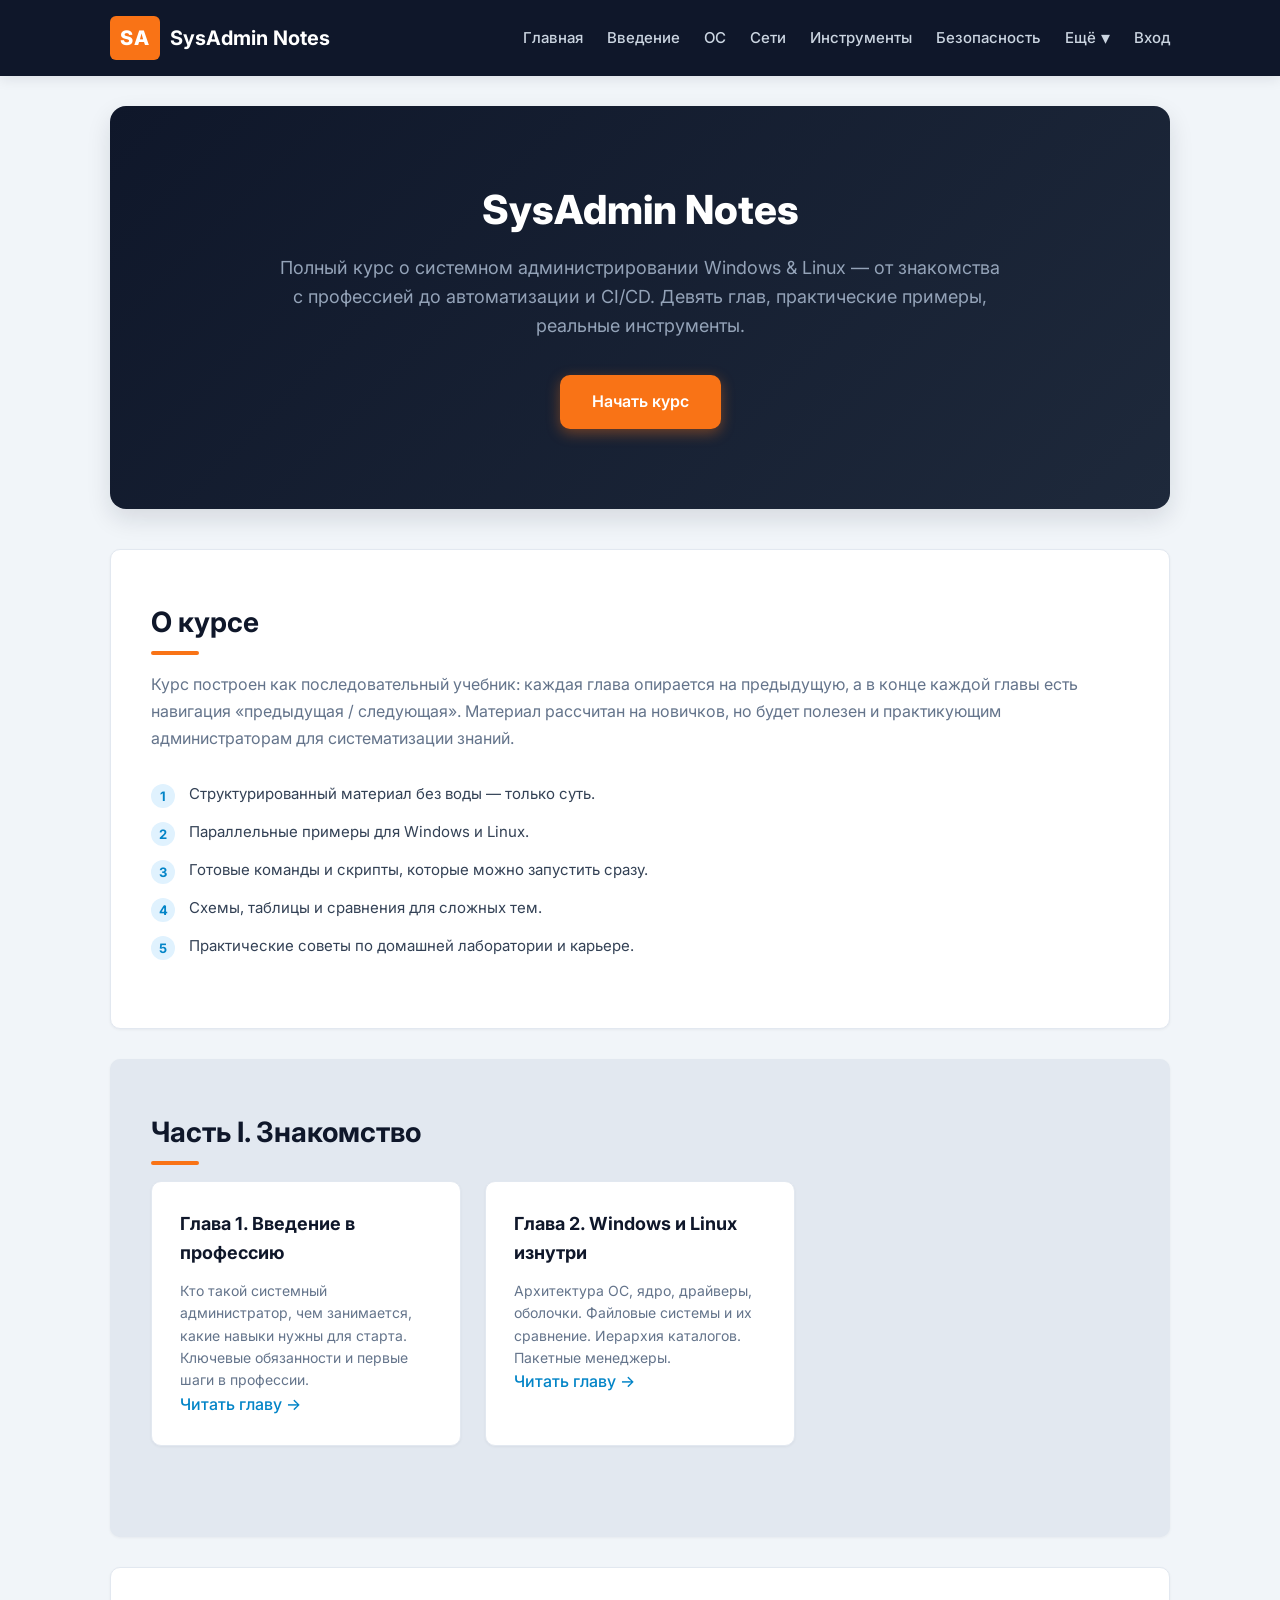
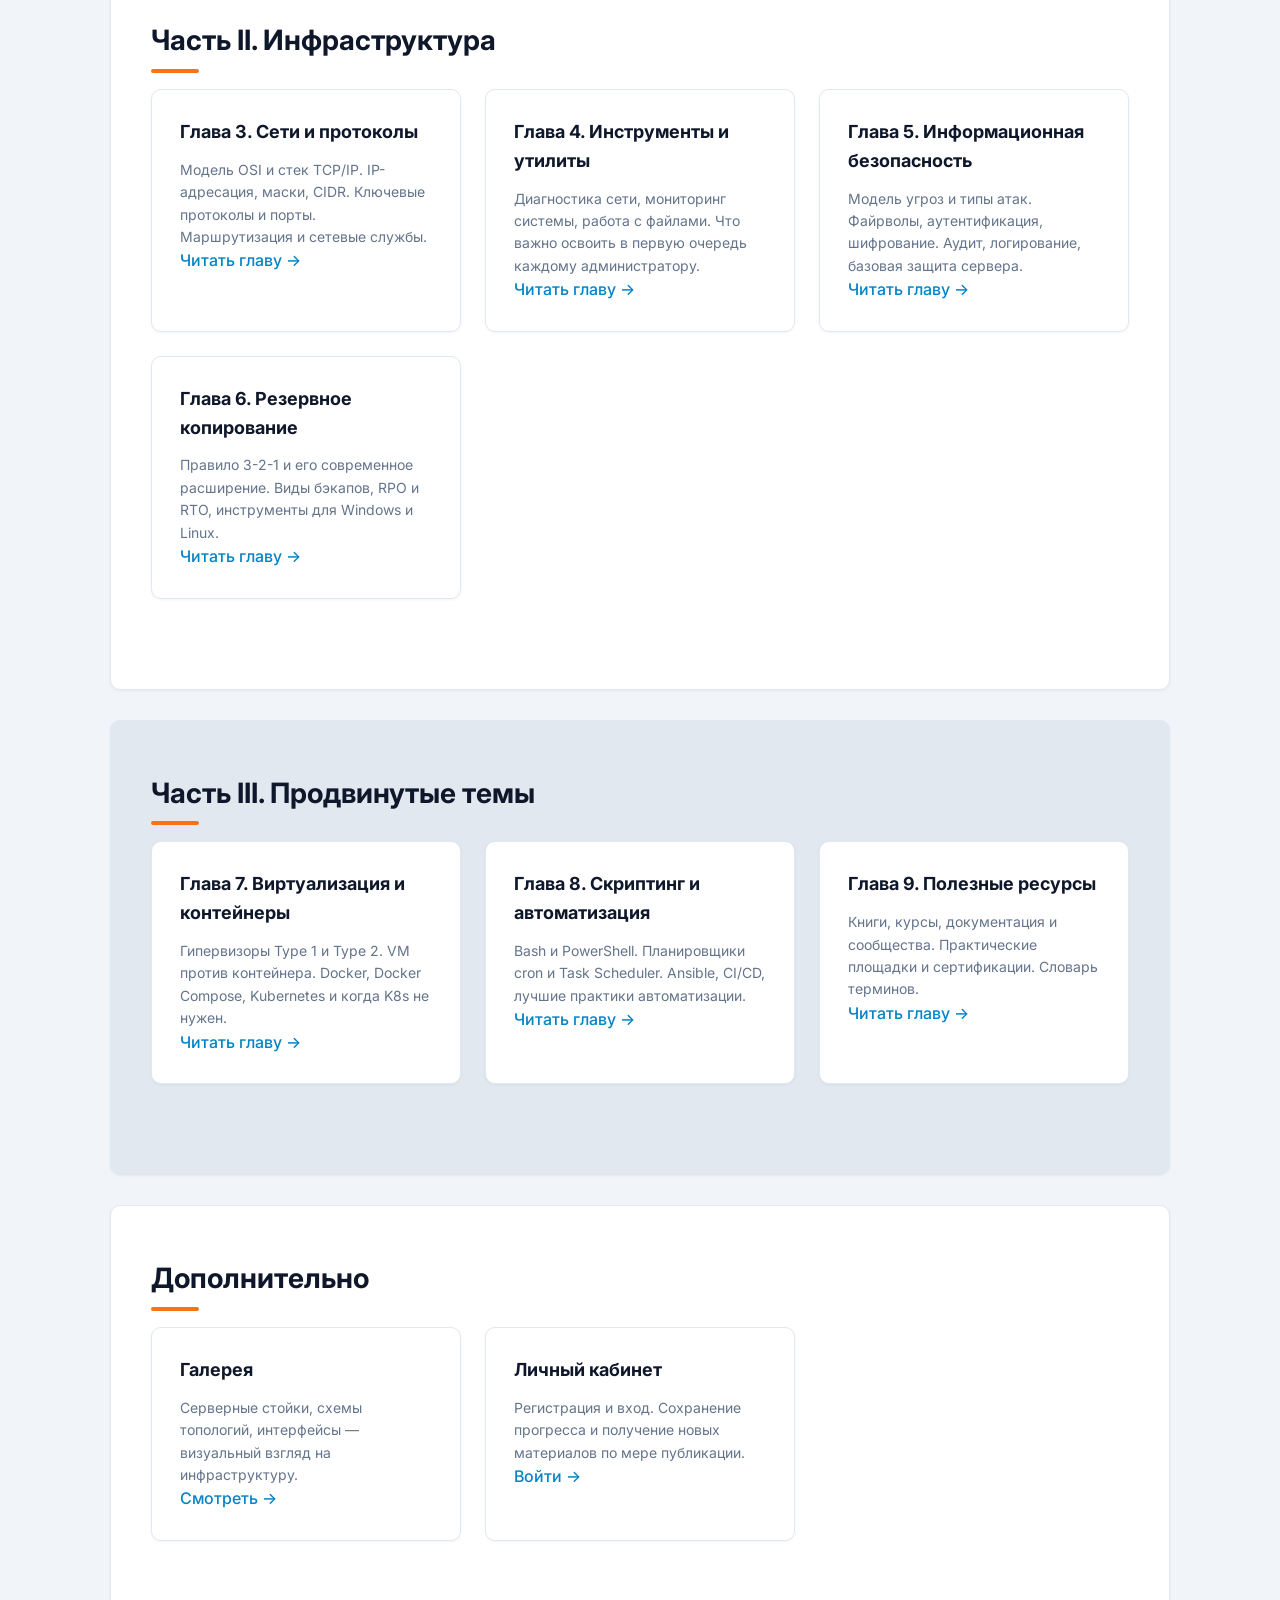
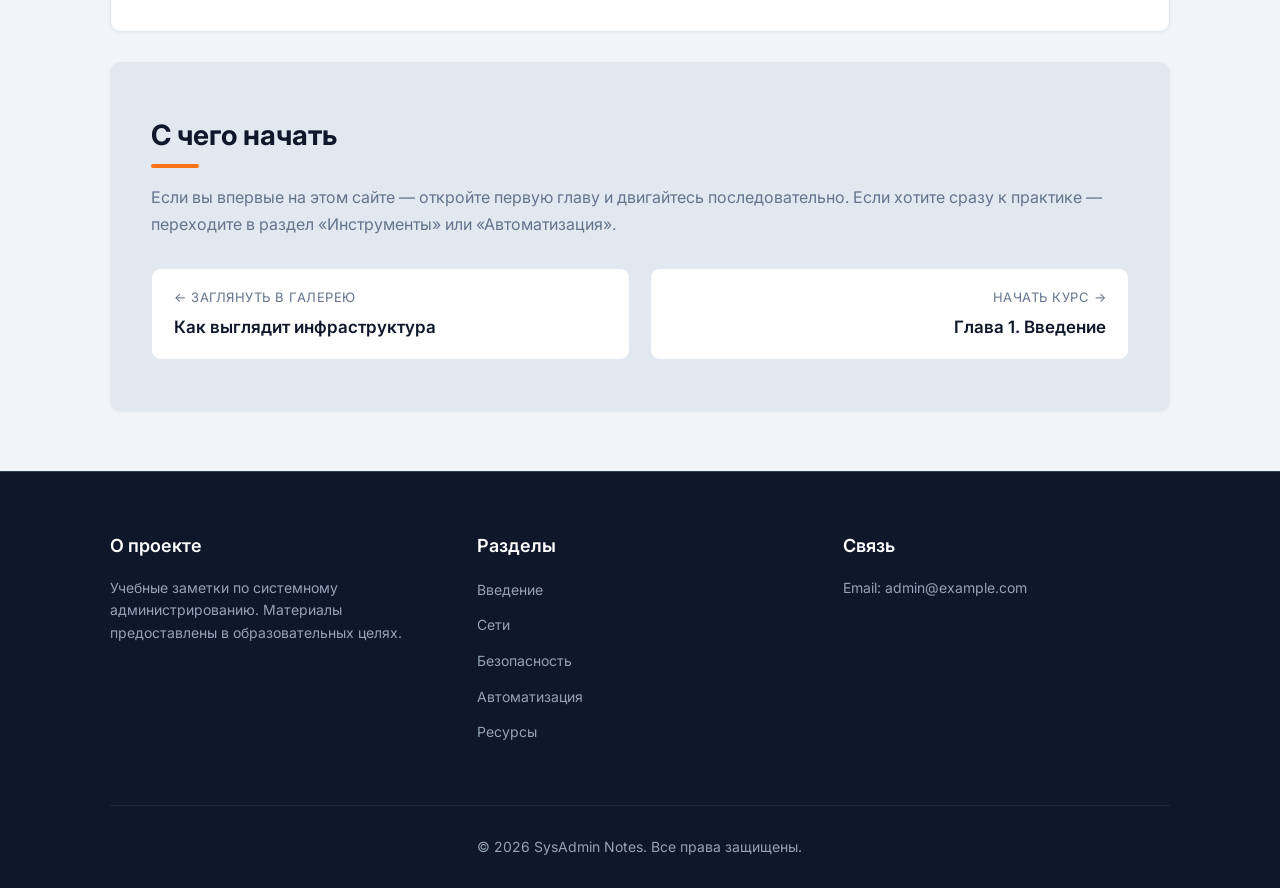
<file: project-root/html/index.html>
<!DOCTYPE html>
<html lang="ru">

<head>
    <meta charset="UTF-8">
    <meta name="viewport" content="width=device-width, initial-scale=1.0">
    <link rel="stylesheet" href="../css/main.css">
    <title>SysAdmin Notes &mdash; главная</title>
</head>

<body>
    <header class="site-header">
        <div class="container">
            <div class="logo">
                <span class="logo-mark">SA</span>
                <span class="logo-text">SysAdmin Notes</span>
            </div>

            <input type="checkbox" id="menu-toggle" class="menu-toggle" hidden>
            <label for="menu-toggle" class="burger" aria-label="Открыть меню">
                <span></span><span></span><span></span>
            </label>

            <nav class="main-nav">
                <ul class="nav-list">
                    <li class="nav-item"><a class="nav-link" href="./index.html">Главная</a></li>
                    <li class="nav-item"><a class="nav-link" href="./intro.html">Введение</a></li>
                    <li class="nav-item"><a class="nav-link" href="./os.html">ОС</a></li>
                    <li class="nav-item"><a class="nav-link" href="./networks.html">Сети</a></li>
                    <li class="nav-item"><a class="nav-link" href="./tools.html">Инструменты</a></li>
                    <li class="nav-item"><a class="nav-link" href="./security.html">Безопасность</a></li>
                    <li class="nav-item nav-item-dropdown">
                        <a class="nav-link nav-link-dropdown" href="#more" aria-haspopup="true" aria-expanded="false">
                            Ещё <span class="dropdown-arrow">&dtrif;</span>
                        </a>
                        <ul class="dropdown-menu">
                            <li><a class="dropdown-link" href="./backup.html">Резервное копирование</a></li>
                            <li><a class="dropdown-link" href="./virtualization.html">Виртуализация</a></li>
                            <li><a class="dropdown-link" href="./automation.html">Автоматизация</a></li>
                            <li><a class="dropdown-link" href="./resources.html">Ресурсы</a></li>
                            <li><a class="dropdown-link" href="./gallery.html">Галерея</a></li>
                        </ul>
                    </li>
                    <li class="nav-item"><a class="nav-link" href="./auth.html">Вход</a></li>
                </ul>
            </nav>
        </div>
    </header>

    <main class="content">
        <section class="hero">
            <h1 class="hero-title">SysAdmin Notes</h1>
            <p class="hero-subtitle">
                Полный курс о системном администрировании Windows &amp; Linux &mdash;
                от знакомства с профессией до автоматизации и CI/CD.
                Девять глав, практические примеры, реальные инструменты.
            </p>
            <a class="btn btn-primary" href="./intro.html">Начать курс</a>
        </section>

        <section class="section">
            <h2 class="section-title">О курсе</h2>
            <p class="section-text">
                Курс построен как последовательный учебник: каждая глава опирается на предыдущую,
                а в конце каждой главы есть навигация «предыдущая / следующая». Материал рассчитан
                на новичков, но будет полезен и практикующим администраторам для систематизации знаний.
            </p>

            <ul class="skills-list">
                <li class="skills-item">Структурированный материал без воды &mdash; только суть.</li>
                <li class="skills-item">Параллельные примеры для Windows и Linux.</li>
                <li class="skills-item">Готовые команды и скрипты, которые можно запустить сразу.</li>
                <li class="skills-item">Схемы, таблицы и сравнения для сложных тем.</li>
                <li class="skills-item">Практические советы по домашней лаборатории и карьере.</li>
            </ul>
        </section>

        <section class="section section-alt">
            <h2 class="section-title">Часть I. Знакомство</h2>

            <div class="cards">
                <article class="card">
                    <h3 class="card-title">Глава 1. Введение в профессию</h3>
                    <p class="card-text">
                        Кто такой системный администратор, чем занимается, какие навыки
                        нужны для старта. Ключевые обязанности и первые шаги в профессии.
                    </p>
                    <a class="doc-link" href="./intro.html">Читать главу &rarr;</a>
                </article>

                <article class="card">
                    <h3 class="card-title">Глава 2. Windows и Linux изнутри</h3>
                    <p class="card-text">
                        Архитектура ОС, ядро, драйверы, оболочки. Файловые системы и их
                        сравнение. Иерархия каталогов. Пакетные менеджеры.
                    </p>
                    <a class="doc-link" href="./os.html">Читать главу &rarr;</a>
                </article>
            </div>
        </section>

        <section class="section">
            <h2 class="section-title">Часть II. Инфраструктура</h2>

            <div class="cards">
                <article class="card">
                    <h3 class="card-title">Глава 3. Сети и протоколы</h3>
                    <p class="card-text">
                        Модель OSI и стек TCP/IP. IP-адресация, маски, CIDR. Ключевые
                        протоколы и порты. Маршрутизация и сетевые службы.
                    </p>
                    <a class="doc-link" href="./networks.html">Читать главу &rarr;</a>
                </article>

                <article class="card">
                    <h3 class="card-title">Глава 4. Инструменты и утилиты</h3>
                    <p class="card-text">
                        Диагностика сети, мониторинг системы, работа с файлами.
                        Что важно освоить в первую очередь каждому администратору.
                    </p>
                    <a class="doc-link" href="./tools.html">Читать главу &rarr;</a>
                </article>

                <article class="card">
                    <h3 class="card-title">Глава 5. Информационная безопасность</h3>
                    <p class="card-text">
                        Модель угроз и типы атак. Файрволы, аутентификация, шифрование.
                        Аудит, логирование, базовая защита сервера.
                    </p>
                    <a class="doc-link" href="./security.html">Читать главу &rarr;</a>
                </article>

                <article class="card">
                    <h3 class="card-title">Глава 6. Резервное копирование</h3>
                    <p class="card-text">
                        Правило 3-2-1 и его современное расширение. Виды бэкапов,
                        RPO и RTO, инструменты для Windows и Linux.
                    </p>
                    <a class="doc-link" href="./backup.html">Читать главу &rarr;</a>
                </article>
            </div>
        </section>

        <section class="section section-alt">
            <h2 class="section-title">Часть III. Продвинутые темы</h2>

            <div class="cards">
                <article class="card">
                    <h3 class="card-title">Глава 7. Виртуализация и контейнеры</h3>
                    <p class="card-text">
                        Гипервизоры Type 1 и Type 2. VM против контейнера. Docker,
                        Docker Compose, Kubernetes и когда K8s не нужен.
                    </p>
                    <a class="doc-link" href="./virtualization.html">Читать главу &rarr;</a>
                </article>

                <article class="card">
                    <h3 class="card-title">Глава 8. Скриптинг и автоматизация</h3>
                    <p class="card-text">
                        Bash и PowerShell. Планировщики cron и Task Scheduler.
                        Ansible, CI/CD, лучшие практики автоматизации.
                    </p>
                    <a class="doc-link" href="./automation.html">Читать главу &rarr;</a>
                </article>

                <article class="card">
                    <h3 class="card-title">Глава 9. Полезные ресурсы</h3>
                    <p class="card-text">
                        Книги, курсы, документация и сообщества. Практические площадки
                        и сертификации. Словарь терминов.
                    </p>
                    <a class="doc-link" href="./resources.html">Читать главу &rarr;</a>
                </article>
            </div>
        </section>

        <section class="section">
            <h2 class="section-title">Дополнительно</h2>

            <div class="cards">
                <article class="card">
                    <h3 class="card-title">Галерея</h3>
                    <p class="card-text">
                        Серверные стойки, схемы топологий, интерфейсы &mdash; визуальный
                        взгляд на инфраструктуру.
                    </p>
                    <a class="doc-link" href="./gallery.html">Смотреть &rarr;</a>
                </article>

                <article class="card">
                    <h3 class="card-title">Личный кабинет</h3>
                    <p class="card-text">
                        Регистрация и вход. Сохранение прогресса и получение
                        новых материалов по мере публикации.
                    </p>
                    <a class="doc-link" href="./auth.html">Войти &rarr;</a>
                </article>
            </div>
        </section>

        <section class="section section-alt">
            <h2 class="section-title">С чего начать</h2>
            <p class="section-text">
                Если вы впервые на этом сайте &mdash; откройте первую главу и двигайтесь
                последовательно. Если хотите сразу к практике &mdash; переходите в раздел
                «Инструменты» или «Автоматизация».
            </p>

            <div class="chapter-nav">
                <a class="chapter-link chapter-link-prev" href="./gallery.html">
                    <span class="chapter-label">&larr; Заглянуть в галерею</span>
                    <span class="chapter-title">Как выглядит инфраструктура</span>
                </a>
                <a class="chapter-link chapter-link-next" href="./intro.html">
                    <span class="chapter-label">Начать курс &rarr;</span>
                    <span class="chapter-title">Глава 1. Введение</span>
                </a>
            </div>
        </section>
    </main>

    <footer class="site-footer" id="contacts">
        <div class="container footer-grid">
            <div class="footer-column">
                <h4 class="footer-title">О проекте</h4>
                <p class="footer-text">
                    Учебные заметки по системному администрированию.
                    Материалы предоставлены в образовательных целях.
                </p>
            </div>
            <div class="footer-column">
                <h4 class="footer-title">Разделы</h4>
                <ul class="footer-list">
                    <li class="footer-item"><a class="footer-link" href="./intro.html">Введение</a></li>
                    <li class="footer-item"><a class="footer-link" href="./networks.html">Сети</a></li>
                    <li class="footer-item"><a class="footer-link" href="./security.html">Безопасность</a></li>
                    <li class="footer-item"><a class="footer-link" href="./automation.html">Автоматизация</a></li>
                    <li class="footer-item"><a class="footer-link" href="./resources.html">Ресурсы</a></li>
                </ul>
            </div>
            <div class="footer-column">
                <h4 class="footer-title">Связь</h4>
                <p class="footer-text">
                    Email: <a class="footer-link" href="mailto:admin@example.com">admin@example.com</a>
                </p>
            </div>
            <div class="footer-bottom">
                <p class="copyright">&copy; 2026 SysAdmin Notes. Все права защищены.</p>
            </div>
        </div>
    </footer>
</body>

</html>
</file>
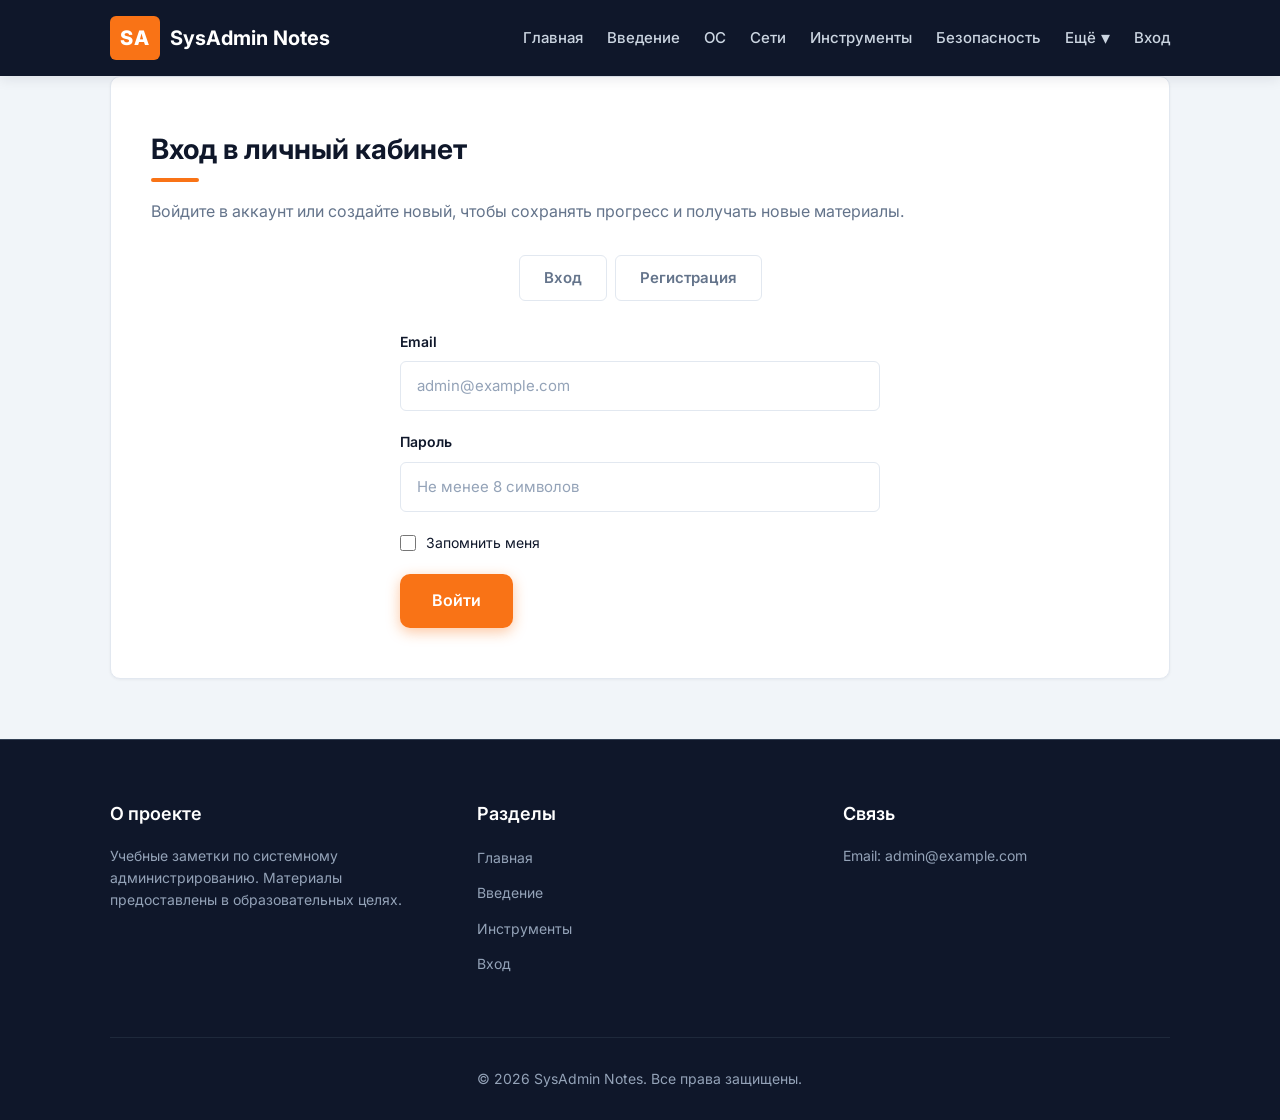
<file: project-root/html/auth.html>
<!DOCTYPE html>
<html lang="ru">

<head>
    <meta charset="UTF-8">
    <meta name="viewport" content="width=device-width, initial-scale=1.0">
    <link rel="stylesheet" href="../css/main.css">
    <title>Вход &mdash; SysAdmin Notes</title>
</head>

<body>
    <header class="site-header">
        <div class="container">
            <div class="logo">
                <span class="logo-mark">SA</span>
                <span class="logo-text">SysAdmin Notes</span>
            </div>

            <input type="checkbox" id="menu-toggle" class="menu-toggle" hidden>
            <label for="menu-toggle" class="burger" aria-label="Открыть меню">
                <span></span><span></span><span></span>
            </label>

            <nav class="main-nav">
                <ul class="nav-list">
                    <li class="nav-item"><a class="nav-link" href="./index.html">Главная</a></li>
                    <li class="nav-item"><a class="nav-link" href="./intro.html">Введение</a></li>
                    <li class="nav-item"><a class="nav-link" href="./os.html">ОС</a></li>
                    <li class="nav-item"><a class="nav-link" href="./networks.html">Сети</a></li>
                    <li class="nav-item"><a class="nav-link" href="./tools.html">Инструменты</a></li>
                    <li class="nav-item"><a class="nav-link" href="./security.html">Безопасность</a></li>
                    <li class="nav-item nav-item-dropdown">
                        <a class="nav-link nav-link-dropdown" href="#more" aria-haspopup="true" aria-expanded="false">
                            Ещё <span class="dropdown-arrow">&dtrif;</span>
                        </a>
                        <ul class="dropdown-menu">
                            <li><a class="dropdown-link" href="./backup.html">Резервное копирование</a></li>
                            <li><a class="dropdown-link" href="./virtualization.html">Виртуализация</a></li>
                            <li><a class="dropdown-link" href="./automation.html">Автоматизация</a></li>
                            <li><a class="dropdown-link" href="./resources.html">Ресурсы</a></li>
                            <li><a class="dropdown-link" href="./gallery.html">Галерея</a></li>
                        </ul>
                    </li>
                    <li class="nav-item"><a class="nav-link" href="./auth.html">Вход</a></li>
                </ul>
            </nav>
        </div>
    </header>

    <main class="content">
        <section class="section auth-section">
            <h2 class="section-title">Вход в личный кабинет</h2>
            <p class="section-text">
                Войдите в аккаунт или создайте новый, чтобы сохранять прогресс и получать
                новые материалы.
            </p>

            <div class="auth-switch">
                <a class="auth-switch-link" href="#login">Вход</a>
                <a class="auth-switch-link" href="#register">Регистрация</a>
            </div>

            <div class="auth-panel" id="login">
                <form class="form" action="#" method="post" novalidate>
                    <div class="form-group">
                        <label class="form-label" for="login-email">Email</label>
                        <input class="form-input" type="email" id="login-email" name="login-email"
                            placeholder="admin@example.com" autocomplete="email" required>
                        <span class="form-error">Введите корректный email</span>
                    </div>

                    <div class="form-group">
                        <label class="form-label" for="login-password">Пароль</label>
                        <input class="form-input" type="password" id="login-password" name="login-password"
                            placeholder="Не менее 8 символов" autocomplete="current-password" minlength="8" required>
                        <span class="form-error">Пароль должен быть не короче 8 символов</span>
                    </div>

                    <div class="form-group form-group-inline">
                        <input class="form-checkbox" type="checkbox" id="remember" name="remember">
                        <label class="form-label form-label-checkbox" for="remember">Запомнить меня</label>
                    </div>

                    <button class="btn btn-primary form-submit" type="submit">Войти</button>
                </form>
            </div>

            <div class="auth-panel" id="register">
                <form class="form" action="#" method="post" novalidate>
                    <div class="form-group">
                        <label class="form-label" for="reg-name">Имя</label>
                        <input class="form-input" type="text" id="reg-name" name="reg-name"
                            placeholder="Как к вам обращаться" autocomplete="name" minlength="2" required>
                        <span class="form-error">Имя должно содержать минимум 2 символа</span>
                    </div>

                    <div class="form-group">
                        <label class="form-label" for="reg-email">Email</label>
                        <input class="form-input" type="email" id="reg-email" name="reg-email"
                            placeholder="admin@example.com" autocomplete="email" required>
                        <span class="form-error">Введите корректный email</span>
                    </div>

                    <div class="form-group">
                        <label class="form-label" for="reg-password">Пароль</label>
                        <input class="form-input" type="password" id="reg-password" name="reg-password"
                            placeholder="Не менее 8 символов" autocomplete="new-password" minlength="8" required>
                        <span class="form-error">Пароль должен быть не короче 8 символов</span>
                    </div>

                    <div class="form-group form-group-inline">
                        <input class="form-checkbox" type="checkbox" id="agree" name="agree" required>
                        <label class="form-label form-label-checkbox" for="agree">
                            Согласен с условиями использования
                        </label>
                        <span class="form-error">Подтвердите согласие</span>
                    </div>

                    <button class="btn btn-primary form-submit" type="submit">Создать аккаунт</button>
                </form>
            </div>
        </section>
    </main>

    <footer class="site-footer" id="contacts">
        <div class="container footer-grid">
            <div class="footer-column">
                <h4 class="footer-title">О проекте</h4>
                <p class="footer-text">
                    Учебные заметки по системному администрированию.
                    Материалы предоставлены в образовательных целях.
                </p>
            </div>
            <div class="footer-column">
                <h4 class="footer-title">Разделы</h4>
                <ul class="footer-list">
                    <li class="footer-item"><a class="footer-link" href="./index.html">Главная</a></li>
                    <li class="footer-item"><a class="footer-link" href="./intro.html">Введение</a></li>
                    <li class="footer-item"><a class="footer-link" href="./tools.html">Инструменты</a></li>
                    <li class="footer-item"><a class="footer-link" href="./auth.html">Вход</a></li>
                </ul>
            </div>
            <div class="footer-column">
                <h4 class="footer-title">Связь</h4>
                <p class="footer-text">
                    Email: <a class="footer-link" href="mailto:admin@example.com">admin@example.com</a>
                </p>
            </div>
            <div class="footer-bottom">
                <p class="copyright">&copy; 2026 SysAdmin Notes. Все права защищены.</p>
            </div>
        </div>
    </footer>
</body>

</html>
</file>
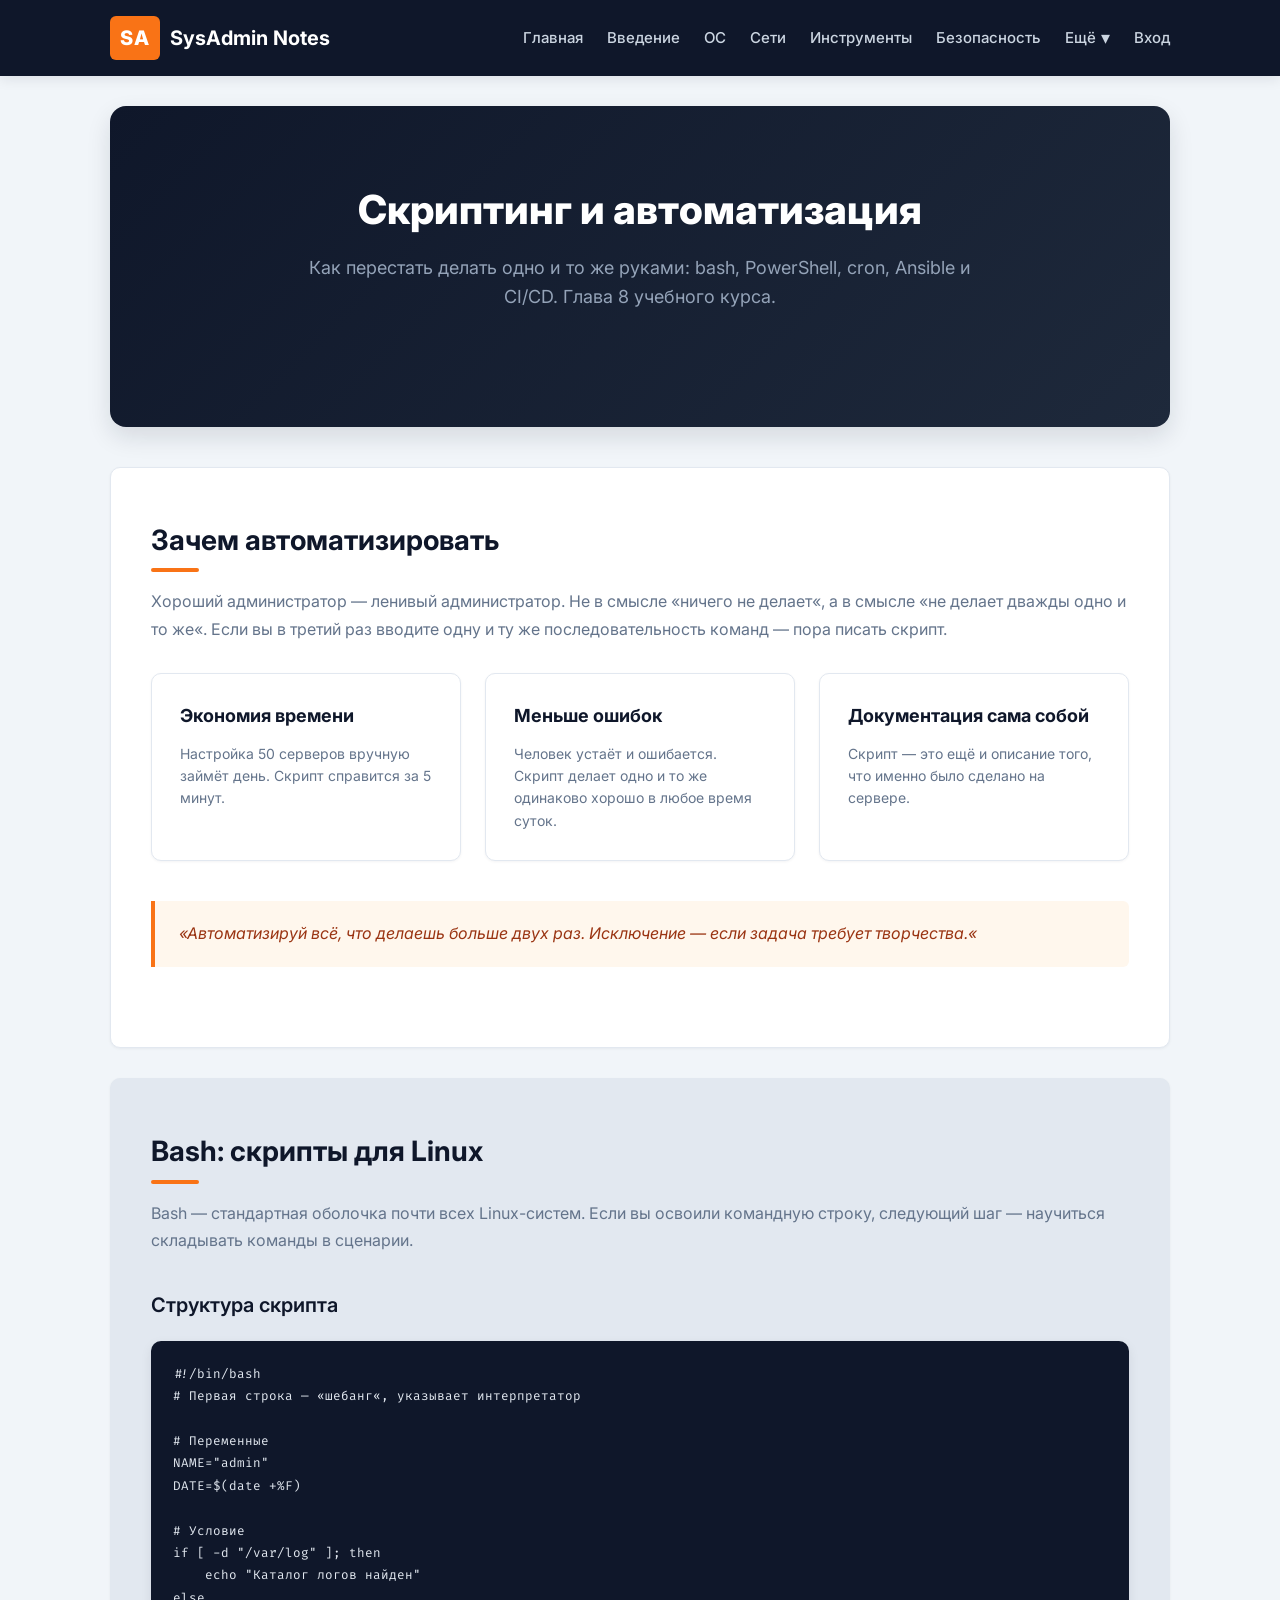
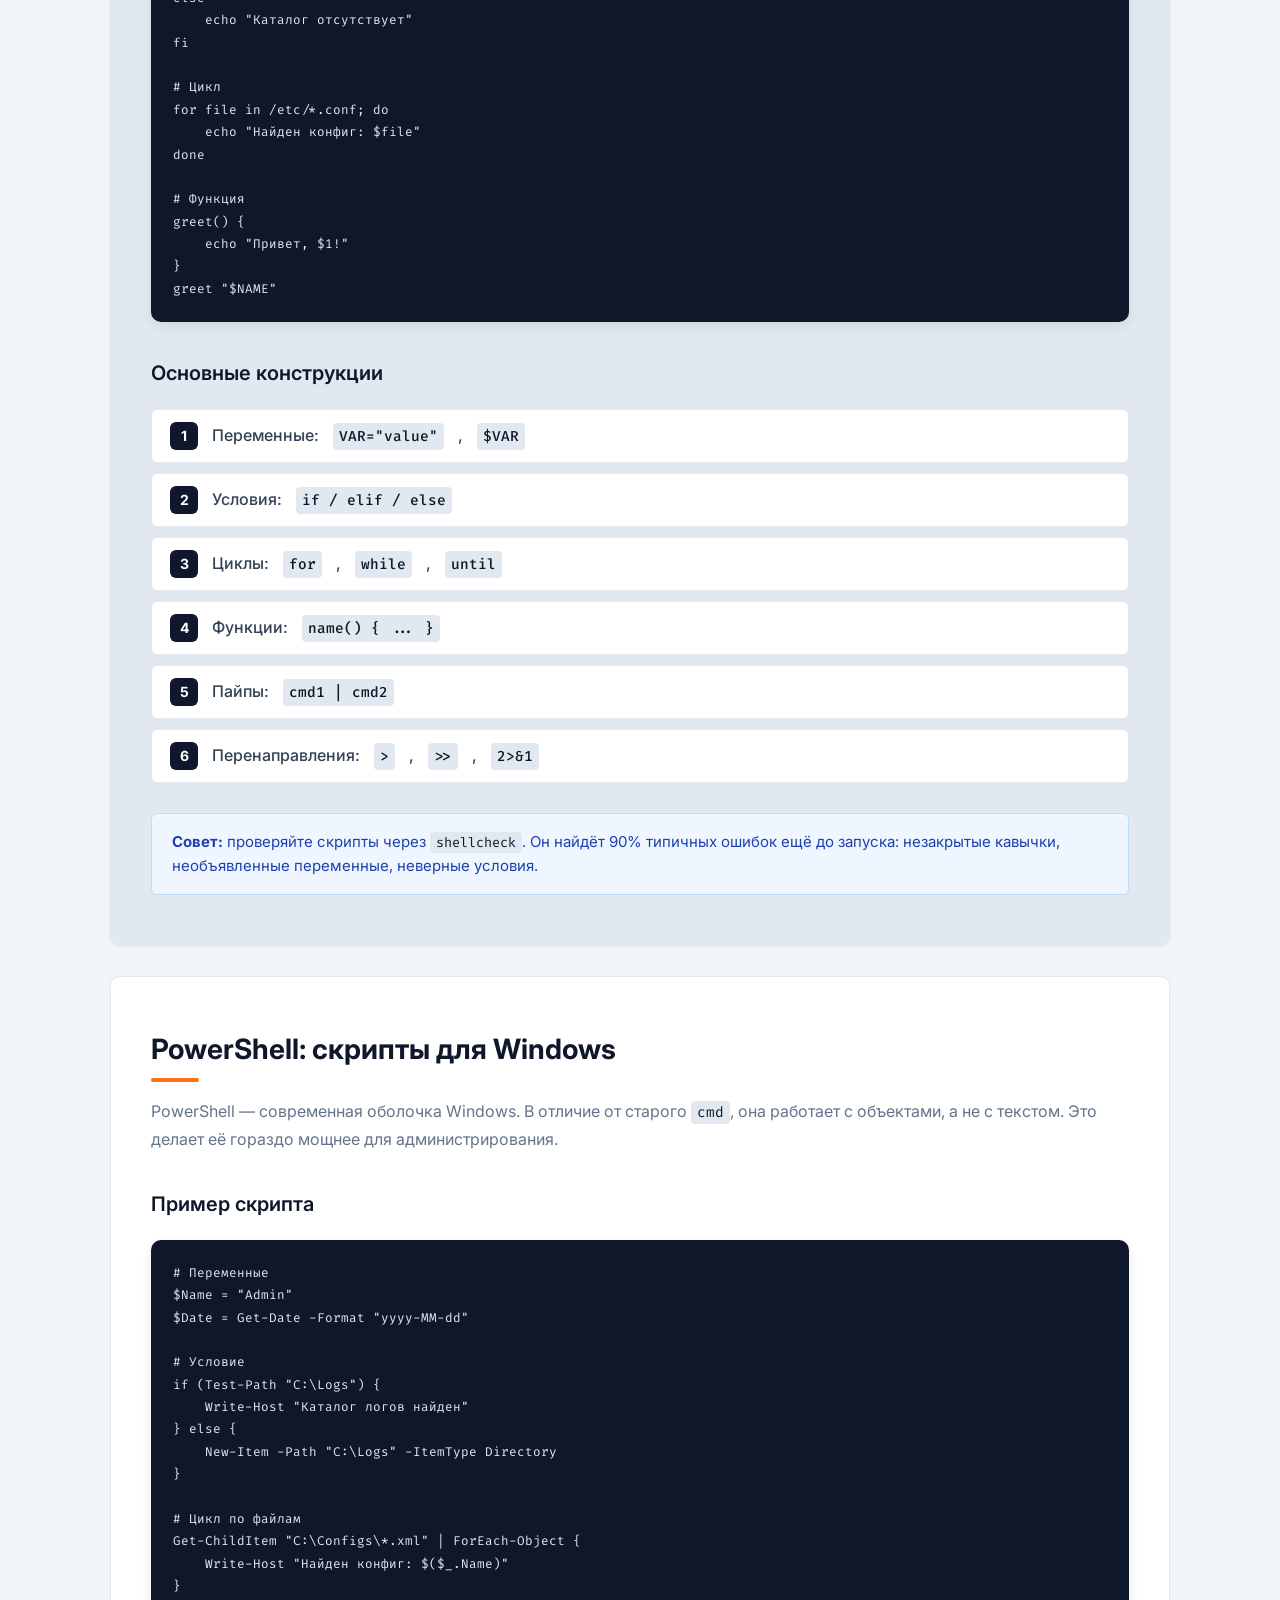
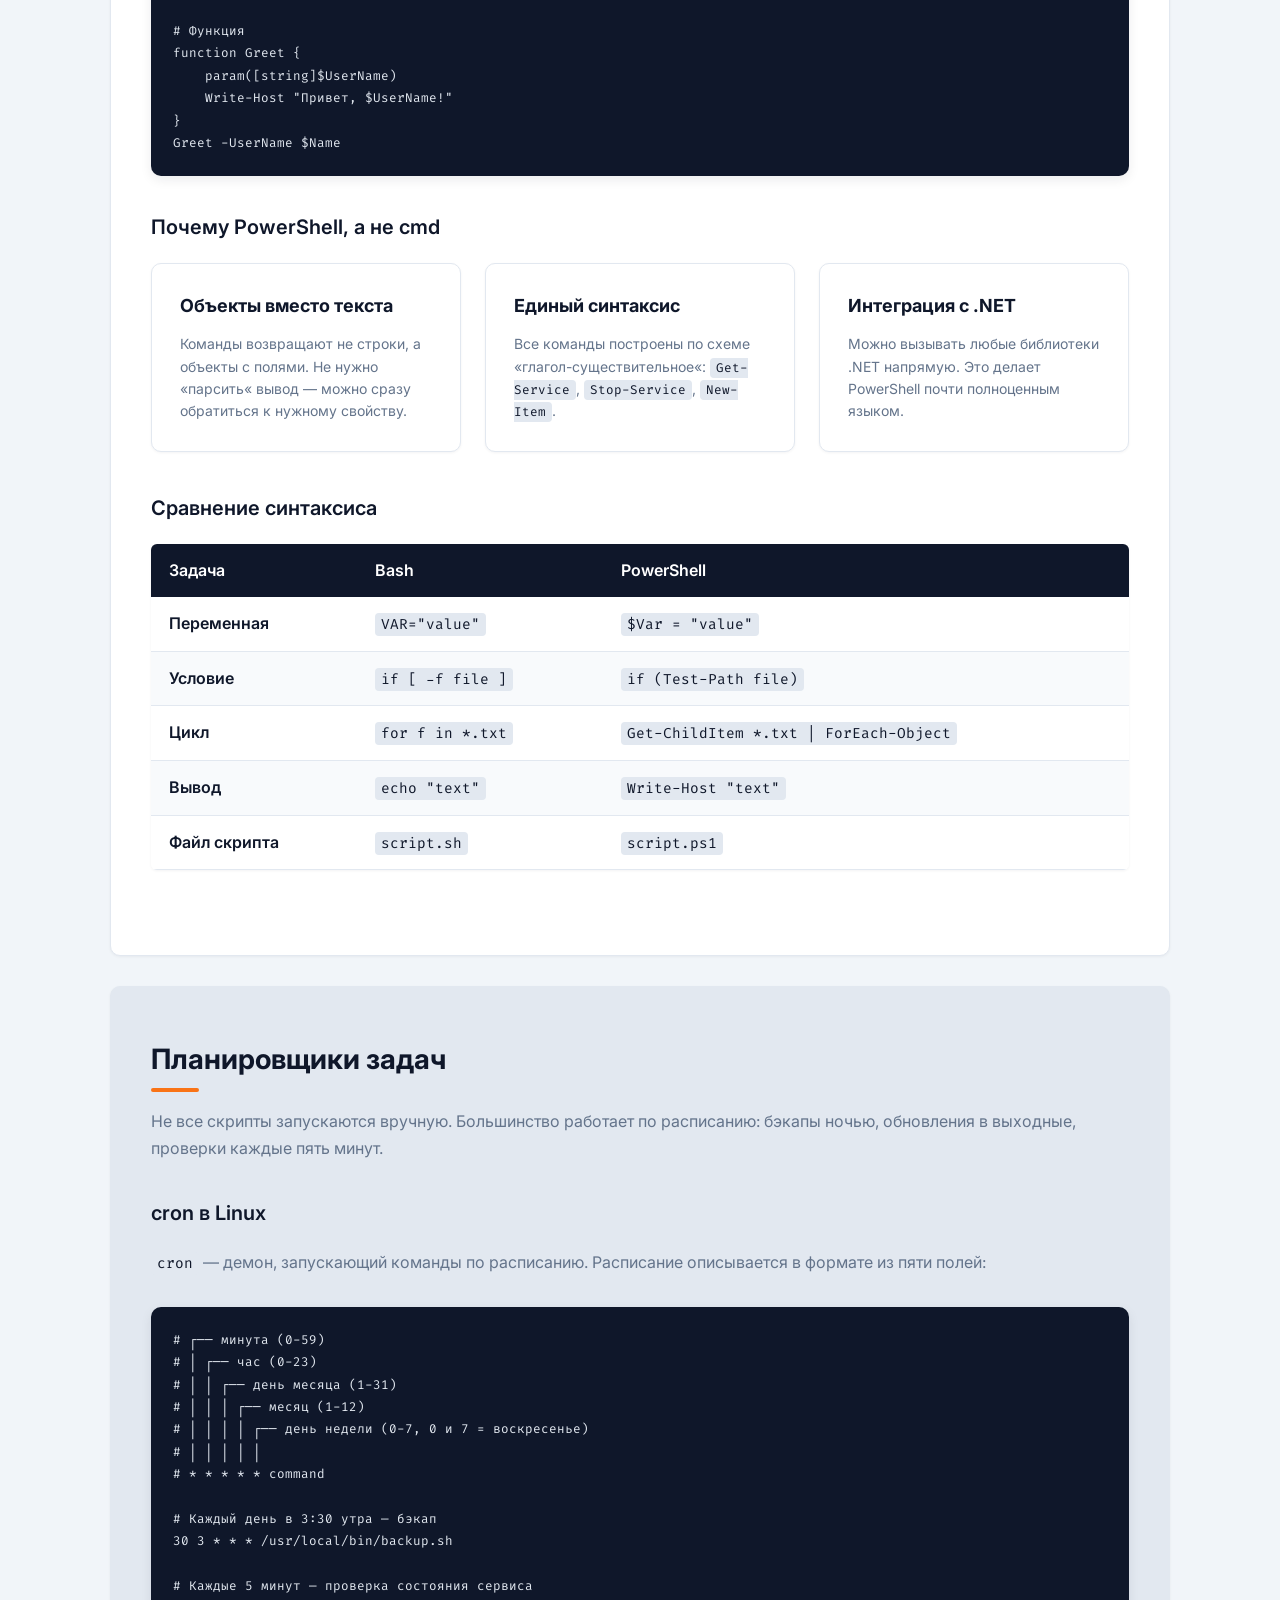
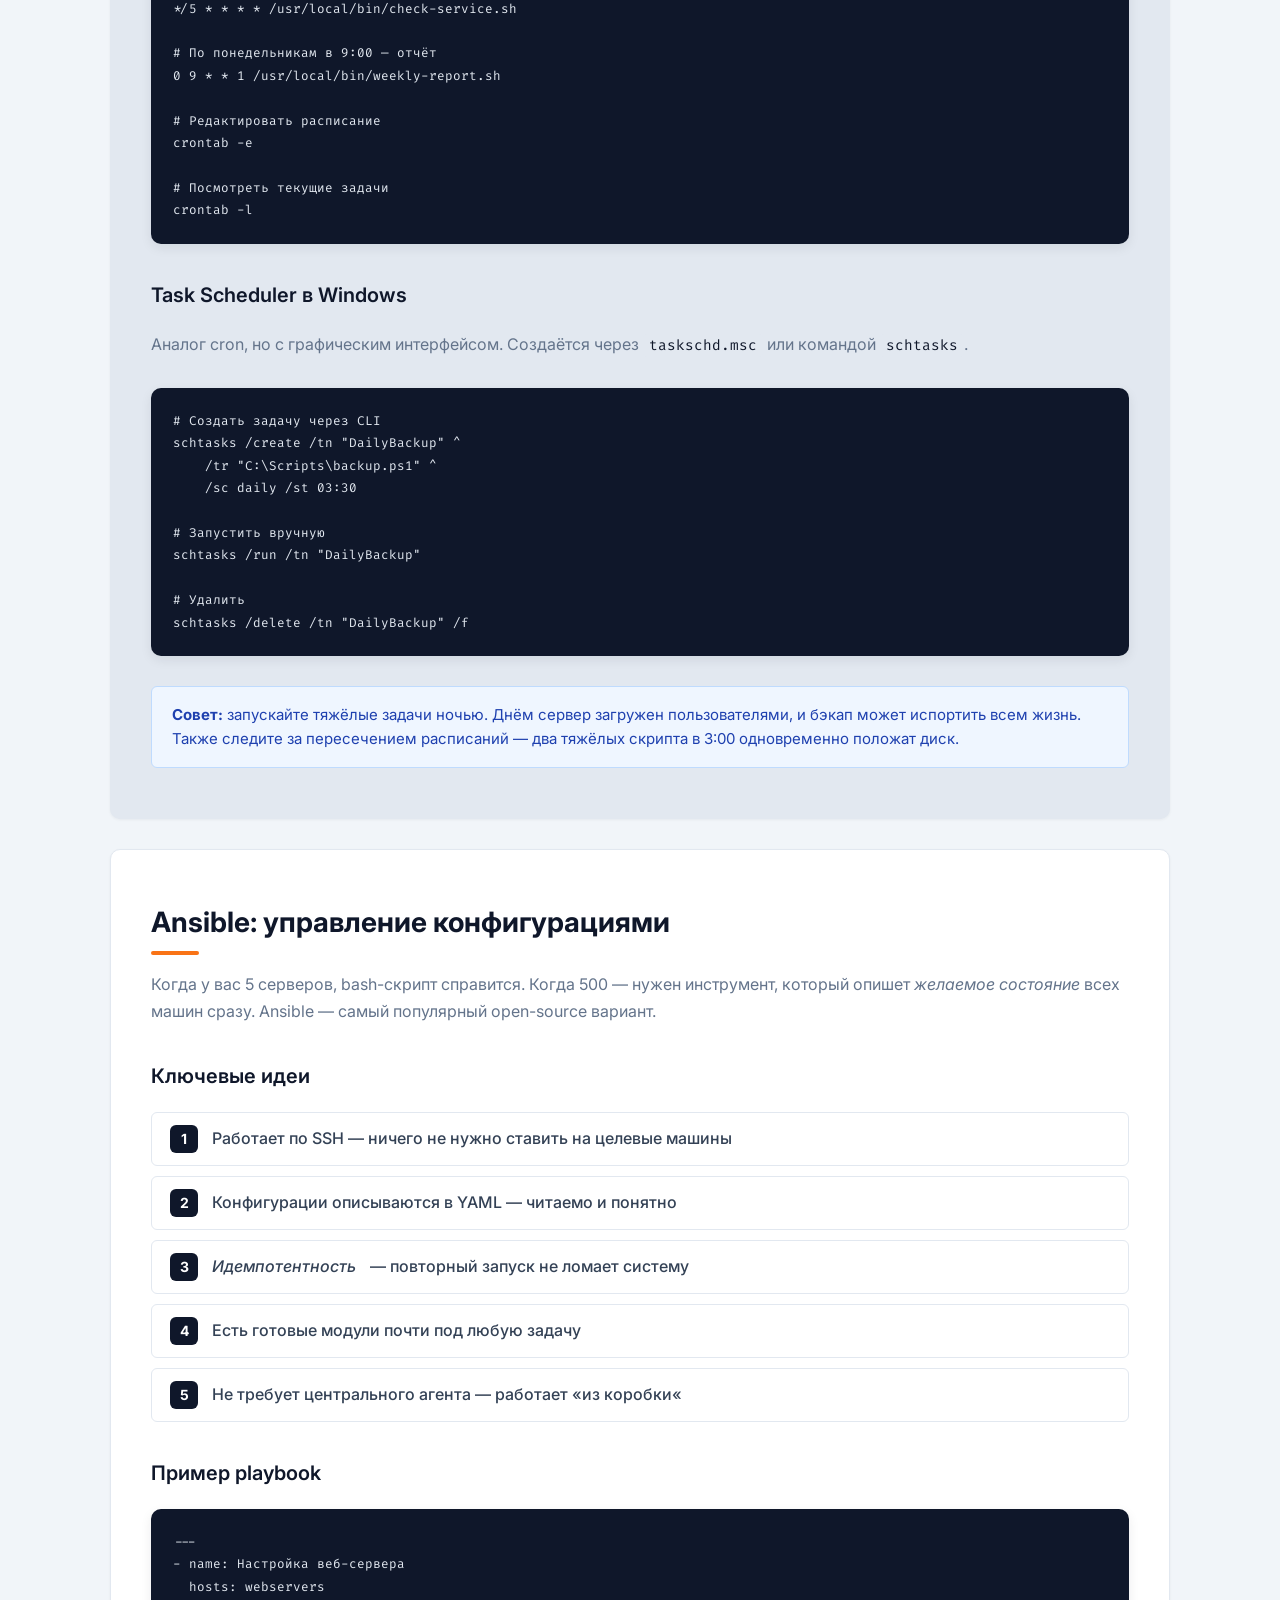
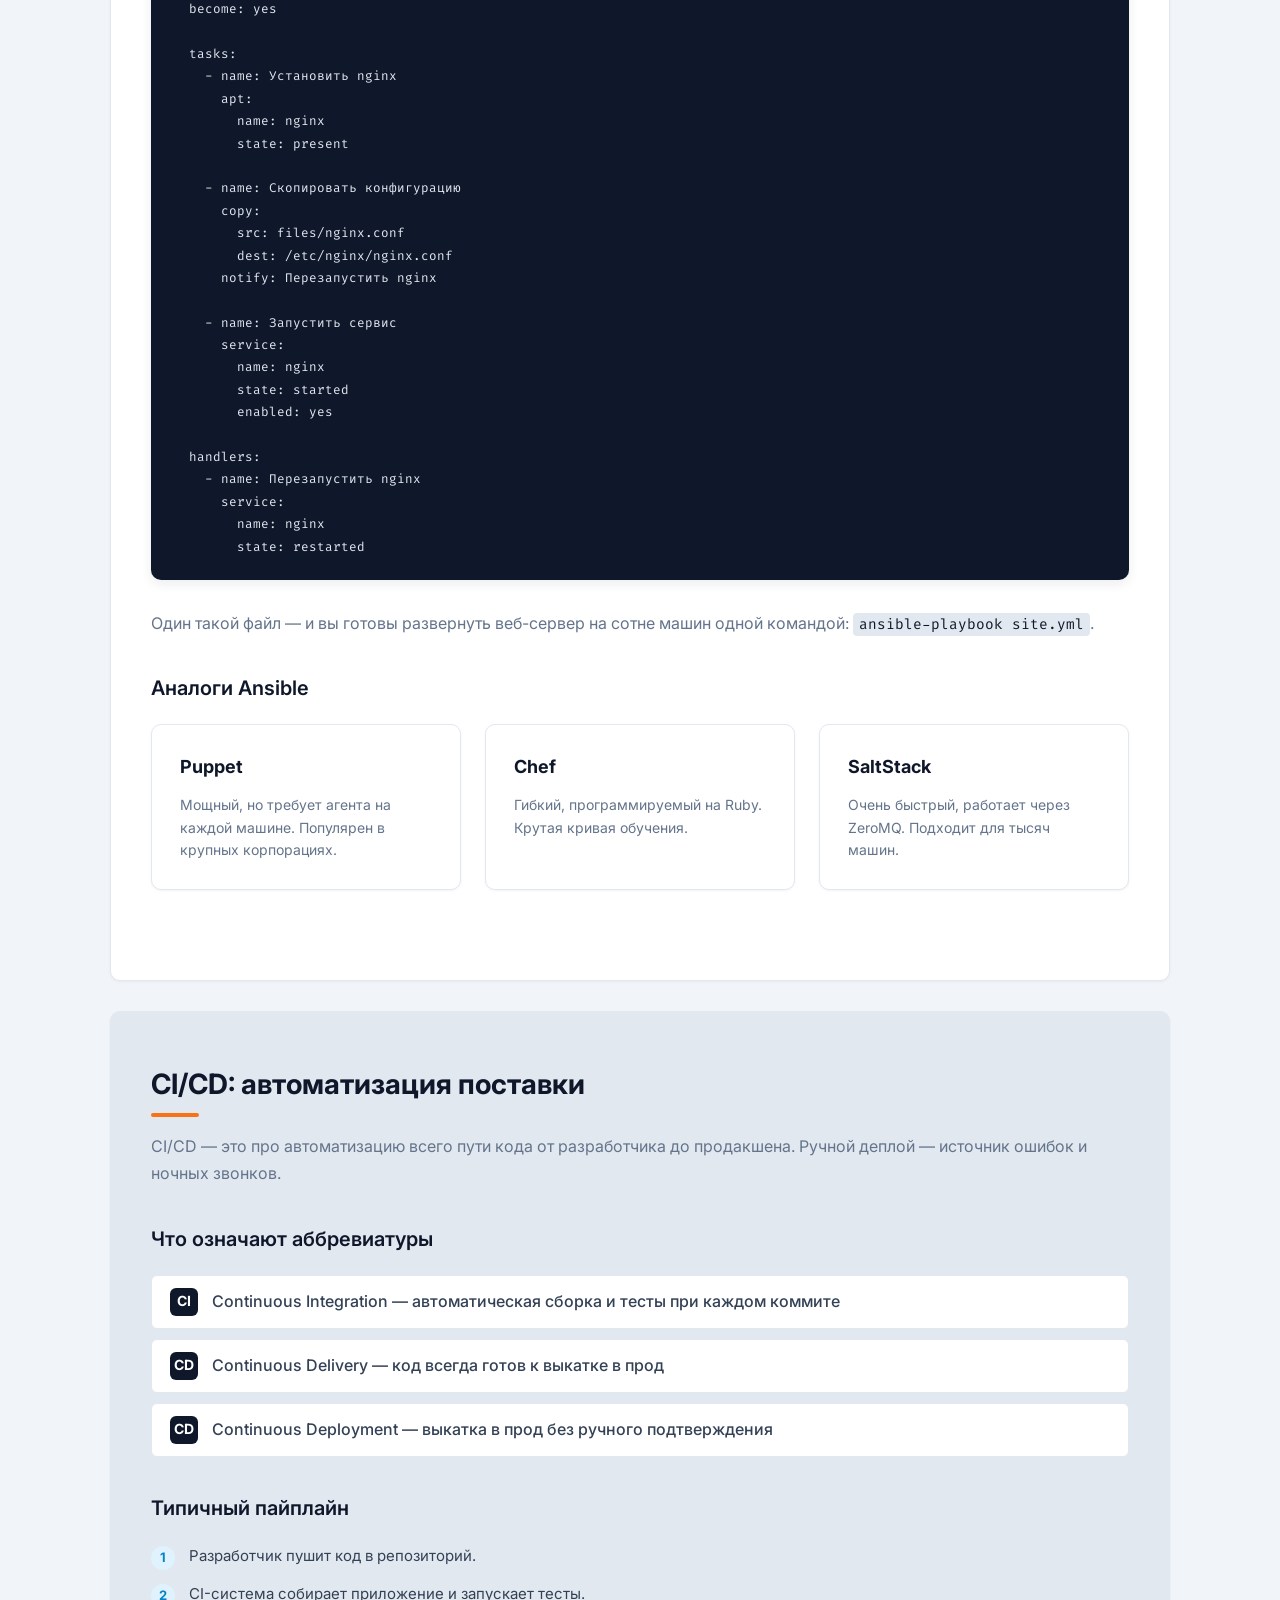
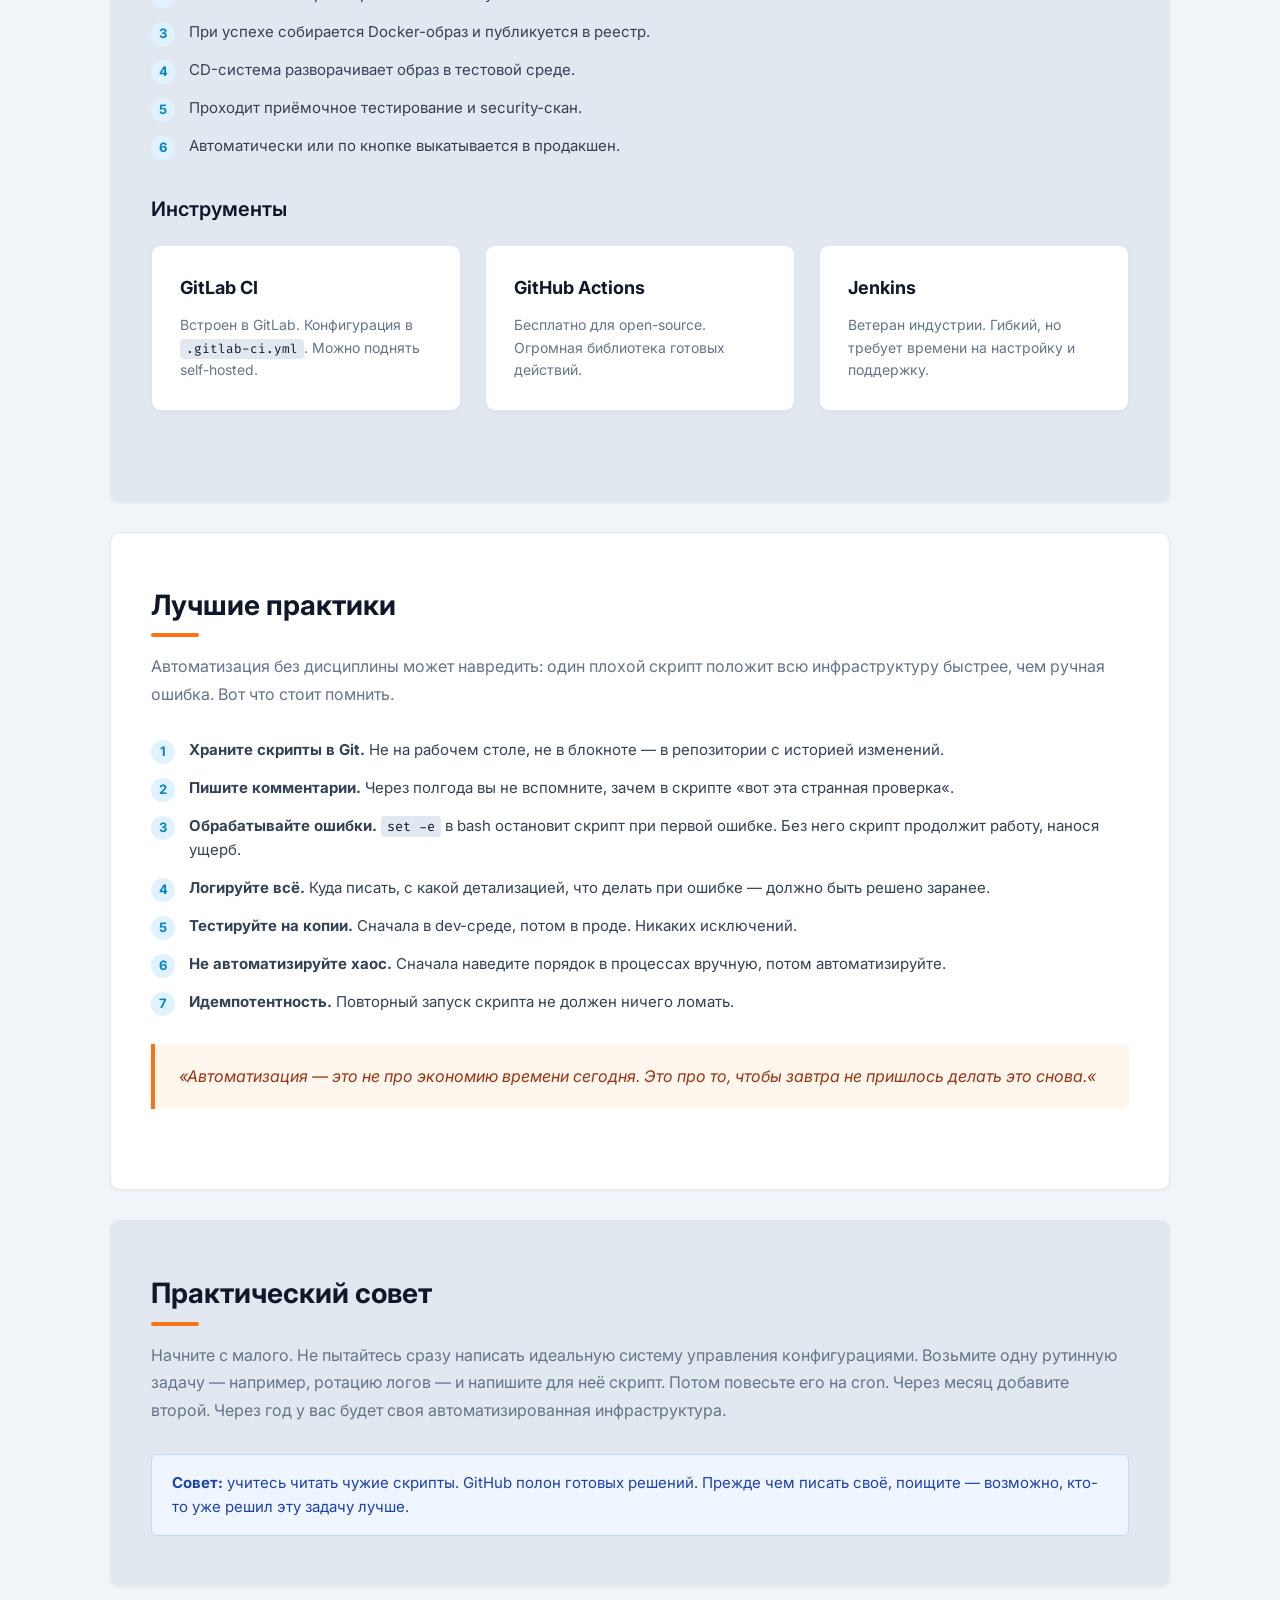
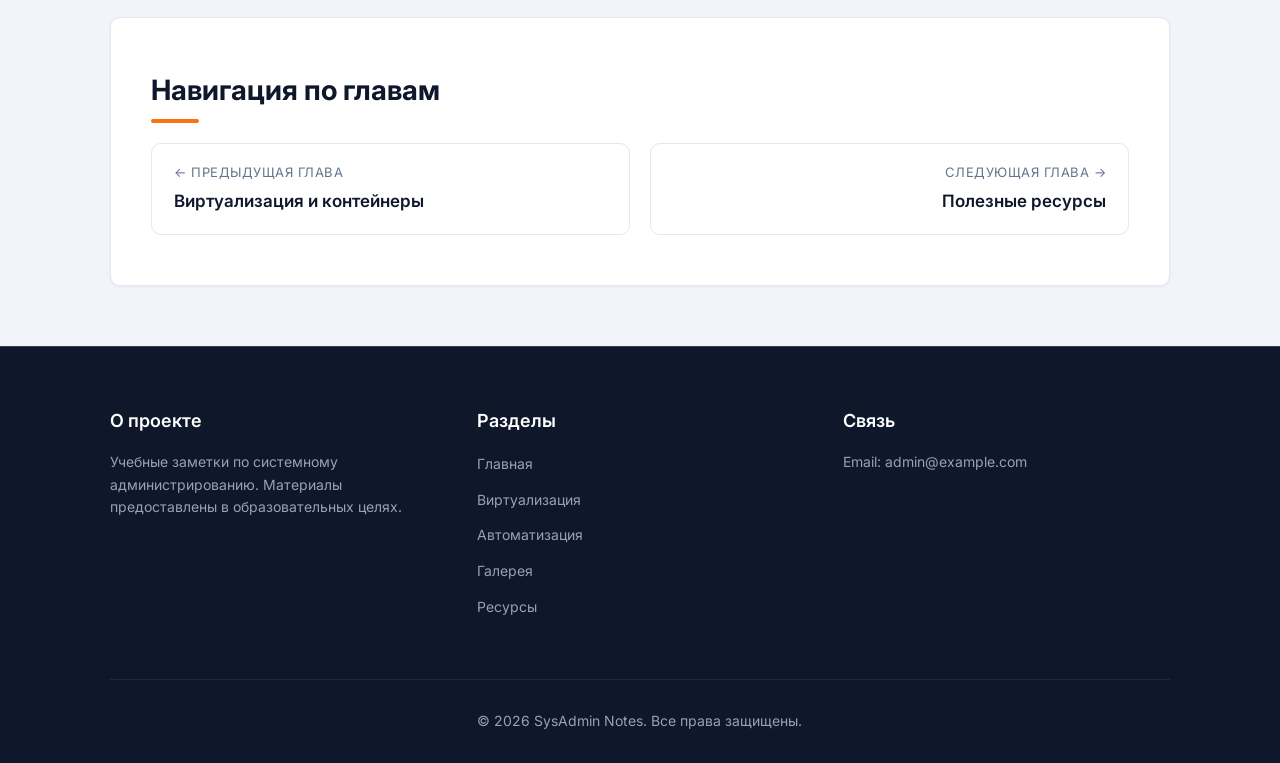
<file: project-root/html/automation.html>
<!DOCTYPE html>
<html lang="ru">

<head>
    <meta charset="UTF-8">
    <meta name="viewport" content="width=device-width, initial-scale=1.0">
    <link rel="stylesheet" href="../css/main.css">
    <title>Скриптинг и автоматизация &mdash; SysAdmin Notes</title>
</head>

<body>
    <header class="site-header">
        <div class="container">
            <div class="logo">
                <span class="logo-mark">SA</span>
                <span class="logo-text">SysAdmin Notes</span>
            </div>
            
            <input type="checkbox" id="menu-toggle" class="menu-toggle" hidden>
            <label for="menu-toggle" class="burger" aria-label="Открыть меню">
                <span></span><span></span><span></span>
            </label>
            
            <nav class="main-nav">
                <ul class="nav-list">
                    <li class="nav-item"><a class="nav-link" href="./index.html">Главная</a></li>
                    <li class="nav-item"><a class="nav-link" href="./intro.html">Введение</a></li>
                    <li class="nav-item"><a class="nav-link" href="./os.html">ОС</a></li>
                    <li class="nav-item"><a class="nav-link" href="./networks.html">Сети</a></li>
                    <li class="nav-item"><a class="nav-link" href="./tools.html">Инструменты</a></li>
                    <li class="nav-item"><a class="nav-link" href="./security.html">Безопасность</a></li>
                    <li class="nav-item nav-item-dropdown">
                        <a class="nav-link nav-link-dropdown" href="#more" aria-haspopup="true" aria-expanded="false">
                            Ещё <span class="dropdown-arrow">&dtrif;</span>
                        </a>
                        <ul class="dropdown-menu">
                            <li><a class="dropdown-link" href="./backup.html">Резервное копирование</a></li>
                            <li><a class="dropdown-link" href="./virtualization.html">Виртуализация</a></li>
                            <li><a class="dropdown-link" href="./automation.html">Автоматизация</a></li>
                            <li><a class="dropdown-link" href="./resources.html">Ресурсы</a></li>
                            <li><a class="dropdown-link" href="./gallery.html">Галерея</a></li>
                        </ul>
                    </li>
                    <li class="nav-item"><a class="nav-link" href="./auth.html">Вход</a></li>
                </ul>
            </nav>
        </div>
    </header>

    <main class="content">
        <section class="hero">
            <h1 class="hero-title">Скриптинг и автоматизация</h1>
            <p class="hero-subtitle">
                Как перестать делать одно и то же руками: bash, PowerShell,
                cron, Ansible и CI/CD. Глава 8 учебного курса.
            </p>
        </section>

        <section class="section">
            <h2 class="section-title">Зачем автоматизировать</h2>
            <p class="section-text">
                Хороший администратор &mdash; ленивый администратор. Не в смысле &laquo;ничего не
                делает&laquo;, а в смысле &laquo;не делает дважды одно и то же&laquo;. Если вы в третий
                раз вводите одну и ту же последовательность команд &mdash; пора писать скрипт.
            </p>

            <div class="cards">
                <article class="card">
                    <h3 class="card-title">Экономия времени</h3>
                    <p class="card-text">
                        Настройка 50 серверов вручную займёт день.
                        Скрипт справится за 5 минут.
                    </p>
                </article>
                <article class="card">
                    <h3 class="card-title">Меньше ошибок</h3>
                    <p class="card-text">
                        Человек устаёт и ошибается. Скрипт делает одно и то же
                        одинаково хорошо в любое время суток.
                    </p>
                </article>
                <article class="card">
                    <h3 class="card-title">Документация сама собой</h3>
                    <p class="card-text">
                        Скрипт &mdash; это ещё и описание того, что именно
                        было сделано на сервере.
                    </p>
                </article>
            </div>

            <blockquote class="quote">
                &laquo;Автоматизируй всё, что делаешь больше двух раз.
                Исключение &mdash; если задача требует творчества.&laquo;
            </blockquote>
        </section>

        <section class="section section-alt">
            <h2 class="section-title">Bash: скрипты для Linux</h2>
            <p class="section-text">
                Bash &mdash; стандартная оболочка почти всех Linux-систем. Если вы
                освоили командную строку, следующий шаг &mdash; научиться складывать
                команды в сценарии.
            </p>

            <h3 class="subsection-title">Структура скрипта</h3>
            <pre class="code-block"><code>#!/bin/bash
# Первая строка — &laquo;шебанг&laquo;, указывает интерпретатор

# Переменные
NAME="admin"
DATE=$(date +%F)

# Условие
if [ -d "/var/log" ]; then
    echo "Каталог логов найден"
else
    echo "Каталог отсутствует"
fi

# Цикл
for file in /etc/*.conf; do
    echo "Найден конфиг: $file"
done

# Функция
greet() {
    echo "Привет, $1!"
}
greet "$NAME"</code></pre>

            <h3 class="subsection-title">Основные конструкции</h3>
            <ul class="osi-list">
                <li class="osi-item"><span class="osi-num">1</span> Переменные: <code>VAR="value"</code>,
                    <code>$VAR</code>
                </li>
                <li class="osi-item"><span class="osi-num">2</span> Условия: <code>if / elif / else</code></li>
                <li class="osi-item"><span class="osi-num">3</span> Циклы: <code>for</code>, <code>while</code>,
                    <code>until</code>
                </li>
                <li class="osi-item"><span class="osi-num">4</span> Функции: <code>name() { ... }</code></li>
                <li class="osi-item"><span class="osi-num">5</span> Пайпы: <code>cmd1 | cmd2</code></li>
                <li class="osi-item"><span class="osi-num">6</span> Перенаправления: <code>&gt;</code>,
                    <code>&gt;&gt;</code>,
                    <code>2&gt;&amp;1</code>
                </li>
            </ul>

            <p class="note">
                <ins>Совет:</ins> проверяйте скрипты через <code>shellcheck</code>. Он
                найдёт 90% типичных ошибок ещё до запуска: незакрытые кавычки,
                необъявленные переменные, неверные условия.
            </p>
        </section>

        <section class="section">
            <h2 class="section-title">PowerShell: скрипты для Windows</h2>
            <p class="section-text">
                PowerShell &mdash; современная оболочка Windows. В отличие от старого
                <code>cmd</code>, она работает с объектами, а не с текстом. Это делает
                её гораздо мощнее для администрирования.
            </p>

            <h3 class="subsection-title">Пример скрипта</h3>
            <pre class="code-block"><code># Переменные
$Name = "Admin"
$Date = Get-Date -Format "yyyy-MM-dd"

# Условие
if (Test-Path "C:\Logs") {
    Write-Host "Каталог логов найден"
} else {
    New-Item -Path "C:\Logs" -ItemType Directory
}

# Цикл по файлам
Get-ChildItem "C:\Configs\*.xml" | ForEach-Object {
    Write-Host "Найден конфиг: $($_.Name)"
}

# Функция
function Greet {
    param([string]$UserName)
    Write-Host "Привет, $UserName!"
}
Greet -UserName $Name</code></pre>

            <h3 class="subsection-title">Почему PowerShell, а не cmd</h3>
            <div class="cards">
                <article class="card">
                    <h3 class="card-title">Объекты вместо текста</h3>
                    <p class="card-text">
                        Команды возвращают не строки, а объекты с полями.
                        Не нужно &laquo;парсить&laquo; вывод &mdash; можно сразу обратиться
                        к нужному свойству.
                    </p>
                </article>
                <article class="card">
                    <h3 class="card-title">Единый синтаксис</h3>
                    <p class="card-text">
                        Все команды построены по схеме &laquo;глагол-существительное&laquo;:
                        <code>Get-Service</code>, <code>Stop-Service</code>,
                        <code>New-Item</code>.
                    </p>
                </article>
                <article class="card">
                    <h3 class="card-title">Интеграция с .NET</h3>
                    <p class="card-text">
                        Можно вызывать любые библиотеки .NET напрямую.
                        Это делает PowerShell почти полноценным языком.
                    </p>
                </article>
            </div>

            <h3 class="subsection-title">Сравнение синтаксиса</h3>
            <table class="compare-table">
                <thead>
                    <tr>
                        <th class="th-feature">Задача</th>
                        <th class="th-windows">Bash</th>
                        <th class="th-linux">PowerShell</th>
                    </tr>
                </thead>
                <tbody>
                    <tr>
                        <td class="td-feature">Переменная</td>
                        <td><code>VAR="value"</code></td>
                        <td><code>$Var = "value"</code></td>
                    </tr>
                    <tr>
                        <td class="td-feature">Условие</td>
                        <td><code>if [ -f file ]</code></td>
                        <td><code>if (Test-Path file)</code></td>
                    </tr>
                    <tr>
                        <td class="td-feature">Цикл</td>
                        <td><code>for f in *.txt</code></td>
                        <td><code>Get-ChildItem *.txt | ForEach-Object</code></td>
                    </tr>
                    <tr>
                        <td class="td-feature">Вывод</td>
                        <td><code>echo "text"</code></td>
                        <td><code>Write-Host "text"</code></td>
                    </tr>
                    <tr>
                        <td class="td-feature">Файл скрипта</td>
                        <td><code>script.sh</code></td>
                        <td><code>script.ps1</code></td>
                    </tr>
                </tbody>
            </table>
        </section>

        <section class="section section-alt">
            <h2 class="section-title">Планировщики задач</h2>
            <p class="section-text">
                Не все скрипты запускаются вручную. Большинство работает по расписанию:
                бэкапы ночью, обновления в выходные, проверки каждые пять минут.
            </p>

            <h3 class="subsection-title">cron в Linux</h3>
            <p class="section-text">
                <code>cron</code> &mdash; демон, запускающий команды по расписанию.
                Расписание описывается в формате из пяти полей:
            </p>

            <pre class="code-block"><code># ┌── минута (0-59)
# │ ┌── час (0-23)
# │ │ ┌── день месяца (1-31)
# │ │ │ ┌── месяц (1-12)
# │ │ │ │ ┌── день недели (0-7, 0 и 7 = воскресенье)
# │ │ │ │ │
# * * * * * command

# Каждый день в 3:30 утра — бэкап
30 3 * * * /usr/local/bin/backup.sh

# Каждые 5 минут — проверка состояния сервиса
*/5 * * * * /usr/local/bin/check-service.sh

# По понедельникам в 9:00 — отчёт
0 9 * * 1 /usr/local/bin/weekly-report.sh

# Редактировать расписание
crontab -e

# Посмотреть текущие задачи
crontab -l</code></pre>

            <h3 class="subsection-title">Task Scheduler в Windows</h3>
            <p class="section-text">
                Аналог cron, но с графическим интерфейсом. Создаётся через
                <code>taskschd.msc</code> или командой <code>schtasks</code>.
            </p>

            <pre class="code-block"><code># Создать задачу через CLI
schtasks /create /tn "DailyBackup" ^
    /tr "C:\Scripts\backup.ps1" ^
    /sc daily /st 03:30

# Запустить вручную
schtasks /run /tn "DailyBackup"

# Удалить
schtasks /delete /tn "DailyBackup" /f</code></pre>

            <p class="note">
                <ins>Совет:</ins> запускайте тяжёлые задачи ночью. Днём сервер
                загружен пользователями, и бэкап может испортить всем жизнь.
                Также следите за пересечением расписаний &mdash; два тяжёлых
                скрипта в 3:00 одновременно положат диск.
            </p>
        </section>

        <section class="section">
            <h2 class="section-title">Ansible: управление конфигурациями</h2>
            <p class="section-text">
                Когда у вас 5 серверов, bash-скрипт справится. Когда 500 &mdash; нужен
                инструмент, который опишет <em>желаемое состояние</em> всех машин сразу.
                Ansible &mdash; самый популярный open-source вариант.
            </p>

            <h3 class="subsection-title">Ключевые идеи</h3>
            <ul class="osi-list">
                <li class="osi-item"><span class="osi-num">1</span> Работает по SSH &mdash; ничего не нужно ставить на
                    целевые машины</li>
                <li class="osi-item"><span class="osi-num">2</span> Конфигурации описываются в YAML &mdash; читаемо и
                    понятно</li>
                <li class="osi-item"><span class="osi-num">3</span> <em>Идемпотентность</em> &mdash; повторный запуск не
                    ломает систему</li>
                <li class="osi-item"><span class="osi-num">4</span> Есть готовые модули почти под любую задачу</li>
                <li class="osi-item"><span class="osi-num">5</span> Не требует центрального агента &mdash; работает
                    &laquo;из
                    коробки&laquo;</li>
            </ul>

            <h3 class="subsection-title">Пример playbook</h3>
            <pre class="code-block"><code>---
- name: Настройка веб-сервера
  hosts: webservers
  become: yes

  tasks:
    - name: Установить nginx
      apt:
        name: nginx
        state: present

    - name: Скопировать конфигурацию
      copy:
        src: files/nginx.conf
        dest: /etc/nginx/nginx.conf
      notify: Перезапустить nginx

    - name: Запустить сервис
      service:
        name: nginx
        state: started
        enabled: yes

  handlers:
    - name: Перезапустить nginx
      service:
        name: nginx
        state: restarted</code></pre>

            <p class="section-text">
                Один такой файл &mdash; и вы готовы развернуть веб-сервер на сотне
                машин одной командой: <code>ansible-playbook site.yml</code>.
            </p>

            <h3 class="subsection-title">Аналоги Ansible</h3>
            <div class="cards">
                <article class="card">
                    <h3 class="card-title">Puppet</h3>
                    <p class="card-text">
                        Мощный, но требует агента на каждой машине.
                        Популярен в крупных корпорациях.
                    </p>
                </article>
                <article class="card">
                    <h3 class="card-title">Chef</h3>
                    <p class="card-text">
                        Гибкий, программируемый на Ruby.
                        Крутая кривая обучения.
                    </p>
                </article>
                <article class="card">
                    <h3 class="card-title">SaltStack</h3>
                    <p class="card-text">
                        Очень быстрый, работает через ZeroMQ.
                        Подходит для тысяч машин.
                    </p>
                </article>
            </div>
        </section>

        <section class="section section-alt">
            <h2 class="section-title">CI/CD: автоматизация поставки</h2>
            <p class="section-text">
                CI/CD &mdash; это про автоматизацию всего пути кода от разработчика
                до продакшена. Ручной деплой &mdash; источник ошибок и ночных звонков.
            </p>

            <h3 class="subsection-title">Что означают аббревиатуры</h3>
            <ul class="osi-list">
                <li class="osi-item">
                    <span class="osi-num">CI</span>
                    Continuous Integration &mdash; автоматическая сборка и тесты при каждом коммите
                </li>
                <li class="osi-item">
                    <span class="osi-num">CD</span>
                    Continuous Delivery &mdash; код всегда готов к выкатке в прод
                </li>
                <li class="osi-item">
                    <span class="osi-num">CD</span>
                    Continuous Deployment &mdash; выкатка в прод без ручного подтверждения
                </li>
            </ul>

            <h3 class="subsection-title">Типичный пайплайн</h3>
            <ol class="skills-list">
                <li class="skills-item">Разработчик пушит код в репозиторий.</li>
                <li class="skills-item">CI-система собирает приложение и запускает тесты.</li>
                <li class="skills-item">При успехе собирается Docker-образ и публикуется в реестр.</li>
                <li class="skills-item">CD-система разворачивает образ в тестовой среде.</li>
                <li class="skills-item">Проходит приёмочное тестирование и security-скан.</li>
                <li class="skills-item">Автоматически или по кнопке выкатывается в продакшен.</li>
            </ol>

            <h3 class="subsection-title">Инструменты</h3>
            <div class="cards">
                <article class="card">
                    <h3 class="card-title">GitLab CI</h3>
                    <p class="card-text">
                        Встроен в GitLab. Конфигурация в <code>.gitlab-ci.yml</code>.
                        Можно поднять self-hosted.
                    </p>
                </article>
                <article class="card">
                    <h3 class="card-title">GitHub Actions</h3>
                    <p class="card-text">
                        Бесплатно для open-source. Огромная библиотека
                        готовых действий.
                    </p>
                </article>
                <article class="card">
                    <h3 class="card-title">Jenkins</h3>
                    <p class="card-text">
                        Ветеран индустрии. Гибкий, но требует времени
                        на настройку и поддержку.
                    </p>
                </article>
            </div>
        </section>

        <section class="section">
            <h2 class="section-title">Лучшие практики</h2>
            <p class="section-text">
                Автоматизация без дисциплины может навредить: один плохой скрипт
                положит всю инфраструктуру быстрее, чем ручная ошибка. Вот что
                стоит помнить.
            </p>

            <ul class="skills-list">
                <li class="skills-item">
                    <strong>Храните скрипты в Git.</strong> Не на рабочем столе,
                    не в блокноте &mdash; в репозитории с историей изменений.
                </li>
                <li class="skills-item">
                    <strong>Пишите комментарии.</strong> Через полгода вы не вспомните,
                    зачем в скрипте &laquo;вот эта странная проверка&laquo;.
                </li>
                <li class="skills-item">
                    <strong>Обрабатывайте ошибки.</strong> <code>set -e</code> в bash
                    остановит скрипт при первой ошибке. Без него скрипт продолжит
                    работу, нанося ущерб.
                </li>
                <li class="skills-item">
                    <strong>Логируйте всё.</strong> Куда писать, с какой детализацией,
                    что делать при ошибке &mdash; должно быть решено заранее.
                </li>
                <li class="skills-item">
                    <strong>Тестируйте на копии.</strong> Сначала в dev-среде,
                    потом в проде. Никаких исключений.
                </li>
                <li class="skills-item">
                    <strong>Не автоматизируйте хаос.</strong> Сначала наведите порядок
                    в процессах вручную, потом автоматизируйте.
                </li>
                <li class="skills-item">
                    <strong>Идемпотентность.</strong> Повторный запуск скрипта
                    не должен ничего ломать.
                </li>
            </ul>

            <blockquote class="quote">
                &laquo;Автоматизация &mdash; это не про экономию времени сегодня.
                Это про то, чтобы завтра не пришлось делать это снова.&laquo;
            </blockquote>
        </section>

        <section class="section section-alt">
            <h2 class="section-title">Практический совет</h2>
            <p class="section-text">
                Начните с малого. Не пытайтесь сразу написать идеальную систему
                управления конфигурациями. Возьмите одну рутинную задачу &mdash;
                например, ротацию логов &mdash; и напишите для неё скрипт. Потом
                повесьте его на cron. Через месяц добавите второй. Через год
                у вас будет своя автоматизированная инфраструктура.
            </p>

            <p class="note">
                <ins>Совет:</ins> учитесь читать чужие скрипты. GitHub полон
                готовых решений. Прежде чем писать своё, поищите &mdash;
                возможно, кто-то уже решил эту задачу лучше.
            </p>
        </section>

        <section class="section">
            <h2 class="section-title">Навигация по главам</h2>
            <div class="chapter-nav">
                <a class="chapter-link chapter-link-prev" href="./virtualization.html">
                    <span class="chapter-label">&larr; Предыдущая глава</span>
                    <span class="chapter-title">Виртуализация и контейнеры</span>
                </a>
                <a class="chapter-link chapter-link-next" href="./resources.html">
                    <span class="chapter-label">Следующая глава &rarr;</span>
                    <span class="chapter-title">Полезные ресурсы</span>
                </a>
            </div>
        </section>
    </main>

    <footer class="site-footer" id="contacts">
        <div class="container footer-grid">
            <div class="footer-column">
                <h4 class="footer-title">О проекте</h4>
                <p class="footer-text">
                    Учебные заметки по системному администрированию.
                    Материалы предоставлены в образовательных целях.
                </p>
            </div>
            <div class="footer-column">
                <h4 class="footer-title">Разделы</h4>
                <ul class="footer-list">
                    <li class="footer-item"><a class="footer-link" href="./index.html">Главная</a></li>
                    <li class="footer-item"><a class="footer-link" href="./virtualization.html">Виртуализация</a></li>
                    <li class="footer-item"><a class="footer-link" href="./automation.html">Автоматизация</a></li>
                    <li class="footer-item"><a class="footer-link" href="./gallery.html">Галерея</a></li>
                    <li class="footer-item"><a class="footer-link" href="./resources.html">Ресурсы</a></li>
                </ul>
            </div>
            <div class="footer-column">
                <h4 class="footer-title">Связь</h4>
                <p class="footer-text">
                    Email: <a class="footer-link" href="mailto:admin@example.com">admin@example.com</a>
                </p>
            </div>
            <div class="footer-bottom">
                <p class="copyright">&copy; 2026 SysAdmin Notes. Все права защищены.</p>
            </div>
        </div>
    </footer>
</body>

</html>
</file>
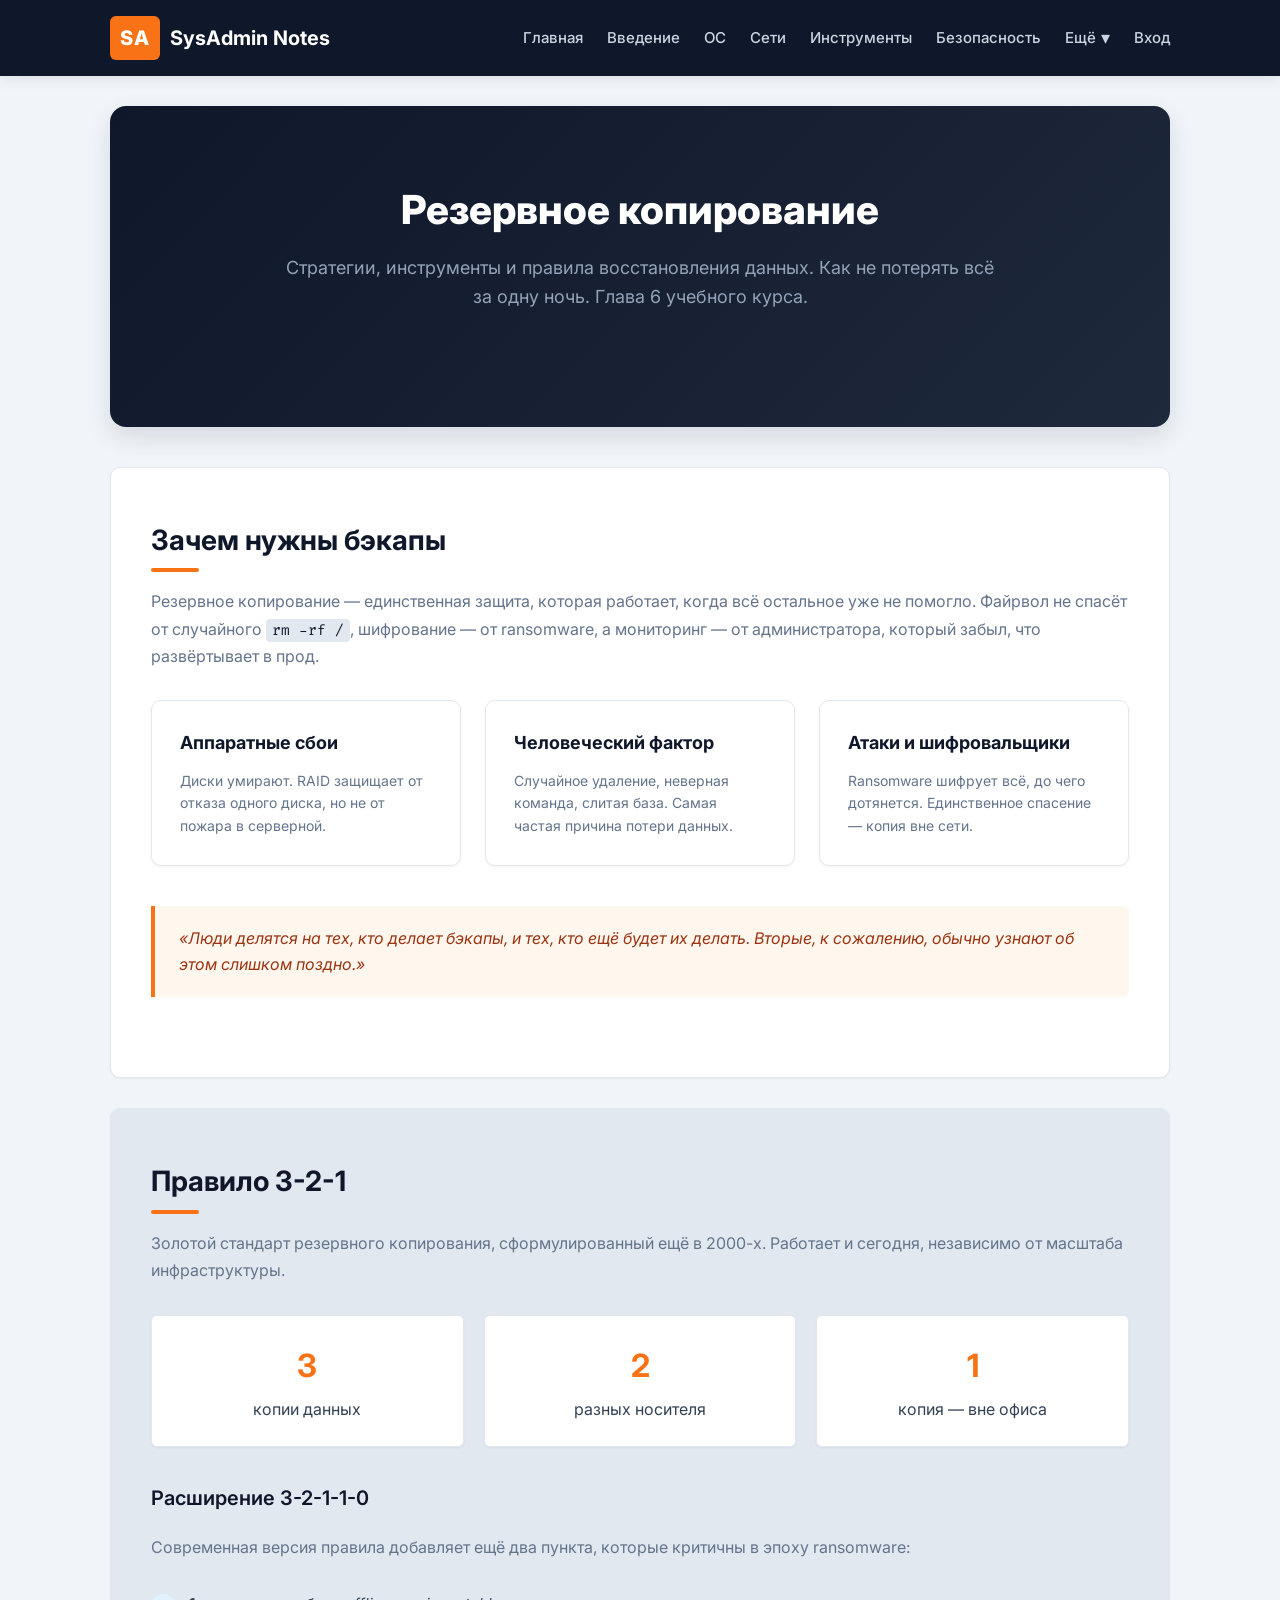
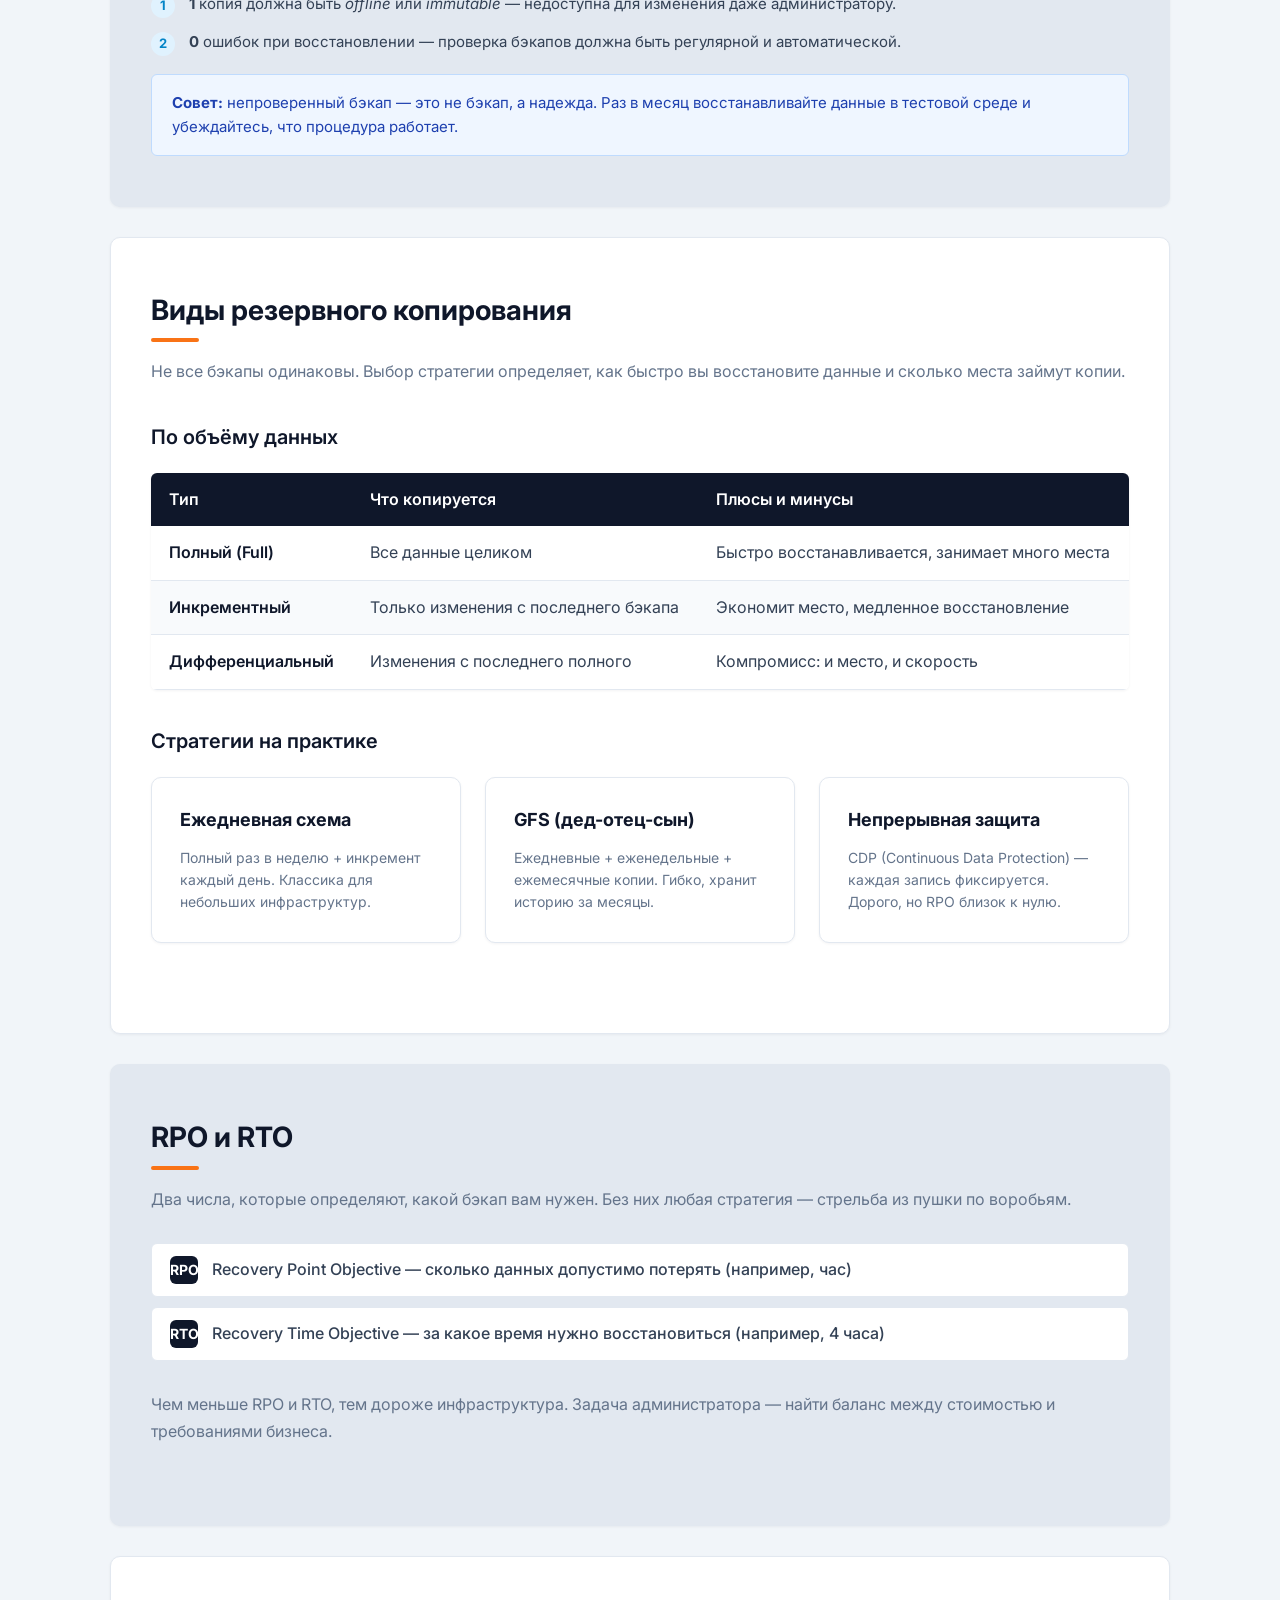
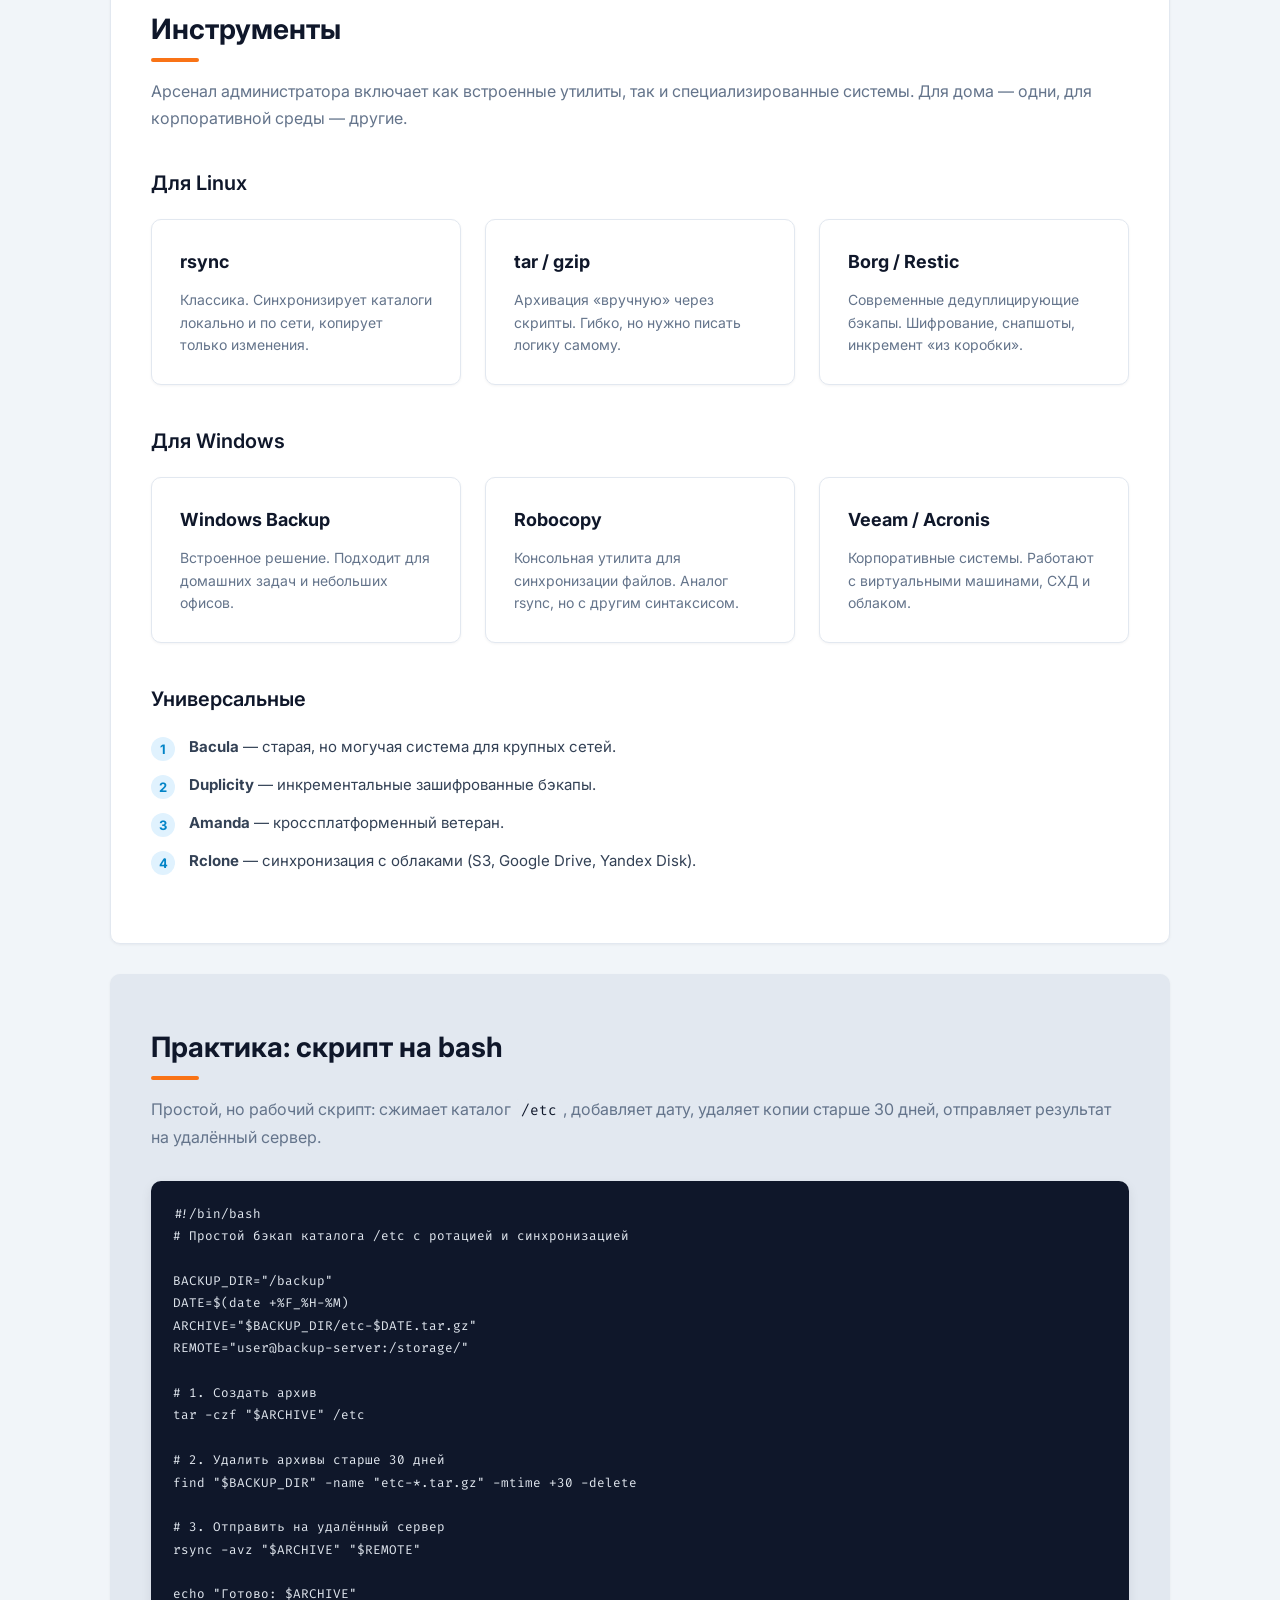
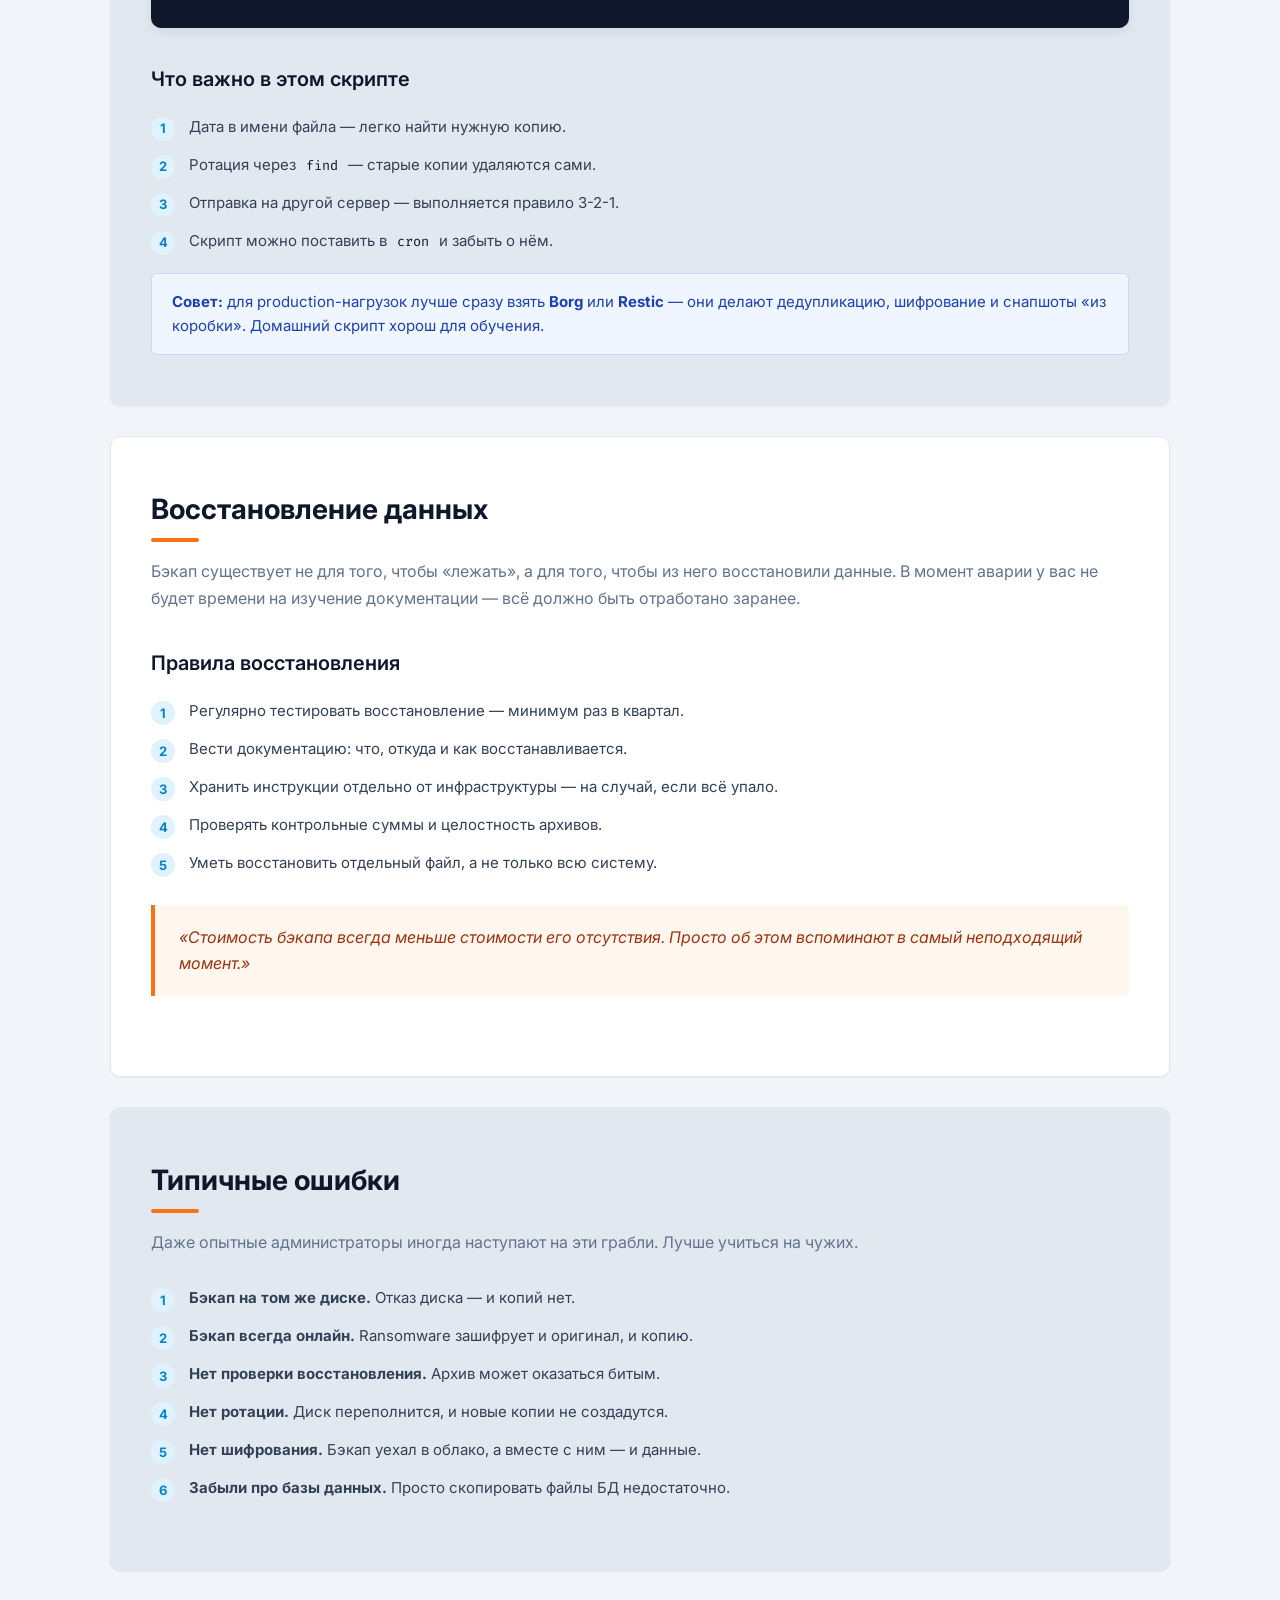
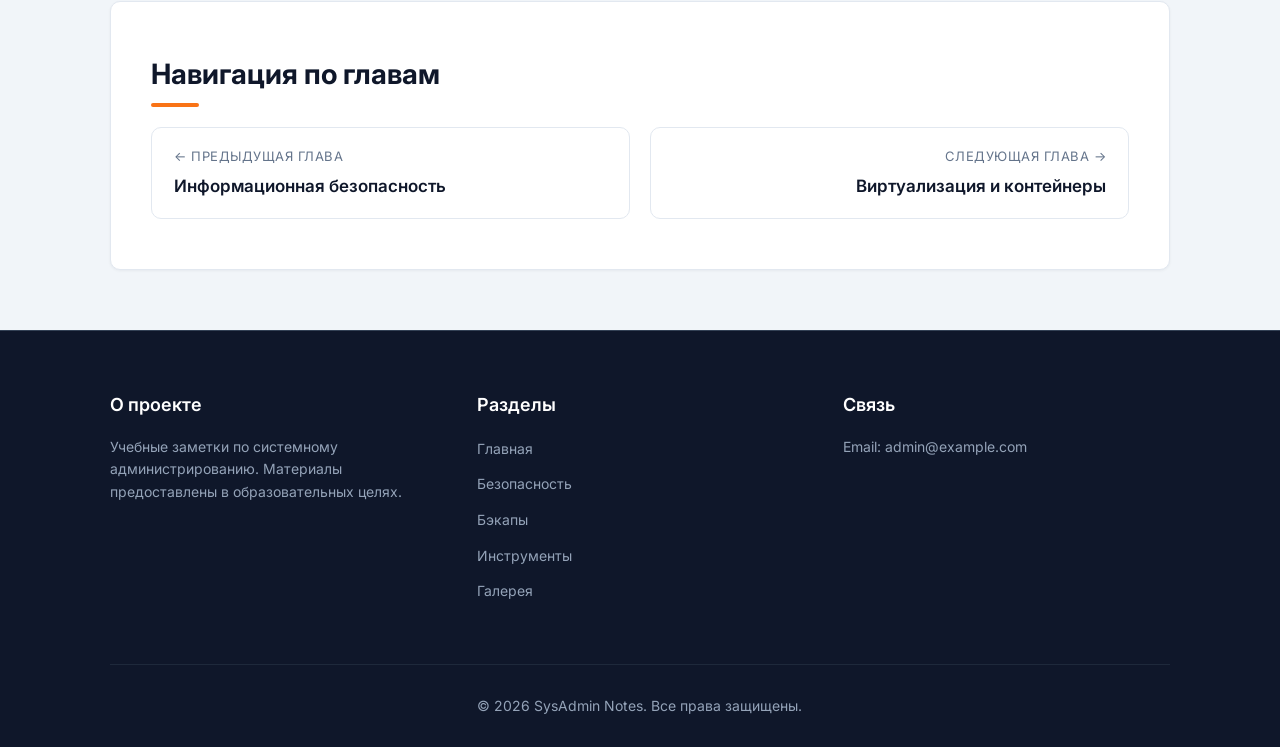
<file: project-root/html/backup.html>
<!DOCTYPE html>
<html lang="ru">

<head>
    <meta charset="UTF-8">
    <meta name="viewport" content="width=device-width, initial-scale=1.0">
    <link rel="stylesheet" href="../css/main.css">
    <title>Резервное копирование &mdash; SysAdmin Notes</title>
</head>

<body>
    <header class="site-header">
        <div class="container">
            <div class="logo">
                <span class="logo-mark">SA</span>
                <span class="logo-text">SysAdmin Notes</span>
            </div>
            
            <input type="checkbox" id="menu-toggle" class="menu-toggle" hidden>
            <label for="menu-toggle" class="burger" aria-label="Открыть меню">
                <span></span><span></span><span></span>
            </label>
            
            <nav class="main-nav">
                <ul class="nav-list">
                    <li class="nav-item"><a class="nav-link" href="./index.html">Главная</a></li>
                    <li class="nav-item"><a class="nav-link" href="./intro.html">Введение</a></li>
                    <li class="nav-item"><a class="nav-link" href="./os.html">ОС</a></li>
                    <li class="nav-item"><a class="nav-link" href="./networks.html">Сети</a></li>
                    <li class="nav-item"><a class="nav-link" href="./tools.html">Инструменты</a></li>
                    <li class="nav-item"><a class="nav-link" href="./security.html">Безопасность</a></li>
                    <li class="nav-item nav-item-dropdown">
                        <a class="nav-link nav-link-dropdown" href="#more" aria-haspopup="true" aria-expanded="false">
                            Ещё <span class="dropdown-arrow">&dtrif;</span>
                        </a>
                        <ul class="dropdown-menu">
                            <li><a class="dropdown-link" href="./backup.html">Резервное копирование</a></li>
                            <li><a class="dropdown-link" href="./virtualization.html">Виртуализация</a></li>
                            <li><a class="dropdown-link" href="./automation.html">Автоматизация</a></li>
                            <li><a class="dropdown-link" href="./resources.html">Ресурсы</a></li>
                            <li><a class="dropdown-link" href="./gallery.html">Галерея</a></li>
                        </ul>
                    </li>
                    <li class="nav-item"><a class="nav-link" href="./auth.html">Вход</a></li>
                </ul>
            </nav>
        </div>
    </header>

    <main class="content">
        <section class="hero">
            <h1 class="hero-title">Резервное копирование</h1>
            <p class="hero-subtitle">
                Стратегии, инструменты и правила восстановления данных.
                Как не потерять всё за одну ночь. Глава 6 учебного курса.
            </p>
        </section>

        <section class="section">
            <h2 class="section-title">Зачем нужны бэкапы</h2>
            <p class="section-text">
                Резервное копирование &mdash; единственная защита, которая работает, когда
                всё остальное уже не помогло. Файрвол не спасёт от случайного
                <code>rm -rf /</code>, шифрование &mdash; от ransomware, а мониторинг &mdash; от
                администратора, который забыл, что развёртывает в прод.
            </p>

            <div class="cards">
                <article class="card">
                    <h3 class="card-title">Аппаратные сбои</h3>
                    <p class="card-text">
                        Диски умирают. RAID защищает от отказа одного диска,
                        но не от пожара в серверной.
                    </p>
                </article>
                <article class="card">
                    <h3 class="card-title">Человеческий фактор</h3>
                    <p class="card-text">
                        Случайное удаление, неверная команда, слитая база.
                        Самая частая причина потери данных.
                    </p>
                </article>
                <article class="card">
                    <h3 class="card-title">Атаки и шифровальщики</h3>
                    <p class="card-text">
                        Ransomware шифрует всё, до чего дотянется.
                        Единственное спасение &mdash; копия вне сети.
                    </p>
                </article>
            </div>

            <blockquote class="quote">
                &laquo;Люди делятся на тех, кто делает бэкапы, и тех, кто ещё будет
                их делать. Вторые, к сожалению, обычно узнают об этом слишком поздно.&raquo;
            </blockquote>
        </section>

        <section class="section section-alt">
            <h2 class="section-title">Правило 3-2-1</h2>
            <p class="section-text">
                Золотой стандарт резервного копирования, сформулированный ещё в 2000-х.
                Работает и сегодня, независимо от масштаба инфраструктуры.
            </p>

            <ul class="backup-list">
                <li class="backup-item"><strong>3</strong> копии данных</li>
                <li class="backup-item"><strong>2</strong> разных носителя</li>
                <li class="backup-item"><strong>1</strong> копия &mdash; вне офиса</li>
            </ul>

            <h3 class="subsection-title">Расширение 3-2-1-1-0</h3>
            <p class="section-text">
                Современная версия правила добавляет ещё два пункта, которые критичны
                в эпоху ransomware:
            </p>

            <ul class="skills-list">
                <li class="skills-item">
                    <strong>1</strong> копия должна быть <em>offline</em> или <em>immutable</em> &mdash;
                    недоступна для изменения даже администратору.
                </li>
                <li class="skills-item">
                    <strong>0</strong> ошибок при восстановлении &mdash; проверка бэкапов
                    должна быть регулярной и автоматической.
                </li>
            </ul>

            <p class="note">
                <ins>Совет:</ins> непроверенный бэкап &mdash; это не бэкап, а надежда.
                Раз в месяц восстанавливайте данные в тестовой среде и убеждайтесь,
                что процедура работает.
            </p>
        </section>

        <section class="section">
            <h2 class="section-title">Виды резервного копирования</h2>
            <p class="section-text">
                Не все бэкапы одинаковы. Выбор стратегии определяет, как быстро вы
                восстановите данные и сколько места займут копии.
            </p>

            <h3 class="subsection-title">По объёму данных</h3>
            <table class="compare-table">
                <thead>
                    <tr>
                        <th class="th-feature">Тип</th>
                        <th class="th-windows">Что копируется</th>
                        <th class="th-linux">Плюсы и минусы</th>
                    </tr>
                </thead>
                <tbody>
                    <tr>
                        <td class="td-feature">Полный (Full)</td>
                        <td>Все данные целиком</td>
                        <td>Быстро восстанавливается, занимает много места</td>
                    </tr>
                    <tr>
                        <td class="td-feature">Инкрементный</td>
                        <td>Только изменения с последнего бэкапа</td>
                        <td>Экономит место, медленное восстановление</td>
                    </tr>
                    <tr>
                        <td class="td-feature">Дифференциальный</td>
                        <td>Изменения с последнего полного</td>
                        <td>Компромисс: и место, и скорость</td>
                    </tr>
                </tbody>
            </table>

            <h3 class="subsection-title">Стратегии на практике</h3>
            <div class="cards">
                <article class="card">
                    <h3 class="card-title">Ежедневная схема</h3>
                    <p class="card-text">
                        Полный раз в неделю + инкремент каждый день.
                        Классика для небольших инфраструктур.
                    </p>
                </article>
                <article class="card">
                    <h3 class="card-title">GFS (дед-отец-сын)</h3>
                    <p class="card-text">
                        Ежедневные + еженедельные + ежемесячные копии.
                        Гибко, хранит историю за месяцы.
                    </p>
                </article>
                <article class="card">
                    <h3 class="card-title">Непрерывная защита</h3>
                    <p class="card-text">
                        CDP (Continuous Data Protection) &mdash; каждая запись
                        фиксируется. Дорого, но RPO близок к нулю.
                    </p>
                </article>
            </div>
        </section>

        <section class="section section-alt">
            <h2 class="section-title">RPO и RTO</h2>
            <p class="section-text">
                Два числа, которые определяют, какой бэкап вам нужен. Без них любая
                стратегия &mdash; стрельба из пушки по воробьям.
            </p>

            <ul class="osi-list">
                <li class="osi-item">
                    <span class="osi-num">RPO</span>
                    Recovery Point Objective &mdash; сколько данных допустимо потерять (например, час)
                </li>
                <li class="osi-item">
                    <span class="osi-num">RTO</span>
                    Recovery Time Objective &mdash; за какое время нужно восстановиться (например, 4 часа)
                </li>
            </ul>

            <p class="section-text">
                Чем меньше RPO и RTO, тем дороже инфраструктура. Задача администратора &mdash;
                найти баланс между стоимостью и требованиями бизнеса.
            </p>
        </section>

        <section class="section">
            <h2 class="section-title">Инструменты</h2>
            <p class="section-text">
                Арсенал администратора включает как встроенные утилиты, так и
                специализированные системы. Для дома &mdash; одни, для корпоративной
                среды &mdash; другие.
            </p>

            <h3 class="subsection-title">Для Linux</h3>
            <div class="cards">
                <article class="card">
                    <h3 class="card-title">rsync</h3>
                    <p class="card-text">
                        Классика. Синхронизирует каталоги локально и по сети,
                        копирует только изменения.
                    </p>
                </article>
                <article class="card">
                    <h3 class="card-title">tar / gzip</h3>
                    <p class="card-text">
                        Архивация &laquo;вручную&raquo; через скрипты. Гибко, но нужно
                        писать логику самому.
                    </p>
                </article>
                <article class="card">
                    <h3 class="card-title">Borg / Restic</h3>
                    <p class="card-text">
                        Современные дедуплицирующие бэкапы. Шифрование,
                        снапшоты, инкремент &laquo;из коробки&raquo;.
                    </p>
                </article>
            </div>

            <h3 class="subsection-title">Для Windows</h3>
            <div class="cards">
                <article class="card">
                    <h3 class="card-title">Windows Backup</h3>
                    <p class="card-text">
                        Встроенное решение. Подходит для домашних задач
                        и небольших офисов.
                    </p>
                </article>
                <article class="card">
                    <h3 class="card-title">Robocopy</h3>
                    <p class="card-text">
                        Консольная утилита для синхронизации файлов.
                        Аналог rsync, но с другим синтаксисом.
                    </p>
                </article>
                <article class="card">
                    <h3 class="card-title">Veeam / Acronis</h3>
                    <p class="card-text">
                        Корпоративные системы. Работают с виртуальными
                        машинами, СХД и облаком.
                    </p>
                </article>
            </div>

            <h3 class="subsection-title">Универсальные</h3>
            <ul class="skills-list">
                <li class="skills-item"><strong>Bacula</strong> &mdash; старая, но могучая система для крупных сетей.
                </li>
                <li class="skills-item"><strong>Duplicity</strong> &mdash; инкрементальные зашифрованные бэкапы.</li>
                <li class="skills-item"><strong>Amanda</strong> &mdash; кроссплатформенный ветеран.</li>
                <li class="skills-item"><strong>Rclone</strong> &mdash; синхронизация с облаками (S3, Google Drive,
                    Yandex Disk).</li>
            </ul>
        </section>

        <section class="section section-alt">
            <h2 class="section-title">Практика: скрипт на bash</h2>
            <p class="section-text">
                Простой, но рабочий скрипт: сжимает каталог <code>/etc</code>, добавляет дату,
                удаляет копии старше 30 дней, отправляет результат на удалённый сервер.
            </p>

            <pre class="code-block"><code>#!/bin/bash
# Простой бэкап каталога /etc с ротацией и синхронизацией

BACKUP_DIR="/backup"
DATE=$(date +%F_%H-%M)
ARCHIVE="$BACKUP_DIR/etc-$DATE.tar.gz"
REMOTE="user@backup-server:/storage/"

# 1. Создать архив
tar -czf "$ARCHIVE" /etc

# 2. Удалить архивы старше 30 дней
find "$BACKUP_DIR" -name "etc-*.tar.gz" -mtime +30 -delete

# 3. Отправить на удалённый сервер
rsync -avz "$ARCHIVE" "$REMOTE"

echo "Готово: $ARCHIVE"</code></pre>

            <h3 class="subsection-title">Что важно в этом скрипте</h3>
            <ul class="skills-list">
                <li class="skills-item">Дата в имени файла &mdash; легко найти нужную копию.</li>
                <li class="skills-item">Ротация через <code>find</code> &mdash; старые копии удаляются сами.</li>
                <li class="skills-item">Отправка на другой сервер &mdash; выполняется правило 3-2-1.</li>
                <li class="skills-item">Скрипт можно поставить в <code>cron</code> и забыть о нём.</li>
            </ul>

            <p class="note">
                <ins>Совет:</ins> для production-нагрузок лучше сразу взять <strong>Borg</strong>
                или <strong>Restic</strong> &mdash; они делают дедупликацию, шифрование и снапшоты
                &laquo;из коробки&raquo;. Домашний скрипт хорош для обучения.
            </p>
        </section>

        <section class="section">
            <h2 class="section-title">Восстановление данных</h2>
            <p class="section-text">
                Бэкап существует не для того, чтобы &laquo;лежать&raquo;, а для того, чтобы из него
                восстановили данные. В момент аварии у вас не будет времени на изучение
                документации &mdash; всё должно быть отработано заранее.
            </p>

            <h3 class="subsection-title">Правила восстановления</h3>
            <ol class="skills-list">
                <li class="skills-item">Регулярно тестировать восстановление &mdash; минимум раз в квартал.</li>
                <li class="skills-item">Вести документацию: что, откуда и как восстанавливается.</li>
                <li class="skills-item">Хранить инструкции отдельно от инфраструктуры &mdash; на случай, если всё упало.
                </li>
                <li class="skills-item">Проверять контрольные суммы и целостность архивов.</li>
                <li class="skills-item">Уметь восстановить отдельный файл, а не только всю систему.</li>
            </ol>

            <blockquote class="quote">
                &laquo;Стоимость бэкапа всегда меньше стоимости его отсутствия.
                Просто об этом вспоминают в самый неподходящий момент.&raquo;
            </blockquote>
        </section>

        <section class="section section-alt">
            <h2 class="section-title">Типичные ошибки</h2>
            <p class="section-text">
                Даже опытные администраторы иногда наступают на эти грабли.
                Лучше учиться на чужих.
            </p>

            <ul class="skills-list">
                <li class="skills-item">
                    <strong>Бэкап на том же диске.</strong> Отказ диска &mdash; и копий нет.
                </li>
                <li class="skills-item">
                    <strong>Бэкап всегда онлайн.</strong> Ransomware зашифрует и оригинал, и копию.
                </li>
                <li class="skills-item">
                    <strong>Нет проверки восстановления.</strong> Архив может оказаться битым.
                </li>
                <li class="skills-item">
                    <strong>Нет ротации.</strong> Диск переполнится, и новые копии не создадутся.
                </li>
                <li class="skills-item">
                    <strong>Нет шифрования.</strong> Бэкап уехал в облако, а вместе с ним &mdash; и данные.
                </li>
                <li class="skills-item">
                    <strong>Забыли про базы данных.</strong> Просто скопировать файлы БД недостаточно.
                </li>
            </ul>
        </section>

        <section class="section">
            <h2 class="section-title">Навигация по главам</h2>
            <div class="chapter-nav">
                <a class="chapter-link chapter-link-prev" href="./security.html">
                    <span class="chapter-label">&larr; Предыдущая глава</span>
                    <span class="chapter-title">Информационная безопасность</span>
                </a>
                <a class="chapter-link chapter-link-next" href="./virtualization.html">
                    <span class="chapter-label">Следующая глава &rarr;</span>
                    <span class="chapter-title">Виртуализация и контейнеры</span>
                </a>
            </div>
        </section>
    </main>

    <footer class="site-footer" id="contacts">
        <div class="container footer-grid">
            <div class="footer-column">
                <h4 class="footer-title">О проекте</h4>
                <p class="footer-text">
                    Учебные заметки по системному администрированию.
                    Материалы предоставлены в образовательных целях.
                </p>
            </div>
            <div class="footer-column">
                <h4 class="footer-title">Разделы</h4>
                <ul class="footer-list">
                    <li class="footer-item"><a class="footer-link" href="./index.html">Главная</a></li>
                    <li class="footer-item"><a class="footer-link" href="./security.html">Безопасность</a></li>
                    <li class="footer-item"><a class="footer-link" href="./backup.html">Бэкапы</a></li>
                    <li class="footer-item"><a class="footer-link" href="./tools.html">Инструменты</a></li>
                    <li class="footer-item"><a class="footer-link" href="./gallery.html">Галерея</a></li>
                </ul>
            </div>
            <div class="footer-column">
                <h4 class="footer-title">Связь</h4>
                <p class="footer-text">
                    Email: <a class="footer-link" href="mailto:admin@example.com">admin@example.com</a>
                </p>
            </div>
            <div class="footer-bottom">
                <p class="copyright">&copy; 2026 SysAdmin Notes. Все права защищены.</p>
            </div>
        </div>
    </footer>
</body>

</html>
</file>
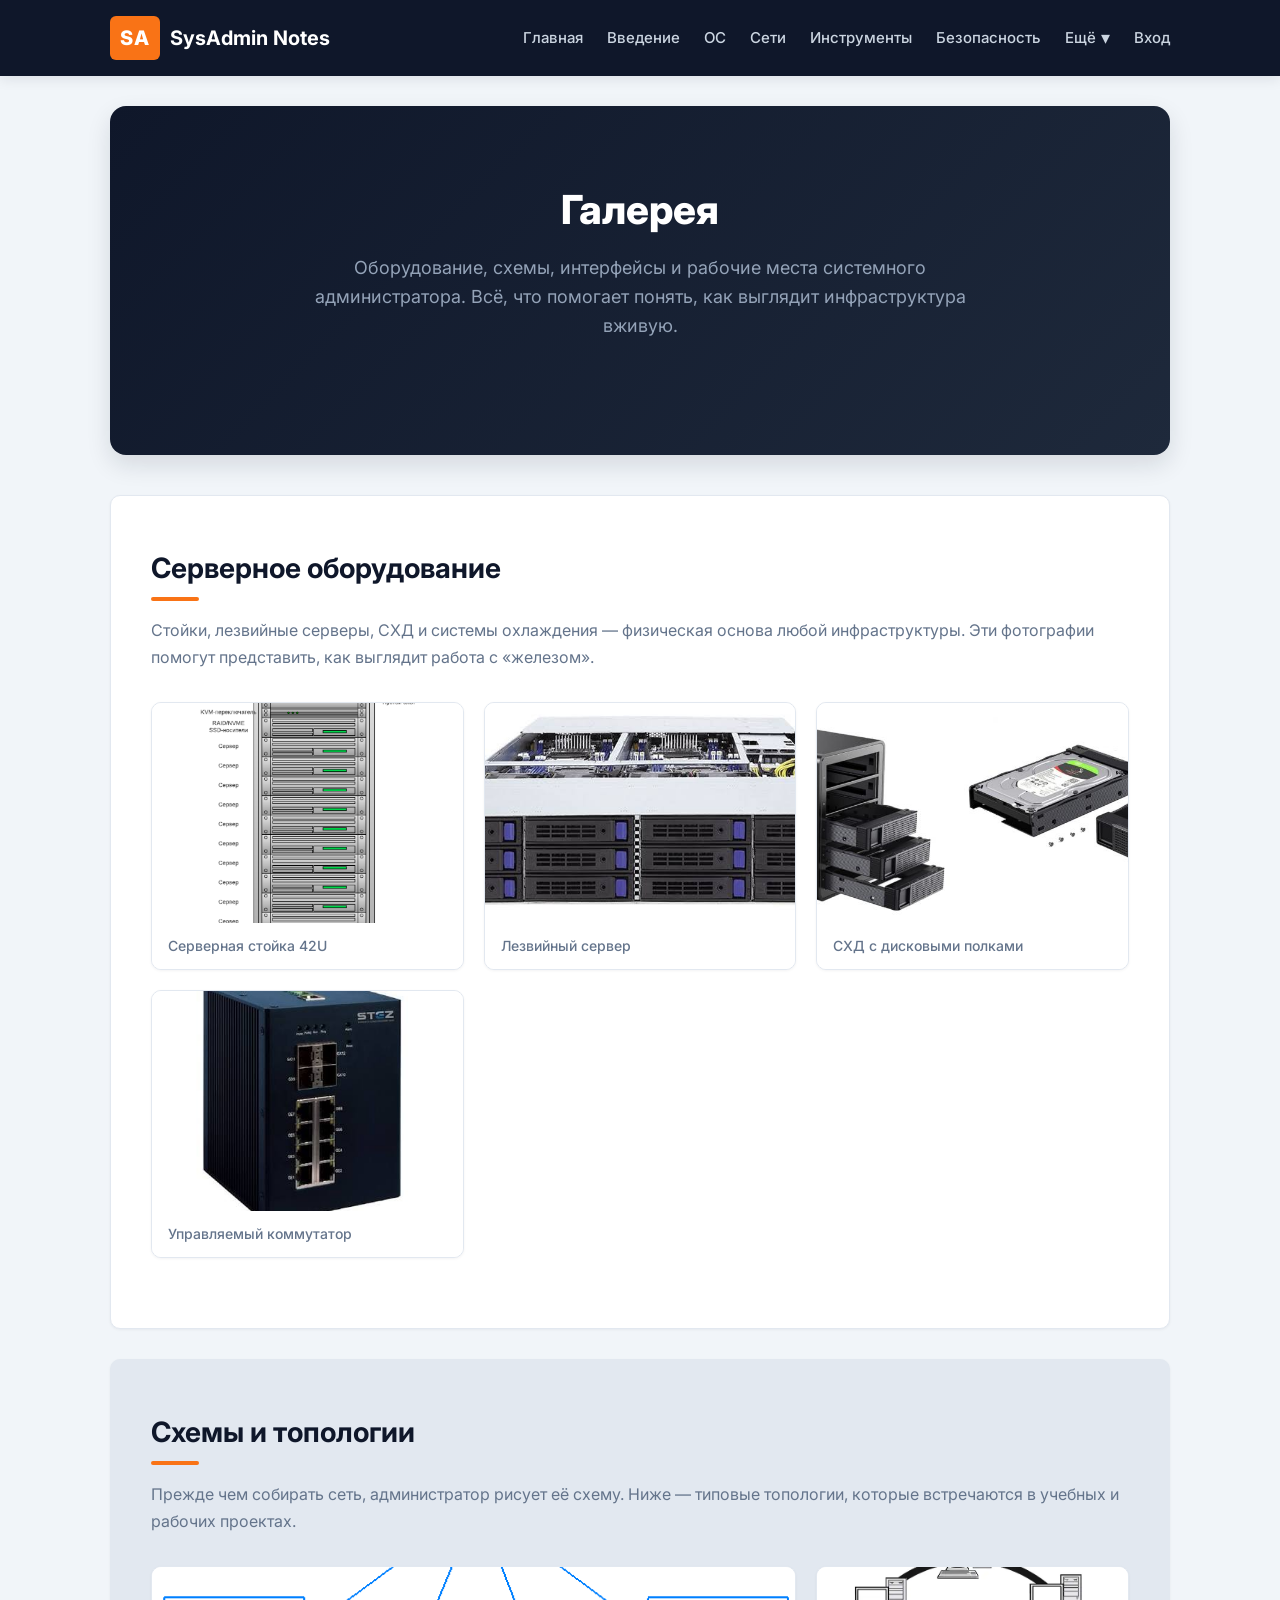
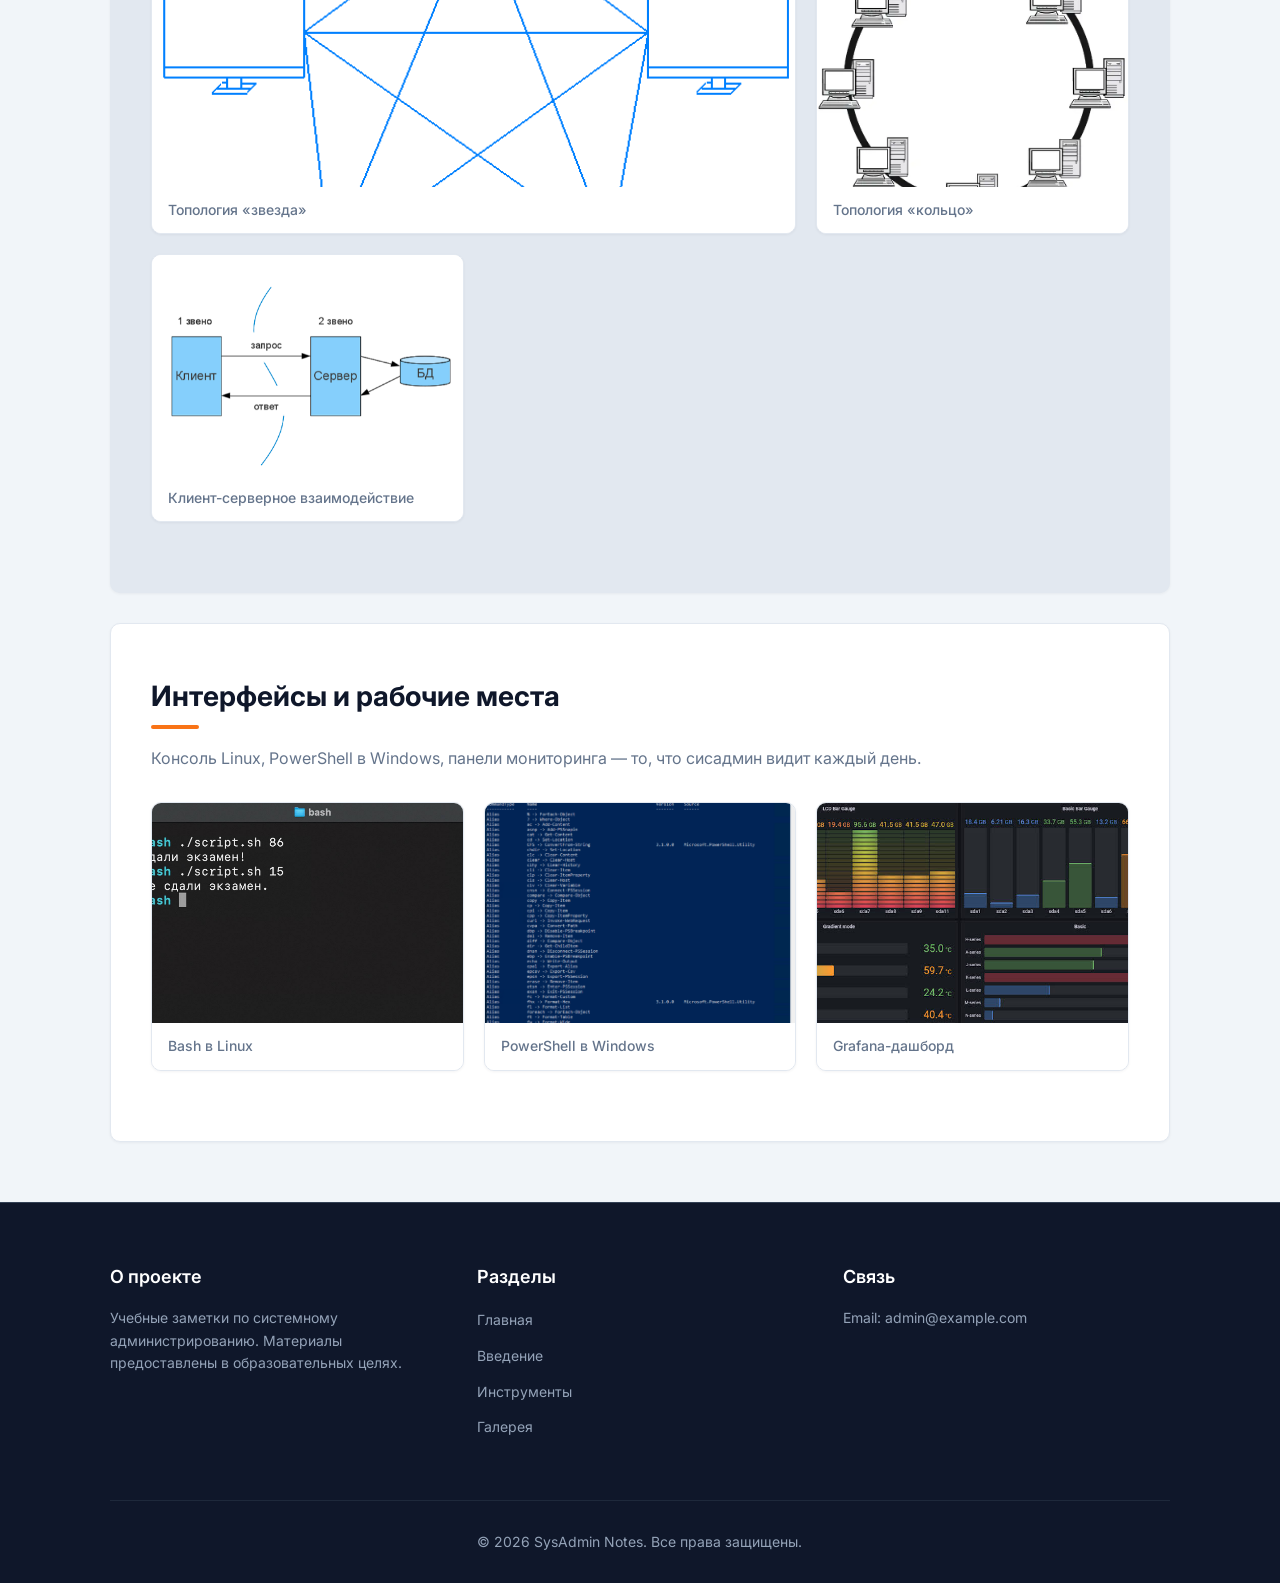
<file: project-root/html/gallery.html>
<!DOCTYPE html>
<html lang="ru">

<head>
    <meta charset="UTF-8">
    <meta name="viewport" content="width=device-width, initial-scale=1.0">
    <link rel="stylesheet" href="../css/main.css">
    <title>Галерея &mdash; SysAdmin Notes</title>
</head>

<body>
    <header class="site-header">
        <div class="container">
            <div class="logo">
                <span class="logo-mark">SA</span>
                <span class="logo-text">SysAdmin Notes</span>
            </div>

            <input type="checkbox" id="menu-toggle" class="menu-toggle" hidden>
            <label for="menu-toggle" class="burger" aria-label="Открыть меню">
                <span></span><span></span><span></span>
            </label>

            <nav class="main-nav">
                <ul class="nav-list">
                    <li class="nav-item"><a class="nav-link" href="./index.html">Главная</a></li>
                    <li class="nav-item"><a class="nav-link" href="./intro.html">Введение</a></li>
                    <li class="nav-item"><a class="nav-link" href="./os.html">ОС</a></li>
                    <li class="nav-item"><a class="nav-link" href="./networks.html">Сети</a></li>
                    <li class="nav-item"><a class="nav-link" href="./tools.html">Инструменты</a></li>
                    <li class="nav-item"><a class="nav-link" href="./security.html">Безопасность</a></li>
                    <li class="nav-item nav-item-dropdown">
                        <a class="nav-link nav-link-dropdown" href="#more" aria-haspopup="true" aria-expanded="false">
                            Ещё <span class="dropdown-arrow">&dtrif;</span>
                        </a>
                        <ul class="dropdown-menu">
                            <li><a class="dropdown-link" href="./backup.html">Резервное копирование</a></li>
                            <li><a class="dropdown-link" href="./virtualization.html">Виртуализация</a></li>
                            <li><a class="dropdown-link" href="./automation.html">Автоматизация</a></li>
                            <li><a class="dropdown-link" href="./resources.html">Ресурсы</a></li>
                            <li><a class="dropdown-link" href="./gallery.html">Галерея</a></li>
                        </ul>
                    </li>
                    <li class="nav-item"><a class="nav-link" href="./auth.html">Вход</a></li>
                </ul>
            </nav>
        </div>
    </header>

    <main class="content">
        <section class="hero">
            <h1 class="hero-title">Галерея</h1>
            <p class="hero-subtitle">
                Оборудование, схемы, интерфейсы и рабочие места системного администратора.
                Всё, что помогает понять, как выглядит инфраструктура вживую.
            </p>
        </section>

        <section class="section">
            <h2 class="section-title">Серверное оборудование</h2>
            <p class="section-text">
                Стойки, лезвийные серверы, СХД и системы охлаждения &mdash; физическая основа любой
                инфраструктуры. Эти фотографии помогут представить, как выглядит работа с &laquo;железом&raquo;.
            </p>

            <div class="gallery">
                <figure class="gallery-item">
                    <img src="../img/rack.png" alt="Серверная стойка с оборудованием">
                    <figcaption class="gallery-caption">Серверная стойка 42U</figcaption>
                </figure>

                <figure class="gallery-item">
                    <img src="../img/blade.jpg" alt="Лезвийный сервер">
                    <figcaption class="gallery-caption">Лезвийный сервер</figcaption>
                </figure>

                <figure class="gallery-item">
                    <img src="../img/storage.jpg" alt="Система хранения данных">
                    <figcaption class="gallery-caption">СХД с дисковыми полками</figcaption>
                </figure>

                <figure class="gallery-item">
                    <img src="../img/switch.jpg" alt="Коммутатор">
                    <figcaption class="gallery-caption">Управляемый коммутатор</figcaption>
                </figure>
            </div>
        </section>

        <section class="section section-alt">
            <h2 class="section-title">Схемы и топологии</h2>
            <p class="section-text">
                Прежде чем собирать сеть, администратор рисует её схему. Ниже &mdash; типовые
                топологии, которые встречаются в учебных и рабочих проектах.
            </p>

            <div class="gallery">
                <figure class="gallery-item gallery-item-wide">
                    <img src="../img/topology-star.jpg" alt="Топология звезда">
                    <figcaption class="gallery-caption">Топология &laquo;звезда&raquo;</figcaption>
                </figure>

                <figure class="gallery-item">
                    <img src="../img/topology-ring.jpg" alt="Топология кольцо">
                    <figcaption class="gallery-caption">Топология &laquo;кольцо&raquo;</figcaption>
                </figure>

                <figure class="gallery-item">
                    <img src="../img/client-server.jpg" alt="Схема клиент-сервер">
                    <figcaption class="gallery-caption">Клиент-серверное взаимодействие</figcaption>
                </figure>
            </div>
        </section>

        <section class="section">
            <h2 class="section-title">Интерфейсы и рабочие места</h2>
            <p class="section-text">
                Консоль Linux, PowerShell в Windows, панели мониторинга &mdash; то, что сисадмин
                видит каждый день.
            </p>

            <div class="gallery">
                <figure class="gallery-item">
                    <img src="../img/terminal.jpg" alt="Терминал Linux">
                    <figcaption class="gallery-caption">Bash в Linux</figcaption>
                </figure>

                <figure class="gallery-item">
                    <img src="../img/powershell.jpg" alt="PowerShell">
                    <figcaption class="gallery-caption">PowerShell в Windows</figcaption>
                </figure>

                <figure class="gallery-item">
                    <img src="../img/dashboard.jpg" alt="Панель мониторинга">
                    <figcaption class="gallery-caption">Grafana-дашборд</figcaption>
                </figure>
            </div>
        </section>
    </main>

    <footer class="site-footer" id="contacts">
        <div class="container footer-grid">
            <div class="footer-column">
                <h4 class="footer-title">О проекте</h4>
                <p class="footer-text">
                    Учебные заметки по системному администрированию.
                    Материалы предоставлены в образовательных целях.
                </p>
            </div>
            <div class="footer-column">
                <h4 class="footer-title">Разделы</h4>
                <ul class="footer-list">
                    <li class="footer-item"><a class="footer-link" href="./index.html">Главная</a></li>
                    <li class="footer-item"><a class="footer-link" href="./intro.html">Введение</a></li>
                    <li class="footer-item"><a class="footer-link" href="./tools.html">Инструменты</a></li>
                    <li class="footer-item"><a class="footer-link" href="./gallery.html">Галерея</a></li>
                </ul>
            </div>
            <div class="footer-column">
                <h4 class="footer-title">Связь</h4>
                <p class="footer-text">
                    Email: <a class="footer-link" href="mailto:admin@example.com">admin@example.com</a>
                </p>
            </div>
            <div class="footer-bottom">
                <p class="copyright">&copy; 2026 SysAdmin Notes. Все права защищены.</p>
            </div>
        </div>
    </footer>
</body>

</html>
</file>
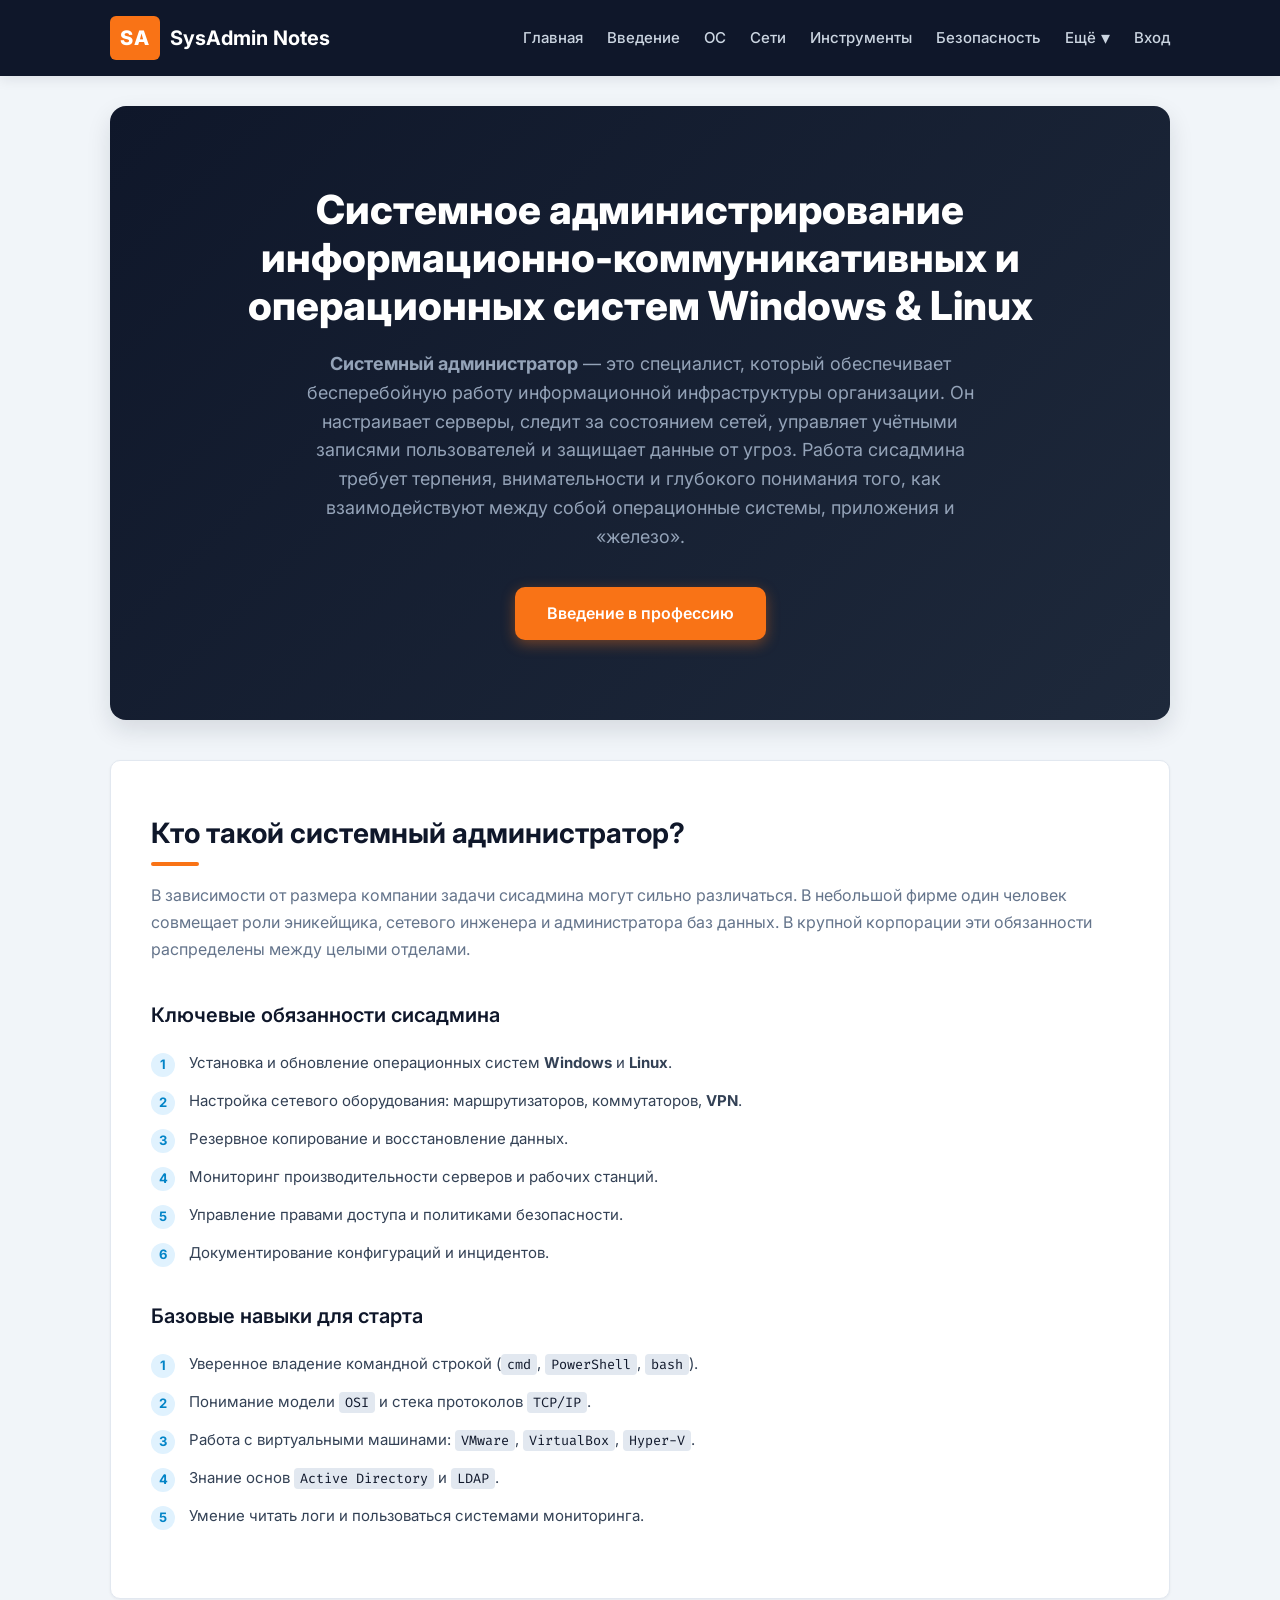
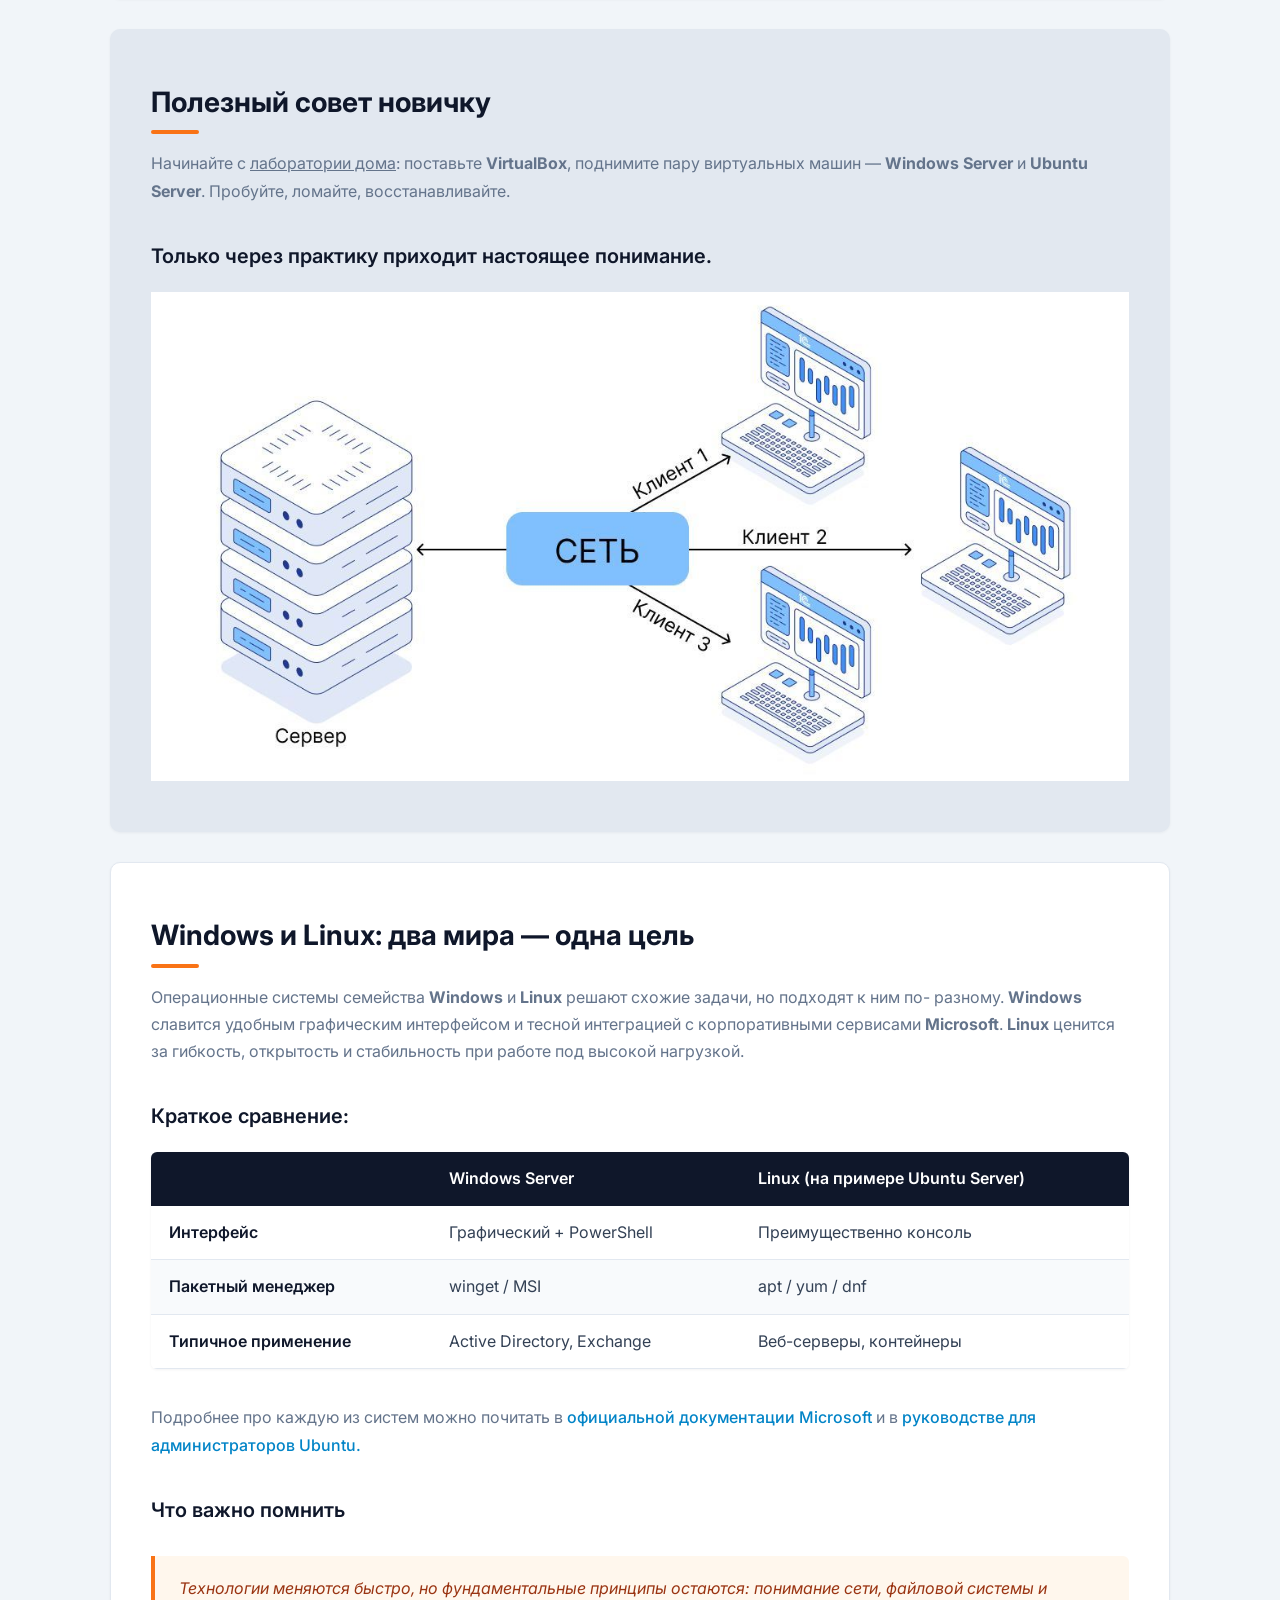
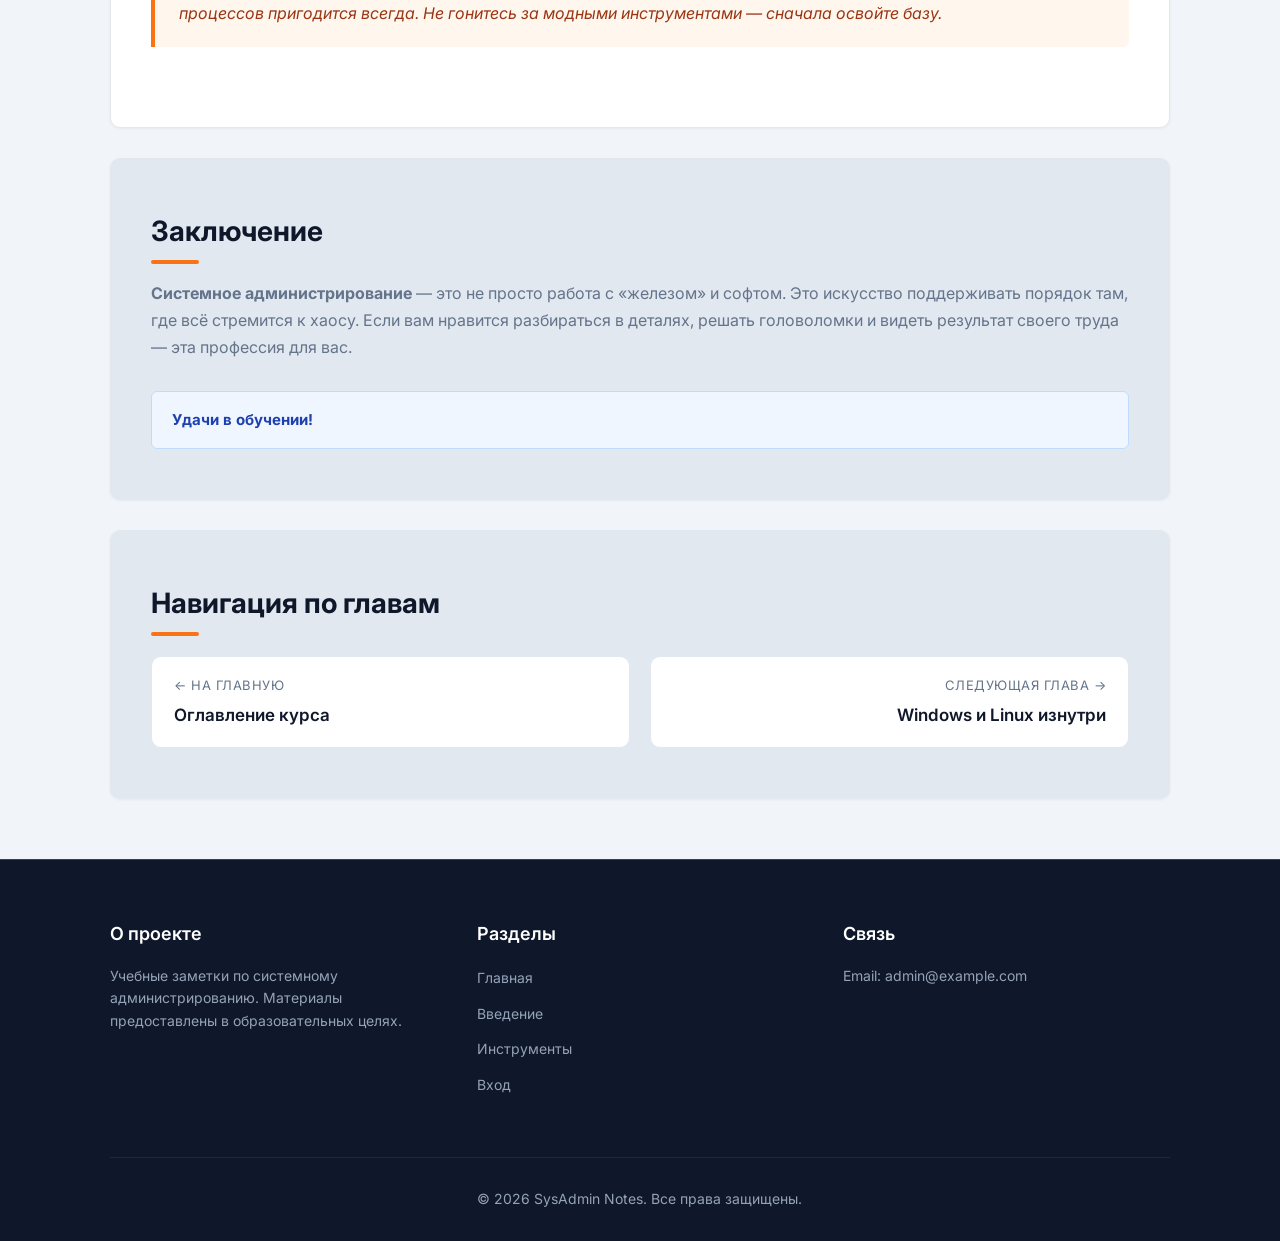
<file: project-root/html/intro.html>
<!DOCTYPE html>
<html lang="ru">

<head>
    <meta charset="UTF-8">
    <meta name="viewport" content="width=device-width, initial-scale=1.0">
    <link rel="stylesheet" href="../css/main.css">
    <title>Системное администрирование информационно-коммуникативных и операционных систем Windows &amp; Linux</title>
</head>

<body>
    <header class="site-header">
        <div class="container">
            <div class="logo">
                <span class="logo-mark">SA</span>
                <span class="logo-text">SysAdmin Notes</span>
            </div>

            <input type="checkbox" id="menu-toggle" class="menu-toggle" hidden>
            <label for="menu-toggle" class="burger" aria-label="Открыть меню">
                <span></span><span></span><span></span>
            </label>

            <nav class="main-nav">
                <ul class="nav-list">
                    <li class="nav-item"><a class="nav-link" href="./index.html">Главная</a></li>
                    <li class="nav-item"><a class="nav-link" href="./intro.html">Введение</a></li>
                    <li class="nav-item"><a class="nav-link" href="./os.html">ОС</a></li>
                    <li class="nav-item"><a class="nav-link" href="./networks.html">Сети</a></li>
                    <li class="nav-item"><a class="nav-link" href="./tools.html">Инструменты</a></li>
                    <li class="nav-item"><a class="nav-link" href="./security.html">Безопасность</a></li>
                    <li class="nav-item nav-item-dropdown">
                        <a class="nav-link nav-link-dropdown" href="#more" aria-haspopup="true" aria-expanded="false">
                            Ещё <span class="dropdown-arrow">&dtrif;</span>
                        </a>
                        <ul class="dropdown-menu">
                            <li><a class="dropdown-link" href="./backup.html">Резервное копирование</a></li>
                            <li><a class="dropdown-link" href="./virtualization.html">Виртуализация</a></li>
                            <li><a class="dropdown-link" href="./automation.html">Автоматизация</a></li>
                            <li><a class="dropdown-link" href="./resources.html">Ресурсы</a></li>
                            <li><a class="dropdown-link" href="./gallery.html">Галерея</a></li>
                        </ul>
                    </li>
                    <li class="nav-item"><a class="nav-link" href="./auth.html">Вход</a></li>
                </ul>
            </nav>
        </div>
    </header>

    <main class="content">
        <section class="hero" id="intro">
            <h1 class="hero-title">Системное администрирование информационно-коммуникативных и операционных систем
                Windows &amp; Linux</h1>
            <p class="hero-subtitle">
                <strong>Системный администратор</strong> &mdash; это специалист, который обеспечивает бесперебойную
                работу
                информационной инфраструктуры организации. Он настраивает серверы, следит за состоянием
                сетей, управляет учётными записями пользователей и защищает данные от угроз. Работа сисадмина
                требует терпения, внимательности и глубокого понимания того, как взаимодействуют между собой
                операционные системы, приложения и &laquo;железо&raquo;.
            </p>
            <a class="btn btn-primary" href="#start">Введение в профессию</a>
        </section>

        <section class="section" id="start">
            <h2 class="section-title">Кто такой системный администратор?</h2>
            <p class="section-text">
                В зависимости от размера компании задачи сисадмина могут сильно различаться. В небольшой
                фирме один человек совмещает роли эникейщика, сетевого инженера и администратора баз
                данных. В крупной корпорации эти обязанности распределены между целыми отделами.
            </p>
            <h3 class="subsection-title">Ключевые обязанности сисадмина</h3>
            <ul class="skills-list">
                <li class="skills-item">Установка и обновление операционных систем <strong>Windows</strong> и
                    <strong>Linux</strong>.
                </li>
                <li class="skills-item">Настройка сетевого оборудования: маршрутизаторов, коммутаторов,
                    <strong>VPN</strong>.
                </li>
                <li class="skills-item">Резервное копирование и восстановление данных.</li>
                <li class="skills-item">Мониторинг производительности серверов и рабочих станций.</li>
                <li class="skills-item">Управление правами доступа и политиками безопасности.</li>
                <li class="skills-item">Документирование конфигураций и инцидентов.</li>
            </ul>
            <h3 class="subsection-title">Базовые навыки для старта</h3>
            <ol class="skills-list">
                <li class="skills-item">Уверенное владение командной строкой (<code>cmd</code>, <code>PowerShell</code>,
                    <code>bash</code>).
                </li>
                <li class="skills-item">Понимание модели <code>OSI</code> и стека протоколов <code>TCP/IP</code>.</li>
                <li class="skills-item">Работа с виртуальными машинами: <code>VMware</code>, <code>VirtualBox</code>,
                    <code>Hyper-V</code>.
                </li>
                <li class="skills-item">Знание основ <code>Active Directory</code> и <code>LDAP</code>.</li>
                <li class="skills-item">Умение читать логи и пользоваться системами мониторинга.</li>
            </ol>
        </section>

        <section class="section section-alt" id="advice">
            <h2 class="section-title">Полезный совет новичку</h2>
            <p class="section-text">
                Начинайте с <ins>лаборатории дома</ins>: поставьте <strong>VirtualBox</strong>, поднимите пару
                виртуальных
                машин — <strong>Windows Server</strong> и <strong>Ubuntu Server</strong>.
                Пробуйте, ломайте, восстанавливайте.
            </p>

            <h3 class="subsection-title">Только через практику приходит настоящее понимание.</h3>

            <img src="../img/KSA.jpg" alt="Схема взаимодействия клиента, сервера и сетевого оборудования">
        </section>

        <section class="section" id="OS">
            <h2 class="section-title">Windows и Linux: два мира &mdash; одна цель</h2>
            <p class="section-text">
                Операционные системы семейства <strong>Windows</strong> и <strong>Linux</strong> решают схожие задачи,
                но подходят к ним по-
                разному. <strong>Windows</strong> славится удобным графическим интерфейсом и тесной интеграцией с
                корпоративными сервисами <strong>Microsoft</strong>. <strong>Linux</strong> ценится за гибкость,
                открытость и стабильность при
                работе под высокой нагрузкой.
            </p>
            <h3 class="subsection-title">Краткое сравнение:</h3>
            <table class="compare-table">
                <thead>
                    <tr>
                        <th class="th-feature"></th>
                        <th class="th-windows">Windows Server</th>
                        <th class="th-linux">Linux (на примере Ubuntu Server)</th>
                    </tr>
                </thead>
                <tbody>
                    <tr>
                        <td class="td-feature">Интерфейс</td>
                        <td>Графический + PowerShell</td>
                        <td>Преимущественно консоль</td>
                    </tr>
                    <tr>
                        <td class="td-feature">Пакетный менеджер</td>
                        <td>winget / MSI</td>
                        <td>apt / yum / dnf</td>
                    </tr>
                    <tr>
                        <td class="td-feature">Типичное применение</td>
                        <td>Active Directory, Exchange</td>
                        <td>Веб-серверы, контейнеры</td>
                    </tr>
                </tbody>
            </table>
            <p class="section-text">
                Подробнее про каждую из систем можно почитать в <a class="doc-link" target="_blank"
                    href="https://learn.microsoft.com/ru-ru/">официальной документации Microsoft</a> и в
                <a class="doc-link" target="_blank" href="https://ubuntu.com/server/docs/">руководстве для
                    администраторов Ubuntu.</a>
            </p>
            <h3 class="subsection-title">Что важно помнить</h3>
            <blockquote class="quote">
                <i>Технологии меняются быстро</i>, но фундаментальные принципы остаются: понимание сети,
                файловой системы и процессов пригодится всегда. Не гонитесь за модными инструментами &mdash;
                сначала освойте базу.
            </blockquote>
        </section>

        <section class="section section-alt" id="end">
            <h2 class="section-title">Заключение</h2>
            <p class="section-text">
                <strong>Системное администрирование</strong> &mdash; это не просто работа с &laquo;железом&raquo; и
                софтом. Это
                искусство
                поддерживать порядок там, где всё стремится к хаосу. Если вам нравится разбираться в деталях,
                решать головоломки и видеть результат своего труда &mdash; эта профессия для вас.
            </p>
            <p class="note"><strong>Удачи в обучении!</strong></p>
        </section>

        <section class="section section-alt">
            <h2 class="section-title">Навигация по главам</h2>
            <div class="chapter-nav">
                <a class="chapter-link chapter-link-prev" href="./index.html">
                    <span class="chapter-label">&larr; На главную</span>
                    <span class="chapter-title">Оглавление курса</span>
                </a>
                <a class="chapter-link chapter-link-next" href="./os.html">
                    <span class="chapter-label">Следующая глава &rarr;</span>
                    <span class="chapter-title">Windows и Linux изнутри</span>
                </a>
            </div>
        </section>
    </main>

    <footer class="site-footer" id="contacts">
        <div class="container footer-grid">
            <div class="footer-column">
                <h4 class="footer-title">О проекте</h4>
                <p class="footer-text">
                    Учебные заметки по системному администрированию.
                    Материалы предоставлены в образовательных целях.
                </p>
            </div>
            <div class="footer-column">
                <h4 class="footer-title">Разделы</h4>
                <ul class="footer-list">
                    <li class="footer-item"><a class="footer-link" href="./index.html">Главная</a></li>
                    <li class="footer-item"><a class="footer-link" href="./intro.html">Введение</a></li>
                    <li class="footer-item"><a class="footer-link" href="./tools.html">Инструменты</a></li>
                    <li class="footer-item"><a class="footer-link" href="./auth.html">Вход</a></li>
                </ul>
            </div>
            <div class="footer-column">
                <h4 class="footer-title">Связь</h4>
                <p class="footer-text">
                    Email: <a class="footer-link" href="mailto:admin@example.com">admin@example.com</a>
                </p>
            </div>
            <div class="footer-bottom">
                <p class="copyright">&copy; 2026 SysAdmin Notes. Все права защищены.</p>
            </div>
        </div>
    </footer>
</body>

</html>
</file>
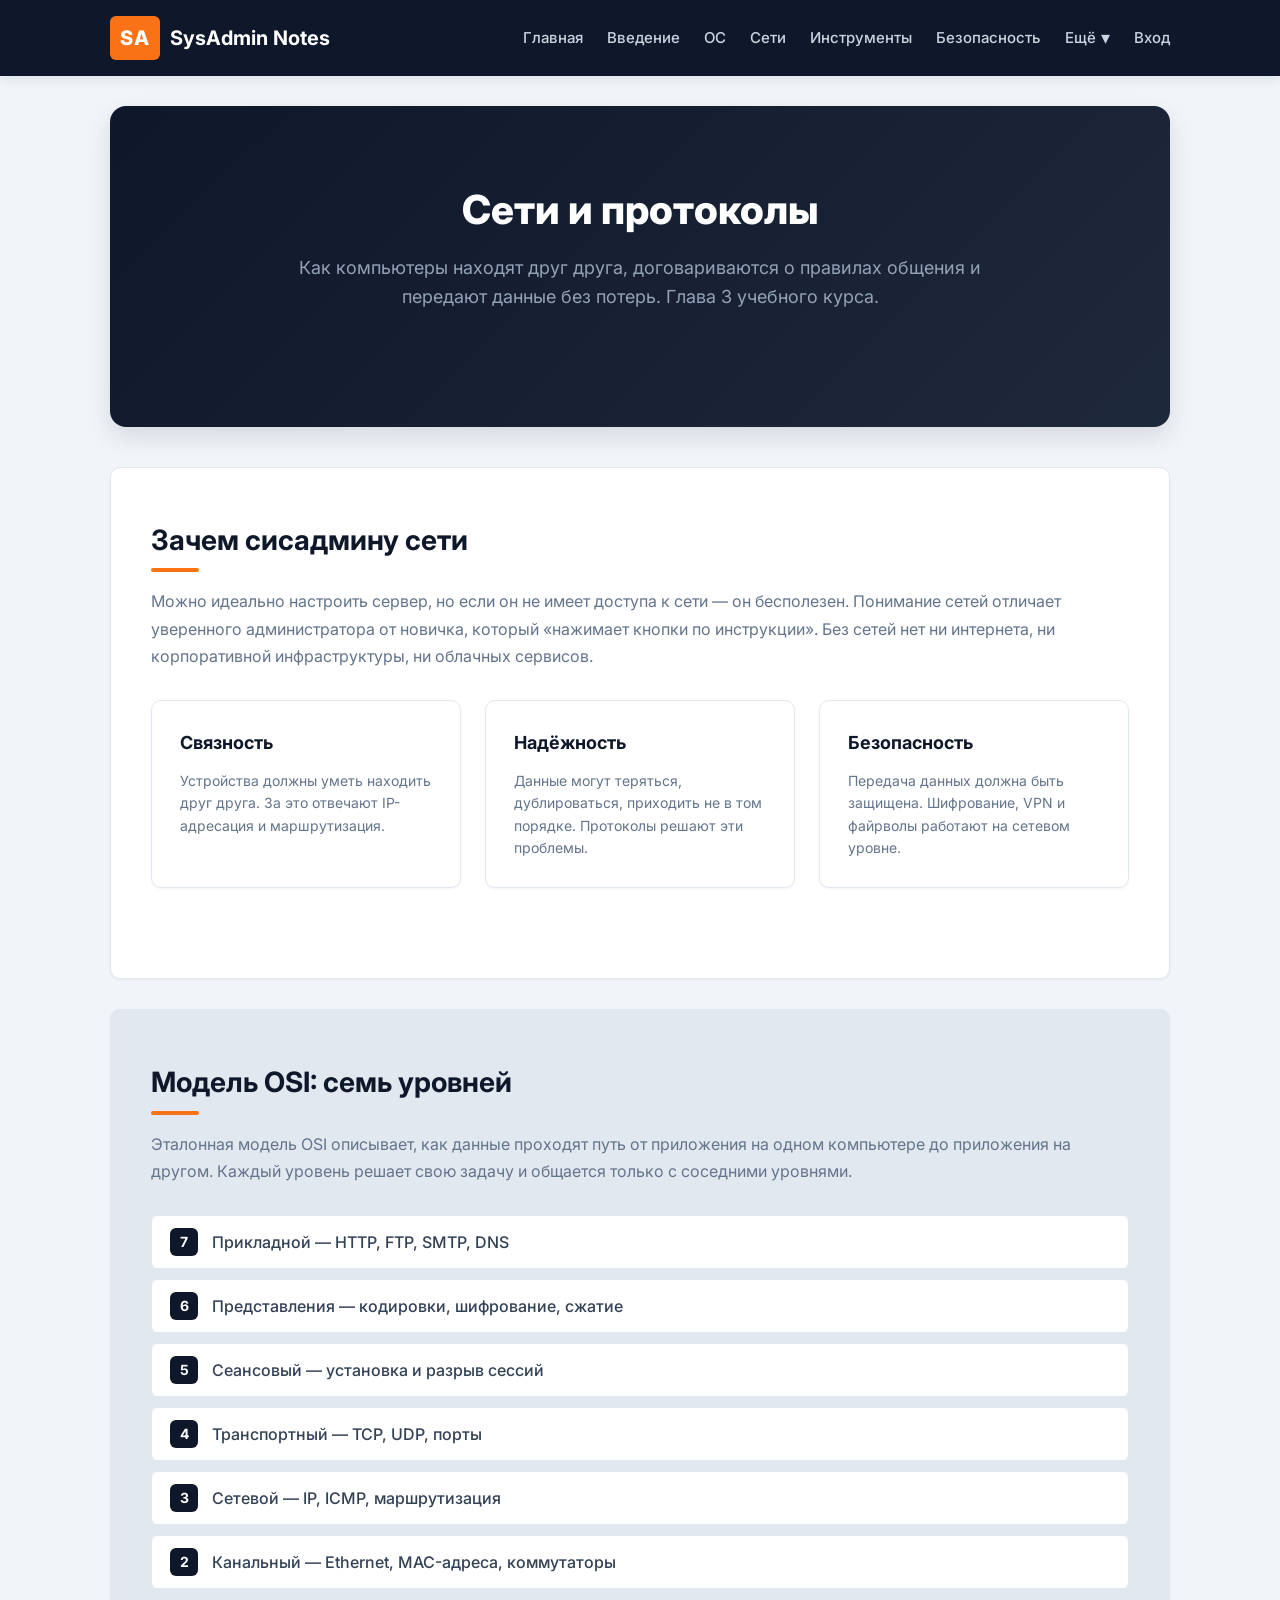
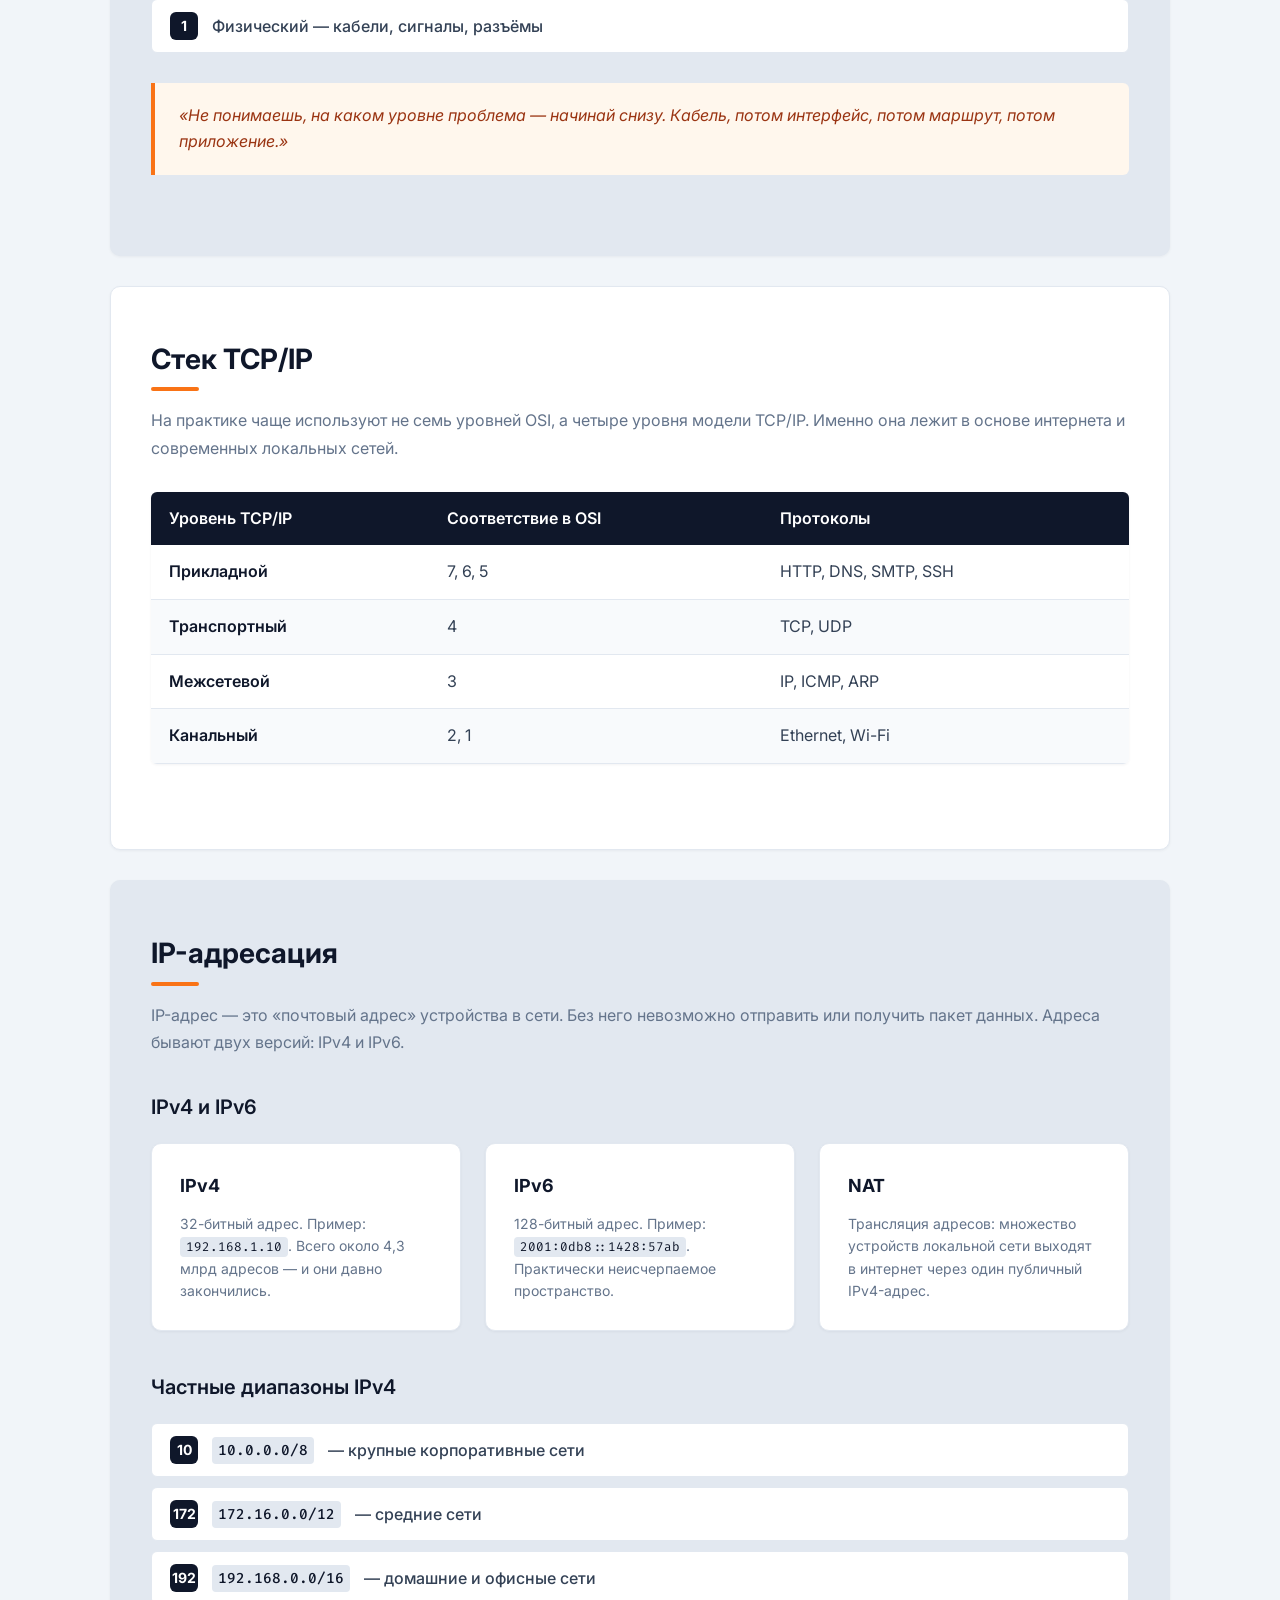
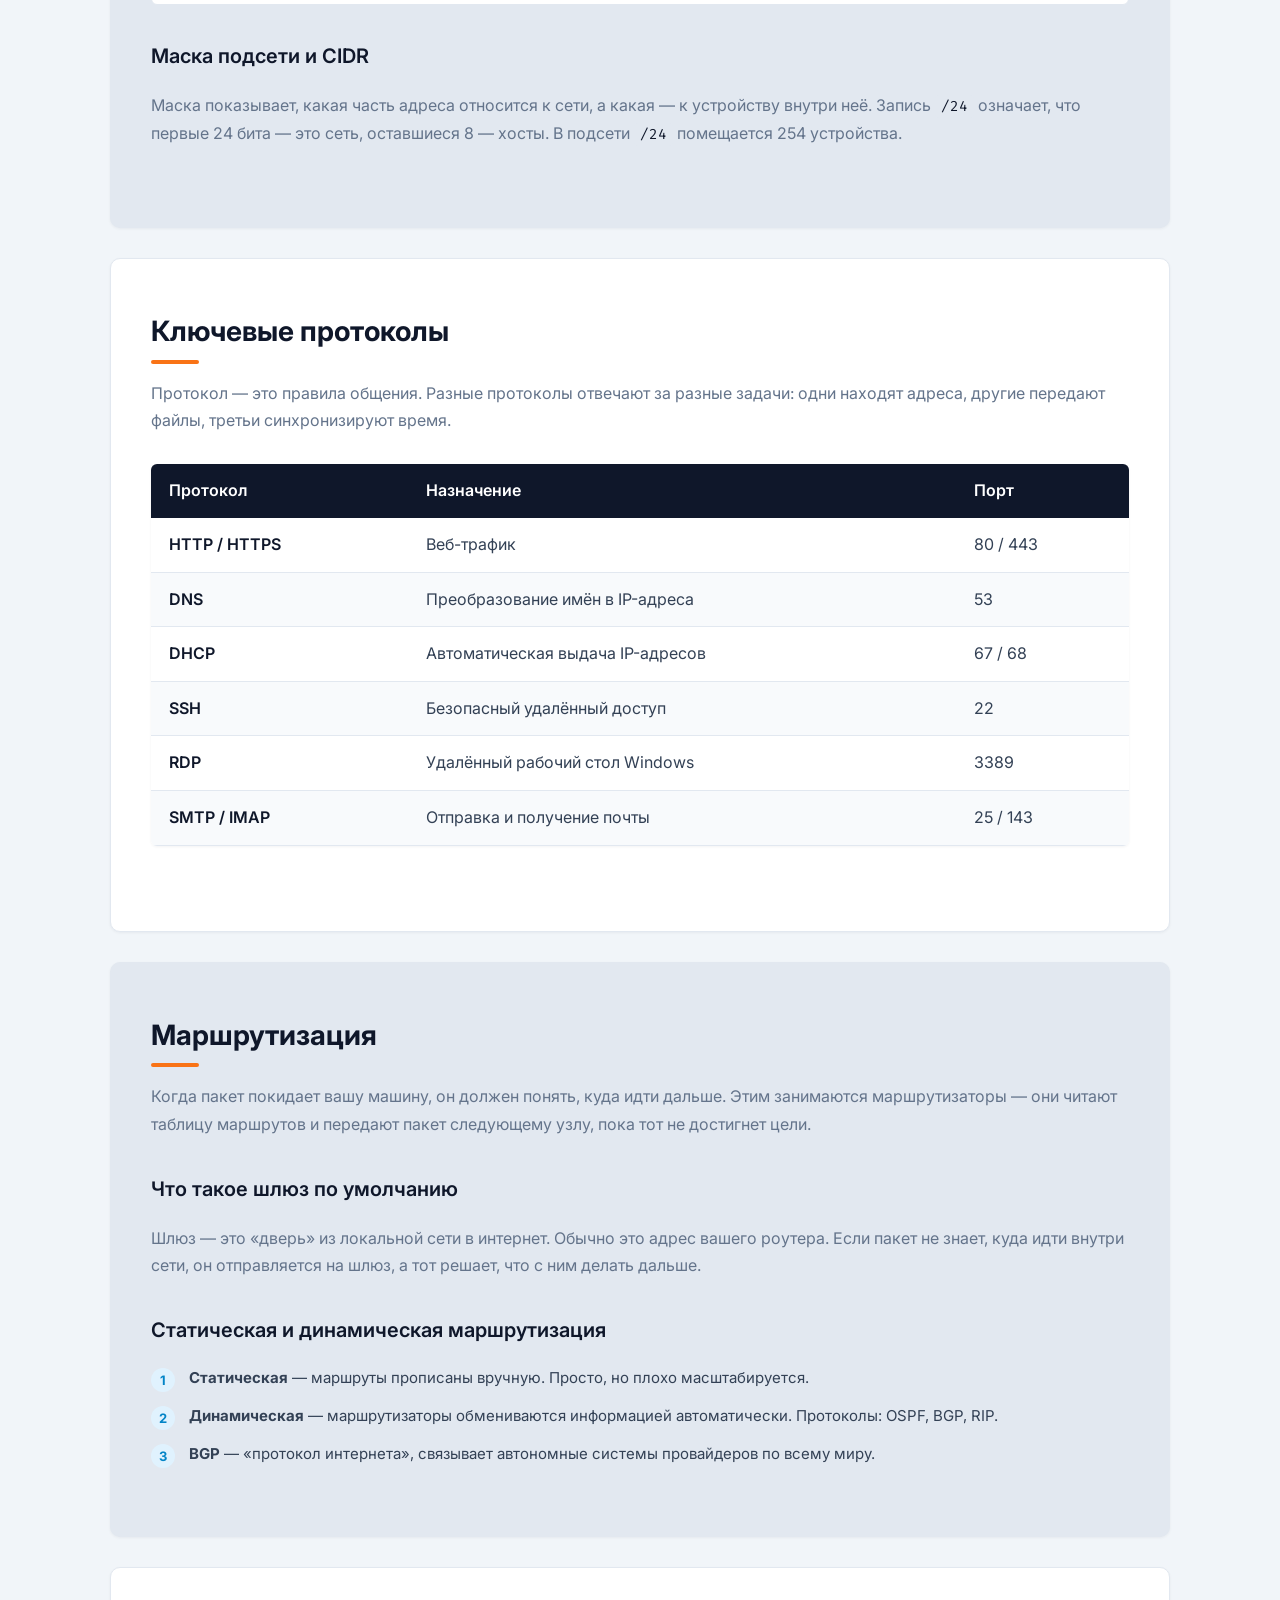
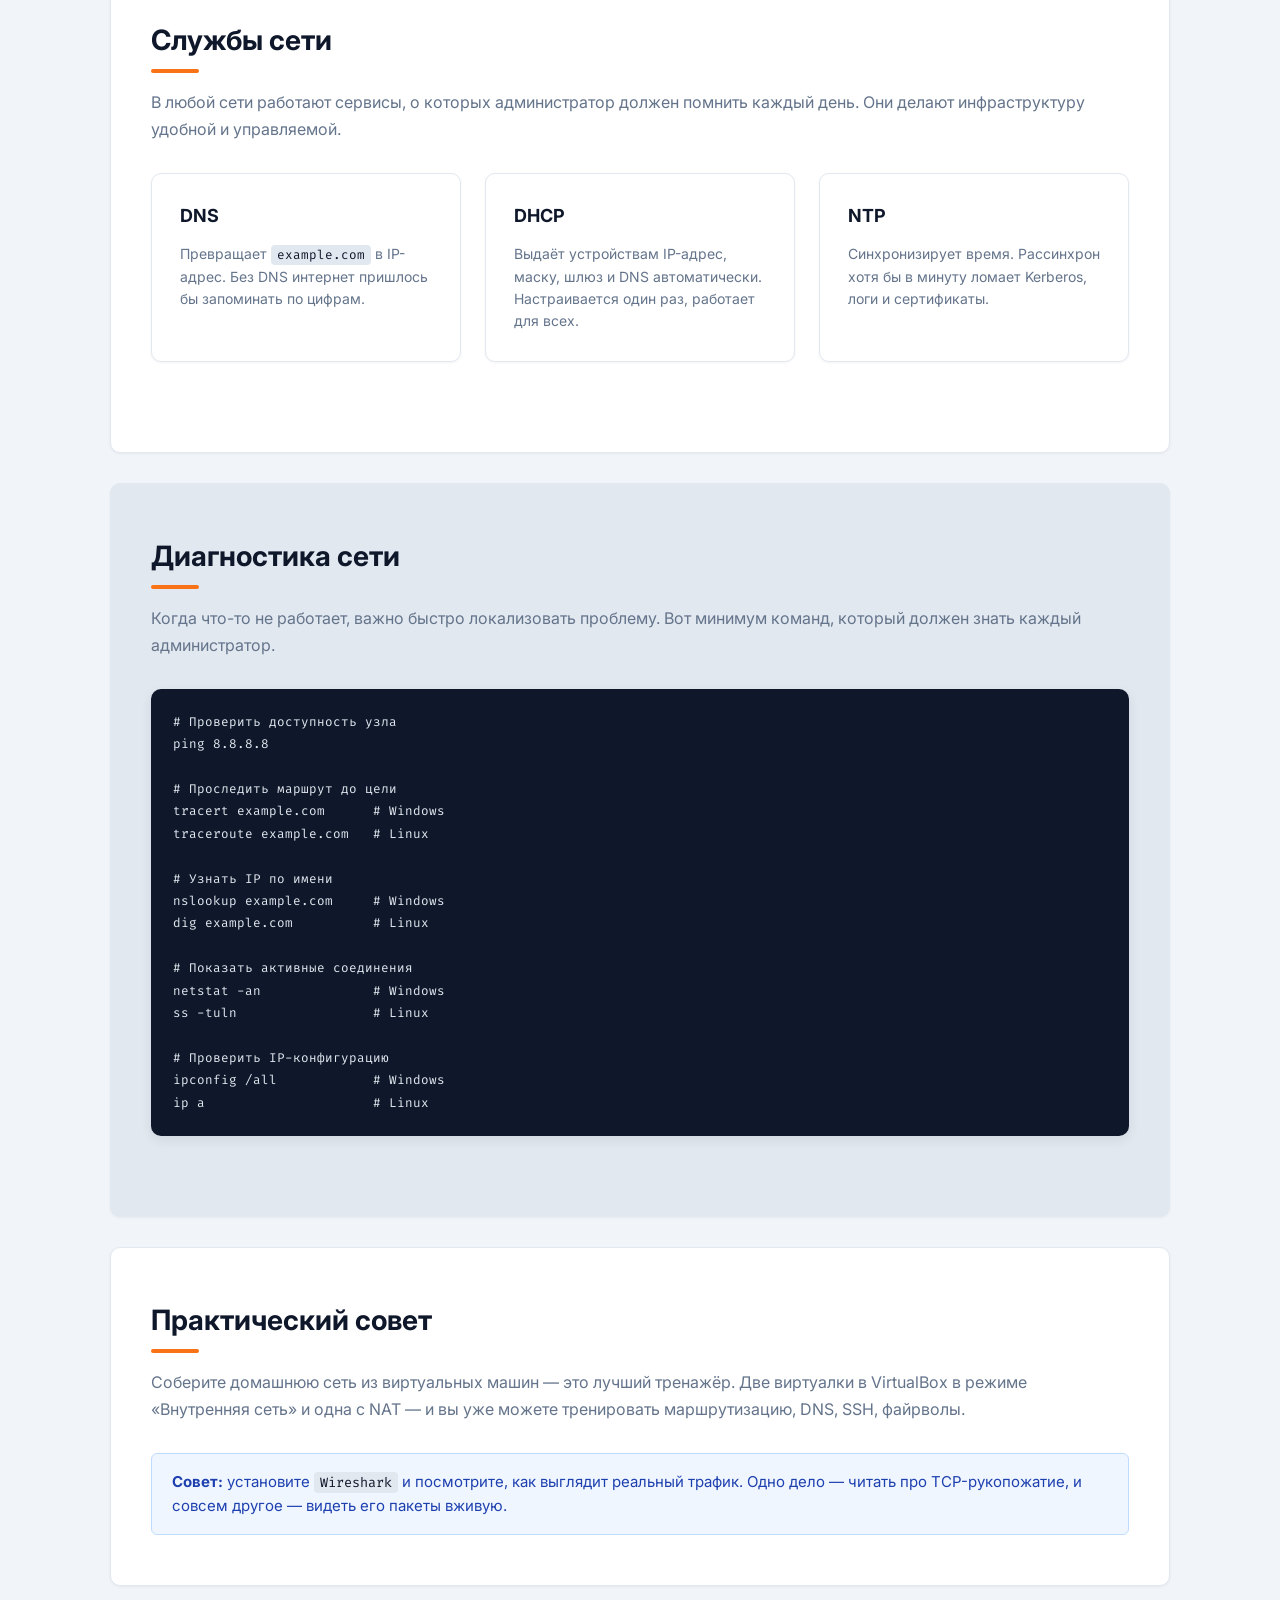
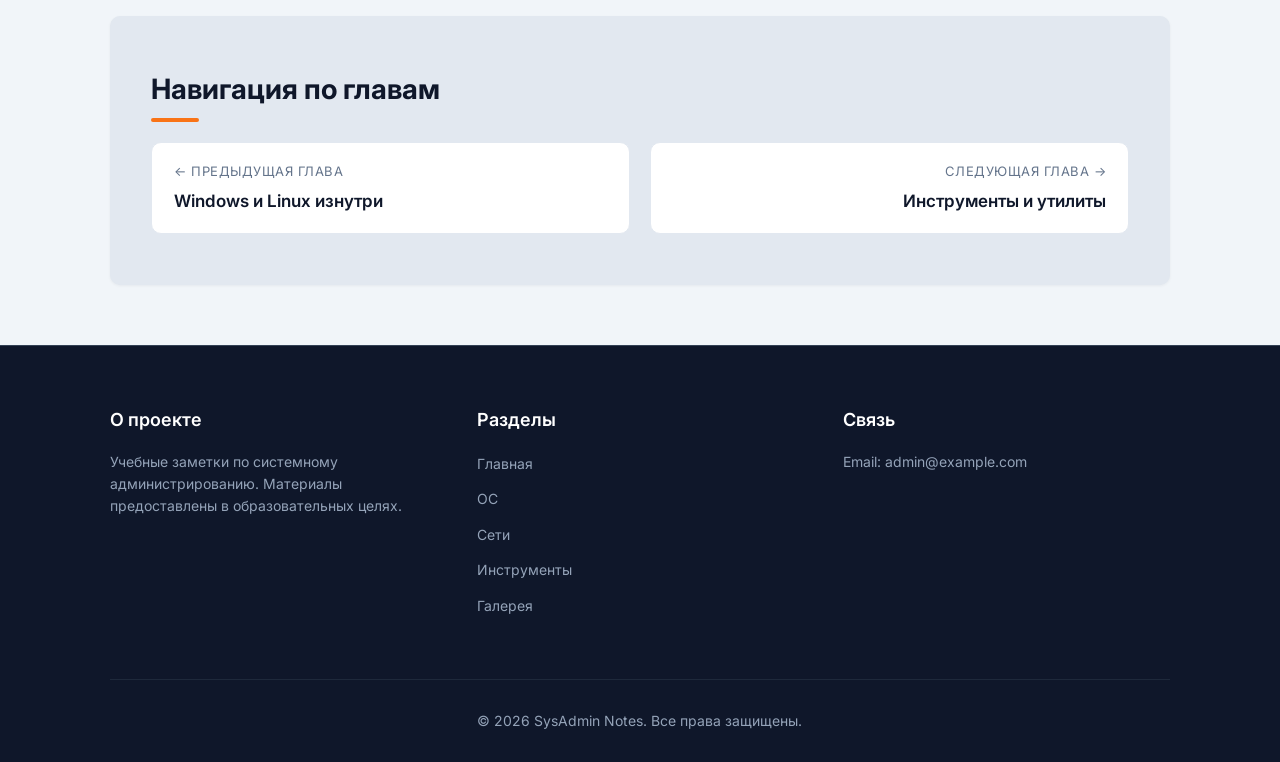
<file: project-root/html/networks.html>
<!DOCTYPE html>
<html lang="ru">

<head>
    <meta charset="UTF-8">
    <meta name="viewport" content="width=device-width, initial-scale=1.0">
    <link rel="stylesheet" href="../css/main.css">
    <title>Сети и протоколы &mdash; SysAdmin Notes</title>
</head>

<body>
    <header class="site-header">
        <div class="container">
            <div class="logo">
                <span class="logo-mark">SA</span>
                <span class="logo-text">SysAdmin Notes</span>
            </div>
            
            <input type="checkbox" id="menu-toggle" class="menu-toggle" hidden>
            <label for="menu-toggle" class="burger" aria-label="Открыть меню">
                <span></span><span></span><span></span>
            </label>
            
            <nav class="main-nav">
                <ul class="nav-list">
                    <li class="nav-item"><a class="nav-link" href="./index.html">Главная</a></li>
                    <li class="nav-item"><a class="nav-link" href="./intro.html">Введение</a></li>
                    <li class="nav-item"><a class="nav-link" href="./os.html">ОС</a></li>
                    <li class="nav-item"><a class="nav-link" href="./networks.html">Сети</a></li>
                    <li class="nav-item"><a class="nav-link" href="./tools.html">Инструменты</a></li>
                    <li class="nav-item"><a class="nav-link" href="./security.html">Безопасность</a></li>
                    <li class="nav-item nav-item-dropdown">
                        <a class="nav-link nav-link-dropdown" href="#more" aria-haspopup="true" aria-expanded="false">
                            Ещё <span class="dropdown-arrow">&dtrif;</span>
                        </a>
                        <ul class="dropdown-menu">
                            <li><a class="dropdown-link" href="./backup.html">Резервное копирование</a></li>
                            <li><a class="dropdown-link" href="./virtualization.html">Виртуализация</a></li>
                            <li><a class="dropdown-link" href="./automation.html">Автоматизация</a></li>
                            <li><a class="dropdown-link" href="./resources.html">Ресурсы</a></li>
                            <li><a class="dropdown-link" href="./gallery.html">Галерея</a></li>
                        </ul>
                    </li>
                    <li class="nav-item"><a class="nav-link" href="./auth.html">Вход</a></li>
                </ul>
            </nav>
        </div>
    </header>

    <main class="content">
        <section class="hero">
            <h1 class="hero-title">Сети и протоколы</h1>
            <p class="hero-subtitle">
                Как компьютеры находят друг друга, договариваются о правилах общения
                и передают данные без потерь. Глава 3 учебного курса.
            </p>
        </section>

        <section class="section">
            <h2 class="section-title">Зачем сисадмину сети</h2>
            <p class="section-text">
                Можно идеально настроить сервер, но если он не имеет доступа к сети &mdash; он
                бесполезен. Понимание сетей отличает уверенного администратора от новичка,
                который &laquo;нажимает кнопки по инструкции&raquo;. Без сетей нет ни интернета, ни
                корпоративной инфраструктуры, ни облачных сервисов.
            </p>

            <div class="cards">
                <article class="card">
                    <h3 class="card-title">Связность</h3>
                    <p class="card-text">
                        Устройства должны уметь находить друг друга. За это отвечают
                        IP-адресация и маршрутизация.
                    </p>
                </article>
                <article class="card">
                    <h3 class="card-title">Надёжность</h3>
                    <p class="card-text">
                        Данные могут теряться, дублироваться, приходить не в том порядке.
                        Протоколы решают эти проблемы.
                    </p>
                </article>
                <article class="card">
                    <h3 class="card-title">Безопасность</h3>
                    <p class="card-text">
                        Передача данных должна быть защищена. Шифрование, VPN и файрволы
                        работают на сетевом уровне.
                    </p>
                </article>
            </div>
        </section>

        <section class="section section-alt">
            <h2 class="section-title">Модель OSI: семь уровней</h2>
            <p class="section-text">
                Эталонная модель OSI описывает, как данные проходят путь от приложения
                на одном компьютере до приложения на другом. Каждый уровень решает свою
                задачу и общается только с соседними уровнями.
            </p>

            <ul class="osi-list">
                <li class="osi-item"><span class="osi-num">7</span> Прикладной &mdash; HTTP, FTP, SMTP, DNS</li>
                <li class="osi-item"><span class="osi-num">6</span> Представления &mdash; кодировки, шифрование, сжатие
                </li>
                <li class="osi-item"><span class="osi-num">5</span> Сеансовый &mdash; установка и разрыв сессий</li>
                <li class="osi-item"><span class="osi-num">4</span> Транспортный &mdash; TCP, UDP, порты</li>
                <li class="osi-item"><span class="osi-num">3</span> Сетевой &mdash; IP, ICMP, маршрутизация</li>
                <li class="osi-item"><span class="osi-num">2</span> Канальный &mdash; Ethernet, MAC-адреса, коммутаторы
                </li>
                <li class="osi-item"><span class="osi-num">1</span> Физический &mdash; кабели, сигналы, разъёмы</li>
            </ul>

            <blockquote class="quote">
                &laquo;Не понимаешь, на каком уровне проблема &mdash; начинай снизу.
                Кабель, потом интерфейс, потом маршрут, потом приложение.&raquo;
            </blockquote>
        </section>

        <section class="section">
            <h2 class="section-title">Стек TCP/IP</h2>
            <p class="section-text">
                На практике чаще используют не семь уровней OSI, а четыре уровня модели
                TCP/IP. Именно она лежит в основе интернета и современных локальных сетей.
            </p>

            <table class="compare-table">
                <thead>
                    <tr>
                        <th class="th-feature">Уровень TCP/IP</th>
                        <th class="th-windows">Соответствие в OSI</th>
                        <th class="th-linux">Протоколы</th>
                    </tr>
                </thead>
                <tbody>
                    <tr>
                        <td class="td-feature">Прикладной</td>
                        <td>7, 6, 5</td>
                        <td>HTTP, DNS, SMTP, SSH</td>
                    </tr>
                    <tr>
                        <td class="td-feature">Транспортный</td>
                        <td>4</td>
                        <td>TCP, UDP</td>
                    </tr>
                    <tr>
                        <td class="td-feature">Межсетевой</td>
                        <td>3</td>
                        <td>IP, ICMP, ARP</td>
                    </tr>
                    <tr>
                        <td class="td-feature">Канальный</td>
                        <td>2, 1</td>
                        <td>Ethernet, Wi-Fi</td>
                    </tr>
                </tbody>
            </table>
        </section>

        <section class="section section-alt">
            <h2 class="section-title">IP-адресация</h2>
            <p class="section-text">
                IP-адрес &mdash; это &laquo;почтовый адрес&raquo; устройства в сети. Без него невозможно
                отправить или получить пакет данных. Адреса бывают двух версий: IPv4 и IPv6.
            </p>

            <h3 class="subsection-title">IPv4 и IPv6</h3>
            <div class="cards">
                <article class="card">
                    <h3 class="card-title">IPv4</h3>
                    <p class="card-text">
                        32-битный адрес. Пример: <code>192.168.1.10</code>.
                        Всего около 4,3 млрд адресов &mdash; и они давно закончились.
                    </p>
                </article>
                <article class="card">
                    <h3 class="card-title">IPv6</h3>
                    <p class="card-text">
                        128-битный адрес. Пример: <code>2001:0db8::1428:57ab</code>.
                        Практически неисчерпаемое пространство.
                    </p>
                </article>
                <article class="card">
                    <h3 class="card-title">NAT</h3>
                    <p class="card-text">
                        Трансляция адресов: множество устройств локальной сети выходят
                        в интернет через один публичный IPv4-адрес.
                    </p>
                </article>
            </div>

            <h3 class="subsection-title">Частные диапазоны IPv4</h3>
            <ul class="osi-list">
                <li class="osi-item"><span class="osi-num">10</span> <code>10.0.0.0/8</code> &mdash; крупные
                    корпоративные сети</li>
                <li class="osi-item"><span class="osi-num">172</span> <code>172.16.0.0/12</code> &mdash; средние сети
                </li>
                <li class="osi-item"><span class="osi-num">192</span> <code>192.168.0.0/16</code> &mdash; домашние и
                    офисные сети</li>
            </ul>

            <h3 class="subsection-title">Маска подсети и CIDR</h3>
            <p class="section-text">
                Маска показывает, какая часть адреса относится к сети, а какая &mdash; к устройству
                внутри неё. Запись <code>/24</code> означает, что первые 24 бита &mdash; это сеть,
                оставшиеся 8 &mdash; хосты. В подсети <code>/24</code> помещается 254 устройства.
            </p>
        </section>

        <section class="section">
            <h2 class="section-title">Ключевые протоколы</h2>
            <p class="section-text">
                Протокол &mdash; это правила общения. Разные протоколы отвечают за разные задачи:
                одни находят адреса, другие передают файлы, третьи синхронизируют время.
            </p>

            <table class="compare-table">
                <thead>
                    <tr>
                        <th class="th-feature">Протокол</th>
                        <th class="th-windows">Назначение</th>
                        <th class="th-linux">Порт</th>
                    </tr>
                </thead>
                <tbody>
                    <tr>
                        <td class="td-feature">HTTP / HTTPS</td>
                        <td>Веб-трафик</td>
                        <td>80 / 443</td>
                    </tr>
                    <tr>
                        <td class="td-feature">DNS</td>
                        <td>Преобразование имён в IP-адреса</td>
                        <td>53</td>
                    </tr>
                    <tr>
                        <td class="td-feature">DHCP</td>
                        <td>Автоматическая выдача IP-адресов</td>
                        <td>67 / 68</td>
                    </tr>
                    <tr>
                        <td class="td-feature">SSH</td>
                        <td>Безопасный удалённый доступ</td>
                        <td>22</td>
                    </tr>
                    <tr>
                        <td class="td-feature">RDP</td>
                        <td>Удалённый рабочий стол Windows</td>
                        <td>3389</td>
                    </tr>
                    <tr>
                        <td class="td-feature">SMTP / IMAP</td>
                        <td>Отправка и получение почты</td>
                        <td>25 / 143</td>
                    </tr>
                </tbody>
            </table>
        </section>

        <section class="section section-alt">
            <h2 class="section-title">Маршрутизация</h2>
            <p class="section-text">
                Когда пакет покидает вашу машину, он должен понять, куда идти дальше. Этим
                занимаются маршрутизаторы &mdash; они читают таблицу маршрутов и передают пакет
                следующему узлу, пока тот не достигнет цели.
            </p>

            <h3 class="subsection-title">Что такое шлюз по умолчанию</h3>
            <p class="section-text">
                Шлюз &mdash; это &laquo;дверь&raquo; из локальной сети в интернет. Обычно это адрес
                вашего роутера. Если пакет не знает, куда идти внутри сети, он отправляется
                на шлюз, а тот решает, что с ним делать дальше.
            </p>

            <h3 class="subsection-title">Статическая и динамическая маршрутизация</h3>
            <ul class="skills-list">
                <li class="skills-item">
                    <strong>Статическая</strong> &mdash; маршруты прописаны вручную. Просто, но плохо
                    масштабируется.
                </li>
                <li class="skills-item">
                    <strong>Динамическая</strong> &mdash; маршрутизаторы обмениваются информацией
                    автоматически. Протоколы: OSPF, BGP, RIP.
                </li>
                <li class="skills-item">
                    <strong>BGP</strong> &mdash; &laquo;протокол интернета&raquo;, связывает автономные системы
                    провайдеров по всему миру.
                </li>
            </ul>
        </section>

        <section class="section">
            <h2 class="section-title">Службы сети</h2>
            <p class="section-text">
                В любой сети работают сервисы, о которых администратор должен помнить
                каждый день. Они делают инфраструктуру удобной и управляемой.
            </p>

            <div class="cards">
                <article class="card">
                    <h3 class="card-title">DNS</h3>
                    <p class="card-text">
                        Превращает <code>example.com</code> в IP-адрес. Без DNS интернет
                        пришлось бы запоминать по цифрам.
                    </p>
                </article>
                <article class="card">
                    <h3 class="card-title">DHCP</h3>
                    <p class="card-text">
                        Выдаёт устройствам IP-адрес, маску, шлюз и DNS автоматически.
                        Настраивается один раз, работает для всех.
                    </p>
                </article>
                <article class="card">
                    <h3 class="card-title">NTP</h3>
                    <p class="card-text">
                        Синхронизирует время. Рассинхрон хотя бы в минуту ломает
                        Kerberos, логи и сертификаты.
                    </p>
                </article>
            </div>
        </section>

        <section class="section section-alt">
            <h2 class="section-title">Диагностика сети</h2>
            <p class="section-text">
                Когда что-то не работает, важно быстро локализовать проблему. Вот минимум
                команд, который должен знать каждый администратор.
            </p>

            <pre class="code-block"><code># Проверить доступность узла
ping 8.8.8.8

# Проследить маршрут до цели
tracert example.com      # Windows
traceroute example.com   # Linux

# Узнать IP по имени
nslookup example.com     # Windows
dig example.com          # Linux

# Показать активные соединения
netstat -an              # Windows
ss -tuln                 # Linux

# Проверить IP-конфигурацию
ipconfig /all            # Windows
ip a                     # Linux</code></pre>
        </section>

        <section class="section">
            <h2 class="section-title">Практический совет</h2>
            <p class="section-text">
                Соберите домашнюю сеть из виртуальных машин &mdash; это лучший тренажёр.
                Две виртуалки в VirtualBox в режиме &laquo;Внутренняя сеть&raquo; и одна с NAT &mdash;
                и вы уже можете тренировать маршрутизацию, DNS, SSH, файрволы.
            </p>

            <p class="note">
                <ins>Совет:</ins> установите <code>Wireshark</code> и посмотрите, как выглядит
                реальный трафик. Одно дело &mdash; читать про TCP-рукопожатие, и совсем другое &mdash;
                видеть его пакеты вживую.
            </p>
        </section>

        <section class="section section-alt">
            <h2 class="section-title">Навигация по главам</h2>
            <div class="chapter-nav">
                <a class="chapter-link chapter-link-prev" href="./os.html">
                    <span class="chapter-label">&larr; Предыдущая глава</span>
                    <span class="chapter-title">Windows и Linux изнутри</span>
                </a>
                <a class="chapter-link chapter-link-next" href="./tools.html">
                    <span class="chapter-label">Следующая глава &rarr;</span>
                    <span class="chapter-title">Инструменты и утилиты</span>
                </a>
            </div>
        </section>
    </main>

    <footer class="site-footer" id="contacts">
        <div class="container footer-grid">
            <div class="footer-column">
                <h4 class="footer-title">О проекте</h4>
                <p class="footer-text">
                    Учебные заметки по системному администрированию.
                    Материалы предоставлены в образовательных целях.
                </p>
            </div>
            <div class="footer-column">
                <h4 class="footer-title">Разделы</h4>
                <ul class="footer-list">
                    <li class="footer-item"><a class="footer-link" href="./index.html">Главная</a></li>
                    <li class="footer-item"><a class="footer-link" href="./os.html">ОС</a></li>
                    <li class="footer-item"><a class="footer-link" href="./networks.html">Сети</a></li>
                    <li class="footer-item"><a class="footer-link" href="./tools.html">Инструменты</a></li>
                    <li class="footer-item"><a class="footer-link" href="./gallery.html">Галерея</a></li>
                </ul>
            </div>
            <div class="footer-column">
                <h4 class="footer-title">Связь</h4>
                <p class="footer-text">
                    Email: <a class="footer-link" href="mailto:admin@example.com">admin@example.com</a>
                </p>
            </div>
            <div class="footer-bottom">
                <p class="copyright">&copy; 2026 SysAdmin Notes. Все права защищены.</p>
            </div>
        </div>
    </footer>
</body>

</html>
</file>
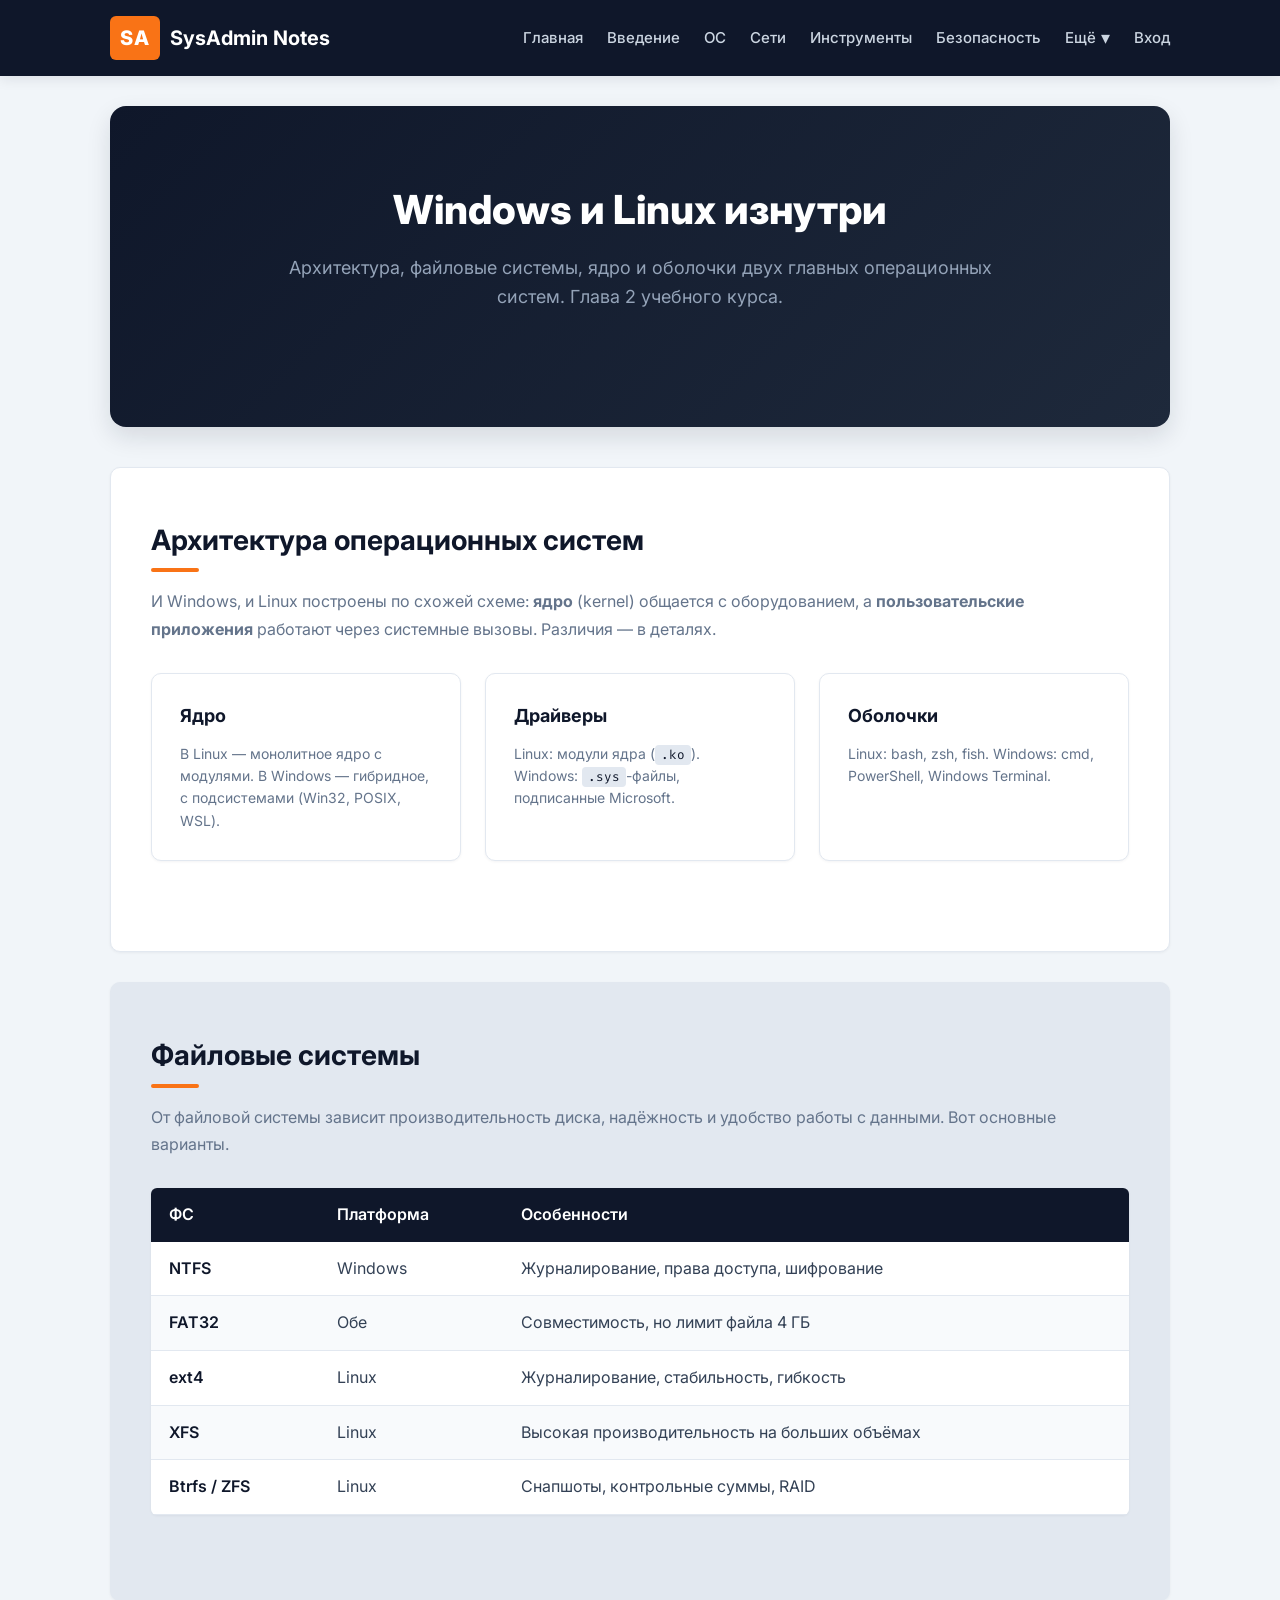
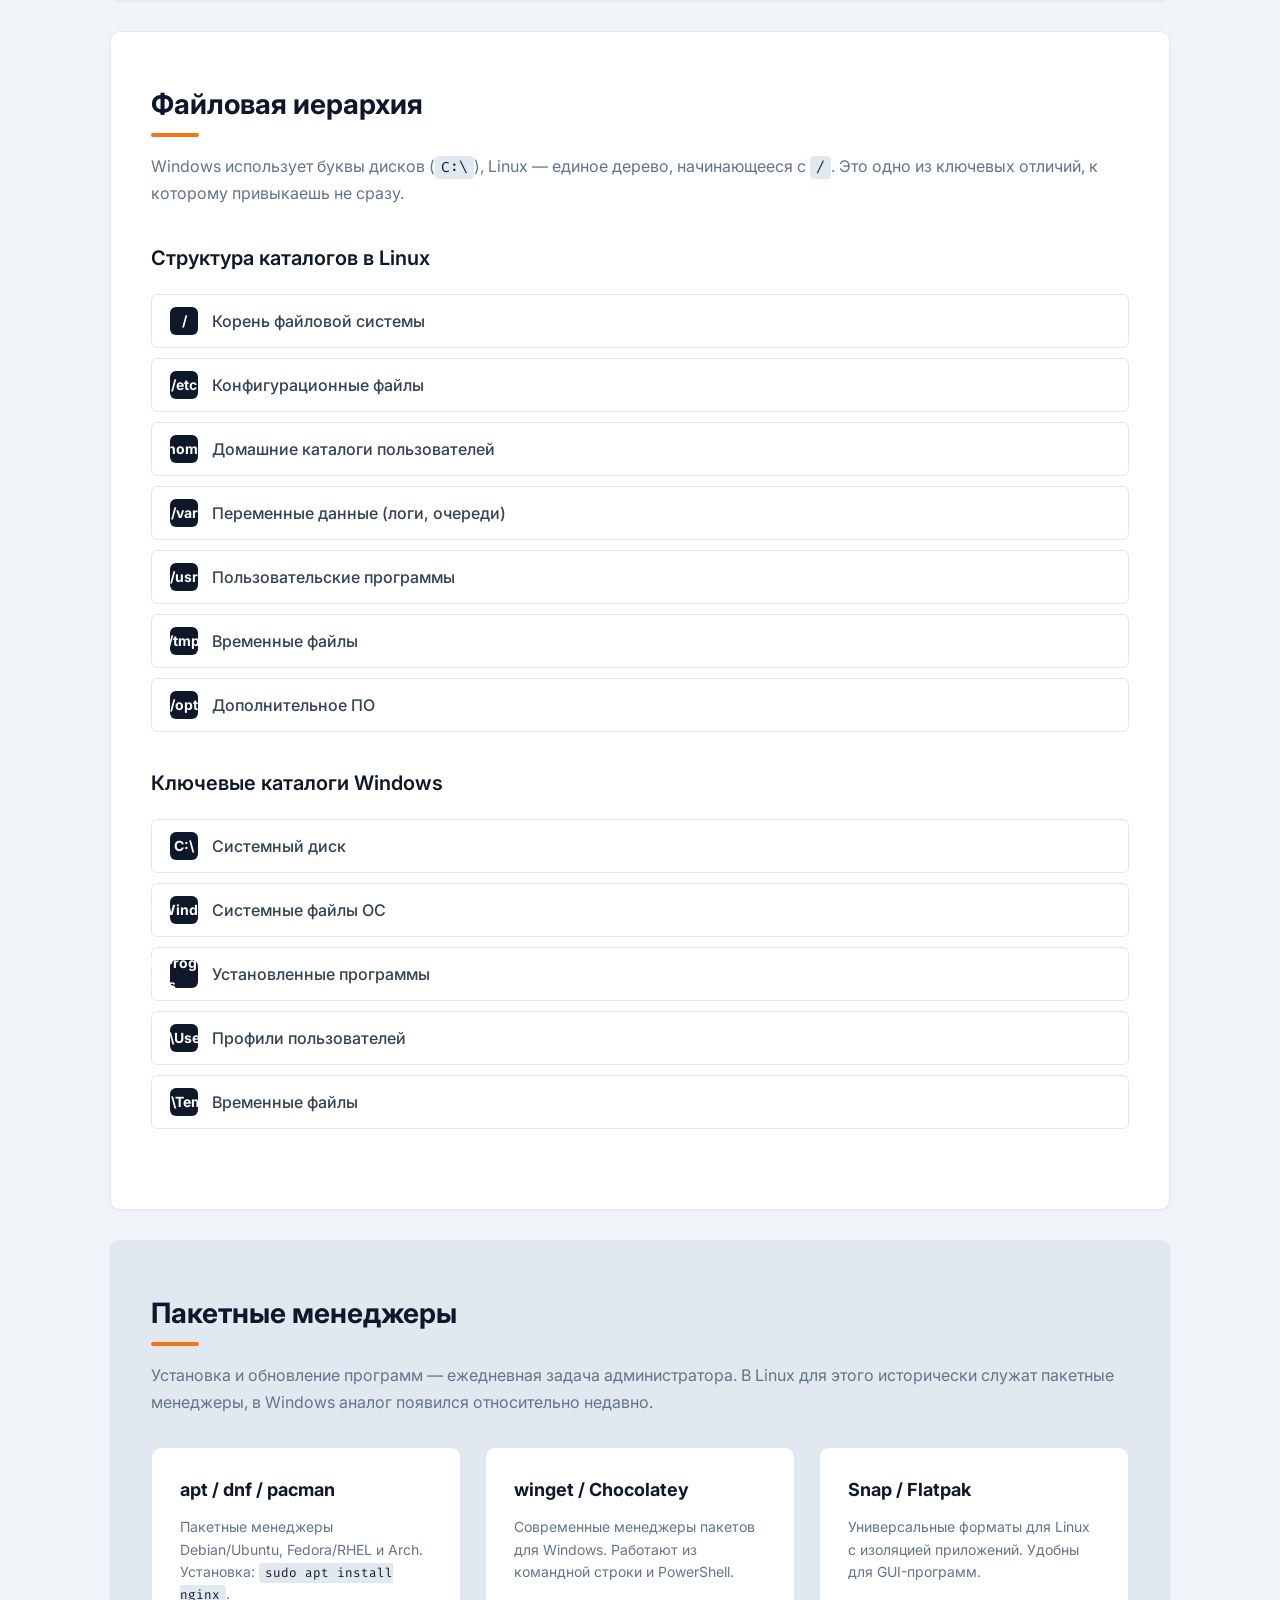
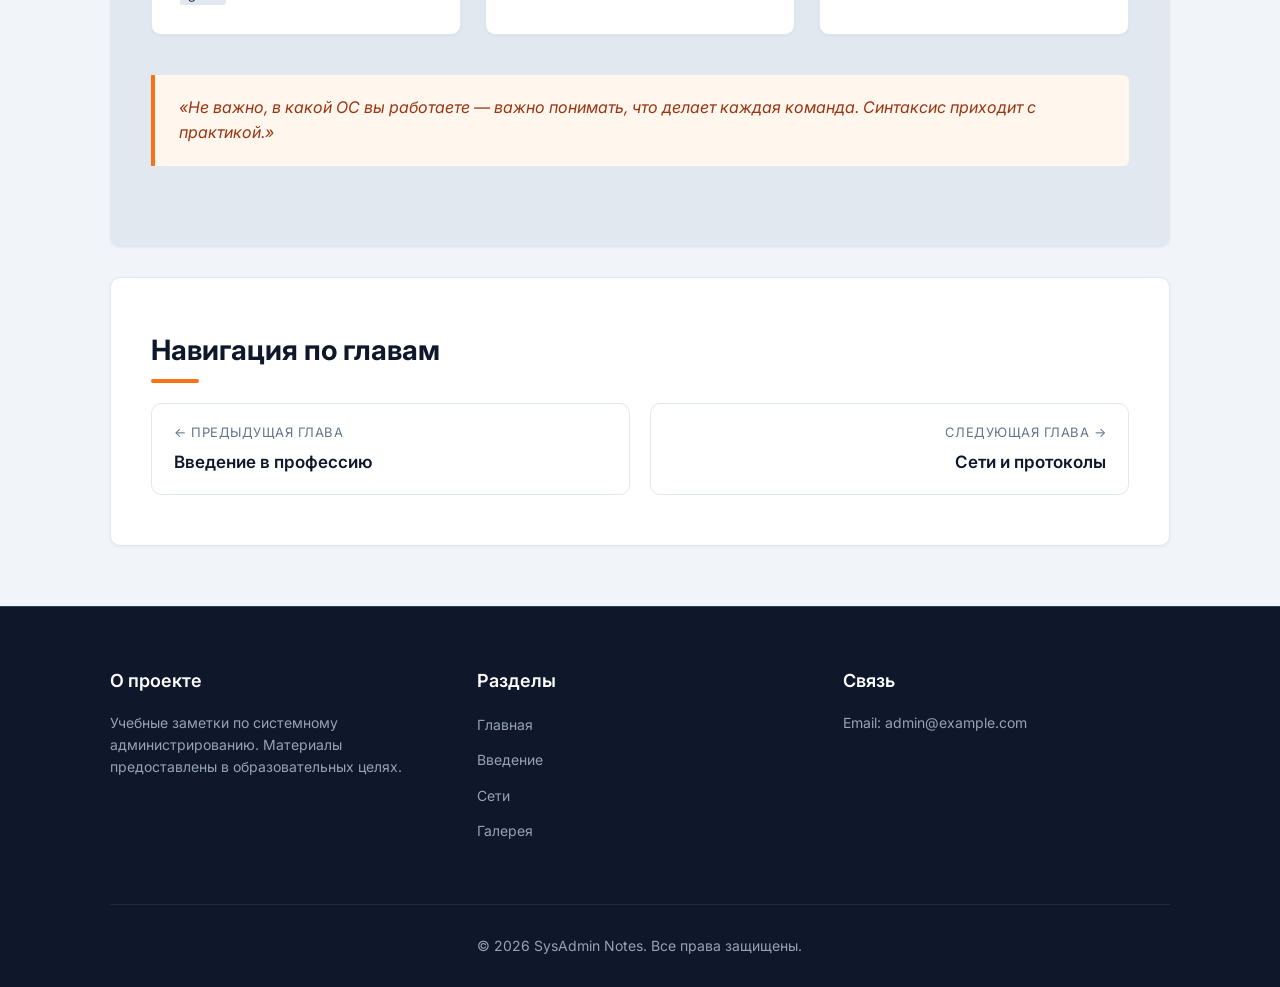
<file: project-root/html/os.html>
<!DOCTYPE html>
<html lang="ru">

<head>
    <meta charset="UTF-8">
    <meta name="viewport" content="width=device-width, initial-scale=1.0">
    <link rel="stylesheet" href="../css/main.css">
    <title>Windows и Linux изнутри &mdash; SysAdmin Notes</title>
</head>

<body>
    <header class="site-header">
        <div class="container">
            <div class="logo">
                <span class="logo-mark">SA</span>
                <span class="logo-text">SysAdmin Notes</span>
            </div>

            <input type="checkbox" id="menu-toggle" class="menu-toggle" hidden>
            <label for="menu-toggle" class="burger" aria-label="Открыть меню">
                <span></span><span></span><span></span>
            </label>

            <nav class="main-nav">
                <ul class="nav-list">
                    <li class="nav-item"><a class="nav-link" href="./index.html">Главная</a></li>
                    <li class="nav-item"><a class="nav-link" href="./intro.html">Введение</a></li>
                    <li class="nav-item"><a class="nav-link" href="./os.html">ОС</a></li>
                    <li class="nav-item"><a class="nav-link" href="./networks.html">Сети</a></li>
                    <li class="nav-item"><a class="nav-link" href="./tools.html">Инструменты</a></li>
                    <li class="nav-item"><a class="nav-link" href="./security.html">Безопасность</a></li>
                    <li class="nav-item nav-item-dropdown">
                        <a class="nav-link nav-link-dropdown" href="#more" aria-haspopup="true" aria-expanded="false">
                            Ещё <span class="dropdown-arrow">&dtrif;</span>
                        </a>
                        <ul class="dropdown-menu">
                            <li><a class="dropdown-link" href="./backup.html">Резервное копирование</a></li>
                            <li><a class="dropdown-link" href="./virtualization.html">Виртуализация</a></li>
                            <li><a class="dropdown-link" href="./automation.html">Автоматизация</a></li>
                            <li><a class="dropdown-link" href="./resources.html">Ресурсы</a></li>
                            <li><a class="dropdown-link" href="./gallery.html">Галерея</a></li>
                        </ul>
                    </li>
                    <li class="nav-item"><a class="nav-link" href="./auth.html">Вход</a></li>
                </ul>
            </nav>
        </div>
    </header>

    <main class="content">
        <section class="hero">
            <h1 class="hero-title">Windows и Linux изнутри</h1>
            <p class="hero-subtitle">
                Архитектура, файловые системы, ядро и оболочки двух главных операционных
                систем. Глава 2 учебного курса.
            </p>
        </section>

        <section class="section">
            <h2 class="section-title">Архитектура операционных систем</h2>
            <p class="section-text">
                И Windows, и Linux построены по схожей схеме: <strong>ядро</strong> (kernel) общается
                с оборудованием, а <strong>пользовательские приложения</strong> работают через системные вызовы.
                Различия — в деталях.
            </p>

            <div class="cards">
                <article class="card">
                    <h3 class="card-title">Ядро</h3>
                    <p class="card-text">
                        В Linux — монолитное ядро с модулями. В Windows — гибридное,
                        с подсистемами (Win32, POSIX, WSL).
                    </p>
                </article>
                <article class="card">
                    <h3 class="card-title">Драйверы</h3>
                    <p class="card-text">
                        Linux: модули ядра (<code>.ko</code>). Windows: <code>.sys</code>-файлы,
                        подписанные Microsoft.
                    </p>
                </article>
                <article class="card">
                    <h3 class="card-title">Оболочки</h3>
                    <p class="card-text">
                        Linux: bash, zsh, fish. Windows: cmd, PowerShell,
                        Windows Terminal.
                    </p>
                </article>
            </div>
        </section>

        <section class="section section-alt">
            <h2 class="section-title">Файловые системы</h2>
            <p class="section-text">
                От файловой системы зависит производительность диска, надёжность и удобство
                работы с данными. Вот основные варианты.
            </p>

            <table class="compare-table">
                <thead>
                    <tr>
                        <th class="th-feature">ФС</th>
                        <th class="th-windows">Платформа</th>
                        <th class="th-linux">Особенности</th>
                    </tr>
                </thead>
                <tbody>
                    <tr>
                        <td class="td-feature">NTFS</td>
                        <td>Windows</td>
                        <td>Журналирование, права доступа, шифрование</td>
                    </tr>
                    <tr>
                        <td class="td-feature">FAT32</td>
                        <td>Обе</td>
                        <td>Совместимость, но лимит файла 4 ГБ</td>
                    </tr>
                    <tr>
                        <td class="td-feature">ext4</td>
                        <td>Linux</td>
                        <td>Журналирование, стабильность, гибкость</td>
                    </tr>
                    <tr>
                        <td class="td-feature">XFS</td>
                        <td>Linux</td>
                        <td>Высокая производительность на больших объёмах</td>
                    </tr>
                    <tr>
                        <td class="td-feature">Btrfs / ZFS</td>
                        <td>Linux</td>
                        <td>Снапшоты, контрольные суммы, RAID</td>
                    </tr>
                </tbody>
            </table>
        </section>

        <section class="section">
            <h2 class="section-title">Файловая иерархия</h2>
            <p class="section-text">
                Windows использует буквы дисков (<code>C:\</code>), Linux — единое дерево,
                начинающееся с <code>/</code>. Это одно из ключевых отличий, к которому
                привыкаешь не сразу.
            </p>

            <h3 class="subsection-title">Структура каталогов в Linux</h3>
            <ul class="osi-list">
                <li class="osi-item"><span class="osi-num">/</span> Корень файловой системы</li>
                <li class="osi-item"><span class="osi-num">/etc</span> Конфигурационные файлы</li>
                <li class="osi-item"><span class="osi-num">/home</span> Домашние каталоги пользователей</li>
                <li class="osi-item"><span class="osi-num">/var</span> Переменные данные (логи, очереди)</li>
                <li class="osi-item"><span class="osi-num">/usr</span> Пользовательские программы</li>
                <li class="osi-item"><span class="osi-num">/tmp</span> Временные файлы</li>
                <li class="osi-item"><span class="osi-num">/opt</span> Дополнительное ПО</li>
            </ul>

            <h3 class="subsection-title">Ключевые каталоги Windows</h3>
            <ul class="osi-list">
                <li class="osi-item"><span class="osi-num">C:\</span> Системный диск</li>
                <li class="osi-item"><span class="osi-num">C:\Windows</span> Системные файлы ОС</li>
                <li class="osi-item"><span class="osi-num">C:\Program Files</span> Установленные программы</li>
                <li class="osi-item"><span class="osi-num">C:\Users</span> Профили пользователей</li>
                <li class="osi-item"><span class="osi-num">C:\Temp</span> Временные файлы</li>
            </ul>
        </section>

        <section class="section section-alt">
            <h2 class="section-title">Пакетные менеджеры</h2>
            <p class="section-text">
                Установка и обновление программ &mdash; ежедневная задача администратора.
                В Linux для этого исторически служат пакетные менеджеры, в Windows аналог
                появился относительно недавно.
            </p>

            <div class="cards">
                <article class="card">
                    <h3 class="card-title">apt / dnf / pacman</h3>
                    <p class="card-text">
                        Пакетные менеджеры Debian/Ubuntu, Fedora/RHEL и Arch.
                        Установка: <code>sudo apt install nginx</code>.
                    </p>
                </article>
                <article class="card">
                    <h3 class="card-title">winget / Chocolatey</h3>
                    <p class="card-text">
                        Современные менеджеры пакетов для Windows. Работают
                        из командной строки и PowerShell.
                    </p>
                </article>
                <article class="card">
                    <h3 class="card-title">Snap / Flatpak</h3>
                    <p class="card-text">
                        Универсальные форматы для Linux с изоляцией приложений.
                        Удобны для GUI-программ.
                    </p>
                </article>
            </div>

            <blockquote class="quote">
                &laquo;Не важно, в какой ОС вы работаете &mdash; важно понимать, что делает каждая команда.
                Синтаксис приходит с практикой.&raquo;
            </blockquote>
        </section>

        <section class="section">
            <h2 class="section-title">Навигация по главам</h2>
            <div class="chapter-nav">
                <a class="chapter-link chapter-link-prev" href="./intro.html">
                    <span class="chapter-label">&larr; Предыдущая глава</span>
                    <span class="chapter-title">Введение в профессию</span>
                </a>
                <a class="chapter-link chapter-link-next" href="./networks.html">
                    <span class="chapter-label">Следующая глава &rarr;</span>
                    <span class="chapter-title">Сети и протоколы</span>
                </a>
            </div>
        </section>
    </main>

    <footer class="site-footer" id="contacts">
        <div class="container footer-grid">
            <div class="footer-column">
                <h4 class="footer-title">О проекте</h4>
                <p class="footer-text">
                    Учебные заметки по системному администрированию.
                    Материалы предоставлены в образовательных целях.
                </p>
            </div>
            <div class="footer-column">
                <h4 class="footer-title">Разделы</h4>
                <ul class="footer-list">
                    <li class="footer-item"><a class="footer-link" href="./index.html">Главная</a></li>
                    <li class="footer-item"><a class="footer-link" href="./intro.html">Введение</a></li>
                    <li class="footer-item"><a class="footer-link" href="./networks.html">Сети</a></li>
                    <li class="footer-item"><a class="footer-link" href="./gallery.html">Галерея</a></li>
                </ul>
            </div>
            <div class="footer-column">
                <h4 class="footer-title">Связь</h4>
                <p class="footer-text">
                    Email: <a class="footer-link" href="mailto:admin@example.com">admin@example.com</a>
                </p>
            </div>
            <div class="footer-bottom">
                <p class="copyright">&copy; 2026 SysAdmin Notes. Все права защищены.</p>
            </div>
        </div>
    </footer>
</body>

</html>
</file>
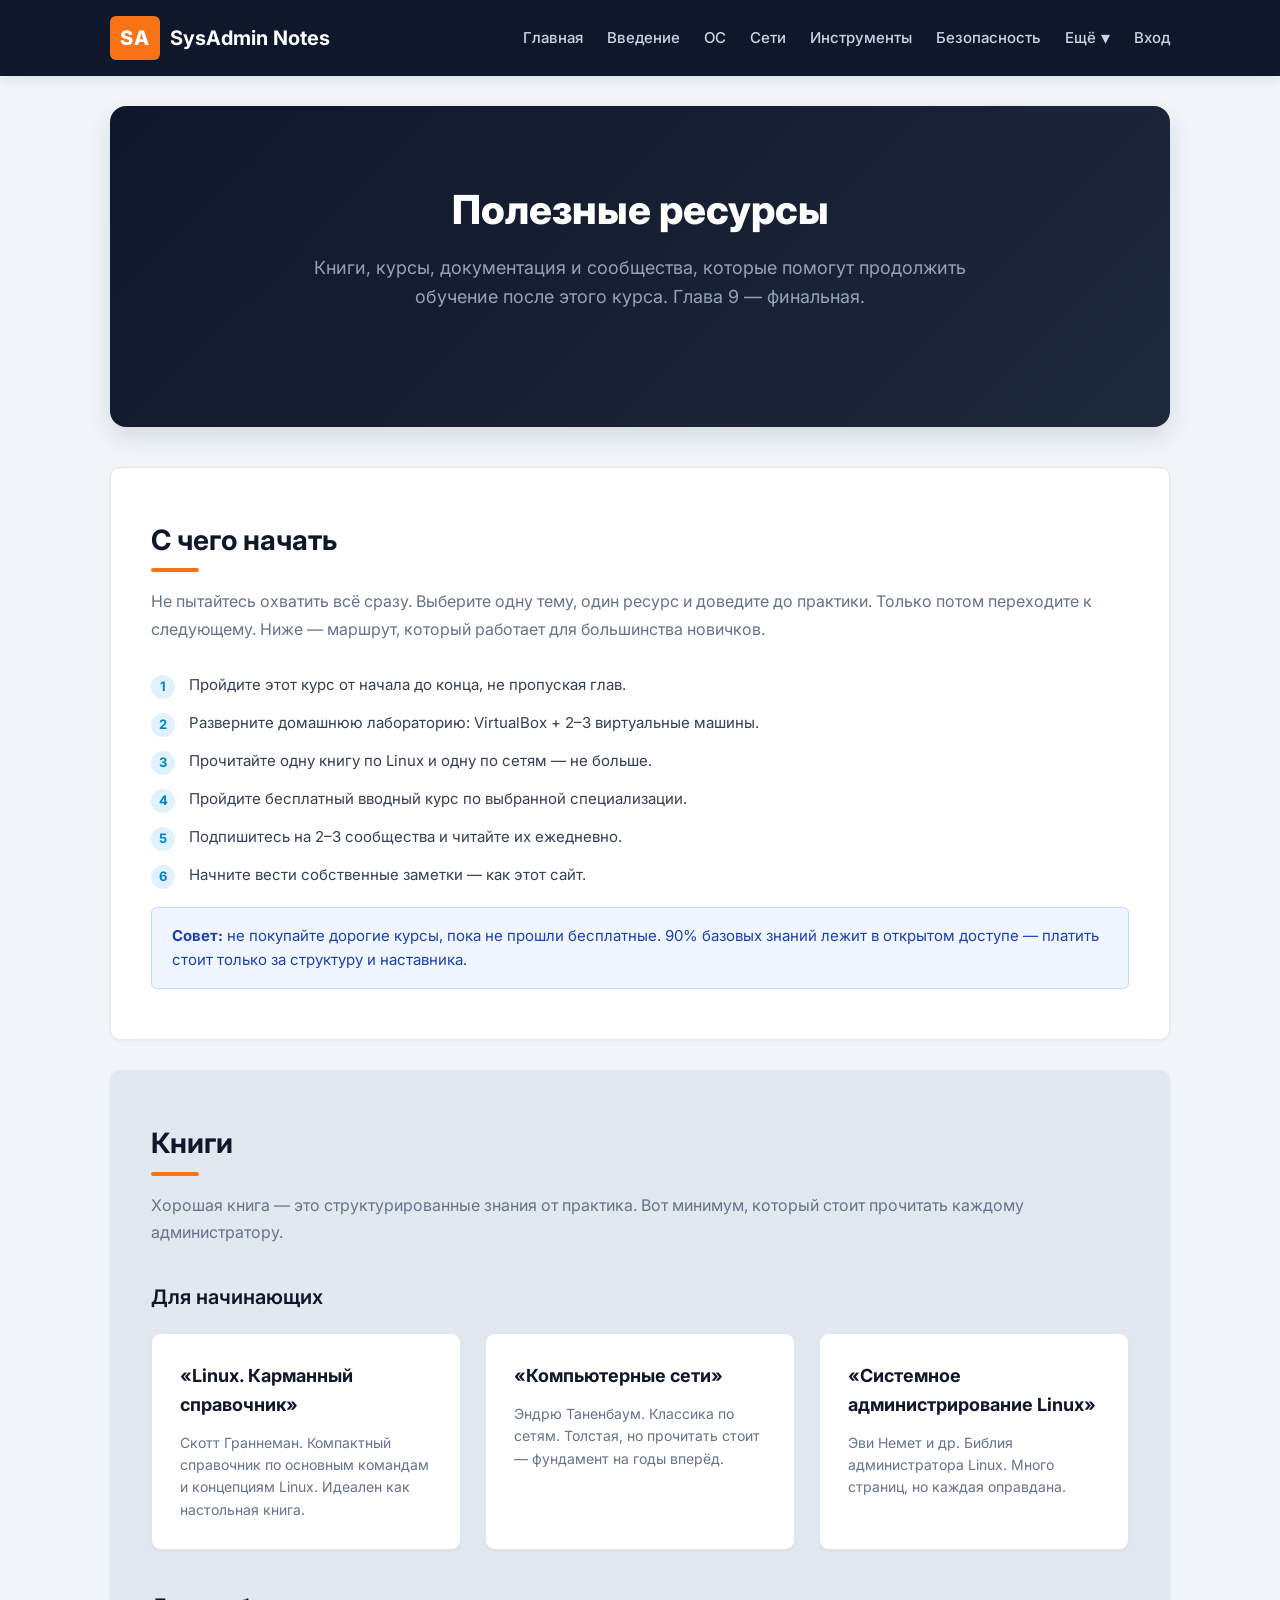
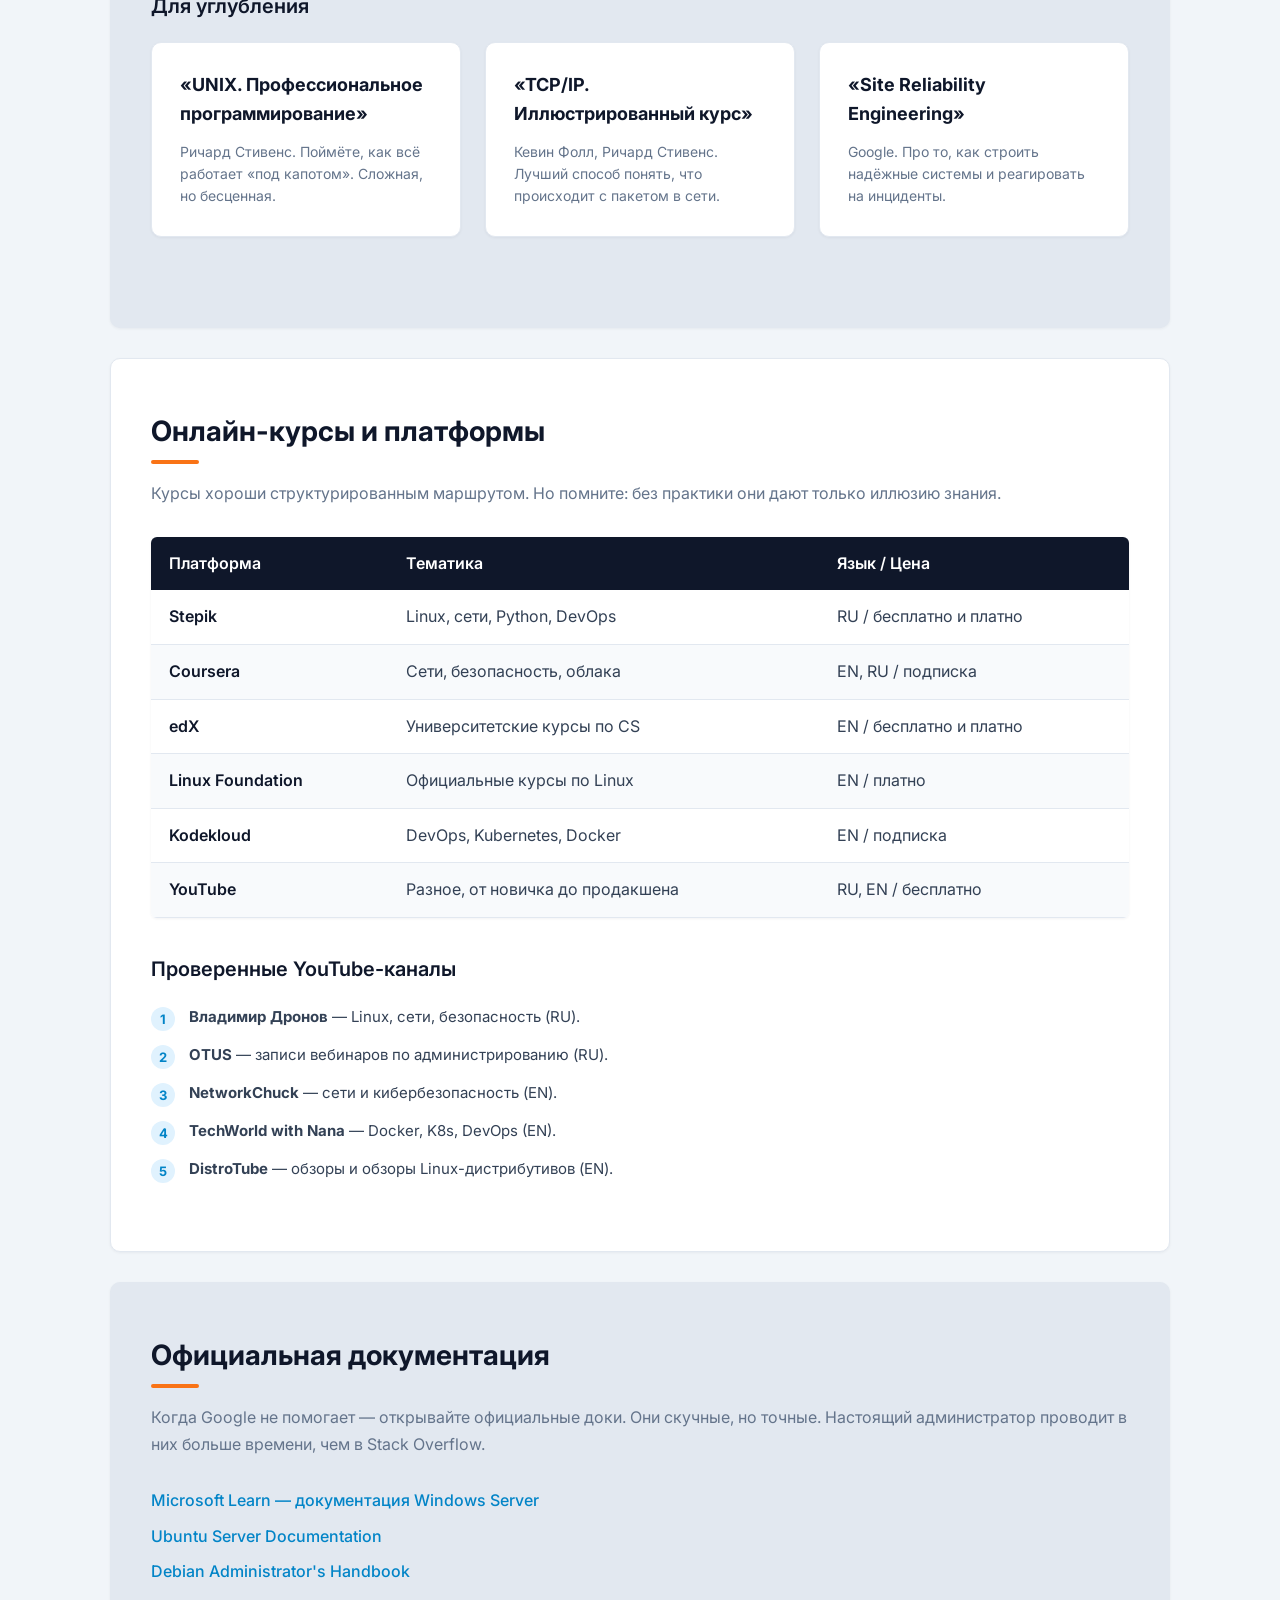
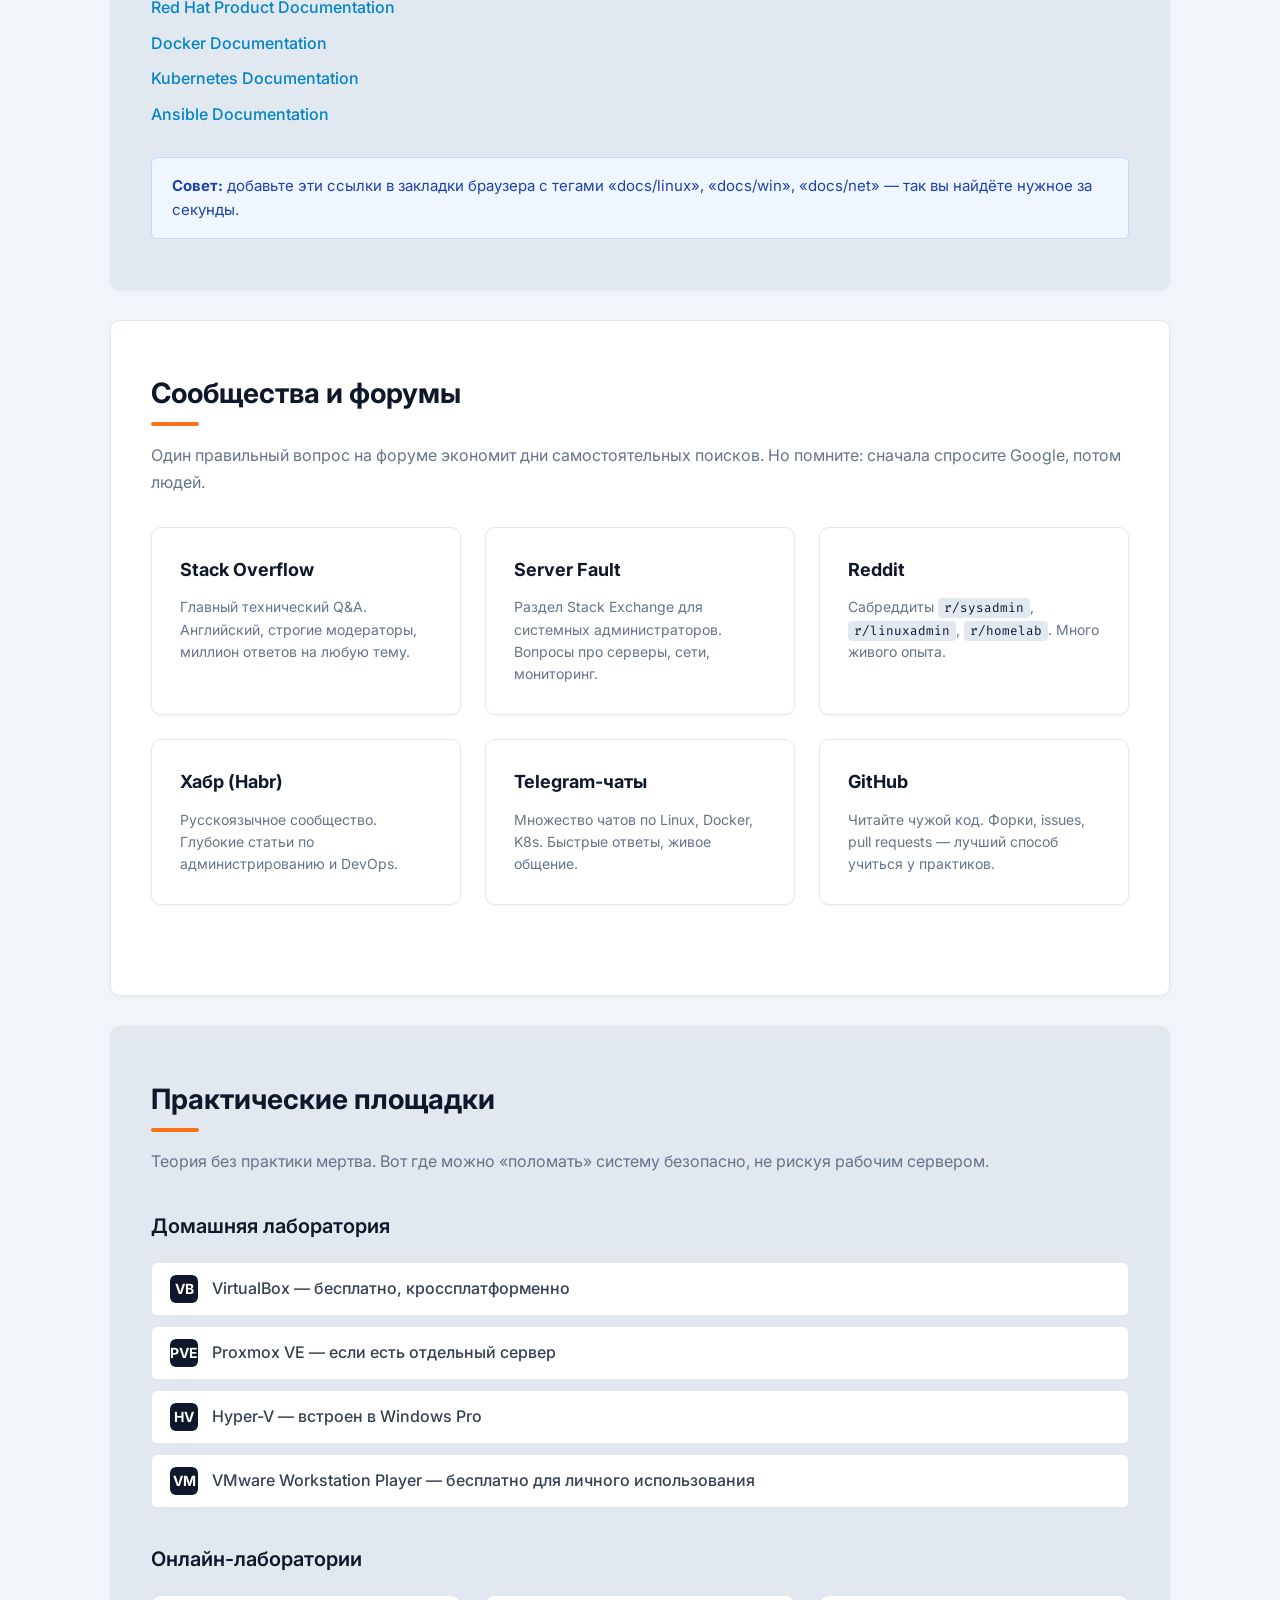
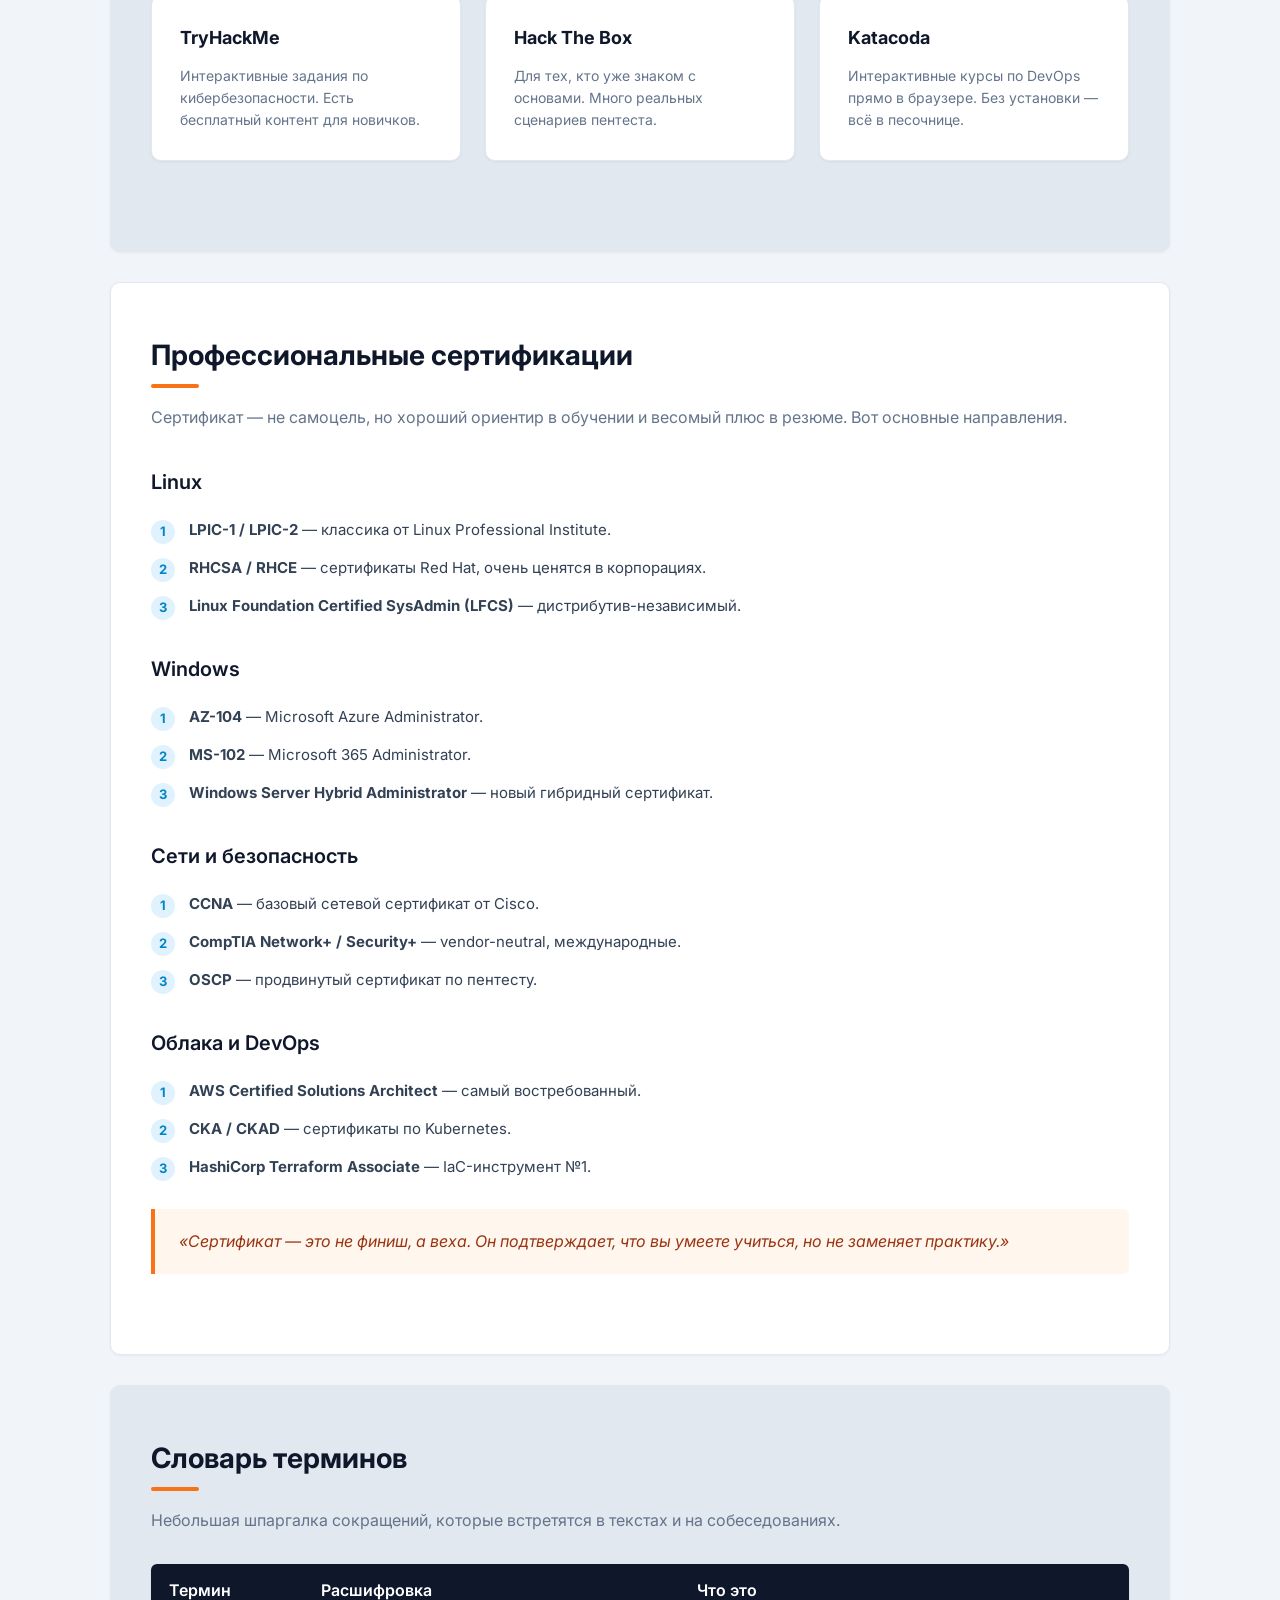
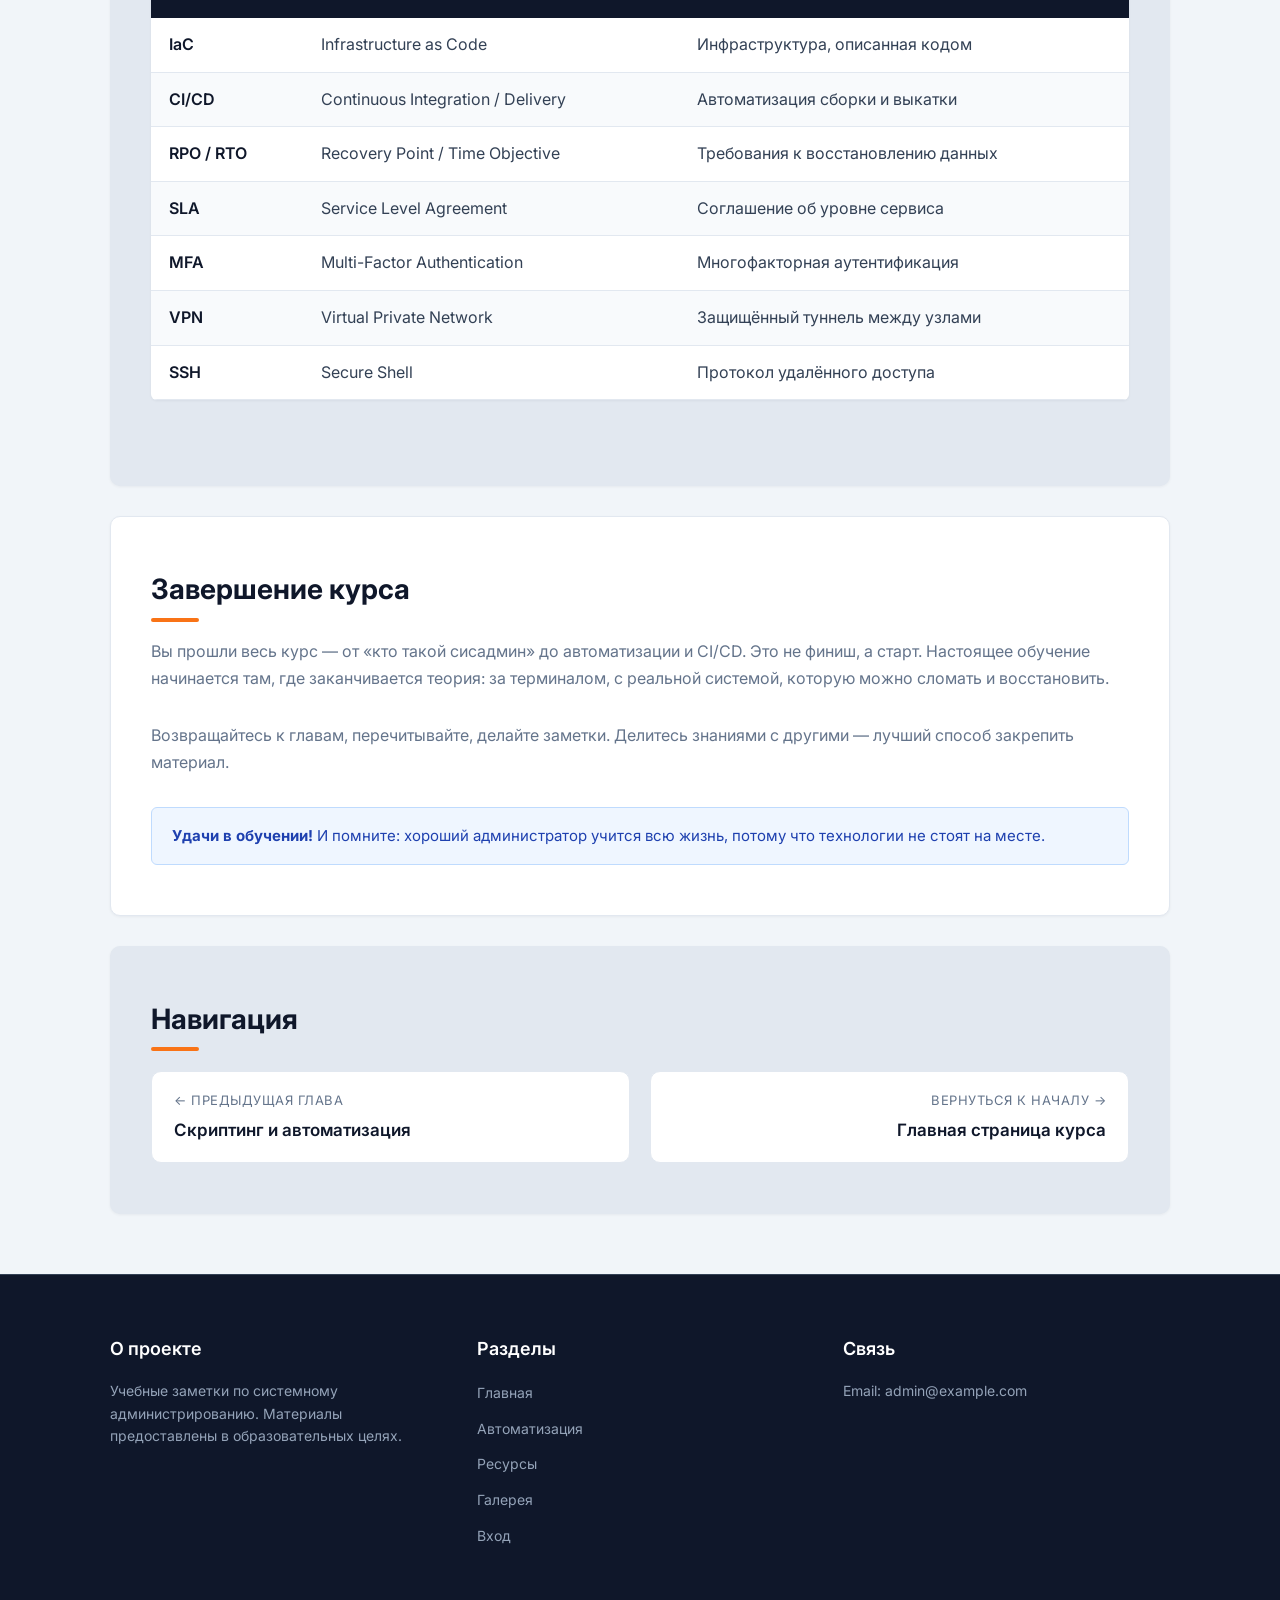
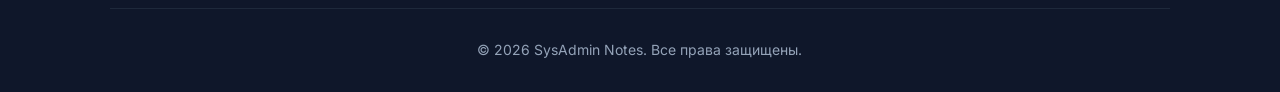
<file: project-root/html/resources.html>
<!DOCTYPE html>
<html lang="ru">

<head>
    <meta charset="UTF-8">
    <meta name="viewport" content="width=device-width, initial-scale=1.0">
    <link rel="stylesheet" href="../css/main.css">
    <title>Полезные ресурсы &mdash; SysAdmin Notes</title>
</head>

<body>
    <header class="site-header">
        <div class="container">
            <div class="logo">
                <span class="logo-mark">SA</span>
                <span class="logo-text">SysAdmin Notes</span>
            </div>
            
            <input type="checkbox" id="menu-toggle" class="menu-toggle" hidden>
            <label for="menu-toggle" class="burger" aria-label="Открыть меню">
                <span></span><span></span><span></span>
            </label>
            
            <nav class="main-nav">
                <ul class="nav-list">
                    <li class="nav-item"><a class="nav-link" href="./index.html">Главная</a></li>
                    <li class="nav-item"><a class="nav-link" href="./intro.html">Введение</a></li>
                    <li class="nav-item"><a class="nav-link" href="./os.html">ОС</a></li>
                    <li class="nav-item"><a class="nav-link" href="./networks.html">Сети</a></li>
                    <li class="nav-item"><a class="nav-link" href="./tools.html">Инструменты</a></li>
                    <li class="nav-item"><a class="nav-link" href="./security.html">Безопасность</a></li>
                    <li class="nav-item nav-item-dropdown">
                        <a class="nav-link nav-link-dropdown" href="#more" aria-haspopup="true" aria-expanded="false">
                            Ещё <span class="dropdown-arrow">&dtrif;</span>
                        </a>
                        <ul class="dropdown-menu">
                            <li><a class="dropdown-link" href="./backup.html">Резервное копирование</a></li>
                            <li><a class="dropdown-link" href="./virtualization.html">Виртуализация</a></li>
                            <li><a class="dropdown-link" href="./automation.html">Автоматизация</a></li>
                            <li><a class="dropdown-link" href="./resources.html">Ресурсы</a></li>
                            <li><a class="dropdown-link" href="./gallery.html">Галерея</a></li>
                        </ul>
                    </li>
                    <li class="nav-item"><a class="nav-link" href="./auth.html">Вход</a></li>
                </ul>
            </nav>
        </div>
    </header>

    <main class="content">
        <section class="hero">
            <h1 class="hero-title">Полезные ресурсы</h1>
            <p class="hero-subtitle">
                Книги, курсы, документация и сообщества, которые помогут
                продолжить обучение после этого курса. Глава 9 &mdash; финальная.
            </p>
        </section>

        <section class="section">
            <h2 class="section-title">С чего начать</h2>
            <p class="section-text">
                Не пытайтесь охватить всё сразу. Выберите одну тему, один ресурс и
                доведите до практики. Только потом переходите к следующему. Ниже &mdash;
                маршрут, который работает для большинства новичков.
            </p>

            <ol class="skills-list">
                <li class="skills-item">
                    Пройдите этот курс от начала до конца, не пропуская глав.
                </li>
                <li class="skills-item">
                    Разверните домашнюю лабораторию: VirtualBox + 2–3 виртуальные машины.
                </li>
                <li class="skills-item">
                    Прочитайте одну книгу по Linux и одну по сетям &mdash; не больше.
                </li>
                <li class="skills-item">
                    Пройдите бесплатный вводный курс по выбранной специализации.
                </li>
                <li class="skills-item">
                    Подпишитесь на 2–3 сообщества и читайте их ежедневно.
                </li>
                <li class="skills-item">
                    Начните вести собственные заметки &mdash; как этот сайт.
                </li>
            </ol>

            <p class="note">
                <ins>Совет:</ins> не покупайте дорогие курсы, пока не прошли
                бесплатные. 90% базовых знаний лежит в открытом доступе &mdash;
                платить стоит только за структуру и наставника.
            </p>
        </section>

        <section class="section section-alt">
            <h2 class="section-title">Книги</h2>
            <p class="section-text">
                Хорошая книга &mdash; это структурированные знания от практика.
                Вот минимум, который стоит прочитать каждому администратору.
            </p>

            <h3 class="subsection-title">Для начинающих</h3>
            <div class="cards">
                <article class="card">
                    <h3 class="card-title">&laquo;Linux. Карманный справочник&raquo;</h3>
                    <p class="card-text">
                        Скотт Граннеман. Компактный справочник по основным
                        командам и концепциям Linux. Идеален как настольная книга.
                    </p>
                </article>
                <article class="card">
                    <h3 class="card-title">&laquo;Компьютерные сети&raquo;</h3>
                    <p class="card-text">
                        Эндрю Таненбаум. Классика по сетям. Толстая, но
                        прочитать стоит &mdash; фундамент на годы вперёд.
                    </p>
                </article>
                <article class="card">
                    <h3 class="card-title">&laquo;Системное администрирование Linux&raquo;</h3>
                    <p class="card-text">
                        Эви Немет и др. Библия администратора Linux. Много
                        страниц, но каждая оправдана.
                    </p>
                </article>
            </div>

            <h3 class="subsection-title">Для углубления</h3>
            <div class="cards">
                <article class="card">
                    <h3 class="card-title">&laquo;UNIX. Профессиональное программирование&raquo;</h3>
                    <p class="card-text">
                        Ричард Стивенс. Поймёте, как всё работает &laquo;под капотом&raquo;.
                        Сложная, но бесценная.
                    </p>
                </article>
                <article class="card">
                    <h3 class="card-title">&laquo;TCP/IP. Иллюстрированный курс&raquo;</h3>
                    <p class="card-text">
                        Кевин Фолл, Ричард Стивенс. Лучший способ понять,
                        что происходит с пакетом в сети.
                    </p>
                </article>
                <article class="card">
                    <h3 class="card-title">&laquo;Site Reliability Engineering&raquo;</h3>
                    <p class="card-text">
                        Google. Про то, как строить надёжные системы
                        и реагировать на инциденты.
                    </p>
                </article>
            </div>
        </section>

        <section class="section">
            <h2 class="section-title">Онлайн-курсы и платформы</h2>
            <p class="section-text">
                Курсы хороши структурированным маршрутом. Но помните: без практики
                они дают только иллюзию знания.
            </p>

            <table class="compare-table">
                <thead>
                    <tr>
                        <th class="th-feature">Платформа</th>
                        <th class="th-windows">Тематика</th>
                        <th class="th-linux">Язык / Цена</th>
                    </tr>
                </thead>
                <tbody>
                    <tr>
                        <td class="td-feature">Stepik</td>
                        <td>Linux, сети, Python, DevOps</td>
                        <td>RU / бесплатно и платно</td>
                    </tr>
                    <tr>
                        <td class="td-feature">Coursera</td>
                        <td>Сети, безопасность, облака</td>
                        <td>EN, RU / подписка</td>
                    </tr>
                    <tr>
                        <td class="td-feature">edX</td>
                        <td>Университетские курсы по CS</td>
                        <td>EN / бесплатно и платно</td>
                    </tr>
                    <tr>
                        <td class="td-feature">Linux Foundation</td>
                        <td>Официальные курсы по Linux</td>
                        <td>EN / платно</td>
                    </tr>
                    <tr>
                        <td class="td-feature">Kodekloud</td>
                        <td>DevOps, Kubernetes, Docker</td>
                        <td>EN / подписка</td>
                    </tr>
                    <tr>
                        <td class="td-feature">YouTube</td>
                        <td>Разное, от новичка до продакшена</td>
                        <td>RU, EN / бесплатно</td>
                    </tr>
                </tbody>
            </table>

            <h3 class="subsection-title">Проверенные YouTube-каналы</h3>
            <ul class="skills-list">
                <li class="skills-item">
                    <strong>Владимир Дронов</strong> &mdash; Linux, сети, безопасность (RU).
                </li>
                <li class="skills-item">
                    <strong>OTUS</strong> &mdash; записи вебинаров по администрированию (RU).
                </li>
                <li class="skills-item">
                    <strong>NetworkChuck</strong> &mdash; сети и кибербезопасность (EN).
                </li>
                <li class="skills-item">
                    <strong>TechWorld with Nana</strong> &mdash; Docker, K8s, DevOps (EN).
                </li>
                <li class="skills-item">
                    <strong>DistroTube</strong> &mdash; обзоры и обзоры Linux-дистрибутивов (EN).
                </li>
            </ul>
        </section>

        <section class="section section-alt">
            <h2 class="section-title">Официальная документация</h2>
            <p class="section-text">
                Когда Google не помогает &mdash; открывайте официальные доки.
                Они скучные, но точные. Настоящий администратор проводит
                в них больше времени, чем в Stack Overflow.
            </p>

            <ul class="links-list">
                <li class="links-item">
                    <a class="doc-link" target="_blank" href="https://learn.microsoft.com/ru-ru/windows-server/">
                        Microsoft Learn &mdash; документация Windows Server
                    </a>
                </li>
                <li class="links-item">
                    <a class="doc-link" target="_blank" href="https://ubuntu.com/server/docs">
                        Ubuntu Server Documentation
                    </a>
                </li>
                <li class="links-item">
                    <a class="doc-link" target="_blank" href="https://www.debian.org/doc/">
                        Debian Administrator's Handbook
                    </a>
                </li>
                <li class="links-item">
                    <a class="doc-link" target="_blank" href="https://docs.redhat.com/">
                        Red Hat Product Documentation
                    </a>
                </li>
                <li class="links-item">
                    <a class="doc-link" target="_blank" href="https://docs.docker.com/">
                        Docker Documentation
                    </a>
                </li>
                <li class="links-item">
                    <a class="doc-link" target="_blank" href="https://kubernetes.io/docs/">
                        Kubernetes Documentation
                    </a>
                </li>
                <li class="links-item">
                    <a class="doc-link" target="_blank" href="https://docs.ansible.com/">
                        Ansible Documentation
                    </a>
                </li>
            </ul>

            <p class="note">
                <ins>Совет:</ins> добавьте эти ссылки в закладки браузера с тегами
                &laquo;docs/linux&raquo;, &laquo;docs/win&raquo;, &laquo;docs/net&raquo; &mdash; так вы найдёте нужное за секунды.
            </p>
        </section>

        <section class="section">
            <h2 class="section-title">Сообщества и форумы</h2>
            <p class="section-text">
                Один правильный вопрос на форуме экономит дни самостоятельных
                поисков. Но помните: сначала спросите Google, потом людей.
            </p>

            <div class="cards">
                <article class="card">
                    <h3 class="card-title">Stack Overflow</h3>
                    <p class="card-text">
                        Главный технический Q&A. Английский, строгие модераторы,
                        миллион ответов на любую тему.
                    </p>
                </article>
                <article class="card">
                    <h3 class="card-title">Server Fault</h3>
                    <p class="card-text">
                        Раздел Stack Exchange для системных администраторов.
                        Вопросы про серверы, сети, мониторинг.
                    </p>
                </article>
                <article class="card">
                    <h3 class="card-title">Reddit</h3>
                    <p class="card-text">
                        Сабреддиты <code>r/sysadmin</code>, <code>r/linuxadmin</code>,
                        <code>r/homelab</code>. Много живого опыта.
                    </p>
                </article>
                <article class="card">
                    <h3 class="card-title">Хабр (Habr)</h3>
                    <p class="card-text">
                        Русскоязычное сообщество. Глубокие статьи по администрированию
                        и DevOps.
                    </p>
                </article>
                <article class="card">
                    <h3 class="card-title">Telegram-чаты</h3>
                    <p class="card-text">
                        Множество чатов по Linux, Docker, K8s. Быстрые
                        ответы, живое общение.
                    </p>
                </article>
                <article class="card">
                    <h3 class="card-title">GitHub</h3>
                    <p class="card-text">
                        Читайте чужой код. Форки, issues, pull requests &mdash;
                        лучший способ учиться у практиков.
                    </p>
                </article>
            </div>
        </section>

        <section class="section section-alt">
            <h2 class="section-title">Практические площадки</h2>
            <p class="section-text">
                Теория без практики мертва. Вот где можно &laquo;поломать&raquo; систему
                безопасно, не рискуя рабочим сервером.
            </p>

            <h3 class="subsection-title">Домашняя лаборатория</h3>
            <ul class="osi-list">
                <li class="osi-item"><span class="osi-num">VB</span> VirtualBox &mdash; бесплатно, кроссплатформенно
                </li>
                <li class="osi-item"><span class="osi-num">PVE</span> Proxmox VE &mdash; если есть отдельный сервер</li>
                <li class="osi-item"><span class="osi-num">HV</span> Hyper-V &mdash; встроен в Windows Pro</li>
                <li class="osi-item"><span class="osi-num">VM</span> VMware Workstation Player &mdash; бесплатно для
                    личного использования</li>
            </ul>

            <h3 class="subsection-title">Онлайн-лаборатории</h3>
            <div class="cards">
                <article class="card">
                    <h3 class="card-title">TryHackMe</h3>
                    <p class="card-text">
                        Интерактивные задания по кибербезопасности.
                        Есть бесплатный контент для новичков.
                    </p>
                </article>
                <article class="card">
                    <h3 class="card-title">Hack The Box</h3>
                    <p class="card-text">
                        Для тех, кто уже знаком с основами. Много
                        реальных сценариев пентеста.
                    </p>
                </article>
                <article class="card">
                    <h3 class="card-title">Katacoda</h3>
                    <p class="card-text">
                        Интерактивные курсы по DevOps прямо в браузере.
                        Без установки &mdash; всё в песочнице.
                    </p>
                </article>
            </div>
        </section>

        <section class="section">
            <h2 class="section-title">Профессиональные сертификации</h2>
            <p class="section-text">
                Сертификат &mdash; не самоцель, но хороший ориентир в обучении
                и весомый плюс в резюме. Вот основные направления.
            </p>

            <h3 class="subsection-title">Linux</h3>
            <ul class="skills-list">
                <li class="skills-item"><strong>LPIC-1 / LPIC-2</strong> &mdash; классика от Linux Professional
                    Institute.</li>
                <li class="skills-item"><strong>RHCSA / RHCE</strong> &mdash; сертификаты Red Hat, очень ценятся в
                    корпорациях.</li>
                <li class="skills-item"><strong>Linux Foundation Certified SysAdmin (LFCS)</strong> &mdash;
                    дистрибутив-независимый.</li>
            </ul>

            <h3 class="subsection-title">Windows</h3>
            <ul class="skills-list">
                <li class="skills-item"><strong>AZ-104</strong> &mdash; Microsoft Azure Administrator.</li>
                <li class="skills-item"><strong>MS-102</strong> &mdash; Microsoft 365 Administrator.</li>
                <li class="skills-item"><strong>Windows Server Hybrid Administrator</strong> &mdash; новый гибридный
                    сертификат.</li>
            </ul>

            <h3 class="subsection-title">Сети и безопасность</h3>
            <ul class="skills-list">
                <li class="skills-item"><strong>CCNA</strong> &mdash; базовый сетевой сертификат от Cisco.</li>
                <li class="skills-item"><strong>CompTIA Network+ / Security+</strong> &mdash; vendor-neutral,
                    международные.</li>
                <li class="skills-item"><strong>OSCP</strong> &mdash; продвинутый сертификат по пентесту.</li>
            </ul>

            <h3 class="subsection-title">Облака и DevOps</h3>
            <ul class="skills-list">
                <li class="skills-item"><strong>AWS Certified Solutions Architect</strong> &mdash; самый востребованный.
                </li>
                <li class="skills-item"><strong>CKA / CKAD</strong> &mdash; сертификаты по Kubernetes.</li>
                <li class="skills-item"><strong>HashiCorp Terraform Associate</strong> &mdash; IaC-инструмент №1.</li>
            </ul>

            <blockquote class="quote">
                &laquo;Сертификат &mdash; это не финиш, а веха. Он подтверждает,
                что вы умеете учиться, но не заменяет практику.&raquo;
            </blockquote>
        </section>

        <section class="section section-alt">
            <h2 class="section-title">Словарь терминов</h2>
            <p class="section-text">
                Небольшая шпаргалка сокращений, которые встретятся в текстах
                и на собеседованиях.
            </p>

            <table class="compare-table">
                <thead>
                    <tr>
                        <th class="th-feature">Термин</th>
                        <th class="th-windows">Расшифровка</th>
                        <th class="th-linux">Что это</th>
                    </tr>
                </thead>
                <tbody>
                    <tr>
                        <td class="td-feature">IaC</td>
                        <td>Infrastructure as Code</td>
                        <td>Инфраструктура, описанная кодом</td>
                    </tr>
                    <tr>
                        <td class="td-feature">CI/CD</td>
                        <td>Continuous Integration / Delivery</td>
                        <td>Автоматизация сборки и выкатки</td>
                    </tr>
                    <tr>
                        <td class="td-feature">RPO / RTO</td>
                        <td>Recovery Point / Time Objective</td>
                        <td>Требования к восстановлению данных</td>
                    </tr>
                    <tr>
                        <td class="td-feature">SLA</td>
                        <td>Service Level Agreement</td>
                        <td>Соглашение об уровне сервиса</td>
                    </tr>
                    <tr>
                        <td class="td-feature">MFA</td>
                        <td>Multi-Factor Authentication</td>
                        <td>Многофакторная аутентификация</td>
                    </tr>
                    <tr>
                        <td class="td-feature">VPN</td>
                        <td>Virtual Private Network</td>
                        <td>Защищённый туннель между узлами</td>
                    </tr>
                    <tr>
                        <td class="td-feature">SSH</td>
                        <td>Secure Shell</td>
                        <td>Протокол удалённого доступа</td>
                    </tr>
                </tbody>
            </table>
        </section>

        <section class="section">
            <h2 class="section-title">Завершение курса</h2>
            <p class="section-text">
                Вы прошли весь курс &mdash; от &laquo;кто такой сисадмин&raquo; до автоматизации
                и CI/CD. Это не финиш, а старт. Настоящее обучение начинается
                там, где заканчивается теория: за терминалом, с реальной системой,
                которую можно сломать и восстановить.
            </p>

            <p class="section-text">
                Возвращайтесь к главам, перечитывайте, делайте заметки. Делитесь
                знаниями с другими &mdash; лучший способ закрепить материал.
            </p>

            <p class="note">
                <strong>Удачи в обучении!</strong> И помните: хороший администратор
                учится всю жизнь, потому что технологии не стоят на месте.
            </p>
        </section>

        <section class="section section-alt">
            <h2 class="section-title">Навигация</h2>
            <div class="chapter-nav">
                <a class="chapter-link chapter-link-prev" href="./automation.html">
                    <span class="chapter-label">&larr; Предыдущая глава</span>
                    <span class="chapter-title">Скриптинг и автоматизация</span>
                </a>
                <a class="chapter-link chapter-link-next" href="./index.html">
                    <span class="chapter-label">Вернуться к началу &rarr;</span>
                    <span class="chapter-title">Главная страница курса</span>
                </a>
            </div>
        </section>
    </main>

    <footer class="site-footer" id="contacts">
        <div class="container footer-grid">
            <div class="footer-column">
                <h4 class="footer-title">О проекте</h4>
                <p class="footer-text">
                    Учебные заметки по системному администрированию.
                    Материалы предоставлены в образовательных целях.
                </p>
            </div>
            <div class="footer-column">
                <h4 class="footer-title">Разделы</h4>
                <ul class="footer-list">
                    <li class="footer-item"><a class="footer-link" href="./index.html">Главная</a></li>
                    <li class="footer-item"><a class="footer-link" href="./automation.html">Автоматизация</a></li>
                    <li class="footer-item"><a class="footer-link" href="./resources.html">Ресурсы</a></li>
                    <li class="footer-item"><a class="footer-link" href="./gallery.html">Галерея</a></li>
                    <li class="footer-item"><a class="footer-link" href="./auth.html">Вход</a></li>
                </ul>
            </div>
            <div class="footer-column">
                <h4 class="footer-title">Связь</h4>
                <p class="footer-text">
                    Email: <a class="footer-link" href="mailto:admin@example.com">admin@example.com</a>
                </p>
            </div>
            <div class="footer-bottom">
                <p class="copyright">&copy; 2026 SysAdmin Notes. Все права защищены.</p>
            </div>
        </div>
    </footer>
</body>

</html>
</file>
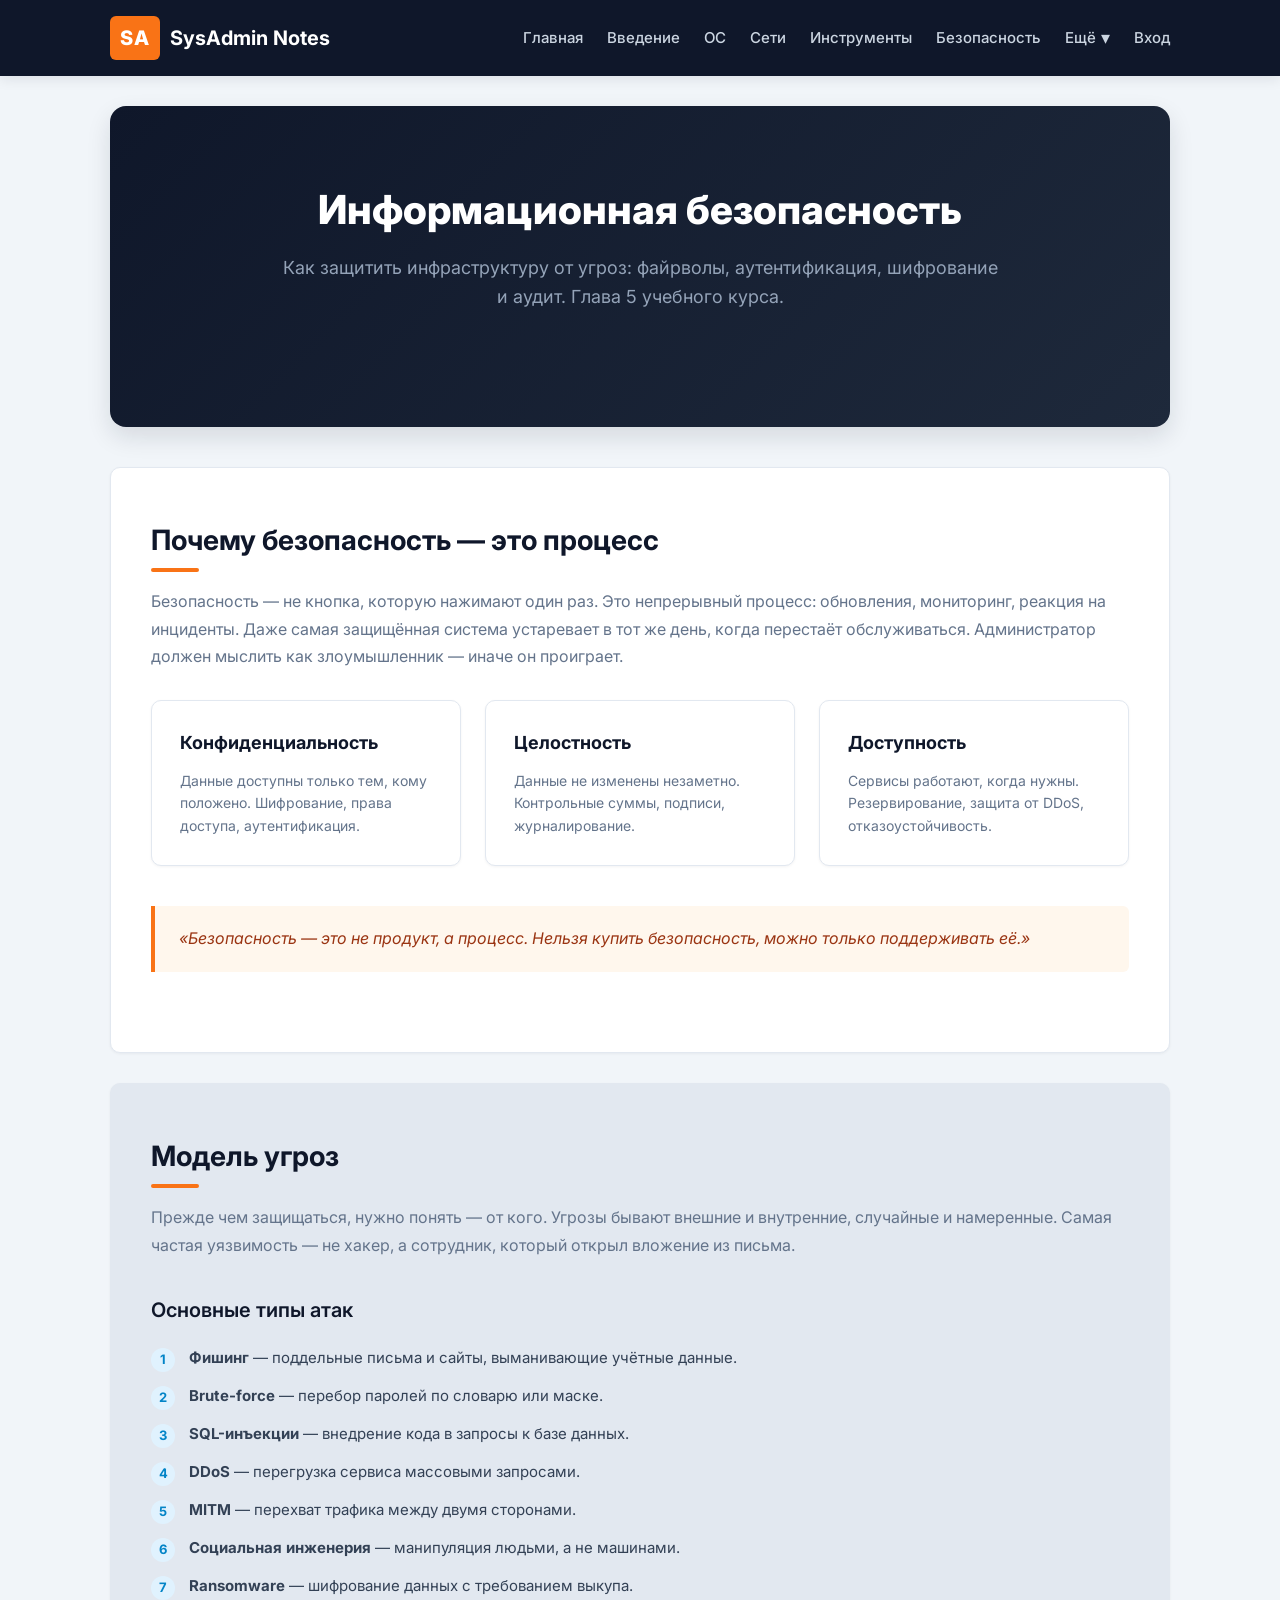
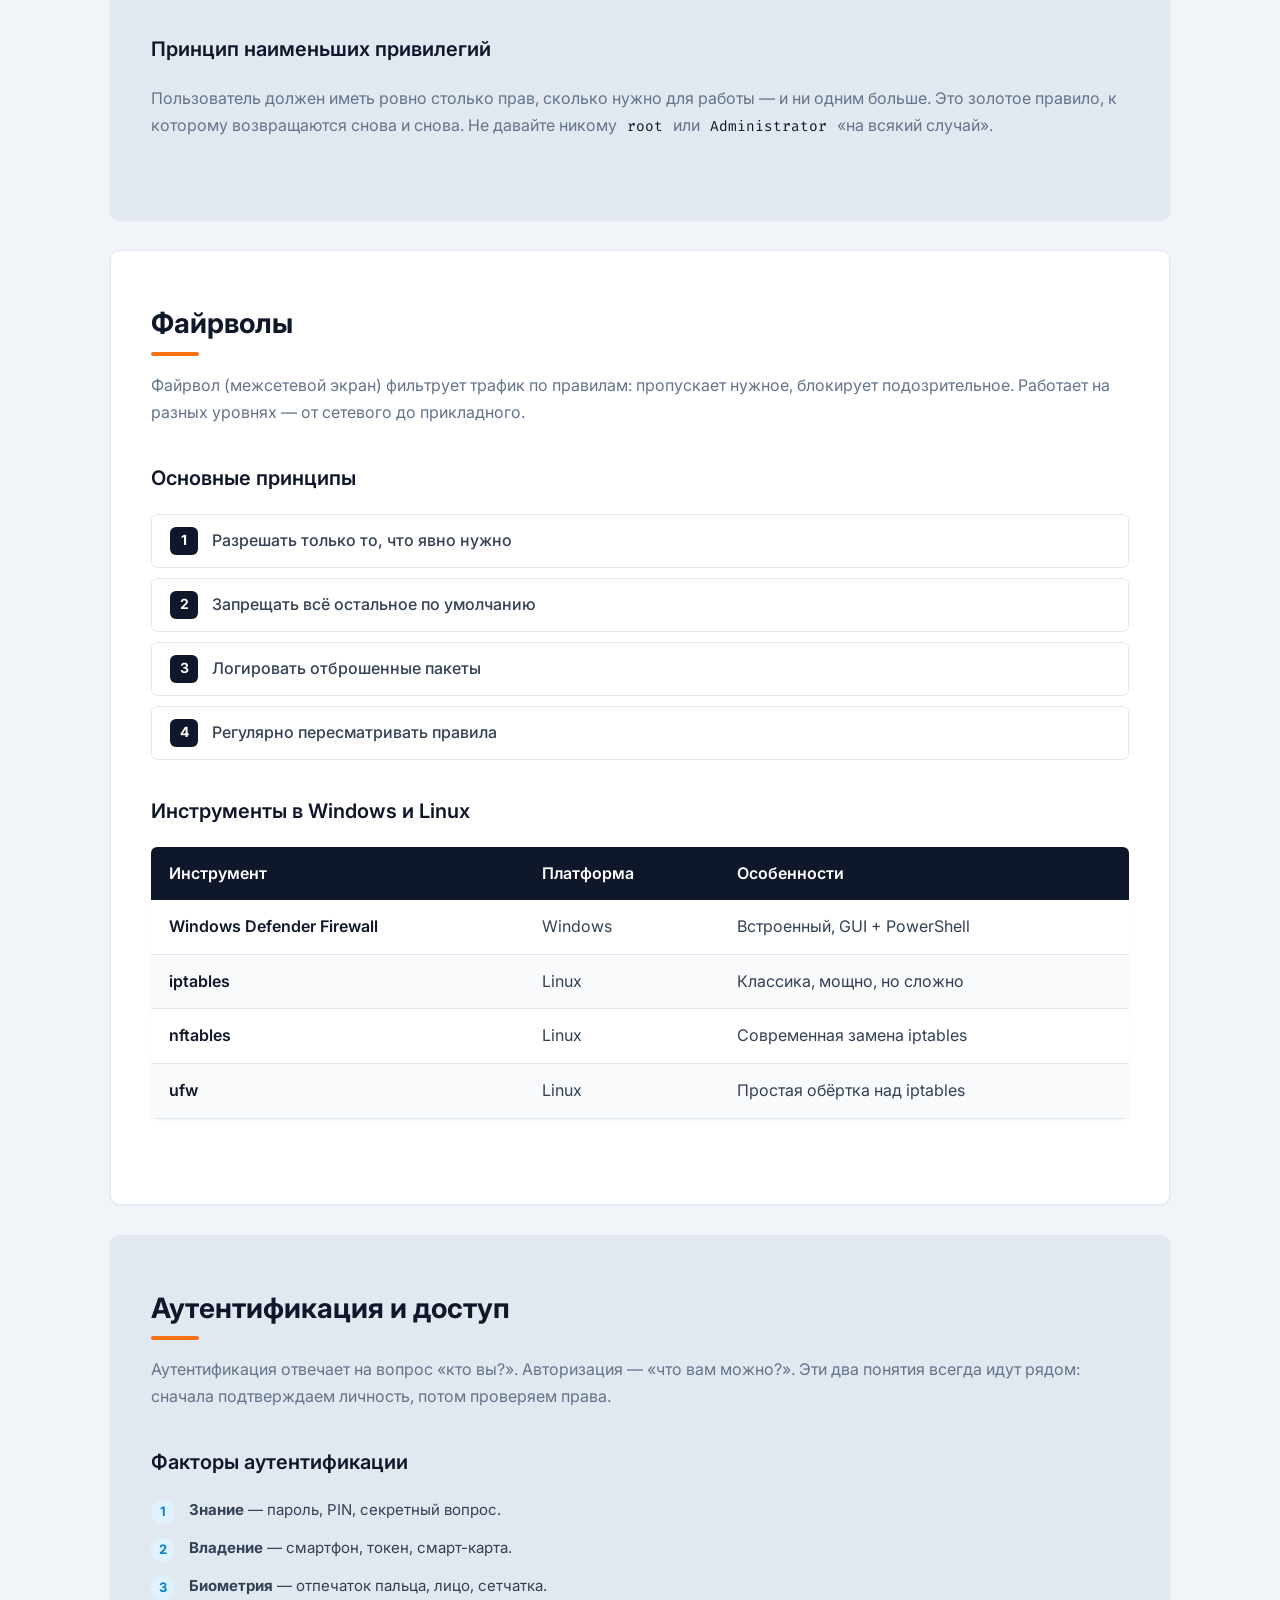
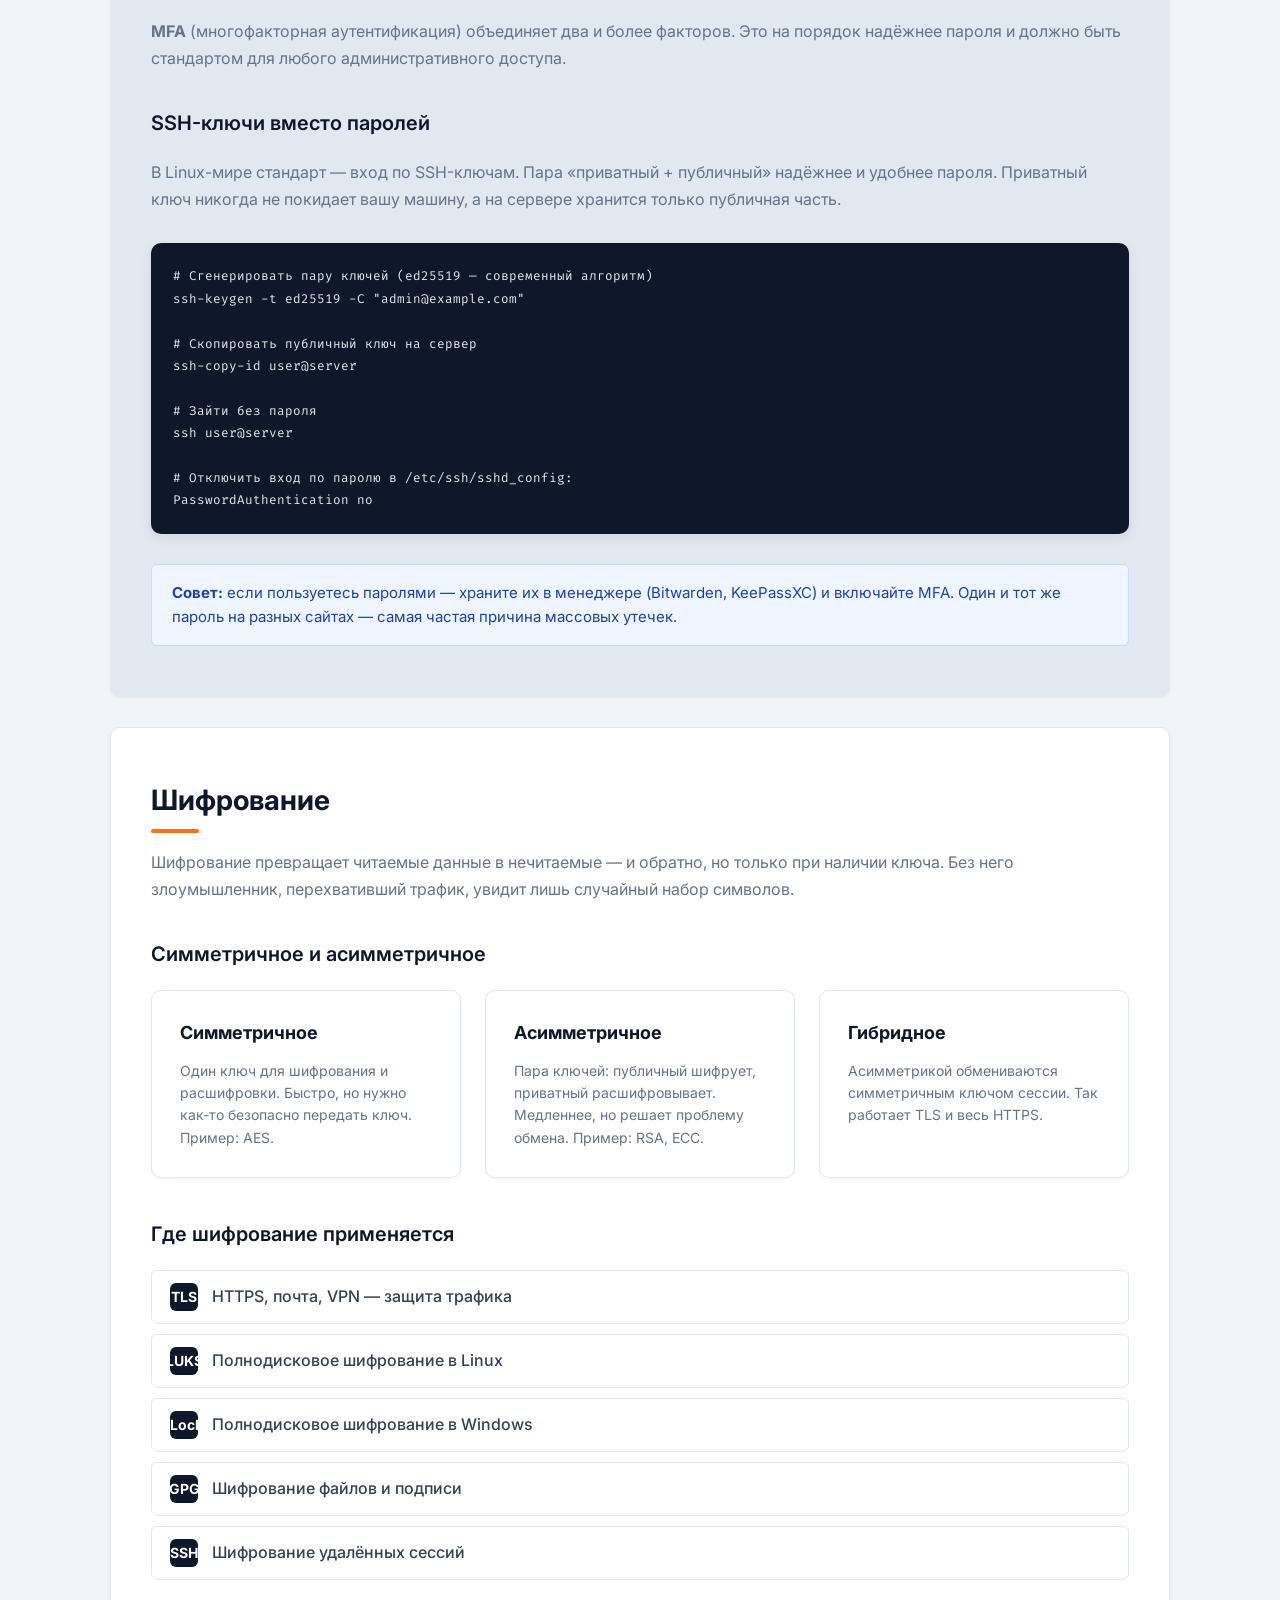
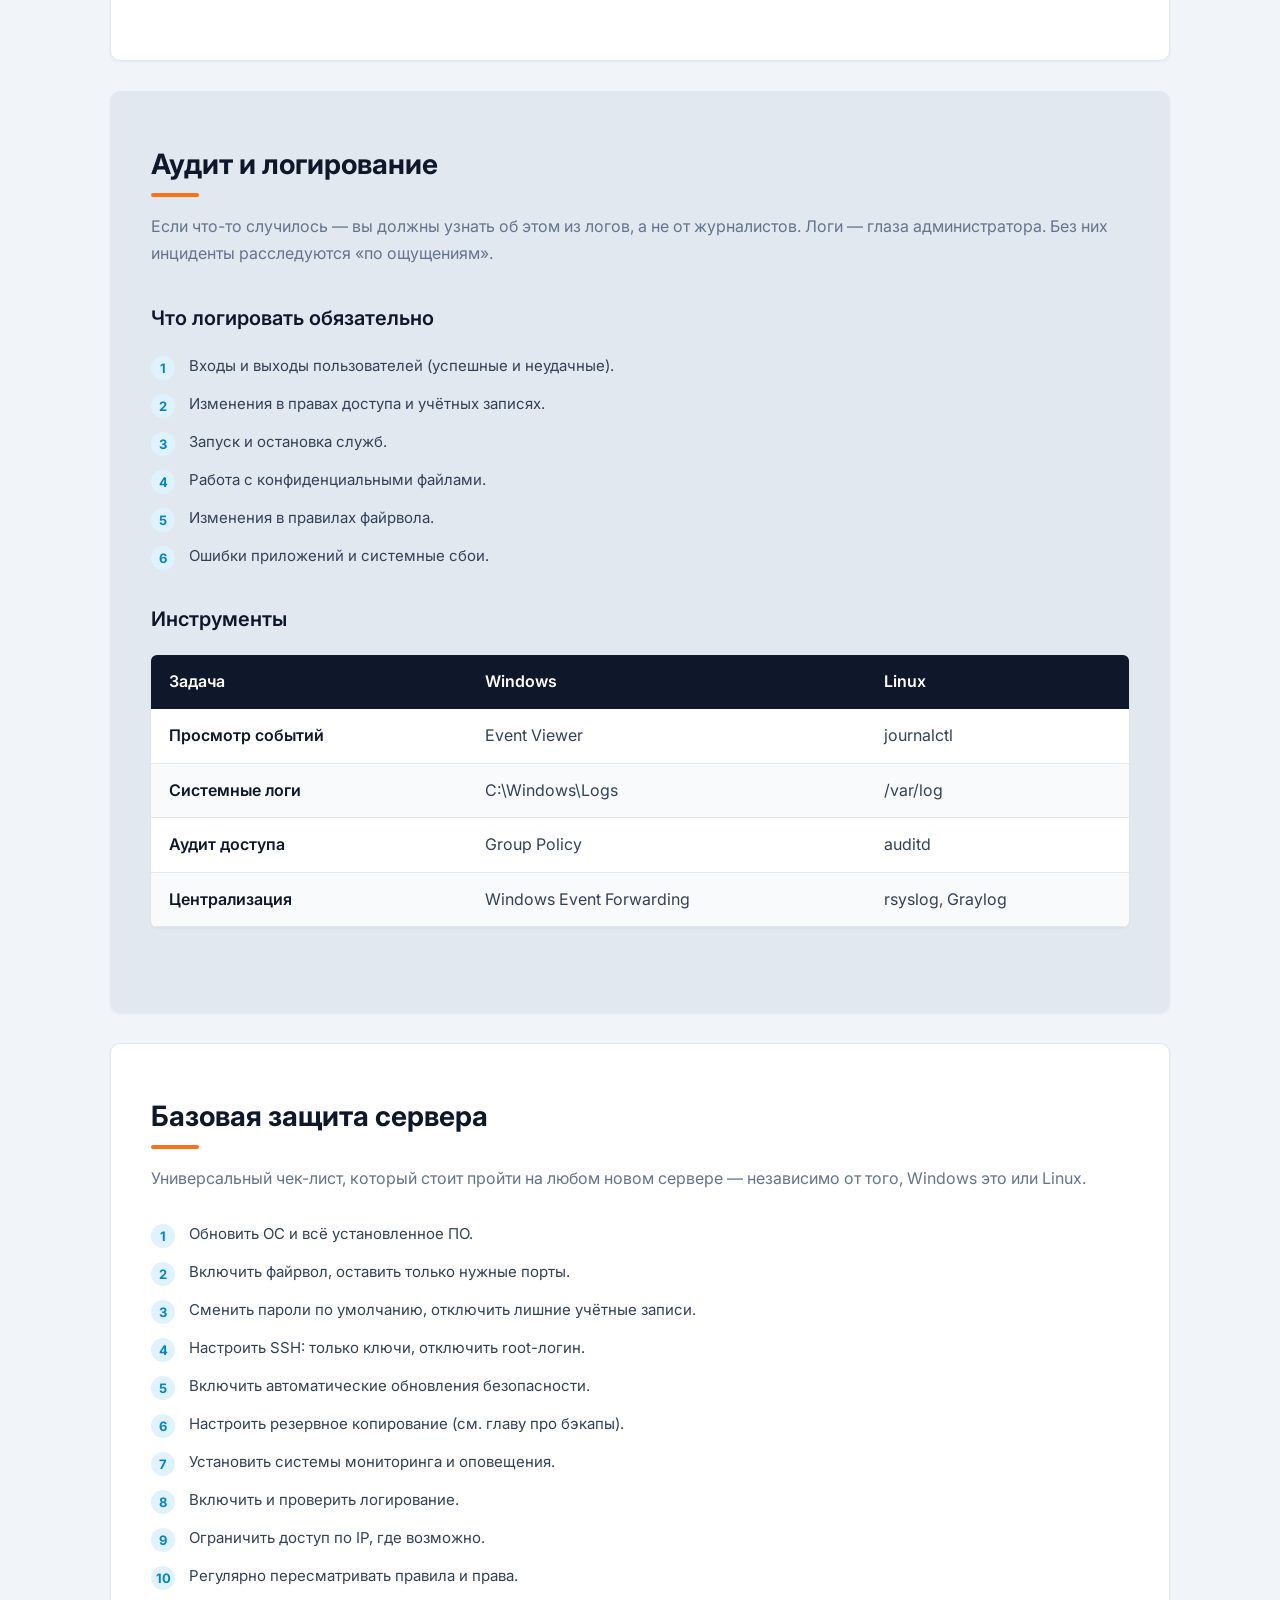
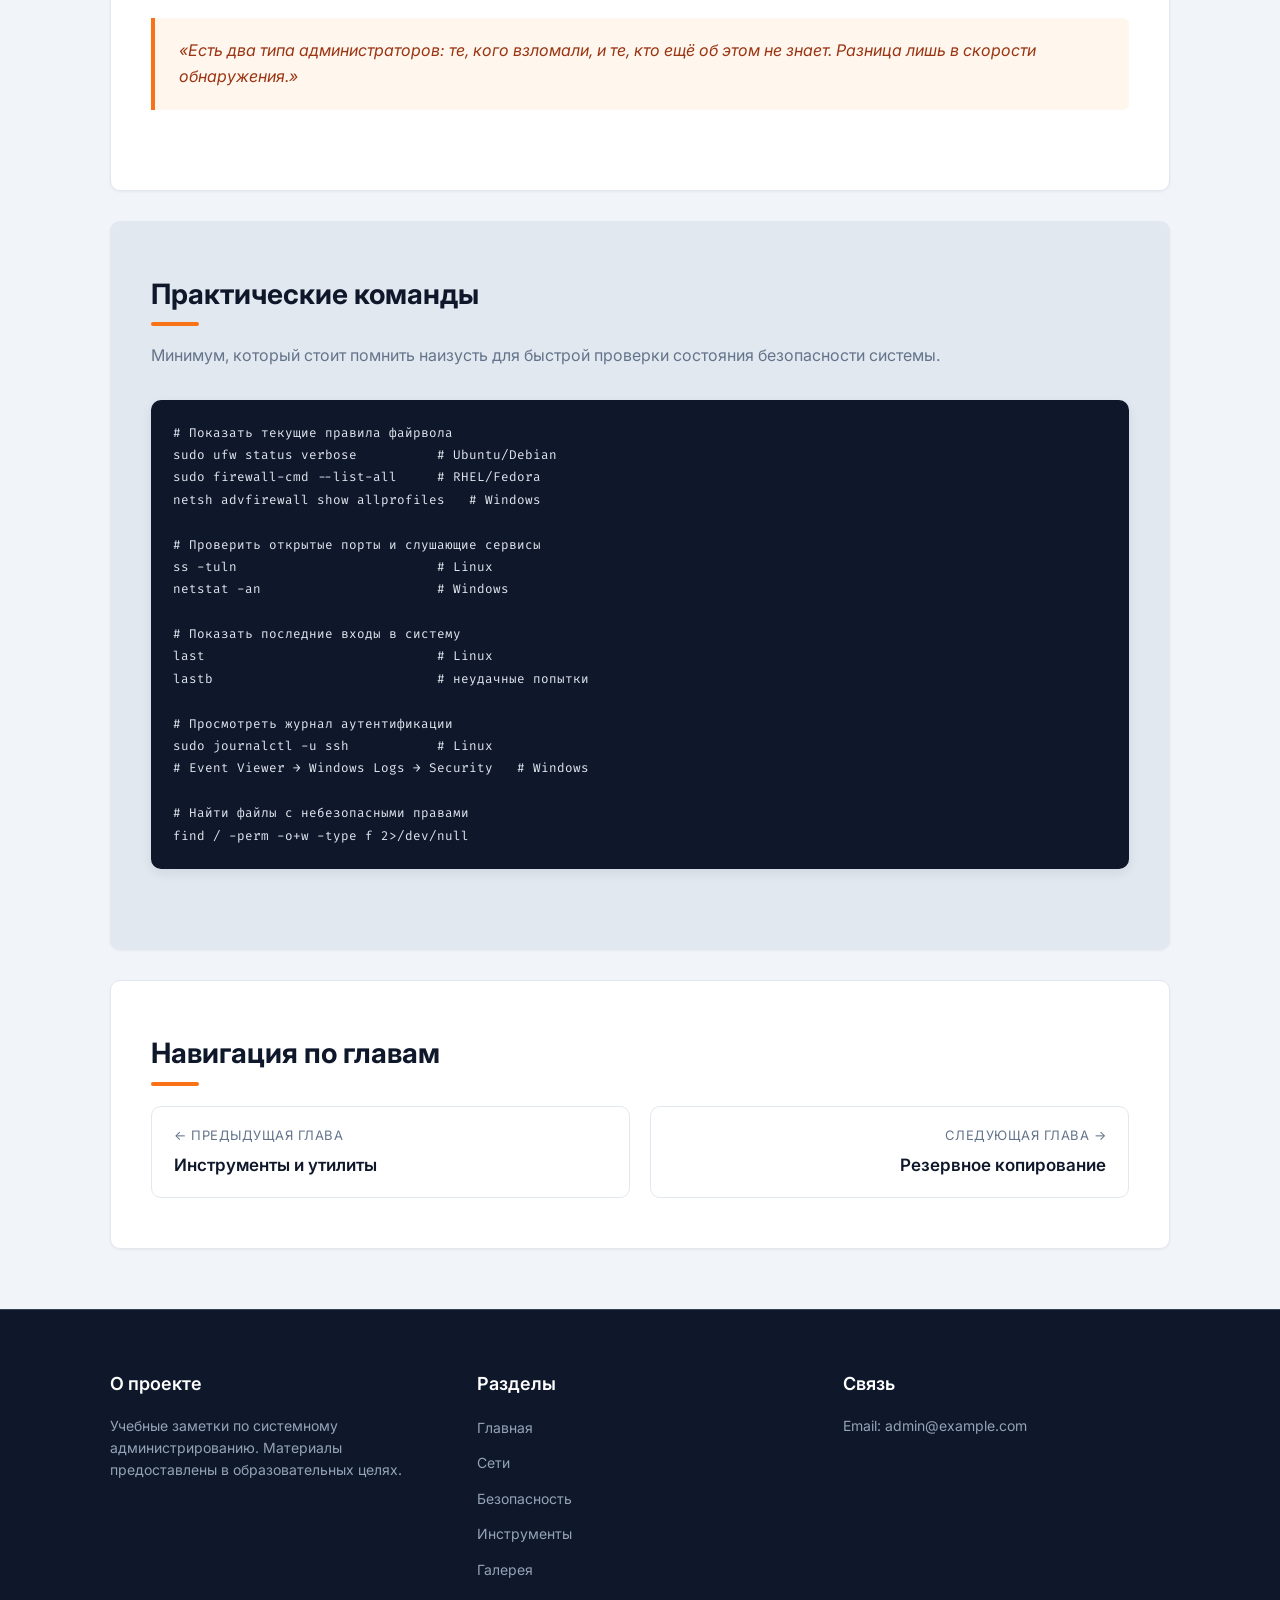
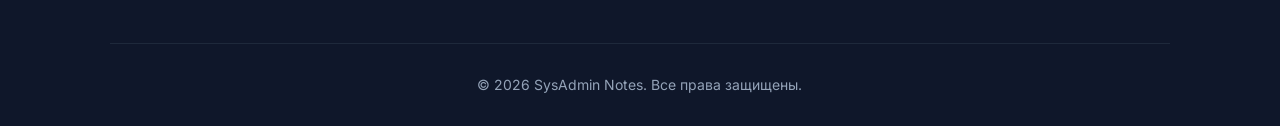
<file: project-root/html/security.html>
<!DOCTYPE html>
<html lang="ru">

<head>
    <meta charset="UTF-8">
    <meta name="viewport" content="width=device-width, initial-scale=1.0">
    <link rel="stylesheet" href="../css/main.css">
    <title>Информационная безопасность &mdash; SysAdmin Notes</title>
</head>

<body>
    <header class="site-header">
        <div class="container">
            <div class="logo">
                <span class="logo-mark">SA</span>
                <span class="logo-text">SysAdmin Notes</span>
            </div>
            
            <input type="checkbox" id="menu-toggle" class="menu-toggle" hidden>
            <label for="menu-toggle" class="burger" aria-label="Открыть меню">
                <span></span><span></span><span></span>
            </label>
            
            <nav class="main-nav">
                <ul class="nav-list">
                    <li class="nav-item"><a class="nav-link" href="./index.html">Главная</a></li>
                    <li class="nav-item"><a class="nav-link" href="./intro.html">Введение</a></li>
                    <li class="nav-item"><a class="nav-link" href="./os.html">ОС</a></li>
                    <li class="nav-item"><a class="nav-link" href="./networks.html">Сети</a></li>
                    <li class="nav-item"><a class="nav-link" href="./tools.html">Инструменты</a></li>
                    <li class="nav-item"><a class="nav-link" href="./security.html">Безопасность</a></li>
                    <li class="nav-item nav-item-dropdown">
                        <a class="nav-link nav-link-dropdown" href="#more" aria-haspopup="true" aria-expanded="false">
                            Ещё <span class="dropdown-arrow">&dtrif;</span>
                        </a>
                        <ul class="dropdown-menu">
                            <li><a class="dropdown-link" href="./backup.html">Резервное копирование</a></li>
                            <li><a class="dropdown-link" href="./virtualization.html">Виртуализация</a></li>
                            <li><a class="dropdown-link" href="./automation.html">Автоматизация</a></li>
                            <li><a class="dropdown-link" href="./resources.html">Ресурсы</a></li>
                            <li><a class="dropdown-link" href="./gallery.html">Галерея</a></li>
                        </ul>
                    </li>
                    <li class="nav-item"><a class="nav-link" href="./auth.html">Вход</a></li>
                </ul>
            </nav>
        </div>
    </header>

    <main class="content">
        <section class="hero">
            <h1 class="hero-title">Информационная безопасность</h1>
            <p class="hero-subtitle">
                Как защитить инфраструктуру от угроз: файрволы, аутентификация,
                шифрование и аудит. Глава 5 учебного курса.
            </p>
        </section>

        <section class="section">
            <h2 class="section-title">Почему безопасность &mdash; это процесс</h2>
            <p class="section-text">
                Безопасность &mdash; не кнопка, которую нажимают один раз. Это непрерывный процесс:
                обновления, мониторинг, реакция на инциденты. Даже самая защищённая система
                устаревает в тот же день, когда перестаёт обслуживаться. Администратор должен
                мыслить как злоумышленник &mdash; иначе он проиграет.
            </p>

            <div class="cards">
                <article class="card">
                    <h3 class="card-title">Конфиденциальность</h3>
                    <p class="card-text">
                        Данные доступны только тем, кому положено. Шифрование,
                        права доступа, аутентификация.
                    </p>
                </article>
                <article class="card">
                    <h3 class="card-title">Целостность</h3>
                    <p class="card-text">
                        Данные не изменены незаметно. Контрольные суммы, подписи,
                        журналирование.
                    </p>
                </article>
                <article class="card">
                    <h3 class="card-title">Доступность</h3>
                    <p class="card-text">
                        Сервисы работают, когда нужны. Резервирование, защита
                        от DDoS, отказоустойчивость.
                    </p>
                </article>
            </div>

            <blockquote class="quote">
                &laquo;Безопасность &mdash; это не продукт, а процесс. Нельзя купить
                безопасность, можно только поддерживать её.&raquo;
            </blockquote>
        </section>

        <section class="section section-alt">
            <h2 class="section-title">Модель угроз</h2>
            <p class="section-text">
                Прежде чем защищаться, нужно понять &mdash; от кого. Угрозы бывают внешние
                и внутренние, случайные и намеренные. Самая частая уязвимость &mdash; не
                хакер, а сотрудник, который открыл вложение из письма.
            </p>

            <h3 class="subsection-title">Основные типы атак</h3>
            <ul class="skills-list">
                <li class="skills-item">
                    <strong>Фишинг</strong> &mdash; поддельные письма и сайты, выманивающие
                    учётные данные.
                </li>
                <li class="skills-item">
                    <strong>Brute-force</strong> &mdash; перебор паролей по словарю или маске.
                </li>
                <li class="skills-item">
                    <strong>SQL-инъекции</strong> &mdash; внедрение кода в запросы к базе данных.
                </li>
                <li class="skills-item">
                    <strong>DDoS</strong> &mdash; перегрузка сервиса массовыми запросами.
                </li>
                <li class="skills-item">
                    <strong>MITM</strong> &mdash; перехват трафика между двумя сторонами.
                </li>
                <li class="skills-item">
                    <strong>Социальная инженерия</strong> &mdash; манипуляция людьми, а не машинами.
                </li>
                <li class="skills-item">
                    <strong>Ransomware</strong> &mdash; шифрование данных с требованием выкупа.
                </li>
            </ul>

            <h3 class="subsection-title">Принцип наименьших привилегий</h3>
            <p class="section-text">
                Пользователь должен иметь ровно столько прав, сколько нужно для работы &mdash;
                и ни одним больше. Это золотое правило, к которому возвращаются снова и снова.
                Не давайте никому <code>root</code> или <code>Administrator</code> &laquo;на всякий случай&raquo;.
            </p>
        </section>

        <section class="section">
            <h2 class="section-title">Файрволы</h2>
            <p class="section-text">
                Файрвол (межсетевой экран) фильтрует трафик по правилам: пропускает нужное,
                блокирует подозрительное. Работает на разных уровнях &mdash; от сетевого до
                прикладного.
            </p>

            <h3 class="subsection-title">Основные принципы</h3>
            <ul class="osi-list">
                <li class="osi-item"><span class="osi-num">1</span> Разрешать только то, что явно нужно</li>
                <li class="osi-item"><span class="osi-num">2</span> Запрещать всё остальное по умолчанию</li>
                <li class="osi-item"><span class="osi-num">3</span> Логировать отброшенные пакеты</li>
                <li class="osi-item"><span class="osi-num">4</span> Регулярно пересматривать правила</li>
            </ul>

            <h3 class="subsection-title">Инструменты в Windows и Linux</h3>
            <table class="compare-table">
                <thead>
                    <tr>
                        <th class="th-feature">Инструмент</th>
                        <th class="th-windows">Платформа</th>
                        <th class="th-linux">Особенности</th>
                    </tr>
                </thead>
                <tbody>
                    <tr>
                        <td class="td-feature">Windows Defender Firewall</td>
                        <td>Windows</td>
                        <td>Встроенный, GUI + PowerShell</td>
                    </tr>
                    <tr>
                        <td class="td-feature">iptables</td>
                        <td>Linux</td>
                        <td>Классика, мощно, но сложно</td>
                    </tr>
                    <tr>
                        <td class="td-feature">nftables</td>
                        <td>Linux</td>
                        <td>Современная замена iptables</td>
                    </tr>
                    <tr>
                        <td class="td-feature">ufw</td>
                        <td>Linux</td>
                        <td>Простая обёртка над iptables</td>
                    </tr>
                </tbody>
            </table>
        </section>

        <section class="section section-alt">
            <h2 class="section-title">Аутентификация и доступ</h2>
            <p class="section-text">
                Аутентификация отвечает на вопрос &laquo;кто вы?&raquo;. Авторизация &mdash; &laquo;что вам можно?&raquo;.
                Эти два понятия всегда идут рядом: сначала подтверждаем личность, потом
                проверяем права.
            </p>

            <h3 class="subsection-title">Факторы аутентификации</h3>
            <ul class="skills-list">
                <li class="skills-item">
                    <strong>Знание</strong> &mdash; пароль, PIN, секретный вопрос.
                </li>
                <li class="skills-item">
                    <strong>Владение</strong> &mdash; смартфон, токен, смарт-карта.
                </li>
                <li class="skills-item">
                    <strong>Биометрия</strong> &mdash; отпечаток пальца, лицо, сетчатка.
                </li>
            </ul>

            <p class="section-text">
                <strong>MFA</strong> (многофакторная аутентификация) объединяет два и более
                факторов. Это на порядок надёжнее пароля и должно быть стандартом
                для любого административного доступа.
            </p>

            <h3 class="subsection-title">SSH-ключи вместо паролей</h3>
            <p class="section-text">
                В Linux-мире стандарт &mdash; вход по SSH-ключам. Пара &laquo;приватный + публичный&raquo;
                надёжнее и удобнее пароля. Приватный ключ никогда не покидает вашу машину,
                а на сервере хранится только публичная часть.
            </p>

            <pre class="code-block"><code># Сгенерировать пару ключей (ed25519 — современный алгоритм)
ssh-keygen -t ed25519 -C "admin@example.com"

# Скопировать публичный ключ на сервер
ssh-copy-id user@server

# Зайти без пароля
ssh user@server

# Отключить вход по паролю в /etc/ssh/sshd_config:
PasswordAuthentication no</code></pre>

            <p class="note">
                <ins>Совет:</ins> если пользуетесь паролями &mdash; храните их в менеджере
                (Bitwarden, KeePassXC) и включайте MFA. Один и тот же пароль на разных
                сайтах &mdash; самая частая причина массовых утечек.
            </p>
        </section>

        <section class="section">
            <h2 class="section-title">Шифрование</h2>
            <p class="section-text">
                Шифрование превращает читаемые данные в нечитаемые &mdash; и обратно, но
                только при наличии ключа. Без него злоумышленник, перехвативший трафик,
                увидит лишь случайный набор символов.
            </p>

            <h3 class="subsection-title">Симметричное и асимметричное</h3>
            <div class="cards">
                <article class="card">
                    <h3 class="card-title">Симметричное</h3>
                    <p class="card-text">
                        Один ключ для шифрования и расшифровки. Быстро, но нужно
                        как-то безопасно передать ключ. Пример: AES.
                    </p>
                </article>
                <article class="card">
                    <h3 class="card-title">Асимметричное</h3>
                    <p class="card-text">
                        Пара ключей: публичный шифрует, приватный расшифровывает.
                        Медленнее, но решает проблему обмена. Пример: RSA, ECC.
                    </p>
                </article>
                <article class="card">
                    <h3 class="card-title">Гибридное</h3>
                    <p class="card-text">
                        Асимметрикой обмениваются симметричным ключом сессии.
                        Так работает TLS и весь HTTPS.
                    </p>
                </article>
            </div>

            <h3 class="subsection-title">Где шифрование применяется</h3>
            <ul class="osi-list">
                <li class="osi-item"><span class="osi-num">TLS</span> HTTPS, почта, VPN &mdash; защита трафика</li>
                <li class="osi-item"><span class="osi-num">LUKS</span> Полнодисковое шифрование в Linux</li>
                <li class="osi-item"><span class="osi-num">BitLocker</span> Полнодисковое шифрование в Windows</li>
                <li class="osi-item"><span class="osi-num">GPG</span> Шифрование файлов и подписи</li>
                <li class="osi-item"><span class="osi-num">SSH</span> Шифрование удалённых сессий</li>
            </ul>
        </section>

        <section class="section section-alt">
            <h2 class="section-title">Аудит и логирование</h2>
            <p class="section-text">
                Если что-то случилось &mdash; вы должны узнать об этом из логов, а не от
                журналистов. Логи &mdash; глаза администратора. Без них инциденты расследуются
                &laquo;по ощущениям&raquo;.
            </p>

            <h3 class="subsection-title">Что логировать обязательно</h3>
            <ul class="skills-list">
                <li class="skills-item">Входы и выходы пользователей (успешные и неудачные).</li>
                <li class="skills-item">Изменения в правах доступа и учётных записях.</li>
                <li class="skills-item">Запуск и остановка служб.</li>
                <li class="skills-item">Работа с конфиденциальными файлами.</li>
                <li class="skills-item">Изменения в правилах файрвола.</li>
                <li class="skills-item">Ошибки приложений и системные сбои.</li>
            </ul>

            <h3 class="subsection-title">Инструменты</h3>
            <table class="compare-table">
                <thead>
                    <tr>
                        <th class="th-feature">Задача</th>
                        <th class="th-windows">Windows</th>
                        <th class="th-linux">Linux</th>
                    </tr>
                </thead>
                <tbody>
                    <tr>
                        <td class="td-feature">Просмотр событий</td>
                        <td>Event Viewer</td>
                        <td>journalctl</td>
                    </tr>
                    <tr>
                        <td class="td-feature">Системные логи</td>
                        <td>C:\Windows\Logs</td>
                        <td>/var/log</td>
                    </tr>
                    <tr>
                        <td class="td-feature">Аудит доступа</td>
                        <td>Group Policy</td>
                        <td>auditd</td>
                    </tr>
                    <tr>
                        <td class="td-feature">Централизация</td>
                        <td>Windows Event Forwarding</td>
                        <td>rsyslog, Graylog</td>
                    </tr>
                </tbody>
            </table>
        </section>

        <section class="section">
            <h2 class="section-title">Базовая защита сервера</h2>
            <p class="section-text">
                Универсальный чек-лист, который стоит пройти на любом новом сервере &mdash;
                независимо от того, Windows это или Linux.
            </p>

            <ol class="skills-list">
                <li class="skills-item">Обновить ОС и всё установленное ПО.</li>
                <li class="skills-item">Включить файрвол, оставить только нужные порты.</li>
                <li class="skills-item">Сменить пароли по умолчанию, отключить лишние учётные записи.</li>
                <li class="skills-item">Настроить SSH: только ключи, отключить root-логин.</li>
                <li class="skills-item">Включить автоматические обновления безопасности.</li>
                <li class="skills-item">Настроить резервное копирование (см. главу про бэкапы).</li>
                <li class="skills-item">Установить системы мониторинга и оповещения.</li>
                <li class="skills-item">Включить и проверить логирование.</li>
                <li class="skills-item">Ограничить доступ по IP, где возможно.</li>
                <li class="skills-item">Регулярно пересматривать правила и права.</li>
            </ol>

            <blockquote class="quote">
                &laquo;Есть два типа администраторов: те, кого взломали, и те, кто ещё
                об этом не знает. Разница лишь в скорости обнаружения.&raquo;
            </blockquote>
        </section>

        <section class="section section-alt">
            <h2 class="section-title">Практические команды</h2>
            <p class="section-text">
                Минимум, который стоит помнить наизусть для быстрой проверки состояния
                безопасности системы.
            </p>

            <pre class="code-block"><code># Показать текущие правила файрвола
sudo ufw status verbose          # Ubuntu/Debian
sudo firewall-cmd --list-all     # RHEL/Fedora
netsh advfirewall show allprofiles   # Windows

# Проверить открытые порты и слушающие сервисы
ss -tuln                         # Linux
netstat -an                      # Windows

# Показать последние входы в систему
last                             # Linux
lastb                            # неудачные попытки

# Просмотреть журнал аутентификации
sudo journalctl -u ssh           # Linux
# Event Viewer → Windows Logs → Security   # Windows

# Найти файлы с небезопасными правами
find / -perm -o+w -type f 2>/dev/null</code></pre>
        </section>

        <section class="section">
            <h2 class="section-title">Навигация по главам</h2>
            <div class="chapter-nav">
                <a class="chapter-link chapter-link-prev" href="./tools.html">
                    <span class="chapter-label">&larr; Предыдущая глава</span>
                    <span class="chapter-title">Инструменты и утилиты</span>
                </a>
                <a class="chapter-link chapter-link-next" href="./backup.html">
                    <span class="chapter-label">Следующая глава &rarr;</span>
                    <span class="chapter-title">Резервное копирование</span>
                </a>
            </div>
        </section>
    </main>

    <footer class="site-footer" id="contacts">
        <div class="container footer-grid">
            <div class="footer-column">
                <h4 class="footer-title">О проекте</h4>
                <p class="footer-text">
                    Учебные заметки по системному администрированию.
                    Материалы предоставлены в образовательных целях.
                </p>
            </div>
            <div class="footer-column">
                <h4 class="footer-title">Разделы</h4>
                <ul class="footer-list">
                    <li class="footer-item"><a class="footer-link" href="./index.html">Главная</a></li>
                    <li class="footer-item"><a class="footer-link" href="./networks.html">Сети</a></li>
                    <li class="footer-item"><a class="footer-link" href="./security.html">Безопасность</a></li>
                    <li class="footer-item"><a class="footer-link" href="./tools.html">Инструменты</a></li>
                    <li class="footer-item"><a class="footer-link" href="./gallery.html">Галерея</a></li>
                </ul>
            </div>
            <div class="footer-column">
                <h4 class="footer-title">Связь</h4>
                <p class="footer-text">
                    Email: <a class="footer-link" href="mailto:admin@example.com">admin@example.com</a>
                </p>
            </div>
            <div class="footer-bottom">
                <p class="copyright">&copy; 2026 SysAdmin Notes. Все права защищены.</p>
            </div>
        </div>
    </footer>
</body>

</html>
</file>
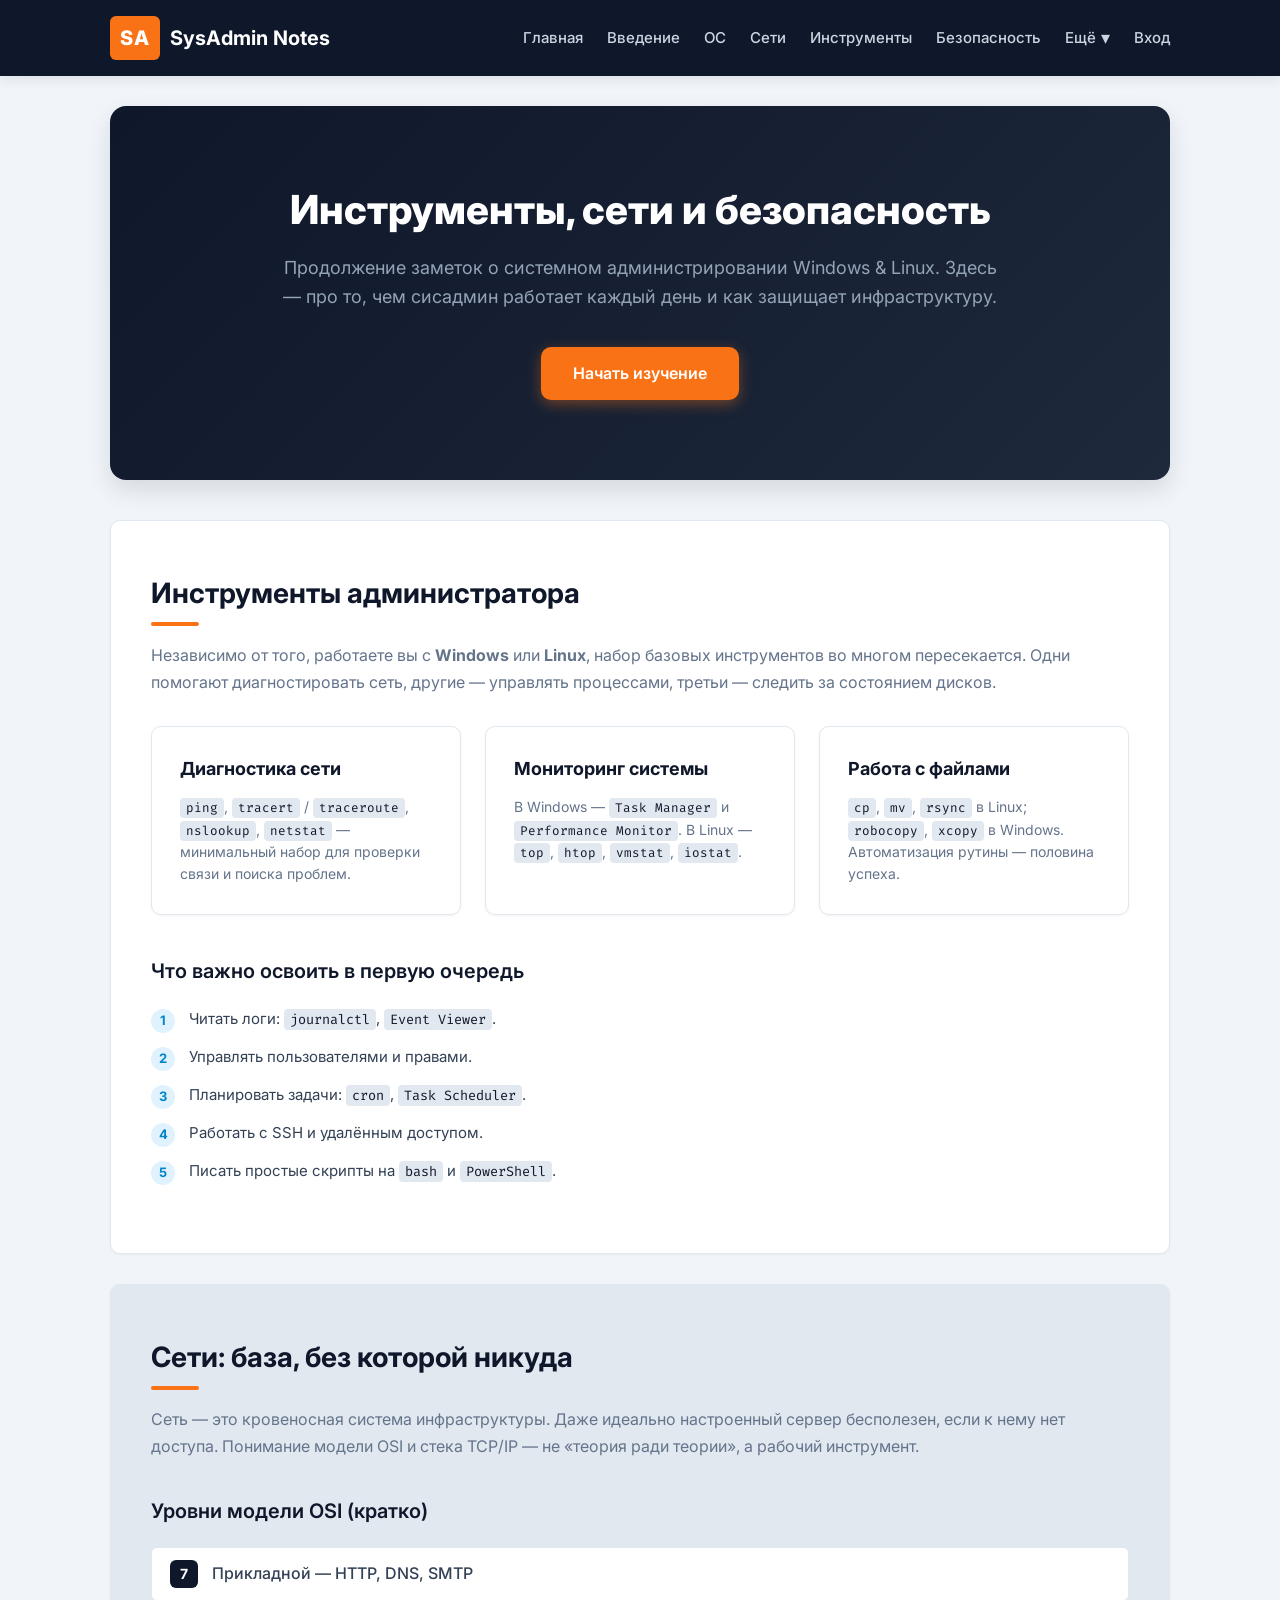
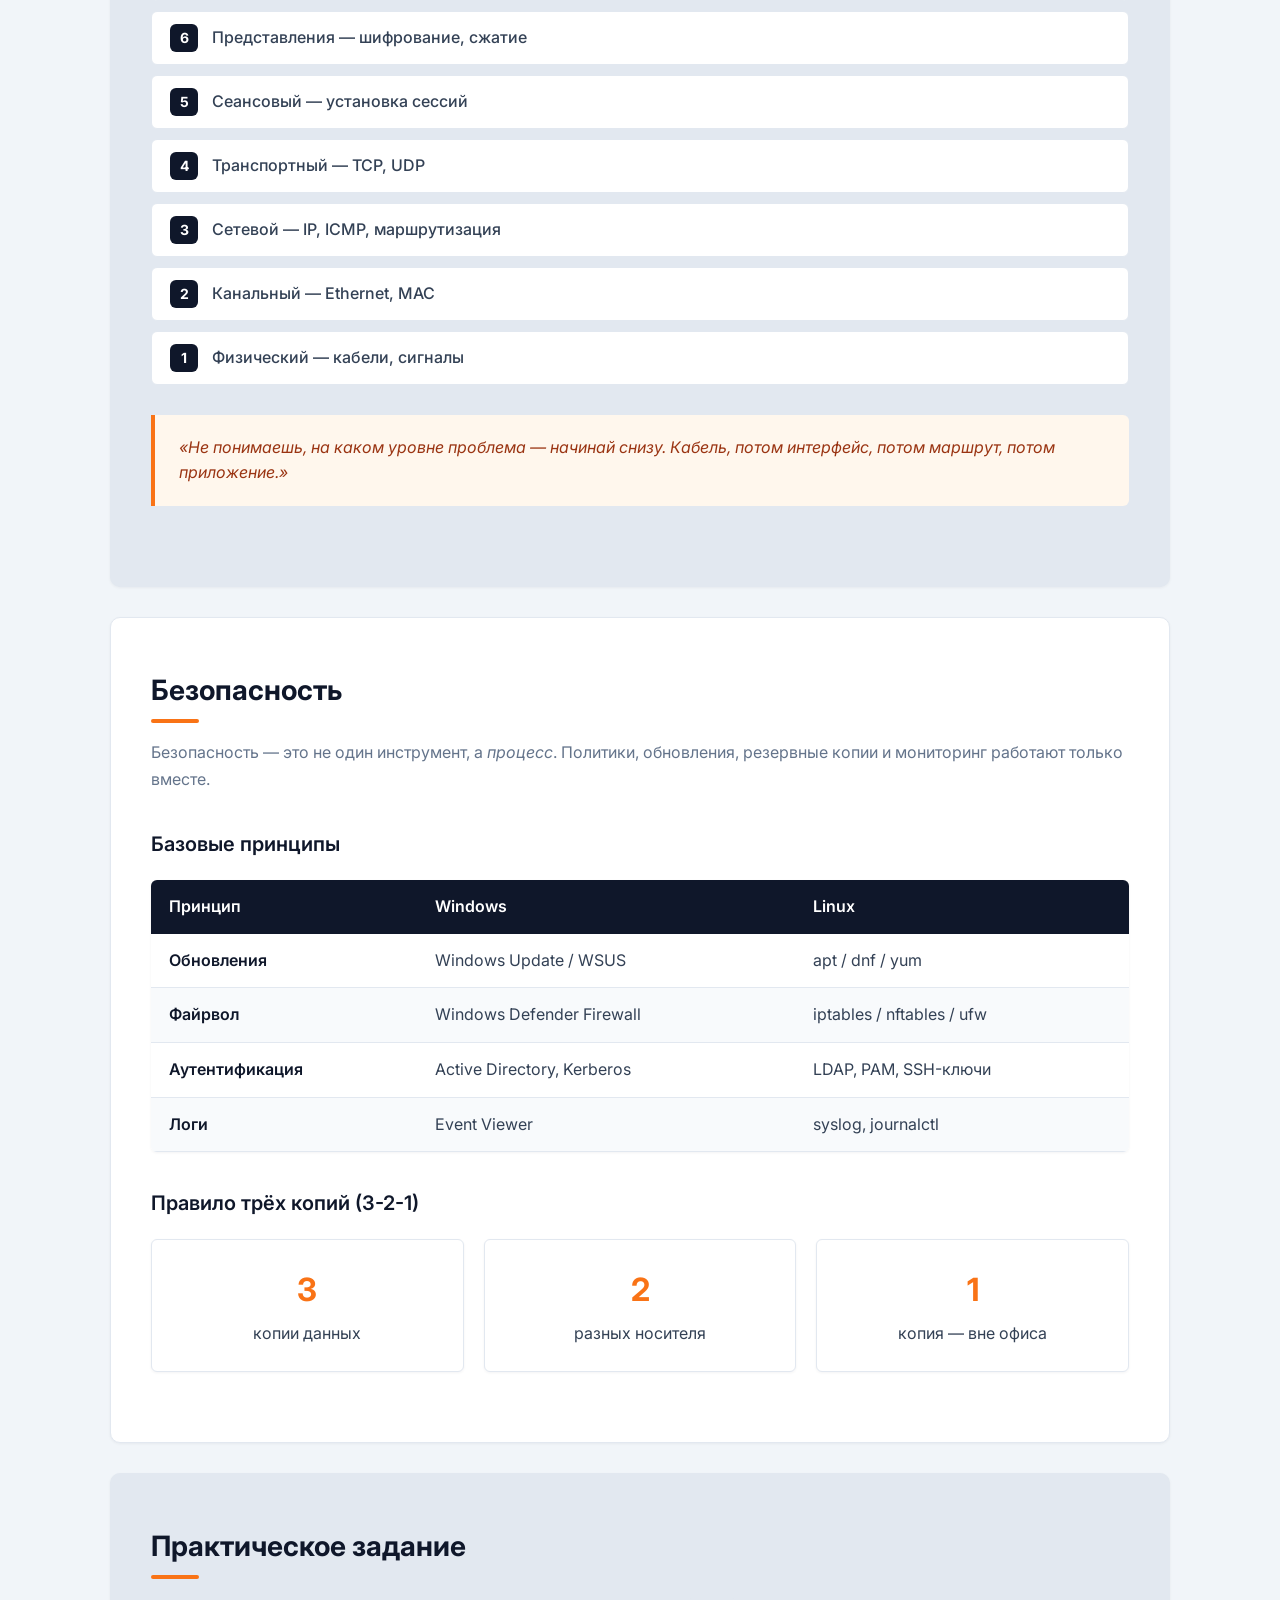
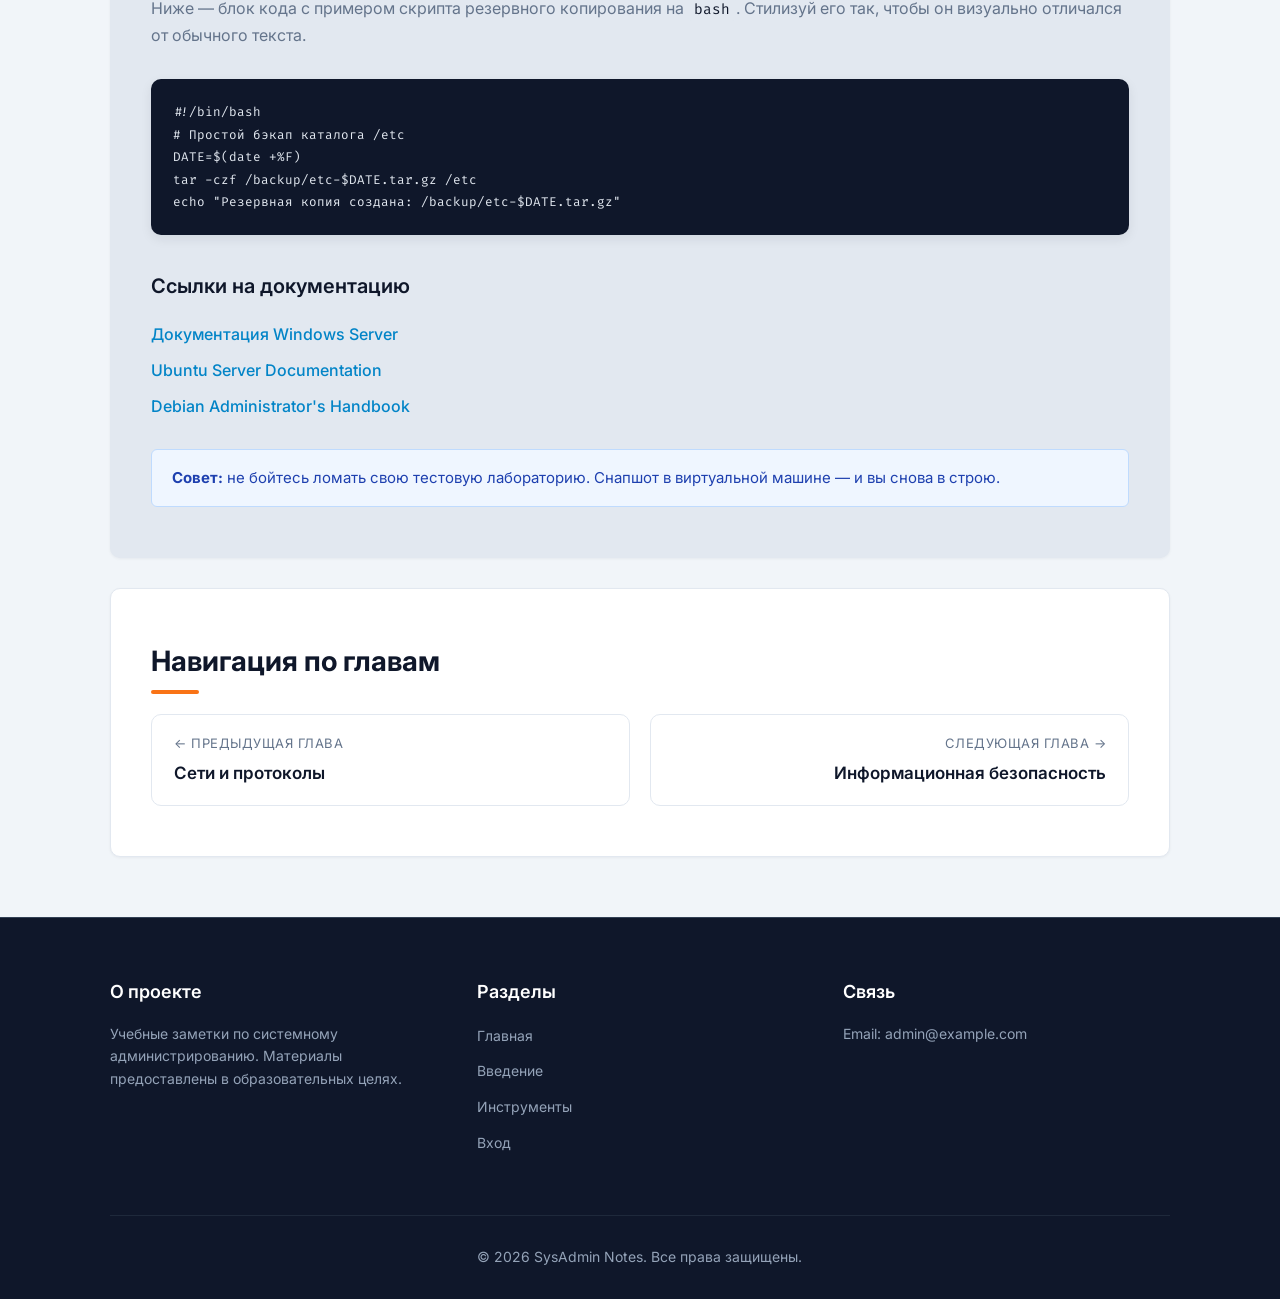
<file: project-root/html/tools.html>
<!DOCTYPE html>
<html lang="ru">

<head>
    <meta charset="UTF-8">
    <meta name="viewport" content="width=device-width, initial-scale=1.0">
    <link rel="stylesheet" href="../css/main.css">
    <title>Инструменты, сети и безопасность &mdash; продолжение</title>
</head>

<body>
    <header class="site-header">
        <div class="container">
            <div class="logo">
                <span class="logo-mark">SA</span>
                <span class="logo-text">SysAdmin Notes</span>
            </div>

            <input type="checkbox" id="menu-toggle" class="menu-toggle" hidden>
            <label for="menu-toggle" class="burger" aria-label="Открыть меню">
                <span></span><span></span><span></span>
            </label>

            <nav class="main-nav">
                <ul class="nav-list">
                    <li class="nav-item"><a class="nav-link" href="./index.html">Главная</a></li>
                    <li class="nav-item"><a class="nav-link" href="./intro.html">Введение</a></li>
                    <li class="nav-item"><a class="nav-link" href="./os.html">ОС</a></li>
                    <li class="nav-item"><a class="nav-link" href="./networks.html">Сети</a></li>
                    <li class="nav-item"><a class="nav-link" href="./tools.html">Инструменты</a></li>
                    <li class="nav-item"><a class="nav-link" href="./security.html">Безопасность</a></li>
                    <li class="nav-item nav-item-dropdown">
                        <a class="nav-link nav-link-dropdown" href="#more" aria-haspopup="true" aria-expanded="false">
                            Ещё <span class="dropdown-arrow">&dtrif;</span>
                        </a>
                        <ul class="dropdown-menu">
                            <li><a class="dropdown-link" href="./backup.html">Резервное копирование</a></li>
                            <li><a class="dropdown-link" href="./virtualization.html">Виртуализация</a></li>
                            <li><a class="dropdown-link" href="./automation.html">Автоматизация</a></li>
                            <li><a class="dropdown-link" href="./resources.html">Ресурсы</a></li>
                            <li><a class="dropdown-link" href="./gallery.html">Галерея</a></li>
                        </ul>
                    </li>
                    <li class="nav-item"><a class="nav-link" href="./auth.html">Вход</a></li>
                </ul>
            </nav>
        </div>
    </header>

    <main class="content">
        <section class="hero" id="intro">
            <h1 class="hero-title">Инструменты, сети и безопасность</h1>
            <p class="hero-subtitle">
                Продолжение заметок о системном администрировании Windows &amp; Linux.
                Здесь &mdash; про то, чем сисадмин работает каждый день и как защищает инфраструктуру.
            </p>
            <a class="btn btn-primary" href="#tools">Начать изучение</a>
        </section>

        <section class="section" id="tools">
            <h2 class="section-title">Инструменты администратора</h2>
            <p class="section-text">
                Независимо от того, работаете вы с <strong>Windows</strong> или <strong>Linux</strong>,
                набор базовых инструментов во многом пересекается. Одни помогают диагностировать сеть,
                другие &mdash; управлять процессами, третьи &mdash; следить за состоянием дисков.
            </p>

            <div class="cards">
                <article class="card">
                    <h3 class="card-title">Диагностика сети</h3>
                    <p class="card-text">
                        <code>ping</code>, <code>tracert</code> / <code>traceroute</code>,
                        <code>nslookup</code>, <code>netstat</code> &mdash; минимальный набор для проверки
                        связи и поиска проблем.
                    </p>
                </article>

                <article class="card">
                    <h3 class="card-title">Мониторинг системы</h3>
                    <p class="card-text">
                        В Windows &mdash; <code>Task Manager</code> и <code>Performance Monitor</code>.
                        В Linux &mdash; <code>top</code>, <code>htop</code>, <code>vmstat</code>, <code>iostat</code>.
                    </p>
                </article>

                <article class="card">
                    <h3 class="card-title">Работа с файлами</h3>
                    <p class="card-text">
                        <code>cp</code>, <code>mv</code>, <code>rsync</code> в Linux;
                        <code>robocopy</code>, <code>xcopy</code> в Windows.
                        Автоматизация рутины &mdash; половина успеха.
                    </p>
                </article>
            </div>

            <h3 class="subsection-title">Что важно освоить в первую очередь</h3>
            <ol class="skills-list">
                <li class="skills-item">Читать логи: <code>journalctl</code>, <code>Event Viewer</code>.</li>
                <li class="skills-item">Управлять пользователями и правами.</li>
                <li class="skills-item">Планировать задачи: <code>cron</code>, <code>Task Scheduler</code>.</li>
                <li class="skills-item">Работать с SSH и удалённым доступом.</li>
                <li class="skills-item">Писать простые скрипты на <code>bash</code> и <code>PowerShell</code>.</li>
            </ol>
        </section>

        <section class="section section-alt" id="networks">
            <h2 class="section-title">Сети: база, без которой никуда</h2>
            <p class="section-text">
                Сеть &mdash; это кровеносная система инфраструктуры. Даже идеально настроенный сервер
                бесполезен, если к нему нет доступа. Понимание модели OSI и стека TCP/IP &mdash;
                не &laquo;теория ради теории&raquo;, а рабочий инструмент.
            </p>

            <h3 class="subsection-title">Уровни модели OSI (кратко)</h3>
            <ul class="osi-list">
                <li class="osi-item"><span class="osi-num">7</span> Прикладной &mdash; HTTP, DNS, SMTP</li>
                <li class="osi-item"><span class="osi-num">6</span> Представления &mdash; шифрование, сжатие</li>
                <li class="osi-item"><span class="osi-num">5</span> Сеансовый &mdash; установка сессий</li>
                <li class="osi-item"><span class="osi-num">4</span> Транспортный &mdash; TCP, UDP</li>
                <li class="osi-item"><span class="osi-num">3</span> Сетевой &mdash; IP, ICMP, маршрутизация</li>
                <li class="osi-item"><span class="osi-num">2</span> Канальный &mdash; Ethernet, MAC</li>
                <li class="osi-item"><span class="osi-num">1</span> Физический &mdash; кабели, сигналы</li>
            </ul>

            <blockquote class="quote">
                &laquo;Не понимаешь, на каком уровне проблема &mdash; начинай снизу.
                Кабель, потом интерфейс, потом маршрут, потом приложение.&raquo;
            </blockquote>
        </section>

        <section class="section" id="security">
            <h2 class="section-title">Безопасность</h2>
            <p class="section-text">
                Безопасность &mdash; это не один инструмент, а <em>процесс</em>. Политики, обновления,
                резервные копии и мониторинг работают только вместе.
            </p>

            <h3 class="subsection-title">Базовые принципы</h3>
            <table class="compare-table">
                <thead>
                    <tr>
                        <th class="th-feature">Принцип</th>
                        <th class="th-windows">Windows</th>
                        <th class="th-linux">Linux</th>
                    </tr>
                </thead>
                <tbody>
                    <tr>
                        <td class="td-feature">Обновления</td>
                        <td>Windows Update / WSUS</td>
                        <td>apt / dnf / yum</td>
                    </tr>
                    <tr>
                        <td class="td-feature">Файрвол</td>
                        <td>Windows Defender Firewall</td>
                        <td>iptables / nftables / ufw</td>
                    </tr>
                    <tr>
                        <td class="td-feature">Аутентификация</td>
                        <td>Active Directory, Kerberos</td>
                        <td>LDAP, PAM, SSH-ключи</td>
                    </tr>
                    <tr>
                        <td class="td-feature">Логи</td>
                        <td>Event Viewer</td>
                        <td>syslog, journalctl</td>
                    </tr>
                </tbody>
            </table>

            <h3 class="subsection-title">Правило трёх копий (3-2-1)</h3>
            <ul class="backup-list">
                <li class="backup-item"><strong>3</strong> копии данных</li>
                <li class="backup-item"><strong>2</strong> разных носителя</li>
                <li class="backup-item"><strong>1</strong> копия &mdash; вне офиса</li>
            </ul>
        </section>

        <section class="section section-alt" id="practice">
            <h2 class="section-title">Практическое задание</h2>
            <p class="section-text">
                Ниже &mdash; блок кода с примером скрипта резервного копирования на <code>bash</code>.
                Стилизуй его так, чтобы он визуально отличался от обычного текста.
            </p>

            <pre class="code-block"><code>#!/bin/bash
# Простой бэкап каталога /etc
DATE=$(date +%F)
tar -czf /backup/etc-$DATE.tar.gz /etc
echo "Резервная копия создана: /backup/etc-$DATE.tar.gz"</code></pre>

            <h3 class="subsection-title">Ссылки на документацию</h3>
            <ul class="links-list">
                <li class="links-item">
                    <a class="doc-link" target="_blank" href="https://learn.microsoft.com/ru-ru/windows-server/">
                        Документация Windows Server
                    </a>
                </li>
                <li class="links-item">
                    <a class="doc-link" target="_blank" href="https://ubuntu.com/server/docs">
                        Ubuntu Server Documentation
                    </a>
                </li>
                <li class="links-item">
                    <a class="doc-link" target="_blank" href="https://www.debian.org/doc/">
                        Debian Administrator's Handbook
                    </a>
                </li>
            </ul>

            <p class="note">
                <ins>Совет:</ins> не бойтесь ломать свою тестовую лабораторию.
                Снапшот в виртуальной машине &mdash; и вы снова в строю.
            </p>
        </section>

        <section class="section">
            <h2 class="section-title">Навигация по главам</h2>
            <div class="chapter-nav">
                <a class="chapter-link chapter-link-prev" href="./networks.html">
                    <span class="chapter-label">&larr; Предыдущая глава</span>
                    <span class="chapter-title">Сети и протоколы</span>
                </a>
                <a class="chapter-link chapter-link-next" href="./security.html">
                    <span class="chapter-label">Следующая глава &rarr;</span>
                    <span class="chapter-title">Информационная безопасность</span>
                </a>
            </div>
        </section>
    </main>

    <footer class="site-footer" id="contacts">
        <div class="container footer-grid">
            <div class="footer-column">
                <h4 class="footer-title">О проекте</h4>
                <p class="footer-text">
                    Учебные заметки по системному администрированию.
                    Материалы предоставлены в образовательных целях.
                </p>
            </div>
            <div class="footer-column">
                <h4 class="footer-title">Разделы</h4>
                <ul class="footer-list">
                    <li class="footer-item"><a class="footer-link" href="./index.html">Главная</a></li>
                    <li class="footer-item"><a class="footer-link" href="./intro.html">Введение</a></li>
                    <li class="footer-item"><a class="footer-link" href="./tools.html">Инструменты</a></li>
                    <li class="footer-item"><a class="footer-link" href="./auth.html">Вход</a></li>
                </ul>
            </div>
            <div class="footer-column">
                <h4 class="footer-title">Связь</h4>
                <p class="footer-text">
                    Email: <a class="footer-link" href="mailto:admin@example.com">admin@example.com</a>
                </p>
            </div>
            <div class="footer-bottom">
                <p class="copyright">&copy; 2026 SysAdmin Notes. Все права защищены.</p>
            </div>
        </div>
    </footer>
</body>

</html>
</file>
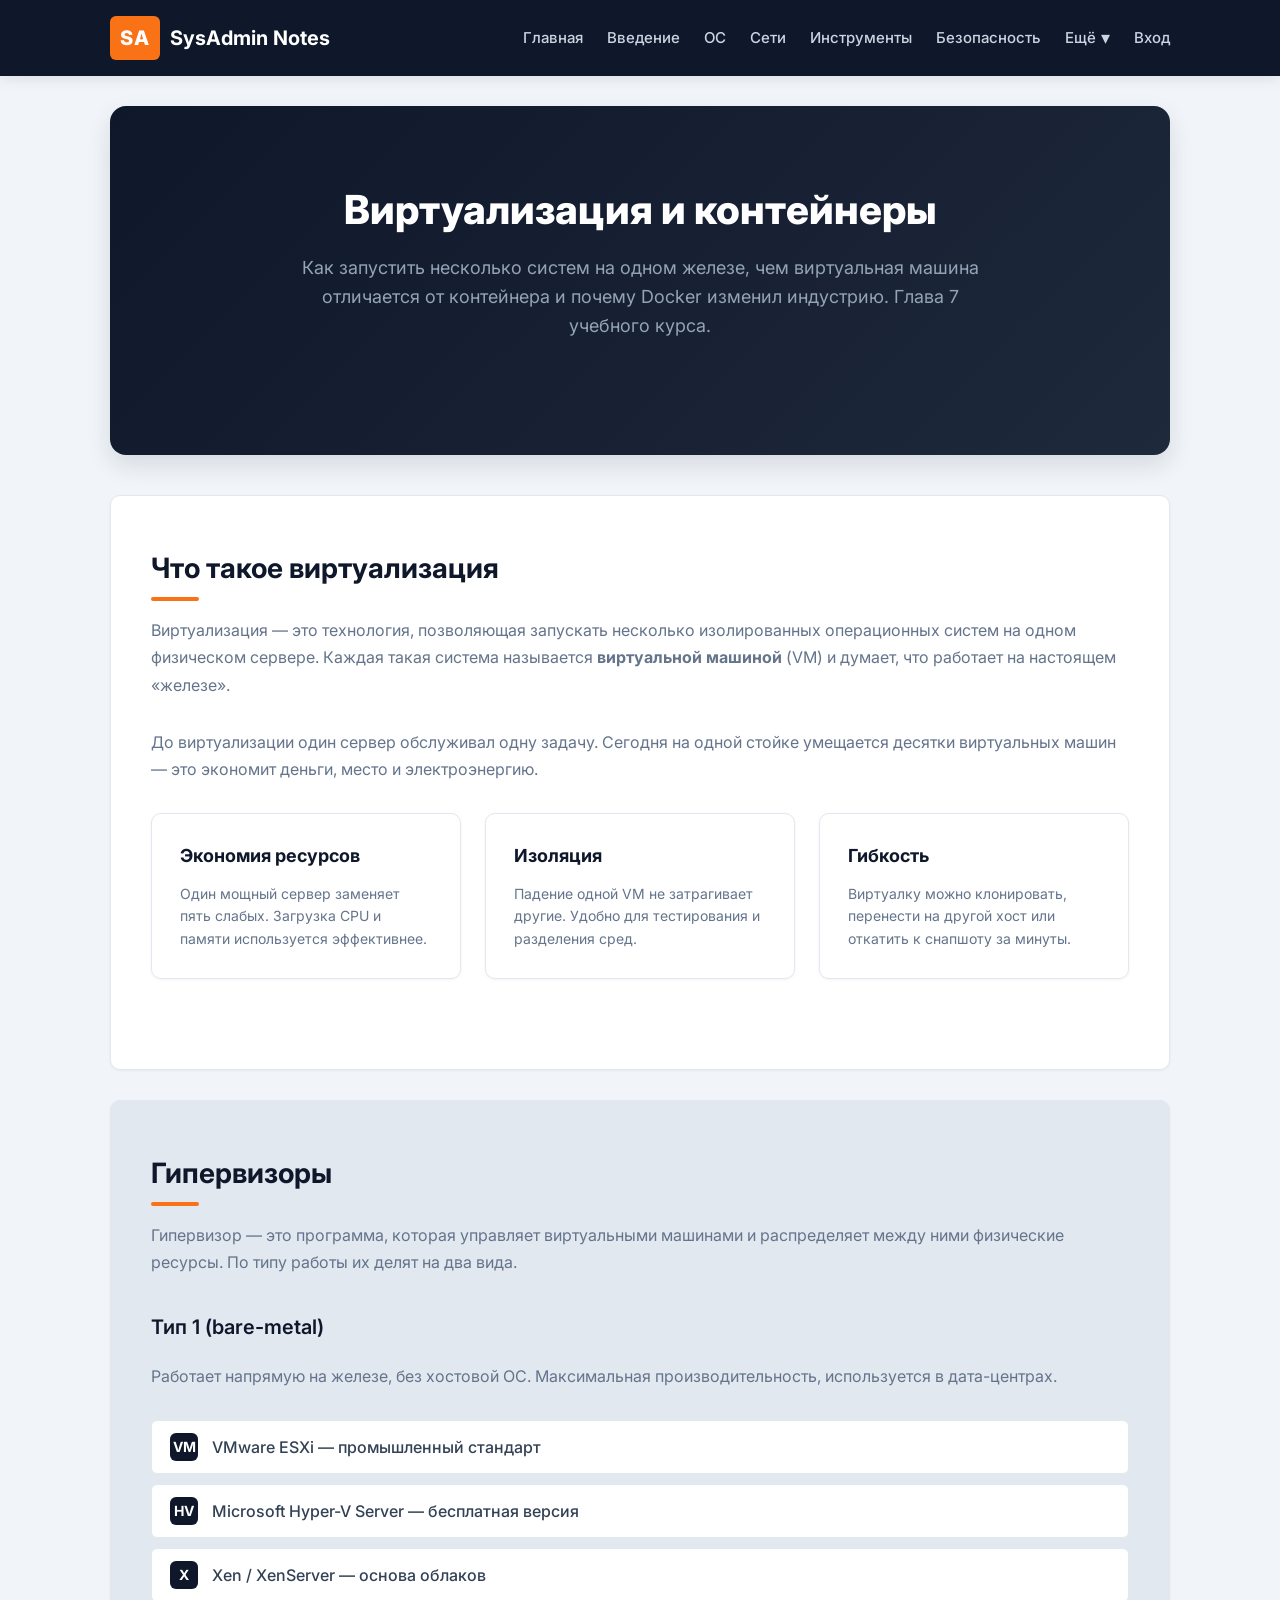
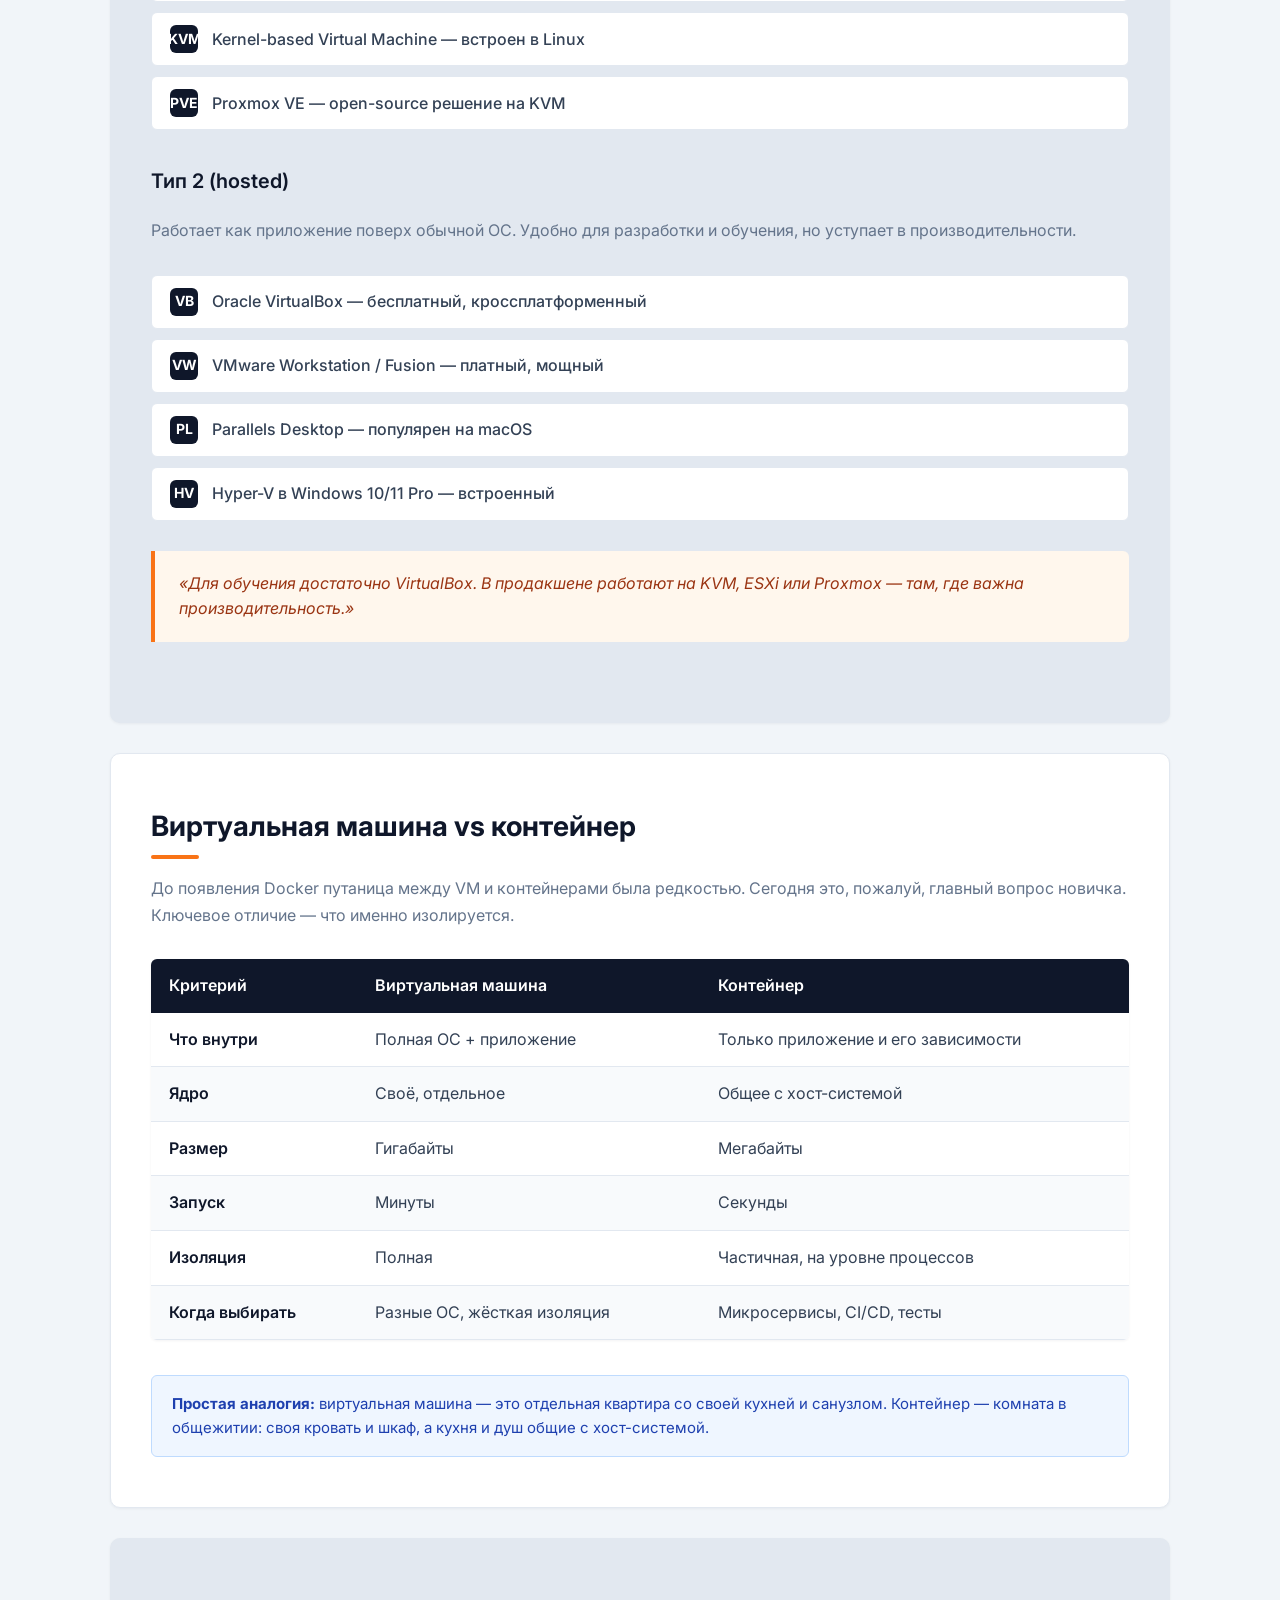
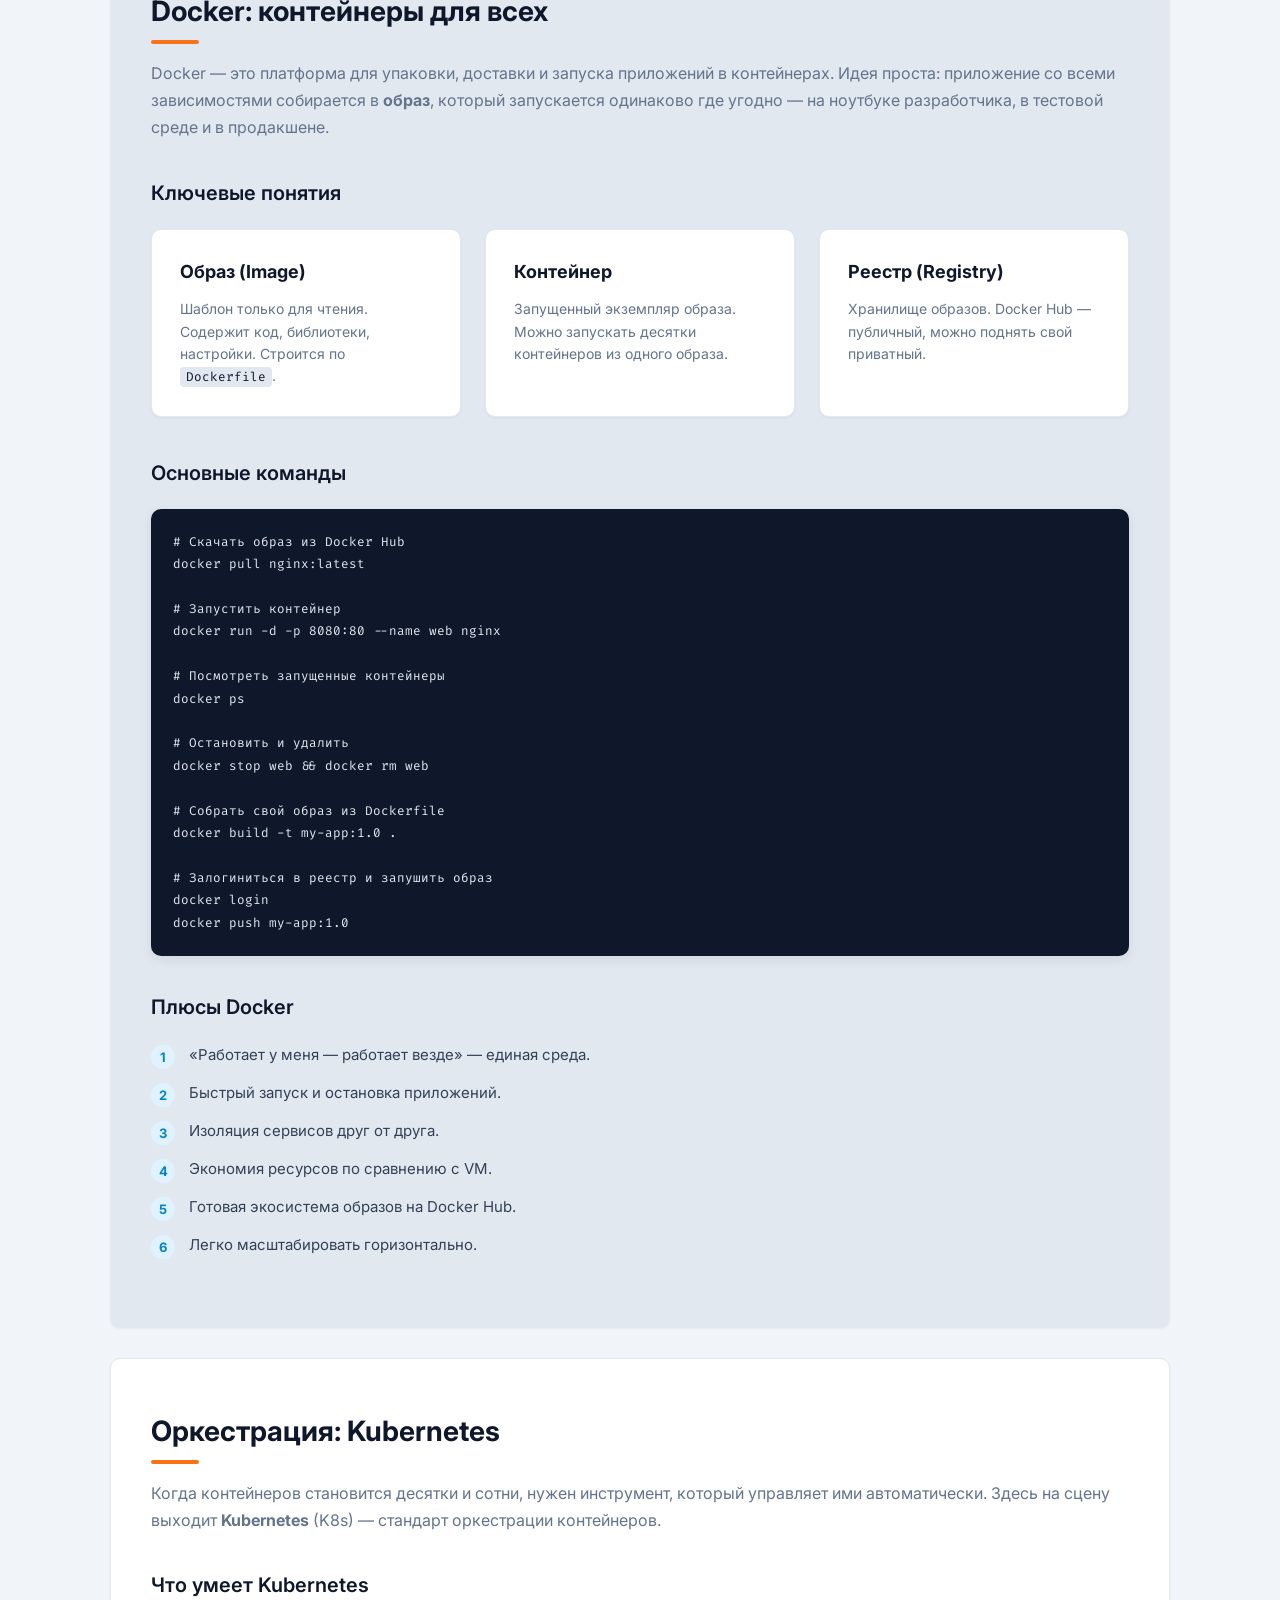
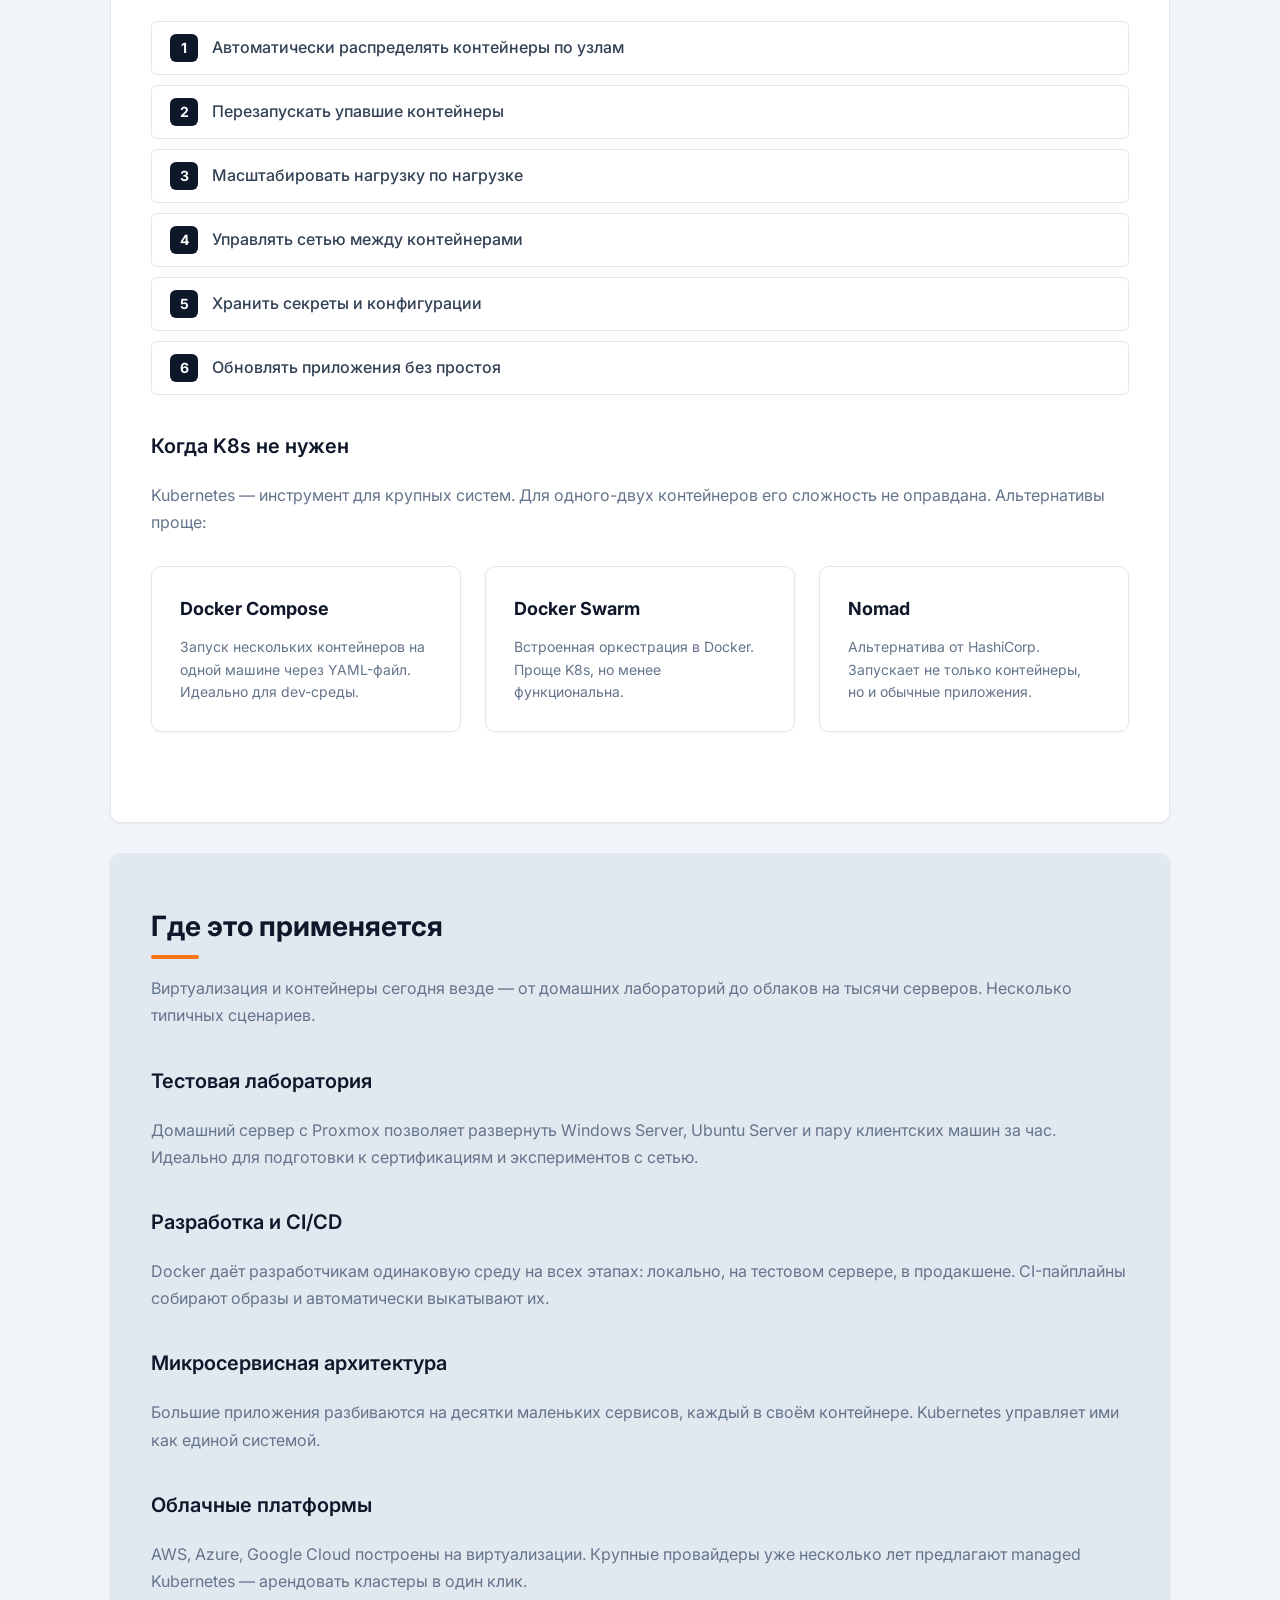
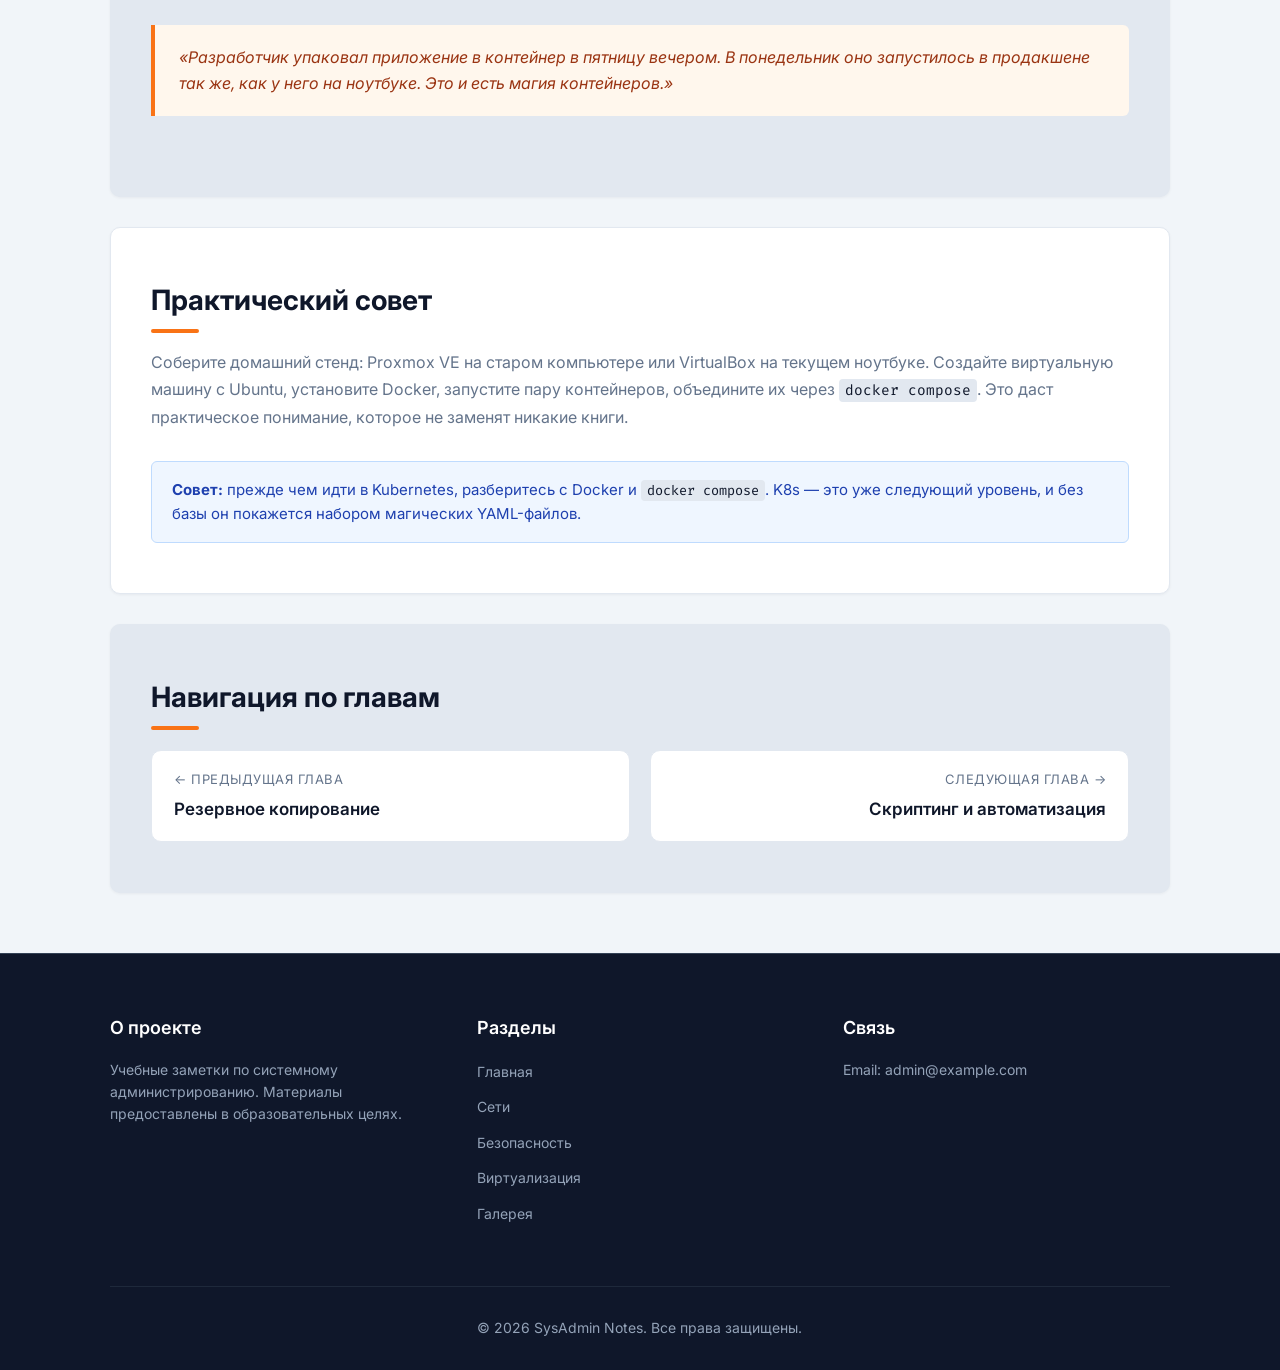
<file: project-root/html/virtualization.html>
<!DOCTYPE html>
<html lang="ru">

<head>
    <meta charset="UTF-8">
    <meta name="viewport" content="width=device-width, initial-scale=1.0">
    <link rel="stylesheet" href="../css/main.css">
    <title>Виртуализация и контейнеры &mdash; SysAdmin Notes</title>
</head>

<body>
    <header class="site-header">
        <div class="container">
            <div class="logo">
                <span class="logo-mark">SA</span>
                <span class="logo-text">SysAdmin Notes</span>
            </div>
            
            <input type="checkbox" id="menu-toggle" class="menu-toggle" hidden>
            <label for="menu-toggle" class="burger" aria-label="Открыть меню">
                <span></span><span></span><span></span>
            </label>
            
            <nav class="main-nav">
                <ul class="nav-list">
                    <li class="nav-item"><a class="nav-link" href="./index.html">Главная</a></li>
                    <li class="nav-item"><a class="nav-link" href="./intro.html">Введение</a></li>
                    <li class="nav-item"><a class="nav-link" href="./os.html">ОС</a></li>
                    <li class="nav-item"><a class="nav-link" href="./networks.html">Сети</a></li>
                    <li class="nav-item"><a class="nav-link" href="./tools.html">Инструменты</a></li>
                    <li class="nav-item"><a class="nav-link" href="./security.html">Безопасность</a></li>
                    <li class="nav-item nav-item-dropdown">
                        <a class="nav-link nav-link-dropdown" href="#more" aria-haspopup="true" aria-expanded="false">
                            Ещё <span class="dropdown-arrow">&dtrif;</span>
                        </a>
                        <ul class="dropdown-menu">
                            <li><a class="dropdown-link" href="./backup.html">Резервное копирование</a></li>
                            <li><a class="dropdown-link" href="./virtualization.html">Виртуализация</a></li>
                            <li><a class="dropdown-link" href="./automation.html">Автоматизация</a></li>
                            <li><a class="dropdown-link" href="./resources.html">Ресурсы</a></li>
                            <li><a class="dropdown-link" href="./gallery.html">Галерея</a></li>
                        </ul>
                    </li>
                    <li class="nav-item"><a class="nav-link" href="./auth.html">Вход</a></li>
                </ul>
            </nav>
        </div>
    </header>

    <main class="content">
        <section class="hero">
            <h1 class="hero-title">Виртуализация и контейнеры</h1>
            <p class="hero-subtitle">
                Как запустить несколько систем на одном железе, чем виртуальная машина
                отличается от контейнера и почему Docker изменил индустрию.
                Глава 7 учебного курса.
            </p>
        </section>

        <section class="section">
            <h2 class="section-title">Что такое виртуализация</h2>
            <p class="section-text">
                Виртуализация &mdash; это технология, позволяющая запускать несколько
                изолированных операционных систем на одном физическом сервере.
                Каждая такая система называется <strong>виртуальной машиной</strong> (VM)
                и думает, что работает на настоящем &laquo;железе&raquo;.
            </p>

            <p class="section-text">
                До виртуализации один сервер обслуживал одну задачу. Сегодня на одной
                стойке умещается десятки виртуальных машин &mdash; это экономит деньги,
                место и электроэнергию.
            </p>

            <div class="cards">
                <article class="card">
                    <h3 class="card-title">Экономия ресурсов</h3>
                    <p class="card-text">
                        Один мощный сервер заменяет пять слабых. Загрузка CPU
                        и памяти используется эффективнее.
                    </p>
                </article>
                <article class="card">
                    <h3 class="card-title">Изоляция</h3>
                    <p class="card-text">
                        Падение одной VM не затрагивает другие. Удобно для
                        тестирования и разделения сред.
                    </p>
                </article>
                <article class="card">
                    <h3 class="card-title">Гибкость</h3>
                    <p class="card-text">
                        Виртуалку можно клонировать, перенести на другой хост
                        или откатить к снапшоту за минуты.
                    </p>
                </article>
            </div>
        </section>

        <section class="section section-alt">
            <h2 class="section-title">Гипервизоры</h2>
            <p class="section-text">
                Гипервизор &mdash; это программа, которая управляет виртуальными машинами
                и распределяет между ними физические ресурсы. По типу работы их делят
                на два вида.
            </p>

            <h3 class="subsection-title">Тип 1 (bare-metal)</h3>
            <p class="section-text">
                Работает напрямую на железе, без хостовой ОС. Максимальная
                производительность, используется в дата-центрах.
            </p>
            <ul class="osi-list">
                <li class="osi-item"><span class="osi-num">VM</span> VMware ESXi &mdash; промышленный стандарт</li>
                <li class="osi-item"><span class="osi-num">HV</span> Microsoft Hyper-V Server &mdash; бесплатная версия
                </li>
                <li class="osi-item"><span class="osi-num">X</span> Xen / XenServer &mdash; основа облаков</li>
                <li class="osi-item"><span class="osi-num">KVM</span> Kernel-based Virtual Machine &mdash; встроен в
                    Linux</li>
                <li class="osi-item"><span class="osi-num">PVE</span> Proxmox VE &mdash; open-source решение на KVM</li>
            </ul>

            <h3 class="subsection-title">Тип 2 (hosted)</h3>
            <p class="section-text">
                Работает как приложение поверх обычной ОС. Удобно для разработки
                и обучения, но уступает в производительности.
            </p>
            <ul class="osi-list">
                <li class="osi-item"><span class="osi-num">VB</span> Oracle VirtualBox &mdash; бесплатный,
                    кроссплатформенный</li>
                <li class="osi-item"><span class="osi-num">VW</span> VMware Workstation / Fusion &mdash; платный, мощный
                </li>
                <li class="osi-item"><span class="osi-num">PL</span> Parallels Desktop &mdash; популярен на macOS</li>
                <li class="osi-item"><span class="osi-num">HV</span> Hyper-V в Windows 10/11 Pro &mdash; встроенный</li>
            </ul>

            <blockquote class="quote">
                &laquo;Для обучения достаточно VirtualBox. В продакшене работают на KVM,
                ESXi или Proxmox &mdash; там, где важна производительность.&raquo;
            </blockquote>
        </section>

        <section class="section">
            <h2 class="section-title">Виртуальная машина vs контейнер</h2>
            <p class="section-text">
                До появления Docker путаница между VM и контейнерами была редкостью.
                Сегодня это, пожалуй, главный вопрос новичка. Ключевое отличие &mdash;
                что именно изолируется.
            </p>

            <table class="compare-table">
                <thead>
                    <tr>
                        <th class="th-feature">Критерий</th>
                        <th class="th-windows">Виртуальная машина</th>
                        <th class="th-linux">Контейнер</th>
                    </tr>
                </thead>
                <tbody>
                    <tr>
                        <td class="td-feature">Что внутри</td>
                        <td>Полная ОС + приложение</td>
                        <td>Только приложение и его зависимости</td>
                    </tr>
                    <tr>
                        <td class="td-feature">Ядро</td>
                        <td>Своё, отдельное</td>
                        <td>Общее с хост-системой</td>
                    </tr>
                    <tr>
                        <td class="td-feature">Размер</td>
                        <td>Гигабайты</td>
                        <td>Мегабайты</td>
                    </tr>
                    <tr>
                        <td class="td-feature">Запуск</td>
                        <td>Минуты</td>
                        <td>Секунды</td>
                    </tr>
                    <tr>
                        <td class="td-feature">Изоляция</td>
                        <td>Полная</td>
                        <td>Частичная, на уровне процессов</td>
                    </tr>
                    <tr>
                        <td class="td-feature">Когда выбирать</td>
                        <td>Разные ОС, жёсткая изоляция</td>
                        <td>Микросервисы, CI/CD, тесты</td>
                    </tr>
                </tbody>
            </table>

            <p class="note">
                <ins>Простая аналогия:</ins> виртуальная машина &mdash; это отдельная квартира
                со своей кухней и санузлом. Контейнер &mdash; комната в общежитии: своя
                кровать и шкаф, а кухня и душ общие с хост-системой.
            </p>
        </section>

        <section class="section section-alt">
            <h2 class="section-title">Docker: контейнеры для всех</h2>
            <p class="section-text">
                Docker &mdash; это платформа для упаковки, доставки и запуска приложений
                в контейнерах. Идея проста: приложение со всеми зависимостями
                собирается в <strong>образ</strong>, который запускается одинаково
                где угодно &mdash; на ноутбуке разработчика, в тестовой среде и в продакшене.
            </p>

            <h3 class="subsection-title">Ключевые понятия</h3>
            <div class="cards">
                <article class="card">
                    <h3 class="card-title">Образ (Image)</h3>
                    <p class="card-text">
                        Шаблон только для чтения. Содержит код, библиотеки,
                        настройки. Строится по <code>Dockerfile</code>.
                    </p>
                </article>
                <article class="card">
                    <h3 class="card-title">Контейнер</h3>
                    <p class="card-text">
                        Запущенный экземпляр образа. Можно запускать
                        десятки контейнеров из одного образа.
                    </p>
                </article>
                <article class="card">
                    <h3 class="card-title">Реестр (Registry)</h3>
                    <p class="card-text">
                        Хранилище образов. Docker Hub &mdash; публичный,
                        можно поднять свой приватный.
                    </p>
                </article>
            </div>

            <h3 class="subsection-title">Основные команды</h3>
            <pre class="code-block"><code># Скачать образ из Docker Hub
docker pull nginx:latest

# Запустить контейнер
docker run -d -p 8080:80 --name web nginx

# Посмотреть запущенные контейнеры
docker ps

# Остановить и удалить
docker stop web && docker rm web

# Собрать свой образ из Dockerfile
docker build -t my-app:1.0 .

# Залогиниться в реестр и запушить образ
docker login
docker push my-app:1.0</code></pre>

            <h3 class="subsection-title">Плюсы Docker</h3>
            <ul class="skills-list">
                <li class="skills-item">&laquo;Работает у меня &mdash; работает везде&raquo; &mdash; единая среда.</li>
                <li class="skills-item">Быстрый запуск и остановка приложений.</li>
                <li class="skills-item">Изоляция сервисов друг от друга.</li>
                <li class="skills-item">Экономия ресурсов по сравнению с VM.</li>
                <li class="skills-item">Готовая экосистема образов на Docker Hub.</li>
                <li class="skills-item">Легко масштабировать горизонтально.</li>
            </ul>
        </section>

        <section class="section">
            <h2 class="section-title">Оркестрация: Kubernetes</h2>
            <p class="section-text">
                Когда контейнеров становится десятки и сотни, нужен инструмент,
                который управляет ими автоматически. Здесь на сцену выходит
                <strong>Kubernetes</strong> (K8s) &mdash; стандарт оркестрации контейнеров.
            </p>

            <h3 class="subsection-title">Что умеет Kubernetes</h3>
            <ul class="osi-list">
                <li class="osi-item"><span class="osi-num">1</span> Автоматически распределять контейнеры по узлам</li>
                <li class="osi-item"><span class="osi-num">2</span> Перезапускать упавшие контейнеры</li>
                <li class="osi-item"><span class="osi-num">3</span> Масштабировать нагрузку по нагрузке</li>
                <li class="osi-item"><span class="osi-num">4</span> Управлять сетью между контейнерами</li>
                <li class="osi-item"><span class="osi-num">5</span> Хранить секреты и конфигурации</li>
                <li class="osi-item"><span class="osi-num">6</span> Обновлять приложения без простоя</li>
            </ul>

            <h3 class="subsection-title">Когда K8s не нужен</h3>
            <p class="section-text">
                Kubernetes &mdash; инструмент для крупных систем. Для одного-двух
                контейнеров его сложность не оправдана. Альтернативы проще:
            </p>

            <div class="cards">
                <article class="card">
                    <h3 class="card-title">Docker Compose</h3>
                    <p class="card-text">
                        Запуск нескольких контейнеров на одной машине
                        через YAML-файл. Идеально для dev-среды.
                    </p>
                </article>
                <article class="card">
                    <h3 class="card-title">Docker Swarm</h3>
                    <p class="card-text">
                        Встроенная оркестрация в Docker. Проще K8s,
                        но менее функциональна.
                    </p>
                </article>
                <article class="card">
                    <h3 class="card-title">Nomad</h3>
                    <p class="card-text">
                        Альтернатива от HashiCorp. Запускает не только
                        контейнеры, но и обычные приложения.
                    </p>
                </article>
            </div>
        </section>

        <section class="section section-alt">
            <h2 class="section-title">Где это применяется</h2>
            <p class="section-text">
                Виртуализация и контейнеры сегодня везде &mdash; от домашних лабораторий
                до облаков на тысячи серверов. Несколько типичных сценариев.
            </p>

            <h3 class="subsection-title">Тестовая лаборатория</h3>
            <p class="section-text">
                Домашний сервер с Proxmox позволяет развернуть Windows Server,
                Ubuntu Server и пару клиентских машин за час. Идеально для подготовки
                к сертификациям и экспериментов с сетью.
            </p>

            <h3 class="subsection-title">Разработка и CI/CD</h3>
            <p class="section-text">
                Docker даёт разработчикам одинаковую среду на всех этапах:
                локально, на тестовом сервере, в продакшене. CI-пайплайны собирают
                образы и автоматически выкатывают их.
            </p>

            <h3 class="subsection-title">Микросервисная архитектура</h3>
            <p class="section-text">
                Большие приложения разбиваются на десятки маленьких сервисов,
                каждый в своём контейнере. Kubernetes управляет ими как единой
                системой.
            </p>

            <h3 class="subsection-title">Облачные платформы</h3>
            <p class="section-text">
                AWS, Azure, Google Cloud построены на виртуализации. Крупные провайдеры
                уже несколько лет предлагают managed Kubernetes &mdash; арендовать
                кластеры в один клик.
            </p>

            <blockquote class="quote">
                &laquo;Разработчик упаковал приложение в контейнер в пятницу вечером.
                В понедельник оно запустилось в продакшене так же, как у него
                на ноутбуке. Это и есть магия контейнеров.&raquo;
            </blockquote>
        </section>

        <section class="section">
            <h2 class="section-title">Практический совет</h2>
            <p class="section-text">
                Соберите домашний стенд: Proxmox VE на старом компьютере или
                VirtualBox на текущем ноутбуке. Создайте виртуальную машину с Ubuntu,
                установите Docker, запустите пару контейнеров, объедините их
                через <code>docker compose</code>. Это даст практическое понимание,
                которое не заменят никакие книги.
            </p>

            <p class="note">
                <ins>Совет:</ins> прежде чем идти в Kubernetes, разберитесь с Docker
                и <code>docker compose</code>. K8s &mdash; это уже следующий уровень,
                и без базы он покажется набором магических YAML-файлов.
            </p>
        </section>

        <section class="section section-alt">
            <h2 class="section-title">Навигация по главам</h2>
            <div class="chapter-nav">
                <a class="chapter-link chapter-link-prev" href="./backup.html">
                    <span class="chapter-label">&larr; Предыдущая глава</span>
                    <span class="chapter-title">Резервное копирование</span>
                </a>
                <a class="chapter-link chapter-link-next" href="./automation.html">
                    <span class="chapter-label">Следующая глава &rarr;</span>
                    <span class="chapter-title">Скриптинг и автоматизация</span>
                </a>
            </div>
        </section>
    </main>

    <footer class="site-footer" id="contacts">
        <div class="container footer-grid">
            <div class="footer-column">
                <h4 class="footer-title">О проекте</h4>
                <p class="footer-text">
                    Учебные заметки по системному администрированию.
                    Материалы предоставлены в образовательных целях.
                </p>
            </div>
            <div class="footer-column">
                <h4 class="footer-title">Разделы</h4>
                <ul class="footer-list">
                    <li class="footer-item"><a class="footer-link" href="./index.html">Главная</a></li>
                    <li class="footer-item"><a class="footer-link" href="./networks.html">Сети</a></li>
                    <li class="footer-item"><a class="footer-link" href="./security.html">Безопасность</a></li>
                    <li class="footer-item"><a class="footer-link" href="./virtualization.html">Виртуализация</a></li>
                    <li class="footer-item"><a class="footer-link" href="./gallery.html">Галерея</a></li>
                </ul>
            </div>
            <div class="footer-column">
                <h4 class="footer-title">Связь</h4>
                <p class="footer-text">
                    Email: <a class="footer-link" href="mailto:admin@example.com">admin@example.com</a>
                </p>
            </div>
            <div class="footer-bottom">
                <p class="copyright">&copy; 2026 SysAdmin Notes. Все права защищены.</p>
            </div>
        </div>
    </footer>
</body>

</html>
</file>
<file: project-root/css/main.css>
@import "./reset.css";
@import "./variables.css";
@import "./typography.css";
@import "./base.css";
@import "./header.css";
@import "./hero.css";
@import "./styles.css";
@import "./sections.css";
@import "./cards.css";
@import "./forms.css";
@import "./buttons.css";
@import "./links.css";
@import "./list.css";
@import "./chapters.css";
@import "./footer.css";
@import "./gallery.css";
@import "./media.css";
</file>
